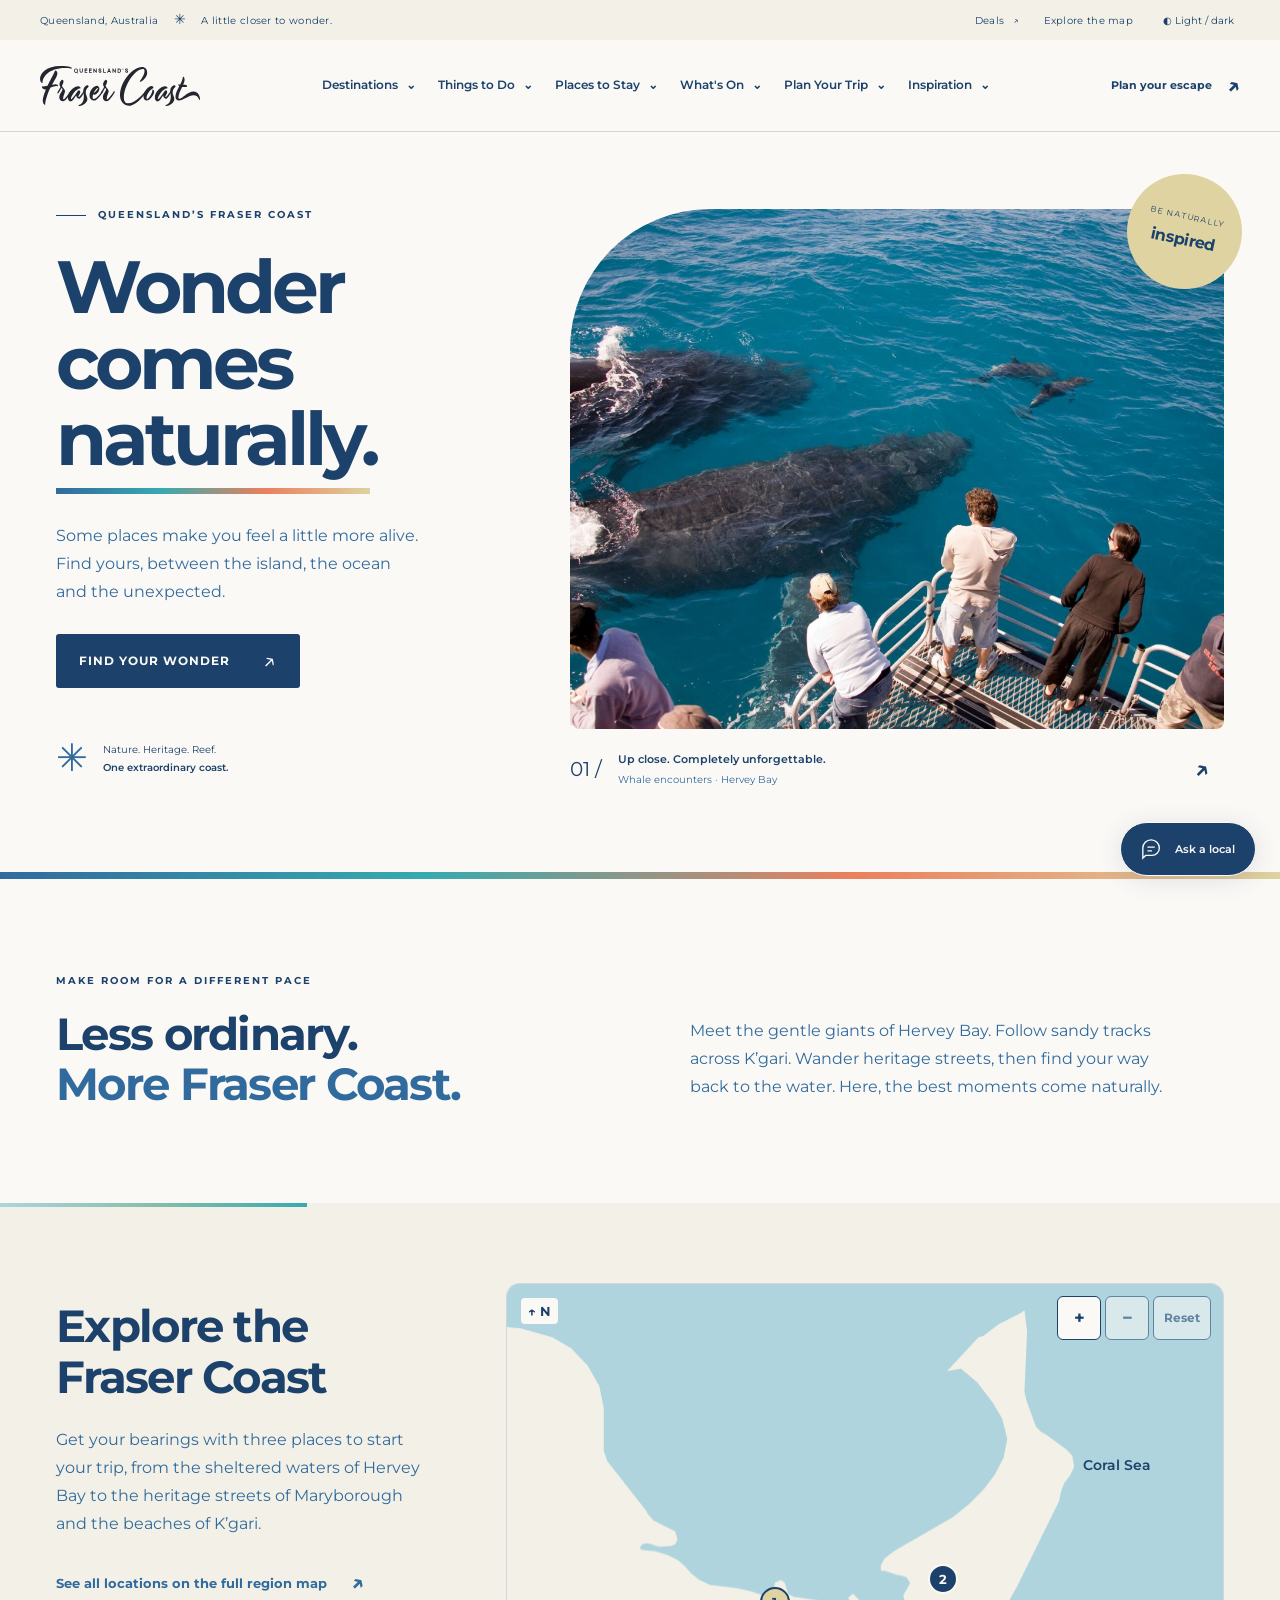
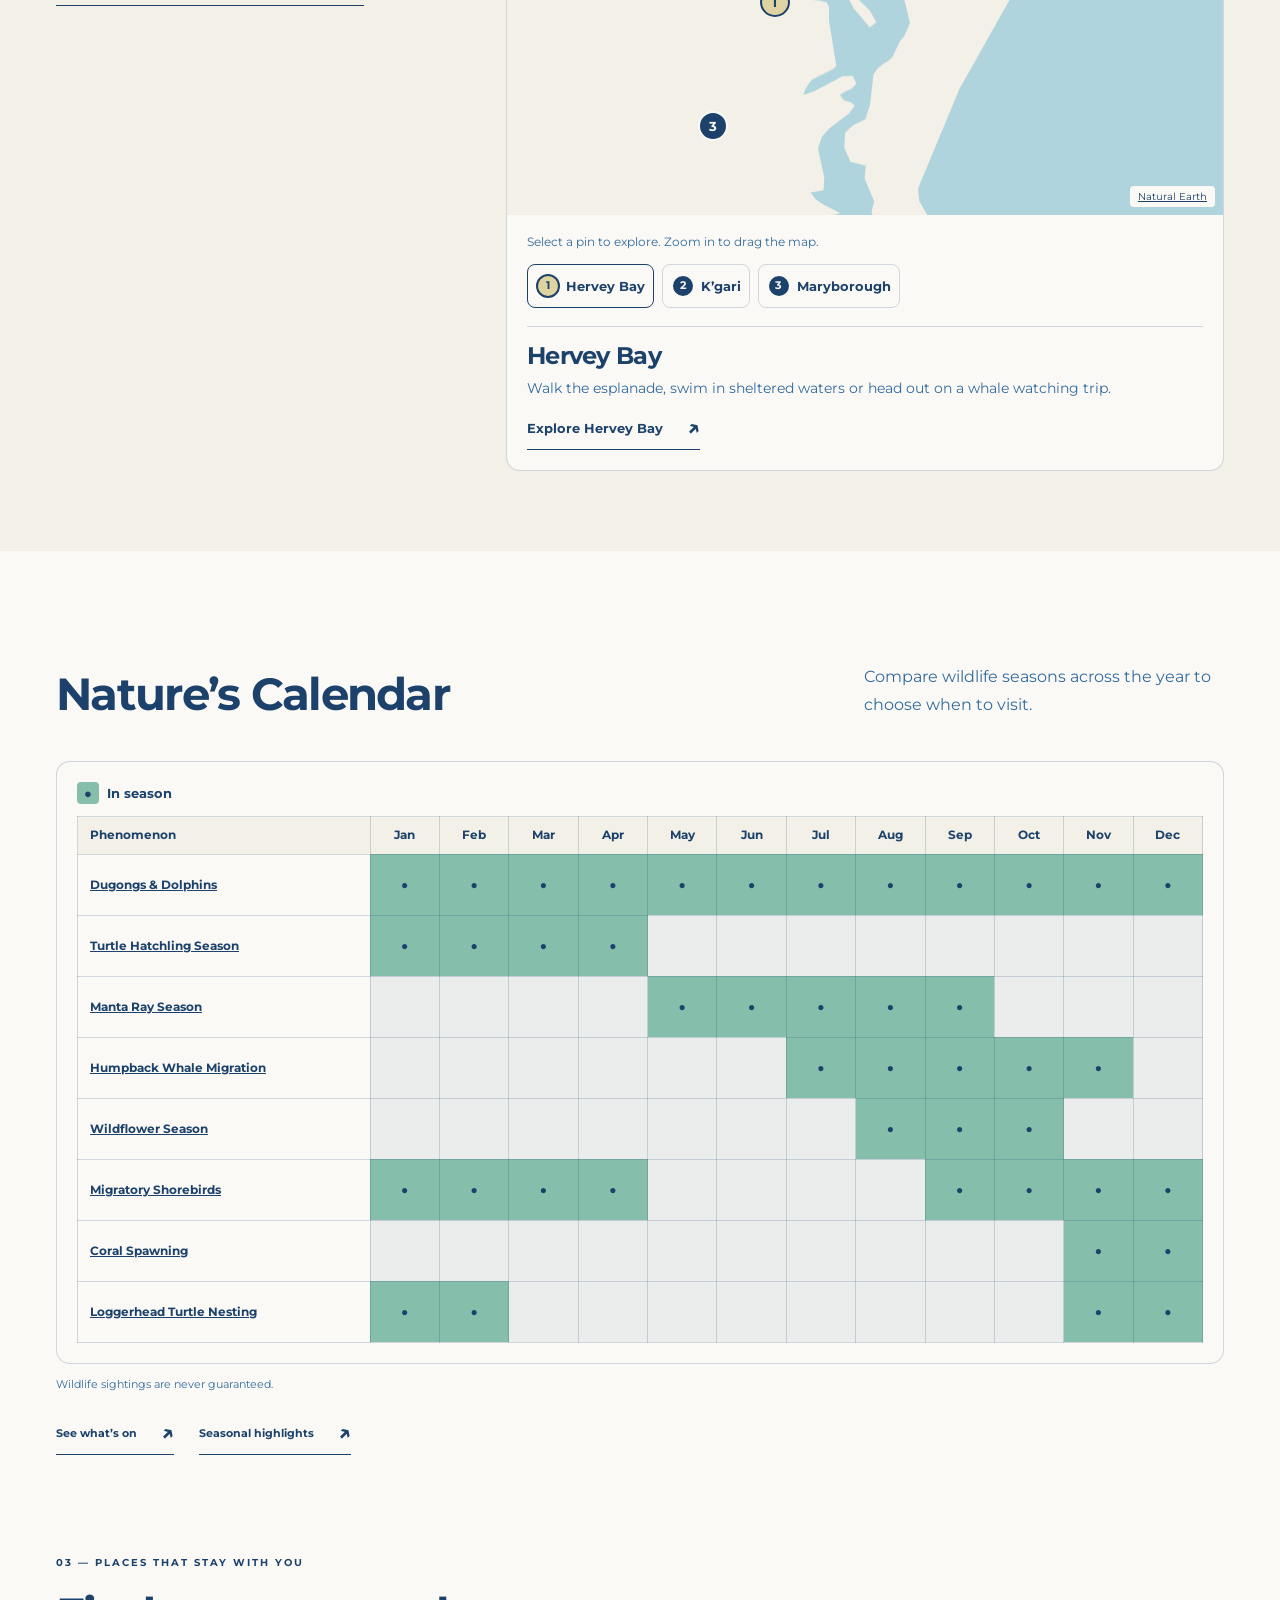
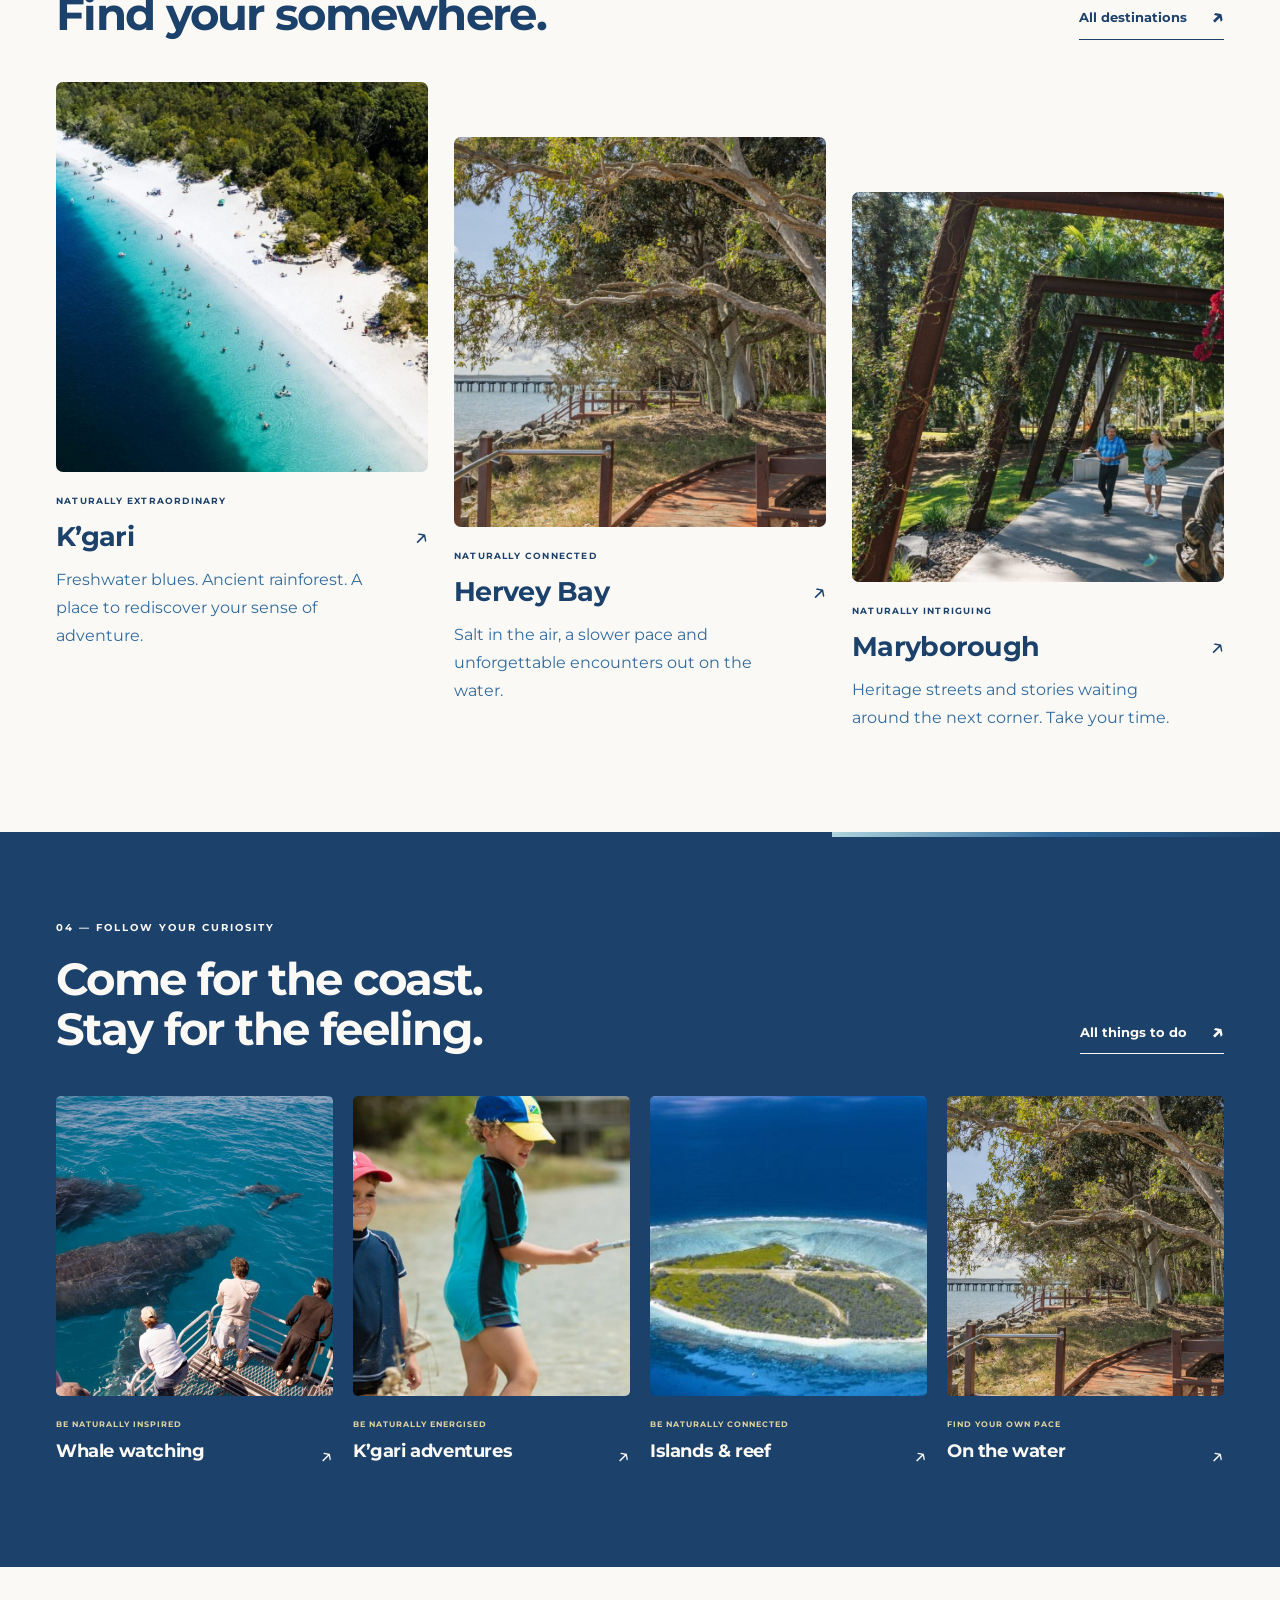
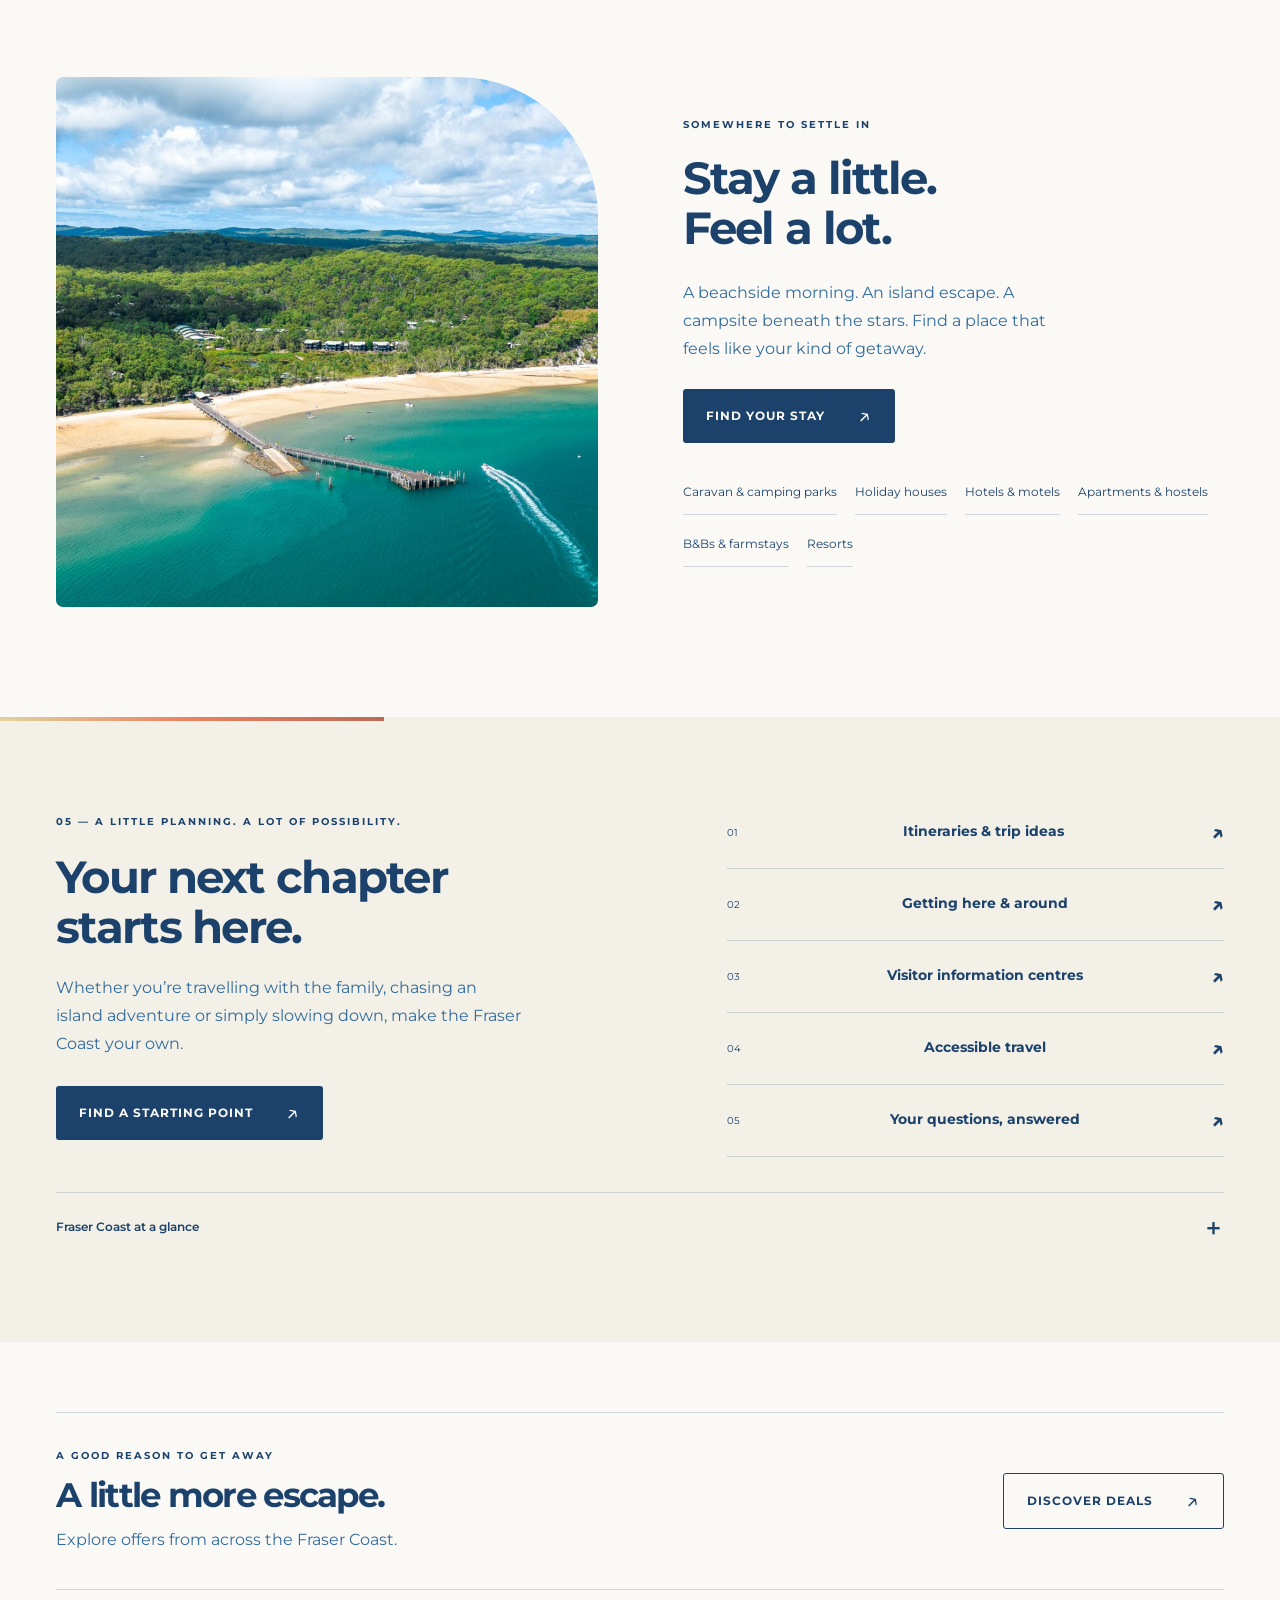
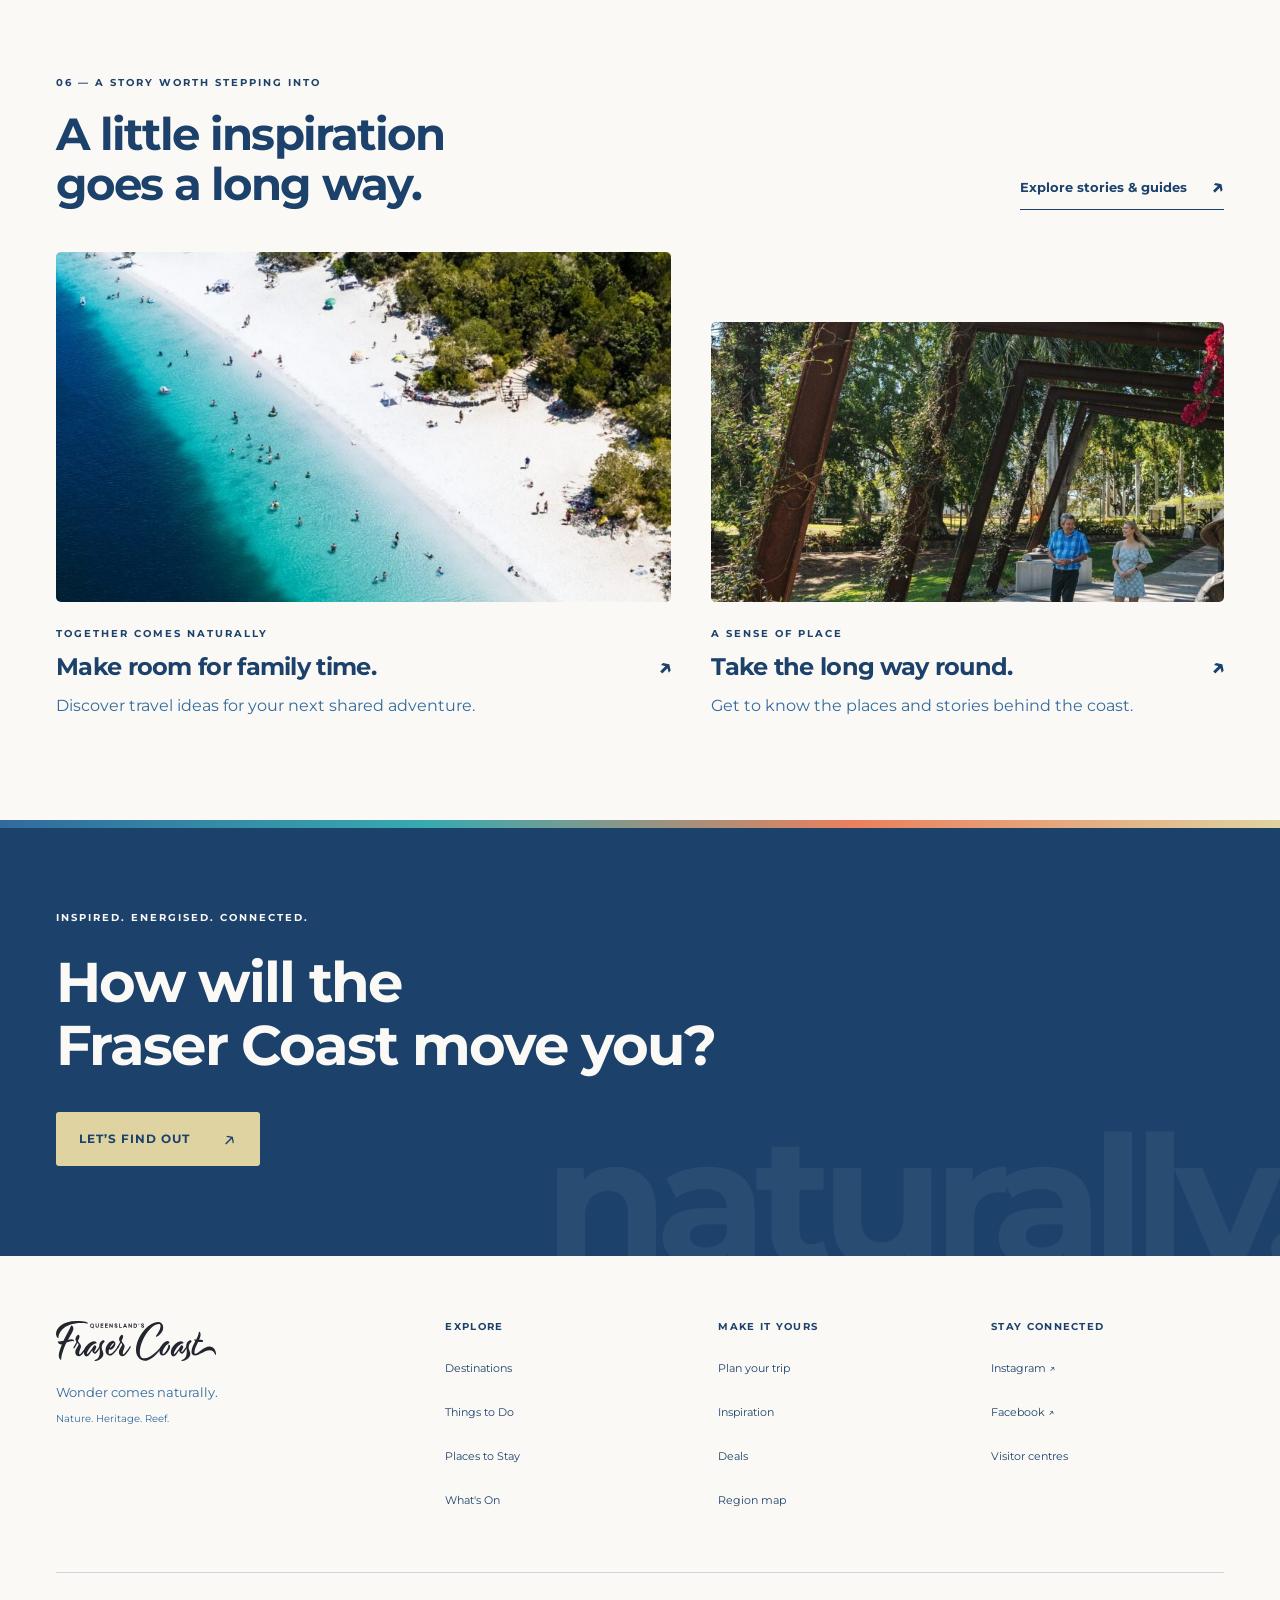
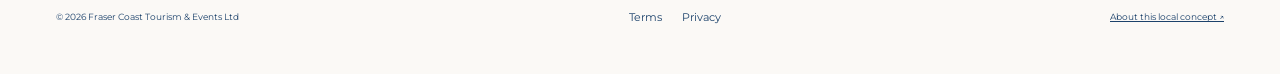
<file: index.html>
<!doctype html><html lang="en-AU" data-theme="light"><head><meta charset="utf-8"><meta name="viewport" content="width=device-width,initial-scale=1"><meta name="robots" content="noindex,nofollow"><title>Wonder comes naturally | Fraser Coast — local concept</title><meta name="description" content="A local design concept for Queensland’s Fraser Coast. Discover K’gari, Hervey Bay, heritage, reef and nature."><link rel="stylesheet" href="design.css"><script defer src="design.js"></script><script defer src="assets/region-map-data.js"></script><script defer src="region-map.js"></script></head><body>
<a href="#main" class="skip-link">Skip to content</a>
<div class="utility-strip"><span>Queensland, Australia <span class="small-sun" aria-hidden="true">✳</span> A little closer to wonder.</span><div><a class="utility-link" href="https://visitfrasercoast-com-git-dev-fcte.vercel.app/deals">Deals <span aria-hidden="true">↗</span></a><a href="#region" class="utility-link">Explore the map</a><button id="theme-toggle" aria-label="Switch to dark theme" title="Switch colour theme">◐ <span>Light / dark</span></button></div></div>
<header class="site-header"><a class="brand" href="#" aria-label="Fraser Coast home"><img src="assets/current-site-logo.svg" width="160" height="40" alt="Queensland’s Fraser Coast"></a><button id="mobile-toggle" aria-controls="primary-nav" aria-expanded="false" aria-label="Open menu"><span>Menu</span><span aria-hidden="true">☰</span></button><nav id="primary-nav" aria-label="Primary navigation"><div class="nav-hub"><button class="nav-trigger" aria-expanded="false" aria-controls="menu-destinations">Destinations <span aria-hidden="true">⌄</span></button><div class="mega-panel" id="menu-destinations" hidden><div class="mega-intro"><span class="eyebrow">Find your kind of wonder</span><h2>Destinations</h2><a class="text-link" href="https://visitfrasercoast-com-git-dev-fcte.vercel.app/destinations">View all Destinations <span aria-hidden="true">↗</span></a><aside><a class="text-link" href="https://visitfrasercoast-com-git-dev-fcte.vercel.app/destinations/map">Explore the region map <span aria-hidden="true">↗</span></a><p>See towns, beaches, attractions and operators on one interactive map.</p></aside></div><div class="mega-groups"><section><h3>Popular towns</h3><ul><li><a class="menu-link" href="https://visitfrasercoast-com-git-dev-fcte.vercel.app/destinations/hervey-bay">Hervey Bay <span aria-hidden="true">↗</span></a></li><li><a class="menu-link" href="https://visitfrasercoast-com-git-dev-fcte.vercel.app/destinations/maryborough">Maryborough <span aria-hidden="true">↗</span></a></li><li><a class="menu-link" href="https://visitfrasercoast-com-git-dev-fcte.vercel.app/destinations/tiaro">Tiaro <span aria-hidden="true">↗</span></a></li></ul></section><section><h3>More towns</h3><ul><li><a class="menu-link" href="https://visitfrasercoast-com-git-dev-fcte.vercel.app/destinations/burrum-heads">Burrum Heads <span aria-hidden="true">↗</span></a></li><li><a class="menu-link" href="https://visitfrasercoast-com-git-dev-fcte.vercel.app/destinations/toogoom">Toogoom <span aria-hidden="true">↗</span></a></li><li><a class="menu-link" href="https://visitfrasercoast-com-git-dev-fcte.vercel.app/destinations/river-heads">River Heads <span aria-hidden="true">↗</span></a></li><li><a class="menu-link" href="https://visitfrasercoast-com-git-dev-fcte.vercel.app/destinations/howard">Howard <span aria-hidden="true">↗</span></a></li><li><a class="menu-link" href="https://visitfrasercoast-com-git-dev-fcte.vercel.app/destinations/boonooroo">Boonooroo <span aria-hidden="true">↗</span></a></li><li><a class="menu-link" href="https://visitfrasercoast-com-git-dev-fcte.vercel.app/destinations/poona">Poona <span aria-hidden="true">↗</span></a></li><li><a class="menu-link" href="https://visitfrasercoast-com-git-dev-fcte.vercel.app/destinations/torbanlea">Torbanlea <span aria-hidden="true">↗</span></a></li></ul></section><section><h3>Islands &amp; gateways</h3><ul><li><a class="menu-link" href="https://visitfrasercoast-com-git-dev-fcte.vercel.app/destinations/kgari-fraser-island">K&#39;gari (Fraser Island) <span aria-hidden="true">↗</span></a></li><li><a class="menu-link" href="https://visitfrasercoast-com-git-dev-fcte.vercel.app/destinations/lady-elliot-island">Lady Elliot Island <span aria-hidden="true">↗</span></a></li><li><a class="menu-link" href="https://visitfrasercoast-com-git-dev-fcte.vercel.app/destinations/lady-musgrave-island">Lady Musgrave Island <span aria-hidden="true">↗</span></a></li><li><a class="menu-link" href="https://visitfrasercoast-com-git-dev-fcte.vercel.app/destinations/great-sandy-strait">Great Sandy Strait <span aria-hidden="true">↗</span></a></li><li><a class="menu-link" href="https://visitfrasercoast-com-git-dev-fcte.vercel.app/destinations/tin-can-bay">Tin Can Bay <span aria-hidden="true">↗</span></a></li><li><a class="menu-link" href="https://visitfrasercoast-com-git-dev-fcte.vercel.app/destinations/rainbow-beach">Rainbow Beach <span aria-hidden="true">↗</span></a></li></ul></section></div></div></div><div class="nav-hub"><button class="nav-trigger" aria-expanded="false" aria-controls="menu-things-to-do">Things to Do <span aria-hidden="true">⌄</span></button><div class="mega-panel" id="menu-things-to-do" hidden><div class="mega-intro"><span class="eyebrow">Find your kind of wonder</span><h2>Things to Do</h2><a class="text-link" href="https://visitfrasercoast-com-git-dev-fcte.vercel.app/things-to-do">View all Things to Do <span aria-hidden="true">↗</span></a></div><div class="mega-groups"><section><h3>By experience</h3><ul><li><a class="menu-link" href="https://visitfrasercoast-com-git-dev-fcte.vercel.app/things-to-do/whale-watching">Whale watching <span aria-hidden="true">↗</span></a></li><li><a class="menu-link" href="https://visitfrasercoast-com-git-dev-fcte.vercel.app/things-to-do/camping-caravanning">Camping &amp; caravanning <span aria-hidden="true">↗</span></a></li><li><a class="menu-link" href="https://visitfrasercoast-com-git-dev-fcte.vercel.app/things-to-do/diving-reefs">Diving &amp; reefs <span aria-hidden="true">↗</span></a></li><li><a class="menu-link" href="https://visitfrasercoast-com-git-dev-fcte.vercel.app/things-to-do/fishing">Fishing <span aria-hidden="true">↗</span></a></li><li><a class="menu-link" href="https://visitfrasercoast-com-git-dev-fcte.vercel.app/things-to-do/kgari-4wd">4WD on K&#39;gari <span aria-hidden="true">↗</span></a></li><li><a class="menu-link" href="https://visitfrasercoast-com-git-dev-fcte.vercel.app/things-to-do/beaches">Beaches <span aria-hidden="true">↗</span></a></li></ul></section><section><h3>More to do</h3><ul><li><a class="menu-link" href="https://visitfrasercoast-com-git-dev-fcte.vercel.app/things-to-do/sailing">Boating &amp; sailing <span aria-hidden="true">↗</span></a></li><li><a class="menu-link" href="https://visitfrasercoast-com-git-dev-fcte.vercel.app/things-to-do/nature-wildlife">Nature &amp; wildlife <span aria-hidden="true">↗</span></a></li><li><a class="menu-link" href="https://visitfrasercoast-com-git-dev-fcte.vercel.app/things-to-do/walking-trails">Walking &amp; rail trails <span aria-hidden="true">↗</span></a></li><li><a class="menu-link" href="https://visitfrasercoast-com-git-dev-fcte.vercel.app/things-to-do/heritage-military">Heritage &amp; military <span aria-hidden="true">↗</span></a></li><li><a class="menu-link" href="https://visitfrasercoast-com-git-dev-fcte.vercel.app/things-to-do/markets">Markets <span aria-hidden="true">↗</span></a></li><li><a class="menu-link" href="https://visitfrasercoast-com-git-dev-fcte.vercel.app/things-to-do/dining">Dining &amp; food <span aria-hidden="true">↗</span></a></li></ul></section><section><h3>Operators</h3><ul><li><a class="menu-link" href="https://visitfrasercoast-com-git-dev-fcte.vercel.app/operators">Operators directory <span aria-hidden="true">↗</span></a></li></ul></section></div></div></div><div class="nav-hub"><button class="nav-trigger" aria-expanded="false" aria-controls="menu-places-to-stay">Places to Stay <span aria-hidden="true">⌄</span></button><div class="mega-panel" id="menu-places-to-stay" hidden><div class="mega-intro"><span class="eyebrow">Find your kind of wonder</span><h2>Places to Stay</h2><a class="text-link" href="https://visitfrasercoast-com-git-dev-fcte.vercel.app/where-to-stay">View all Places to Stay <span aria-hidden="true">↗</span></a></div><div class="mega-groups"><section><h3>Where to stay</h3><ul><li><a class="menu-link" href="https://visitfrasercoast-com-git-dev-fcte.vercel.app/where-to-stay/caravan-parks">Caravan &amp; camping parks <span aria-hidden="true">↗</span></a></li><li><a class="menu-link" href="https://visitfrasercoast-com-git-dev-fcte.vercel.app/where-to-stay/holiday-houses">Holiday houses <span aria-hidden="true">↗</span></a></li><li><a class="menu-link" href="https://visitfrasercoast-com-git-dev-fcte.vercel.app/where-to-stay/hotels-motels">Hotels &amp; motels <span aria-hidden="true">↗</span></a></li><li><a class="menu-link" href="https://visitfrasercoast-com-git-dev-fcte.vercel.app/where-to-stay/apartments-hostels">Apartments &amp; hostels <span aria-hidden="true">↗</span></a></li><li><a class="menu-link" href="https://visitfrasercoast-com-git-dev-fcte.vercel.app/where-to-stay/bed-breakfast-farmstays">B&amp;Bs &amp; farmstays <span aria-hidden="true">↗</span></a></li><li><a class="menu-link" href="https://visitfrasercoast-com-git-dev-fcte.vercel.app/where-to-stay/resorts">Resorts <span aria-hidden="true">↗</span></a></li></ul></section><section><h3>Operators</h3><ul><li><a class="menu-link" href="https://visitfrasercoast-com-git-dev-fcte.vercel.app/operators">Operators directory <span aria-hidden="true">↗</span></a></li></ul></section></div></div></div><div class="nav-hub"><button class="nav-trigger" aria-expanded="false" aria-controls="menu-whats-on">What&#39;s On <span aria-hidden="true">⌄</span></button><div class="mega-panel" id="menu-whats-on" hidden><div class="mega-intro"><span class="eyebrow">Find your kind of wonder</span><h2>What&#39;s On</h2><a class="text-link" href="https://visitfrasercoast-com-git-dev-fcte.vercel.app/events">View all What&#39;s On <span aria-hidden="true">↗</span></a></div><div class="mega-groups"><section><h3>Events</h3><ul><li><a class="menu-link" href="https://visitfrasercoast-com-git-dev-fcte.vercel.app/events">All events <span aria-hidden="true">↗</span></a></li><li><a class="menu-link" href="https://visitfrasercoast-com-git-dev-fcte.vercel.app/seasons">Seasonal highlights <span aria-hidden="true">↗</span></a></li></ul></section></div></div></div><div class="nav-hub"><button class="nav-trigger" aria-expanded="false" aria-controls="menu-plan-your-trip">Plan Your Trip <span aria-hidden="true">⌄</span></button><div class="mega-panel" id="menu-plan-your-trip" hidden><div class="mega-intro"><span class="eyebrow">Find your kind of wonder</span><h2>Plan Your Trip</h2><a class="text-link" href="https://visitfrasercoast-com-git-dev-fcte.vercel.app/plan-your-trip">View all Plan Your Trip <span aria-hidden="true">↗</span></a></div><div class="mega-groups"><section><h3>Getting here &amp; around</h3><ul><li><a class="menu-link" href="https://visitfrasercoast-com-git-dev-fcte.vercel.app/plan-your-trip/getting-here">Getting here <span aria-hidden="true">↗</span></a></li><li><a class="menu-link" href="https://visitfrasercoast-com-git-dev-fcte.vercel.app/plan-your-trip/getting-around">Getting around <span aria-hidden="true">↗</span></a></li><li><a class="menu-link" href="https://visitfrasercoast-com-git-dev-fcte.vercel.app/plan-your-trip/kgari-ferries">K&#39;gari ferries <span aria-hidden="true">↗</span></a></li><li><a class="menu-link" href="https://visitfrasercoast-com-git-dev-fcte.vercel.app/plan-your-trip/kgari-permits">K&#39;gari permits <span aria-hidden="true">↗</span></a></li></ul></section><section><h3>Know before you go</h3><ul><li><a class="menu-link" href="https://visitfrasercoast-com-git-dev-fcte.vercel.app/plan-your-trip/dingo-safety">Dingo safety <span aria-hidden="true">↗</span></a></li><li><a class="menu-link" href="https://visitfrasercoast-com-git-dev-fcte.vercel.app/plan-your-trip/weather">Weather <span aria-hidden="true">↗</span></a></li><li><a class="menu-link" href="https://visitfrasercoast-com-git-dev-fcte.vercel.app/plan-your-trip/visitor-centres">Visitor centres <span aria-hidden="true">↗</span></a></li><li><a class="menu-link" href="https://visitfrasercoast-com-git-dev-fcte.vercel.app/plan-your-trip/accessibility">Accessibility <span aria-hidden="true">↗</span></a></li><li><a class="menu-link" href="https://visitfrasercoast-com-git-dev-fcte.vercel.app/plan-your-trip/maps">Maps <span aria-hidden="true">↗</span></a></li></ul></section><section><h3>Plan with us</h3><ul><li><a class="menu-link" href="https://visitfrasercoast-com-git-dev-fcte.vercel.app/itineraries">Itineraries <span aria-hidden="true">↗</span></a></li><li><a class="menu-link" href="https://visitfrasercoast-com-git-dev-fcte.vercel.app/faqs">FAQs <span aria-hidden="true">↗</span></a></li></ul></section></div></div></div><div class="nav-hub"><button class="nav-trigger" aria-expanded="false" aria-controls="menu-inspiration">Inspiration <span aria-hidden="true">⌄</span></button><div class="mega-panel" id="menu-inspiration" hidden><div class="mega-intro"><span class="eyebrow">Find your kind of wonder</span><h2>Inspiration</h2><a class="text-link" href="https://visitfrasercoast-com-git-dev-fcte.vercel.app/stories">View all Inspiration <span aria-hidden="true">↗</span></a></div><div class="mega-groups"><section><h3>Travel ideas</h3><ul><li><a class="menu-link" href="https://visitfrasercoast-com-git-dev-fcte.vercel.app/travel-ideas/families">For families <span aria-hidden="true">↗</span></a></li></ul></section><section><h3>Stories &amp; guides</h3><ul><li><a class="menu-link" href="https://visitfrasercoast-com-git-dev-fcte.vercel.app/stories">All stories <span aria-hidden="true">↗</span></a></li></ul></section></div></div></div></nav><a class="header-plan" href="#plan">Plan your escape <span aria-hidden="true">↗</span></a></header>
<main id="main">
<section class="hero wrap" data-template-section="hero"><div class="hero-copy"><div class="eyebrow"><span class="line"></span> Queensland’s Fraser Coast</div><h1>Wonder<br>comes<br><span>naturally.</span></h1><p>Some places make you feel a little more alive.<br class="desktop"> Find yours, between the island, the ocean<br class="desktop"> and the unexpected.</p><a class="button primary" href="#destinations">Find your wonder <span aria-hidden="true">↗</span></a><div class="hero-note"><span class="compass" aria-hidden="true">✳</span><span>Nature. Heritage. Reef.<br><strong>One extraordinary coast.</strong></span></div></div><figure class="hero-image"><img src="assets/hero.jpg" alt="Visitors watching humpback whales beside their boat in Fraser Coast waters" fetchpriority="high"><figcaption><span class="image-number">01 /</span><span>Up close. Completely unforgettable.<small>Whale encounters · Hervey Bay</small></span><a href="https://visitfrasercoast-com-git-dev-fcte.vercel.app/things-to-do/whale-watching" aria-label="Explore whale watching">↗</a></figcaption></figure><div class="hero-stamp" aria-hidden="true">BE NATURALLY<br><strong>inspired</strong></div></section>
<div class="brand-ribbon" aria-hidden="true"></div>
<section class="intro wrap"><span class="eyebrow">Make room for a different pace</span><h2>Less ordinary.<br><span>More Fraser Coast.</span></h2><p>Meet the gentle giants of Hervey Bay. Follow sandy tracks across K’gari. Wander heritage streets, then find your way back to the water. Here, the best moments come naturally.</p></section>
<section class="region-section" id="region" data-template-section="region-map">
 <div class="wrap region-layout">
  <div class="region-copy">
   <h2 id="map-title">Explore the Fraser Coast</h2>
   <p>Get your bearings with three places to start your trip, from the sheltered waters of Hervey Bay to the heritage streets of Maryborough and the beaches of K’gari.</p>
   <p><a class="text-link" href="https://visitfrasercoast-com-git-dev-fcte.vercel.app/destinations/map">See all locations on the full region map <span aria-hidden="true">↗</span></a></p>
  </div>
  <div class="homepage-map" role="group" aria-labelledby="map-title">
 <div class="map-viewport" role="group" tabindex="0" aria-label="Region map. Use arrow keys to pan when zoomed in." aria-describedby="map-instructions">
  <canvas class="map-canvas" aria-hidden="true"></canvas>
  <span class="map-north" aria-hidden="true">↑ N</span>
  <span class="map-water-label" aria-hidden="true">Coral Sea</span>
  <button class="map-pin" type="button" data-place="hervey-bay" data-lat="-25.2882" data-lng="152.8175" aria-label="Hervey Bay on the map" aria-controls="map-place-details" aria-pressed="true"><span aria-hidden="true">1</span></button><button class="map-pin" type="button" data-place="kgari-fraser-island" data-lat="-25.24" data-lng="153.13" aria-label="K’gari on the map" aria-controls="map-place-details" aria-pressed="false"><span aria-hidden="true">2</span></button><button class="map-pin" type="button" data-place="maryborough" data-lat="-25.5407" data-lng="152.7019" aria-label="Maryborough on the map" aria-controls="map-place-details" aria-pressed="false"><span aria-hidden="true">3</span></button>
  <div class="map-controls" aria-label="Map controls" role="group">
   <button type="button" data-map-action="zoom-in" aria-label="Zoom in">+</button>
   <button type="button" data-map-action="zoom-out" aria-label="Zoom out" disabled>−</button>
   <button type="button" data-map-action="reset" aria-label="Reset map view" disabled>Reset</button>
  </div>
  <a class="map-credit" href="https://www.naturalearthdata.com/downloads/10m-physical-vectors/10m-land/">Natural Earth</a>
 </div>
 <div class="map-content">
  <p id="map-instructions">Select a pin to explore. Zoom in to drag the map.</p>
  <div class="map-places" role="group" aria-label="Featured places">
   <button type="button" data-place="hervey-bay" aria-controls="map-place-details" aria-pressed="true"><span aria-hidden="true">1</span>Hervey Bay</button><button type="button" data-place="kgari-fraser-island" aria-controls="map-place-details" aria-pressed="false"><span aria-hidden="true">2</span>K’gari</button><button type="button" data-place="maryborough" aria-controls="map-place-details" aria-pressed="false"><span aria-hidden="true">3</span>Maryborough</button>
  </div>
  <div id="map-place-details" aria-live="polite">
   <article data-place-details="hervey-bay"><h3>Hervey Bay</h3><p>Walk the esplanade, swim in sheltered waters or head out on a whale watching trip.</p><a class="text-link" href="https://visitfrasercoast-com-git-dev-fcte.vercel.app/destinations/hervey-bay">Explore Hervey Bay <span aria-hidden="true">↗</span></a></article><article data-place-details="kgari-fraser-island" hidden><h3>K’gari</h3><p>Explore freshwater lakes, rainforest and long beaches on the world’s largest sand island.</p><a class="text-link" href="https://visitfrasercoast-com-git-dev-fcte.vercel.app/destinations/kgari-fraser-island">Explore K’gari <span aria-hidden="true">↗</span></a></article><article data-place-details="maryborough" hidden><h3>Maryborough</h3><p>Discover heritage streets and stories along the Mary River.</p><a class="text-link" href="https://visitfrasercoast-com-git-dev-fcte.vercel.app/destinations/maryborough">Explore Maryborough <span aria-hidden="true">↗</span></a></article>
  </div>
 </div>
</div>
 </div>
</section>
<section class="season wrap" id="season" data-template-section="season-events">
 <div class="section-heading">
  <h2>Nature’s Calendar</h2>
  <p>Compare wildlife seasons across the year to choose when to visit.</p>
 </div>
 <div class="calendar-overview">
  <div class="calendar-legend"><span aria-hidden="true">●</span> In season</div>
  <table role="table" aria-label="Nature’s Calendar, January to December" class="cms-nature-calendar__grid"><thead role="rowgroup"><tr role="row"><th role="columnheader" scope="col" class="cms-nature-calendar__rowhead">Phenomenon</th><th role="columnheader" scope="col" aria-label="January" title="January">Jan</th><th role="columnheader" scope="col" aria-label="February" title="February">Feb</th><th role="columnheader" scope="col" aria-label="March" title="March">Mar</th><th role="columnheader" scope="col" aria-label="April" title="April">Apr</th><th role="columnheader" scope="col" aria-label="May" title="May">May</th><th role="columnheader" scope="col" aria-label="June" title="June">Jun</th><th role="columnheader" scope="col" aria-label="July" title="July">Jul</th><th role="columnheader" scope="col" aria-label="August" title="August">Aug</th><th role="columnheader" scope="col" aria-label="September" title="September">Sep</th><th role="columnheader" scope="col" aria-label="October" title="October">Oct</th><th role="columnheader" scope="col" aria-label="November" title="November">Nov</th><th role="columnheader" scope="col" aria-label="December" title="December">Dec</th></tr></thead><tbody role="rowgroup"><tr role="row"><th role="rowheader" scope="row" class="cms-nature-calendar__rowhead"><a href="https://visitfrasercoast-com-git-dev-fcte.vercel.app/events/natures-calendar-dugongs-dolphins">Dugongs &amp; Dolphins</a><span class="cms-nature-calendar__blurb">The Great Sandy Strait is home to dugongs and dolphins year-round — one of the most important dugong habitats in the world.</span></th><td role="cell" data-on="true" aria-label="January: in season"><span aria-hidden="true">●</span></td><td role="cell" data-on="true" aria-label="February: in season"><span aria-hidden="true">●</span></td><td role="cell" data-on="true" aria-label="March: in season"><span aria-hidden="true">●</span></td><td role="cell" data-on="true" aria-label="April: in season"><span aria-hidden="true">●</span></td><td role="cell" data-on="true" aria-label="May: in season"><span aria-hidden="true">●</span></td><td role="cell" data-on="true" aria-label="June: in season"><span aria-hidden="true">●</span></td><td role="cell" data-on="true" aria-label="July: in season"><span aria-hidden="true">●</span></td><td role="cell" data-on="true" aria-label="August: in season"><span aria-hidden="true">●</span></td><td role="cell" data-on="true" aria-label="September: in season"><span aria-hidden="true">●</span></td><td role="cell" data-on="true" aria-label="October: in season"><span aria-hidden="true">●</span></td><td role="cell" data-on="true" aria-label="November: in season"><span aria-hidden="true">●</span></td><td role="cell" data-on="true" aria-label="December: in season"><span aria-hidden="true">●</span></td></tr><tr role="row"><th role="rowheader" scope="row" class="cms-nature-calendar__rowhead"><a href="https://visitfrasercoast-com-git-dev-fcte.vercel.app/events/natures-calendar-turtle-hatching">Turtle Hatchling Season</a><span class="cms-nature-calendar__blurb">Tiny turtle hatchlings emerge and dash for the sea from January to April — a magical end to the nesting cycle.</span></th><td role="cell" data-on="true" aria-label="January: in season"><span aria-hidden="true">●</span></td><td role="cell" data-on="true" aria-label="February: in season"><span aria-hidden="true">●</span></td><td role="cell" data-on="true" aria-label="March: in season"><span aria-hidden="true">●</span></td><td role="cell" data-on="true" aria-label="April: in season"><span aria-hidden="true">●</span></td><td role="cell" data-on="false"></td><td role="cell" data-on="false"></td><td role="cell" data-on="false"></td><td role="cell" data-on="false"></td><td role="cell" data-on="false"></td><td role="cell" data-on="false"></td><td role="cell" data-on="false"></td><td role="cell" data-on="false"></td></tr><tr role="row"><th role="rowheader" scope="row" class="cms-nature-calendar__rowhead"><a href="https://visitfrasercoast-com-git-dev-fcte.vercel.app/events/natures-calendar-manta-rays">Manta Ray Season</a><span class="cms-nature-calendar__blurb">Reef manta rays gather around Lady Elliot Island on the Southern Great Barrier Reef from May to September.</span></th><td role="cell" data-on="false"></td><td role="cell" data-on="false"></td><td role="cell" data-on="false"></td><td role="cell" data-on="false"></td><td role="cell" data-on="true" aria-label="May: in season"><span aria-hidden="true">●</span></td><td role="cell" data-on="true" aria-label="June: in season"><span aria-hidden="true">●</span></td><td role="cell" data-on="true" aria-label="July: in season"><span aria-hidden="true">●</span></td><td role="cell" data-on="true" aria-label="August: in season"><span aria-hidden="true">●</span></td><td role="cell" data-on="true" aria-label="September: in season"><span aria-hidden="true">●</span></td><td role="cell" data-on="false"></td><td role="cell" data-on="false"></td><td role="cell" data-on="false"></td></tr><tr role="row"><th role="rowheader" scope="row" class="cms-nature-calendar__rowhead"><a href="https://visitfrasercoast-com-git-dev-fcte.vercel.app/events/natures-calendar-humpback-whales">Humpback Whale Migration</a><span class="cms-nature-calendar__blurb">Thousands of humpback whales rest in the sheltered waters of Hervey Bay on their southern migration — the calving and playground season runs July to November.</span></th><td role="cell" data-on="false"></td><td role="cell" data-on="false"></td><td role="cell" data-on="false"></td><td role="cell" data-on="false"></td><td role="cell" data-on="false"></td><td role="cell" data-on="false"></td><td role="cell" data-on="true" aria-label="July: in season"><span aria-hidden="true">●</span></td><td role="cell" data-on="true" aria-label="August: in season"><span aria-hidden="true">●</span></td><td role="cell" data-on="true" aria-label="September: in season"><span aria-hidden="true">●</span></td><td role="cell" data-on="true" aria-label="October: in season"><span aria-hidden="true">●</span></td><td role="cell" data-on="true" aria-label="November: in season"><span aria-hidden="true">●</span></td><td role="cell" data-on="false"></td></tr><tr role="row"><th role="rowheader" scope="row" class="cms-nature-calendar__rowhead"><a href="https://visitfrasercoast-com-git-dev-fcte.vercel.app/events/natures-calendar-wildflowers">Wildflower Season</a><span class="cms-nature-calendar__blurb">Heath and wallum wildflowers bloom across the Great Sandy region from August to October, carpeting the national parks in colour.</span></th><td role="cell" data-on="false"></td><td role="cell" data-on="false"></td><td role="cell" data-on="false"></td><td role="cell" data-on="false"></td><td role="cell" data-on="false"></td><td role="cell" data-on="false"></td><td role="cell" data-on="false"></td><td role="cell" data-on="true" aria-label="August: in season"><span aria-hidden="true">●</span></td><td role="cell" data-on="true" aria-label="September: in season"><span aria-hidden="true">●</span></td><td role="cell" data-on="true" aria-label="October: in season"><span aria-hidden="true">●</span></td><td role="cell" data-on="false"></td><td role="cell" data-on="false"></td></tr><tr role="row"><th role="rowheader" scope="row" class="cms-nature-calendar__rowhead"><a href="https://visitfrasercoast-com-git-dev-fcte.vercel.app/events/natures-calendar-shorebirds">Migratory Shorebirds</a><span class="cms-nature-calendar__blurb">Tens of thousands of migratory shorebirds feed on the Great Sandy Strait flats from September to April after flying from the Arctic.</span></th><td role="cell" data-on="true" aria-label="January: in season"><span aria-hidden="true">●</span></td><td role="cell" data-on="true" aria-label="February: in season"><span aria-hidden="true">●</span></td><td role="cell" data-on="true" aria-label="March: in season"><span aria-hidden="true">●</span></td><td role="cell" data-on="true" aria-label="April: in season"><span aria-hidden="true">●</span></td><td role="cell" data-on="false"></td><td role="cell" data-on="false"></td><td role="cell" data-on="false"></td><td role="cell" data-on="false"></td><td role="cell" data-on="true" aria-label="September: in season"><span aria-hidden="true">●</span></td><td role="cell" data-on="true" aria-label="October: in season"><span aria-hidden="true">●</span></td><td role="cell" data-on="true" aria-label="November: in season"><span aria-hidden="true">●</span></td><td role="cell" data-on="true" aria-label="December: in season"><span aria-hidden="true">●</span></td></tr><tr role="row"><th role="rowheader" scope="row" class="cms-nature-calendar__rowhead"><a href="https://visitfrasercoast-com-git-dev-fcte.vercel.app/events/natures-calendar-coral-spawning">Coral Spawning</a><span class="cms-nature-calendar__blurb">After the November full moon the Southern Great Barrier Reef erupts in a synchronised coral spawn — an underwater snowstorm of new life.</span></th><td role="cell" data-on="false"></td><td role="cell" data-on="false"></td><td role="cell" data-on="false"></td><td role="cell" data-on="false"></td><td role="cell" data-on="false"></td><td role="cell" data-on="false"></td><td role="cell" data-on="false"></td><td role="cell" data-on="false"></td><td role="cell" data-on="false"></td><td role="cell" data-on="false"></td><td role="cell" data-on="true" aria-label="November: in season"><span aria-hidden="true">●</span></td><td role="cell" data-on="true" aria-label="December: in season"><span aria-hidden="true">●</span></td></tr><tr role="row"><th role="rowheader" scope="row" class="cms-nature-calendar__rowhead"><a href="https://visitfrasercoast-com-git-dev-fcte.vercel.app/events/natures-calendar-turtle-nesting">Loggerhead Turtle Nesting</a><span class="cms-nature-calendar__blurb">Loggerhead and green turtles haul up onto Fraser Coast and K'gari beaches to nest through the warm months, November to February.</span></th><td role="cell" data-on="true" aria-label="January: in season"><span aria-hidden="true">●</span></td><td role="cell" data-on="true" aria-label="February: in season"><span aria-hidden="true">●</span></td><td role="cell" data-on="false"></td><td role="cell" data-on="false"></td><td role="cell" data-on="false"></td><td role="cell" data-on="false"></td><td role="cell" data-on="false"></td><td role="cell" data-on="false"></td><td role="cell" data-on="false"></td><td role="cell" data-on="false"></td><td role="cell" data-on="true" aria-label="November: in season"><span aria-hidden="true">●</span></td><td role="cell" data-on="true" aria-label="December: in season"><span aria-hidden="true">●</span></td></tr></tbody></table>
 </div>
 <p class="fine-print">Wildlife sightings are never guaranteed.</p>
 <div class="season-links"><a class="text-link" href="https://visitfrasercoast-com-git-dev-fcte.vercel.app/events">See what’s on <span aria-hidden="true">↗</span></a><a class="text-link" href="https://visitfrasercoast-com-git-dev-fcte.vercel.app/seasons">Seasonal highlights <span aria-hidden="true">↗</span></a></div>
</section>
<section class="destinations wrap" id="destinations" data-template-section="destinations"><div class="section-heading"><div><span class="eyebrow">03 — Places that stay with you</span><h2>Find your somewhere.</h2></div><a class="text-link" href="https://visitfrasercoast-com-git-dev-fcte.vercel.app/destinations">All destinations <span aria-hidden="true">↗</span></a></div><div class="destination-grid"><article class="destination-card"><a class="image-link" href="https://visitfrasercoast-com-git-dev-fcte.vercel.app/destinations/kgari-fraser-island" aria-label="Explore K’gari"><img class="" src="assets/kgari.jpg" alt="K’gari" loading="lazy"></a><span class="eyebrow">Naturally extraordinary</span><h3><a class="card-title" href="https://visitfrasercoast-com-git-dev-fcte.vercel.app/destinations/kgari-fraser-island">K’gari <span aria-hidden="true">↗</span></a></h3><p>Freshwater blues. Ancient rainforest. A place to rediscover your sense of adventure.</p></article><article class="destination-card"><a class="image-link" href="https://visitfrasercoast-com-git-dev-fcte.vercel.app/destinations/hervey-bay" aria-label="Explore Hervey Bay"><img class="" src="assets/hervey.jpg" alt="Hervey Bay" loading="lazy"></a><span class="eyebrow">Naturally connected</span><h3><a class="card-title" href="https://visitfrasercoast-com-git-dev-fcte.vercel.app/destinations/hervey-bay">Hervey Bay <span aria-hidden="true">↗</span></a></h3><p>Salt in the air, a slower pace and unforgettable encounters out on the water.</p></article><article class="destination-card"><a class="image-link" href="https://visitfrasercoast-com-git-dev-fcte.vercel.app/destinations/maryborough" aria-label="Explore Maryborough"><img class="" src="assets/heritage.jpg" alt="Maryborough" loading="lazy"></a><span class="eyebrow">Naturally intriguing</span><h3><a class="card-title" href="https://visitfrasercoast-com-git-dev-fcte.vercel.app/destinations/maryborough">Maryborough <span aria-hidden="true">↗</span></a></h3><p>Heritage streets and stories waiting around the next corner. Take your time.</p></article></div></section>
<section class="experiences" id="experiences" data-template-section="experiences"><div class="wrap"><div class="section-heading"><div><span class="eyebrow">04 — Follow your curiosity</span><h2>Come for the coast.<br>Stay for the feeling.</h2></div><a class="text-link" href="https://visitfrasercoast-com-git-dev-fcte.vercel.app/things-to-do">All things to do <span aria-hidden="true">↗</span></a></div><div class="experience-grid"><a class="experience-card" href="https://visitfrasercoast-com-git-dev-fcte.vercel.app/things-to-do/whale-watching"><img class="" src="assets/hero.jpg" alt="Whale watching" loading="lazy"><div><span class="eyebrow">Be naturally inspired</span><h3>Whale watching <span aria-hidden="true">↗</span></h3></div></a><a class="experience-card" href="https://visitfrasercoast-com-git-dev-fcte.vercel.app/things-to-do/kgari-4wd"><img class="" src="assets/beach.jpg" alt="K’gari adventures" loading="lazy"><div><span class="eyebrow">Be naturally energised</span><h3>K’gari adventures <span aria-hidden="true">↗</span></h3></div></a><a class="experience-card" href="https://visitfrasercoast-com-git-dev-fcte.vercel.app/things-to-do/diving-reefs"><img class="" src="assets/island.jpg" alt="Islands &amp; reef" loading="lazy"><div><span class="eyebrow">Be naturally connected</span><h3>Islands &amp; reef <span aria-hidden="true">↗</span></h3></div></a><a class="experience-card" href="https://visitfrasercoast-com-git-dev-fcte.vercel.app/things-to-do/fishing"><img class="" src="assets/hervey.jpg" alt="On the water" loading="lazy"><div><span class="eyebrow">Find your own pace</span><h3>On the water <span aria-hidden="true">↗</span></h3></div></a></div></div></section>
<section class="stay wrap"><figure><img class="" src="assets/stay.jpg" alt="Kingfisher Bay Resort on K’gari" loading="lazy"></figure><div><span class="eyebrow">Somewhere to settle in</span><h2>Stay a little.<br>Feel a lot.</h2><p>A beachside morning. An island escape. A campsite beneath the stars. Find a place that feels like your kind of getaway.</p><a class="button primary" href="https://visitfrasercoast-com-git-dev-fcte.vercel.app/where-to-stay">Find your stay <span aria-hidden="true">↗</span></a><div class="stay-categories"><a class="small-link" href="https://visitfrasercoast-com-git-dev-fcte.vercel.app/where-to-stay/caravan-parks">Caravan &amp; camping parks <span aria-hidden="true">↗</span></a><a class="small-link" href="https://visitfrasercoast-com-git-dev-fcte.vercel.app/where-to-stay/holiday-houses">Holiday houses <span aria-hidden="true">↗</span></a><a class="small-link" href="https://visitfrasercoast-com-git-dev-fcte.vercel.app/where-to-stay/hotels-motels">Hotels &amp; motels <span aria-hidden="true">↗</span></a><a class="small-link" href="https://visitfrasercoast-com-git-dev-fcte.vercel.app/where-to-stay/apartments-hostels">Apartments &amp; hostels <span aria-hidden="true">↗</span></a><a class="small-link" href="https://visitfrasercoast-com-git-dev-fcte.vercel.app/where-to-stay/bed-breakfast-farmstays">B&amp;Bs &amp; farmstays <span aria-hidden="true">↗</span></a><a class="small-link" href="https://visitfrasercoast-com-git-dev-fcte.vercel.app/where-to-stay/resorts">Resorts <span aria-hidden="true">↗</span></a></div></div></section>
<section class="plan-section" id="plan" data-template-section="itineraries"><div class="wrap plan-layout"><div><span class="eyebrow">05 — A little planning. A lot of possibility.</span><h2>Your next chapter<br>starts here.</h2><p>Whether you’re travelling with the family, chasing an island adventure or simply slowing down, make the Fraser Coast your own.</p><button class="button primary" data-open="planner">Find a starting point <span aria-hidden="true">↗</span></button></div><div class="plan-links"><a class="text-link" href="https://visitfrasercoast-com-git-dev-fcte.vercel.app/itineraries">Itineraries & trip ideas <span aria-hidden="true">↗</span></a><a class="text-link" href="https://visitfrasercoast-com-git-dev-fcte.vercel.app/plan-your-trip/getting-here">Getting here &amp; around <span aria-hidden="true">↗</span></a><a class="text-link" href="https://visitfrasercoast-com-git-dev-fcte.vercel.app/plan-your-trip/visitor-centres">Visitor information centres <span aria-hidden="true">↗</span></a><a class="text-link" href="https://visitfrasercoast-com-git-dev-fcte.vercel.app/plan-your-trip/accessibility">Accessible travel <span aria-hidden="true">↗</span></a><a class="text-link" href="https://visitfrasercoast-com-git-dev-fcte.vercel.app/faqs">Your questions, answered <span aria-hidden="true">↗</span></a></div></div><div class="wrap"><details class="facts"><summary>Fraser Coast at a glance <span aria-hidden="true">＋</span></summary><div class="table-scroll"><table class="w-full text-sm"><caption class="py-2 px-4 text-left text-base font-semibold text-foreground bg-muted border-b border-border">Fraser Coast at a glance</caption><thead><tr><th scope="col" class="px-4 py-2 text-left font-medium text-muted-foreground bg-muted/50 border-b border-border">Feature</th><th scope="col" class="px-4 py-2 text-left font-medium text-muted-foreground bg-muted/50 border-b border-border">Detail</th></tr></thead><tbody><tr class="border-b border-border last:border-0 hover:bg-muted/30"><th scope="row" class="px-4 py-3 text-left font-medium text-foreground">Location</th><td class="px-4 py-3 text-muted-foreground">Queensland, Australia — 3.5 hrs north of Brisbane</td></tr><tr class="border-b border-border last:border-0 hover:bg-muted/30"><th scope="row" class="px-4 py-3 text-left font-medium text-foreground">Key destination</th><td class="px-4 py-3 text-muted-foreground">K'gari (Fraser Island) — world's largest sand island, UNESCO World Heritage</td></tr><tr class="border-b border-border last:border-0 hover:bg-muted/30"><th scope="row" class="px-4 py-3 text-left font-medium text-foreground">Marine highlight</th><td class="px-4 py-3 text-muted-foreground">Hervey Bay — humpback whale watching capital of the world (June–November)</td></tr><tr class="border-b border-border last:border-0 hover:bg-muted/30"><th scope="row" class="px-4 py-3 text-left font-medium text-foreground">Heritage town</th><td class="px-4 py-3 text-muted-foreground">Maryborough — birthplace of Mary Poppins author P.L. Travers</td></tr><tr class="border-b border-border last:border-0 hover:bg-muted/30"><th scope="row" class="px-4 py-3 text-left font-medium text-foreground">Climate</th><td class="px-4 py-3 text-muted-foreground">Sub-tropical; warm year-round, dry season May–October</td></tr><tr class="border-b border-border last:border-0 hover:bg-muted/30"><th scope="row" class="px-4 py-3 text-left font-medium text-foreground">Getting there</th><td class="px-4 py-3 text-muted-foreground">Fly to Hervey Bay Airport or drive the Bruce Highway; ferry to K'gari from River Heads</td></tr><tr class="border-b border-border last:border-0 hover:bg-muted/30"><th scope="row" class="px-4 py-3 text-left font-medium text-foreground">Best for</th><td class="px-4 py-3 text-muted-foreground">Eco-tourism, whale watching, 4WD adventures, family beaches, heritage walks</td></tr></tbody></table></div></details></div></section>
<section class="deals wrap" data-template-section="deals"><div><span class="eyebrow">A good reason to get away</span><h2>A little more escape.</h2><p>Explore offers from across the Fraser Coast.</p></div><a class="button outline" href="https://visitfrasercoast-com-git-dev-fcte.vercel.app/deals">Discover deals <span aria-hidden="true">↗</span></a></section>
<section class="inspiration wrap" data-template-section="inspiration"><div class="section-heading"><div><span class="eyebrow">06 — A story worth stepping into</span><h2>A little inspiration<br>goes a long way.</h2></div><a class="text-link" href="https://visitfrasercoast-com-git-dev-fcte.vercel.app/stories">Explore stories &amp; guides <span aria-hidden="true">↗</span></a></div><div class="story-grid"><a class="story" href="https://visitfrasercoast-com-git-dev-fcte.vercel.app/travel-ideas/families"><img class="" src="assets/kgari.jpg" alt="The clear water and white sand of Lake McKenzie on K’gari" loading="lazy"><span class="eyebrow">Together comes naturally</span><h3>Make room for family time. <span aria-hidden="true">↗</span></h3><p>Discover travel ideas for your next shared adventure.</p></a><a class="story" href="https://visitfrasercoast-com-git-dev-fcte.vercel.app/stories"><img class="" src="assets/heritage.jpg" alt="Heritage monument in Queens Park, Maryborough" loading="lazy"><span class="eyebrow">A sense of place</span><h3>Take the long way round. <span aria-hidden="true">↗</span></h3><p>Get to know the places and stories behind the coast.</p></a></div></section>
<section class="closing"><div class="wrap"><span class="eyebrow">Inspired. Energised. Connected.</span><h2>How will the<br>Fraser Coast move you?</h2><a href="#destinations" class="button sand">Let’s find out <span aria-hidden="true">↗</span></a></div><span class="closing-word" aria-hidden="true">naturally.</span></section>
</main><footer><div class="wrap footer-top"><div class="footer-brand"><img src="assets/current-site-logo.svg" width="160" height="40" alt="Queensland’s Fraser Coast"><p>Wonder comes naturally.</p><small>Nature. Heritage. Reef.</small></div><div><h2>Explore</h2><a class="footer-link" href="https://visitfrasercoast-com-git-dev-fcte.vercel.app/destinations">Destinations <span aria-hidden="true">↗</span></a><a class="footer-link" href="https://visitfrasercoast-com-git-dev-fcte.vercel.app/things-to-do">Things to Do <span aria-hidden="true">↗</span></a><a class="footer-link" href="https://visitfrasercoast-com-git-dev-fcte.vercel.app/where-to-stay">Places to Stay <span aria-hidden="true">↗</span></a><a class="footer-link" href="https://visitfrasercoast-com-git-dev-fcte.vercel.app/events">What&#39;s On <span aria-hidden="true">↗</span></a></div><div><h2>Make it yours</h2><a class="footer-link" href="https://visitfrasercoast-com-git-dev-fcte.vercel.app/plan-your-trip">Plan your trip <span aria-hidden="true">↗</span></a><a class="footer-link" href="https://visitfrasercoast-com-git-dev-fcte.vercel.app/stories">Inspiration <span aria-hidden="true">↗</span></a><a class="footer-link" href="https://visitfrasercoast-com-git-dev-fcte.vercel.app/deals">Deals <span aria-hidden="true">↗</span></a><a class="footer-link" href="https://visitfrasercoast-com-git-dev-fcte.vercel.app/destinations/map">Region map <span aria-hidden="true">↗</span></a></div><div><h2>Stay connected</h2><a class="footer-link" href="https://www.instagram.com/visitfrasercoast/">Instagram ↗</a><a class="footer-link" href="https://www.facebook.com/VisitFraserCoast/">Facebook ↗</a><a class="footer-link" href="https://visitfrasercoast-com-git-dev-fcte.vercel.app/plan-your-trip/visitor-centres">Visitor centres <span aria-hidden="true">↗</span></a></div></div><div class="wrap footer-bottom"><span>© 2026 Fraser Coast Tourism & Events Ltd</span><div><a class="footer-link" href="https://visitfrasercoast-com-git-dev-fcte.vercel.app/terms">Terms <span aria-hidden="true">↗</span></a><a class="footer-link" href="https://visitfrasercoast-com-git-dev-fcte.vercel.app/privacy">Privacy <span aria-hidden="true">↗</span></a></div><a href="review.html">About this local concept ↗</a></div></footer>
<button class="chat-launcher" data-open="guide" aria-label="Open local guide preview" data-template-section="ai-guide"><svg width="22" height="22" viewBox="0 0 24 24" fill="none" stroke="currentColor" stroke-width="1.5" aria-hidden="true"><path d="M20 11a8 8 0 0 1-8 8H5l-3 3V11a9 9 0 0 1 18 0Z"/><path d="M7 10h8M7 14h5"/></svg><span>Ask a local</span></button>
<dialog id="planner" aria-labelledby="planner-title"><button class="dialog-close" aria-label="Close trip planner">×</button><span class="eyebrow">Your coast, your way</span><h2 id="planner-title">Where would you<br>like to begin?</h2><p>Choose what calls to you. We’ll point you towards the right part of the coast.</p><label for="interest">I’m looking for<select id="interest"><option value="/destinations/kgari-fraser-island">An island adventure</option><option value="/things-to-do/whale-watching">Wildlife encounters</option><option value="/travel-ideas/families">Family time</option><option value="/destinations/maryborough">Heritage and culture</option><option value="/where-to-stay">Somewhere to unwind</option></select></label><a id="planner-result" class="button primary" href="https://visitfrasercoast-com-git-dev-fcte.vercel.app/destinations/kgari-fraser-island">Explore your idea ↗</a><small>Opens the development site. This preview does not create or save an itinerary.</small></dialog>
<dialog id="guide" aria-labelledby="guide-title"><button class="dialog-close" aria-label="Close local guide">×</button><span class="eyebrow">A little local knowledge</span><h2 id="guide-title">Let’s find your<br>kind of wonder.</h2><p>Start with a favourite question.</p><div class="guide-links"><a class="text-link" href="https://visitfrasercoast-com-git-dev-fcte.vercel.app/destinations">Where should I explore? <span aria-hidden="true">↗</span></a><a class="text-link" href="https://visitfrasercoast-com-git-dev-fcte.vercel.app/plan-your-trip/kgari-ferries">How do I get to K’gari? <span aria-hidden="true">↗</span></a><a class="text-link" href="https://visitfrasercoast-com-git-dev-fcte.vercel.app/travel-ideas/families">What can we do as a family? <span aria-hidden="true">↗</span></a></div><small>Local concept preview. The live AI conversation is not connected.</small></dialog>
</body></html>
</file>
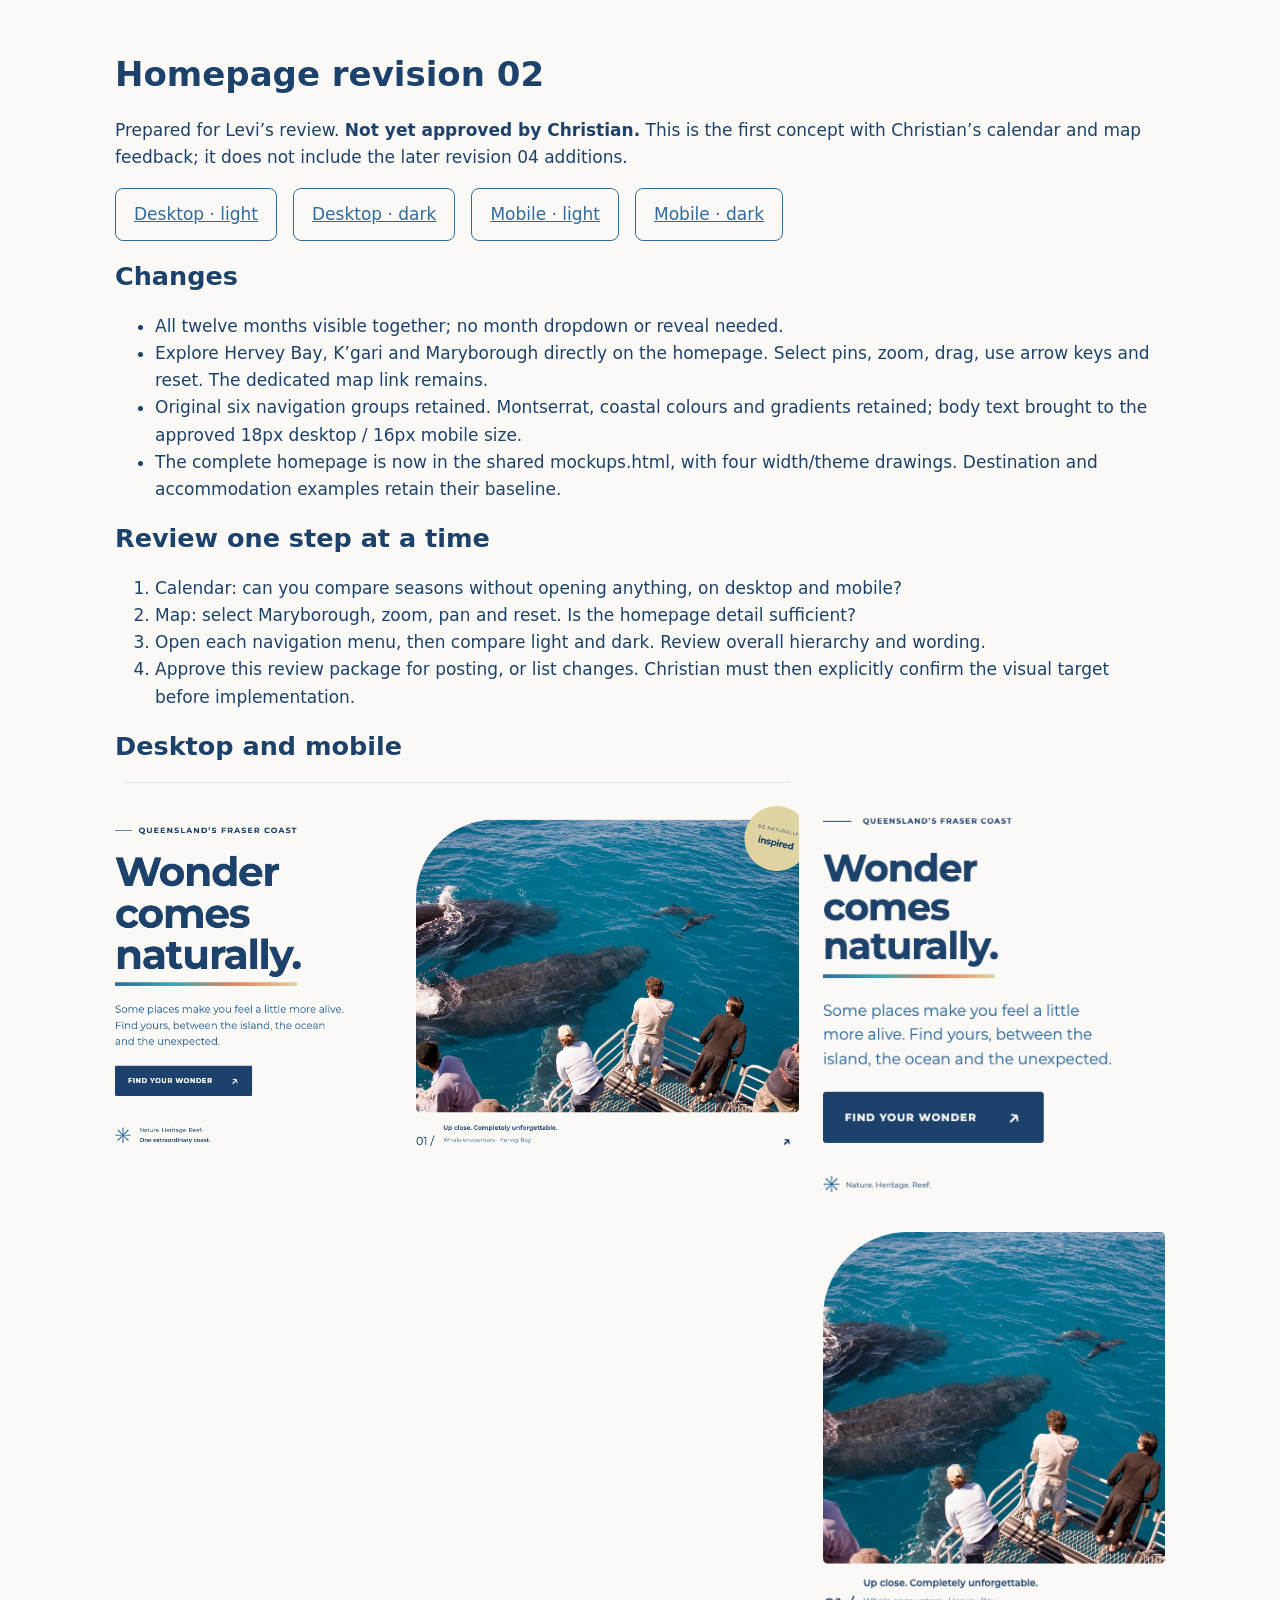
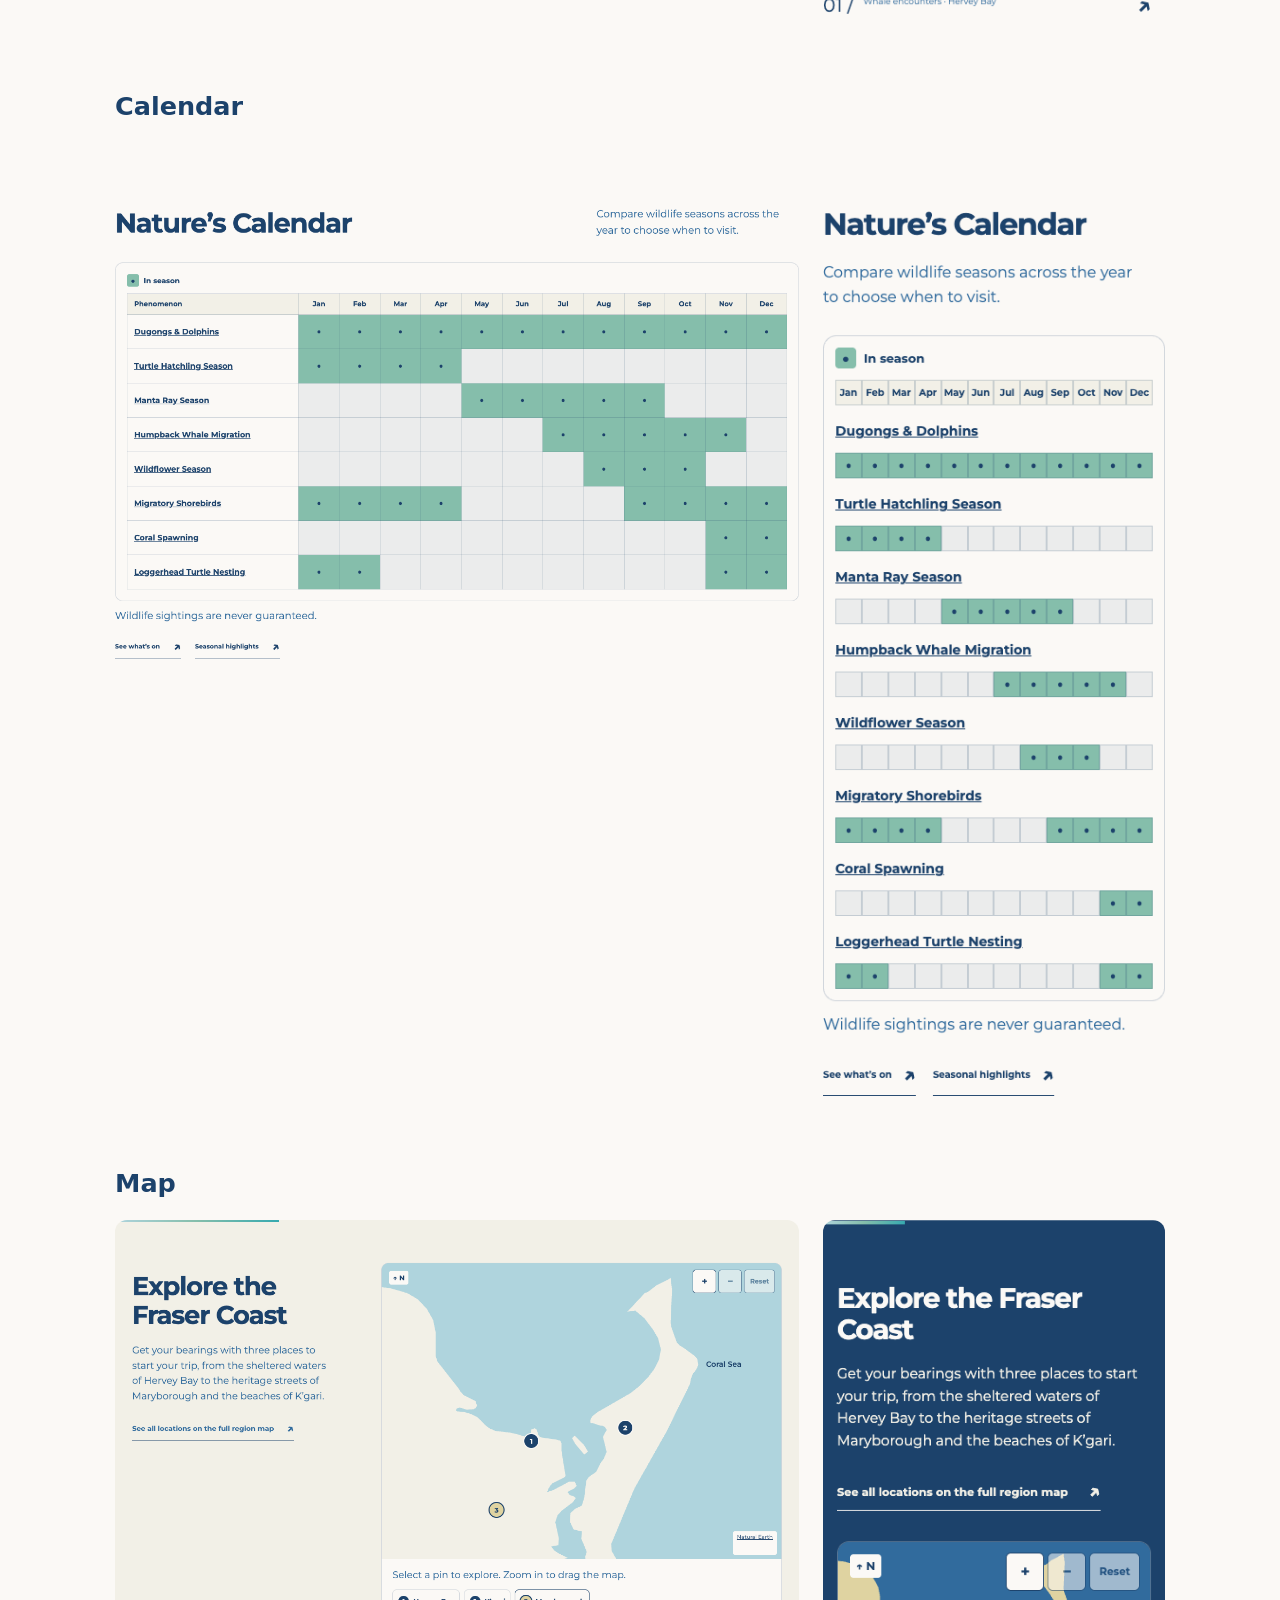
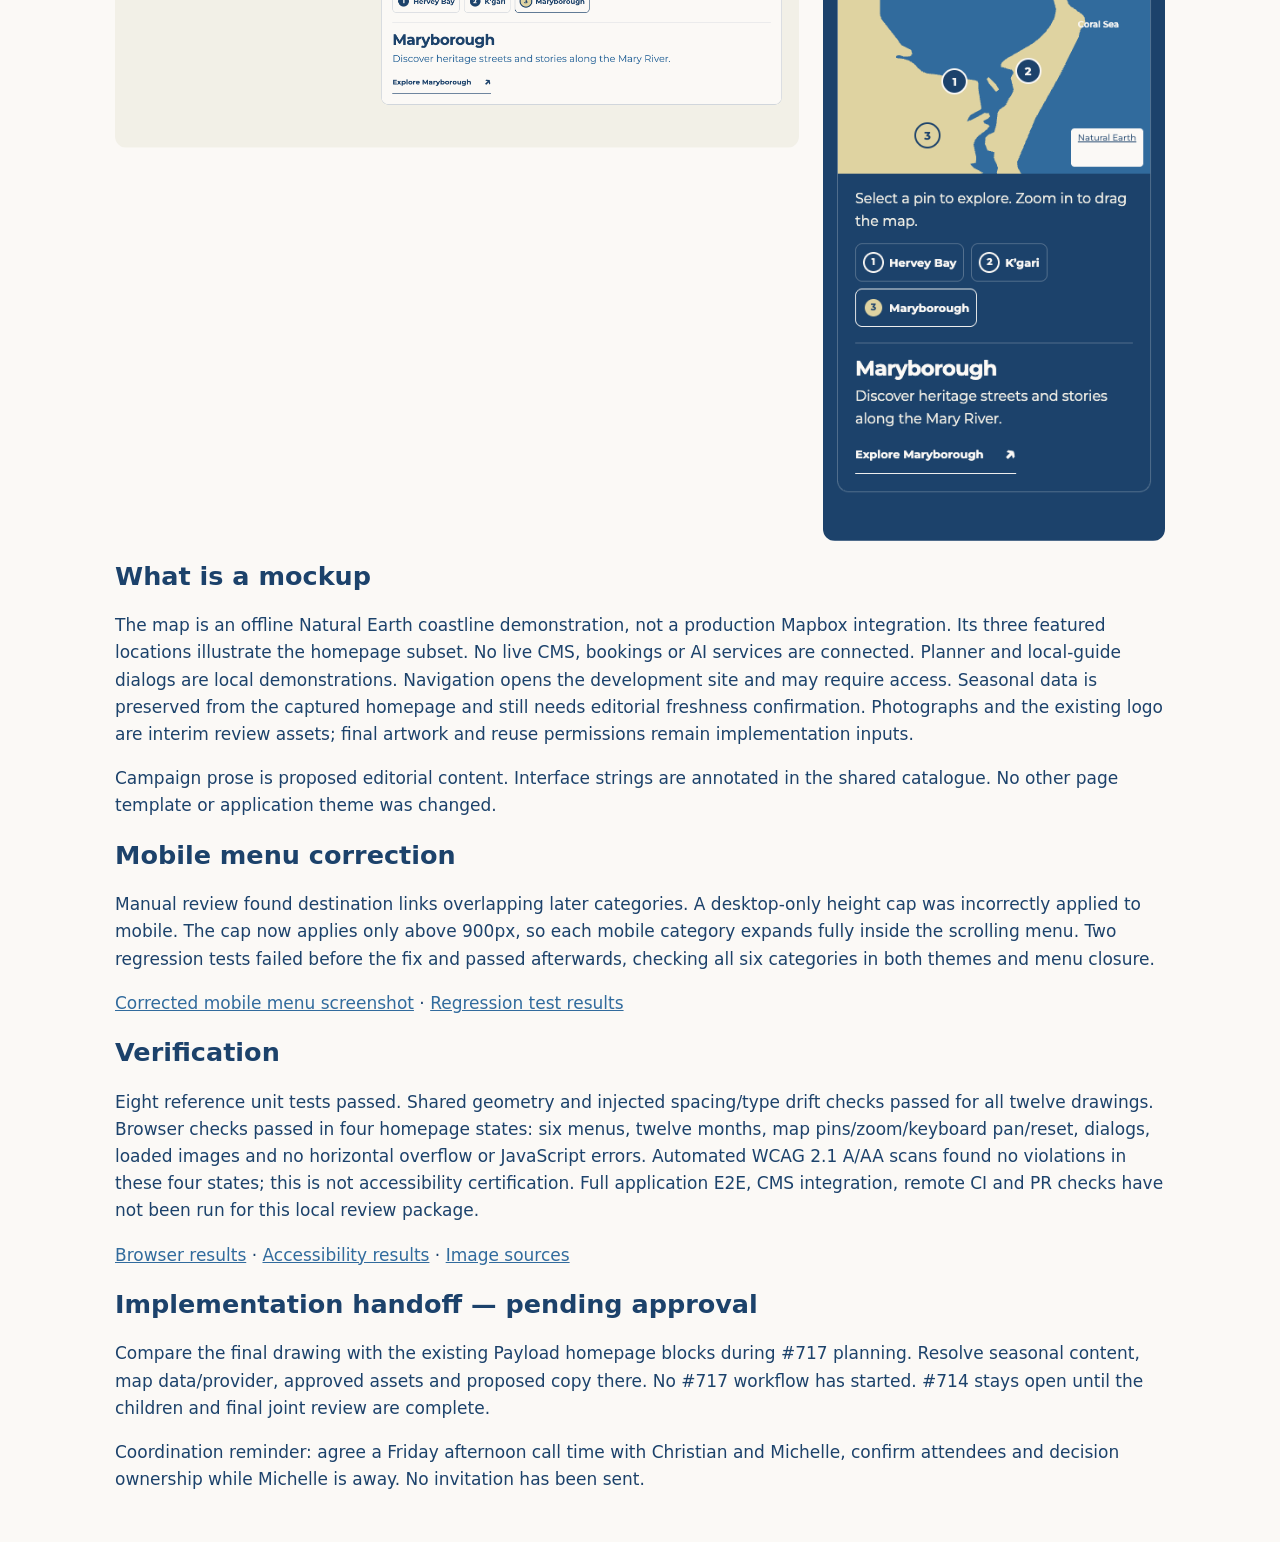
<file: review-02/index.html>
<!doctype html>
<html lang="en">
  <meta charset="utf-8" /><meta
    name="viewport"
    content="width=device-width,initial-scale=1"
  /><title>Homepage revision 02 — review</title
  ><style>
    body {
      max-width: 1050px;
      margin: auto;
      padding: 32px;
      font: 17px/1.6 system-ui;
      color: #1c426b;
      background: #fbf9f6;
    }
    a {
      color: #316b9d;
    }
    nav {
      display: flex;
      gap: 16px;
      flex-wrap: wrap;
    }
    nav a {
      padding: 12px 18px;
      border: 1px solid;
      border-radius: 8px;
    }
    img {
      max-width: 100%;
      border-radius: 12px;
    }
    .pair {
      display: grid;
      grid-template-columns: 2fr 1fr;
      gap: 24px;
    }
    @media (max-width: 700px) {
      .pair {
        grid-template-columns: 1fr;
      }
    }
    h1,
    h2 {
      line-height: 1.15;
    }
  </style>
  <h1>Homepage revision 02</h1>
  <p>
    Prepared for Levi’s review. <strong>Not yet approved by Christian.</strong> This is the first
    concept with Christian’s calendar and map feedback; it does not include the later revision 04
    additions.
  </p>
  <nav>
    <a href="mockups.html?home-width=1280&home-theme=light">Desktop · light</a
    ><a href="mockups.html?home-width=1280&home-theme=dark">Desktop · dark</a
    ><a href="mockups.html?home-width=393&home-theme=light">Mobile · light</a
    ><a href="mockups.html?home-width=393&home-theme=dark">Mobile · dark</a>
  </nav>
  <h2>Changes</h2>
  <ul>
    <li>All twelve months visible together; no month dropdown or reveal needed.</li>
    <li>
      Explore Hervey Bay, K’gari and Maryborough directly on the homepage. Select pins, zoom, drag,
      use arrow keys and reset. The dedicated map link remains.
    </li>
    <li>
      Original six navigation groups retained. Montserrat, coastal colours and gradients retained;
      body text brought to the approved 18px desktop / 16px mobile size.
    </li>
    <li>
      The complete homepage is now in the shared mockups.html, with four width/theme drawings.
      Destination and accommodation examples retain their baseline.
    </li>
  </ul>
  <h2>Review one step at a time</h2>
  <ol>
    <li>Calendar: can you compare seasons without opening anything, on desktop and mobile?</li>
    <li>Map: select Maryborough, zoom, pan and reset. Is the homepage detail sufficient?</li>
    <li>
      Open each navigation menu, then compare light and dark. Review overall hierarchy and wording.
    </li>
    <li>
      Approve this review package for posting, or list changes. Christian must then explicitly
      confirm the visual target before implementation.
    </li>
  </ol>
  <h2>Desktop and mobile</h2>
  <div class="pair">
    <a href="screenshots/home-1280-light.png"
      ><img
        src="screenshots/hero-1280-light.png"
        alt="Desktop hero; open complete desktop screenshot" /></a
    ><a href="screenshots/home-393-light.png"
      ><img src="screenshots/hero-393-light.png" alt="Mobile hero; open complete mobile screenshot"
    /></a>
  </div>
  <h2>Calendar</h2>
  <div class="pair">
    <img src="screenshots/calendar-1280-light.png" alt="Desktop all-year calendar" /><img
      src="screenshots/calendar-393-light.png"
      alt="Mobile all-year calendar"
    />
  </div>
  <h2>Map</h2>
  <div class="pair">
    <img src="screenshots/map-1280-light.png" alt="Desktop interactive map" /><img
      src="screenshots/map-393-dark.png"
      alt="Mobile dark map"
    />
  </div>
  <h2>What is a mockup</h2>
  <p>
    The map is an offline Natural Earth coastline demonstration, not a production Mapbox
    integration. Its three featured locations illustrate the homepage subset. No live CMS, bookings
    or AI services are connected. Planner and local-guide dialogs are local demonstrations.
    Navigation opens the development site and may require access. Seasonal data is preserved from
    the captured homepage and still needs editorial freshness confirmation. Photographs and the
    existing logo are interim review assets; final artwork and reuse permissions remain
    implementation inputs.
  </p>
  <p>
    Campaign prose is proposed editorial content. Interface strings are annotated in the shared
    catalogue. No other page template or application theme was changed.
  </p>
  <h2>Mobile menu correction</h2>
  <p>
    Manual review found destination links overlapping later categories. A desktop-only height cap
    was incorrectly applied to mobile. The cap now applies only above 900px, so each mobile category
    expands fully inside the scrolling menu. Two regression tests failed before the fix and passed
    afterwards, checking all six categories in both themes and menu closure.
  </p>
  <p>
    <a href="screenshots/menu-393-dark.png">Corrected mobile menu screenshot</a> ·
    <a href="menu-regression.txt">Regression test results</a>
  </p>
  <h2>Verification</h2>
  <p>
    Eight reference unit tests passed. Shared geometry and injected spacing/type drift checks passed
    for all twelve drawings. Browser checks passed in four homepage states: six menus, twelve
    months, map pins/zoom/keyboard pan/reset, dialogs, loaded images and no horizontal overflow or
    JavaScript errors. Automated WCAG 2.1 A/AA scans found no violations in these four states; this
    is not accessibility certification. Full application E2E, CMS integration, remote CI and PR
    checks have not been run for this local review package.
  </p>
  <p>
    <a href="verification.json">Browser results</a> ·
    <a href="accessibility.jsonl">Accessibility results</a> ·
    <a href="imagery-sources.json">Image sources</a>
  </p>
  <h2>Implementation handoff — pending approval</h2>
  <p>
    Compare the final drawing with the existing Payload homepage blocks during #717 planning.
    Resolve seasonal content, map data/provider, approved assets and proposed copy there. No #717
    workflow has started. #714 stays open until the children and final joint review are complete.
  </p>
  <p>
    Coordination reminder: agree a Friday afternoon call time with Christian and Michelle, confirm
    attendees and decision ownership while Michelle is away. No invitation has been sent.
  </p>
</html>
</file>
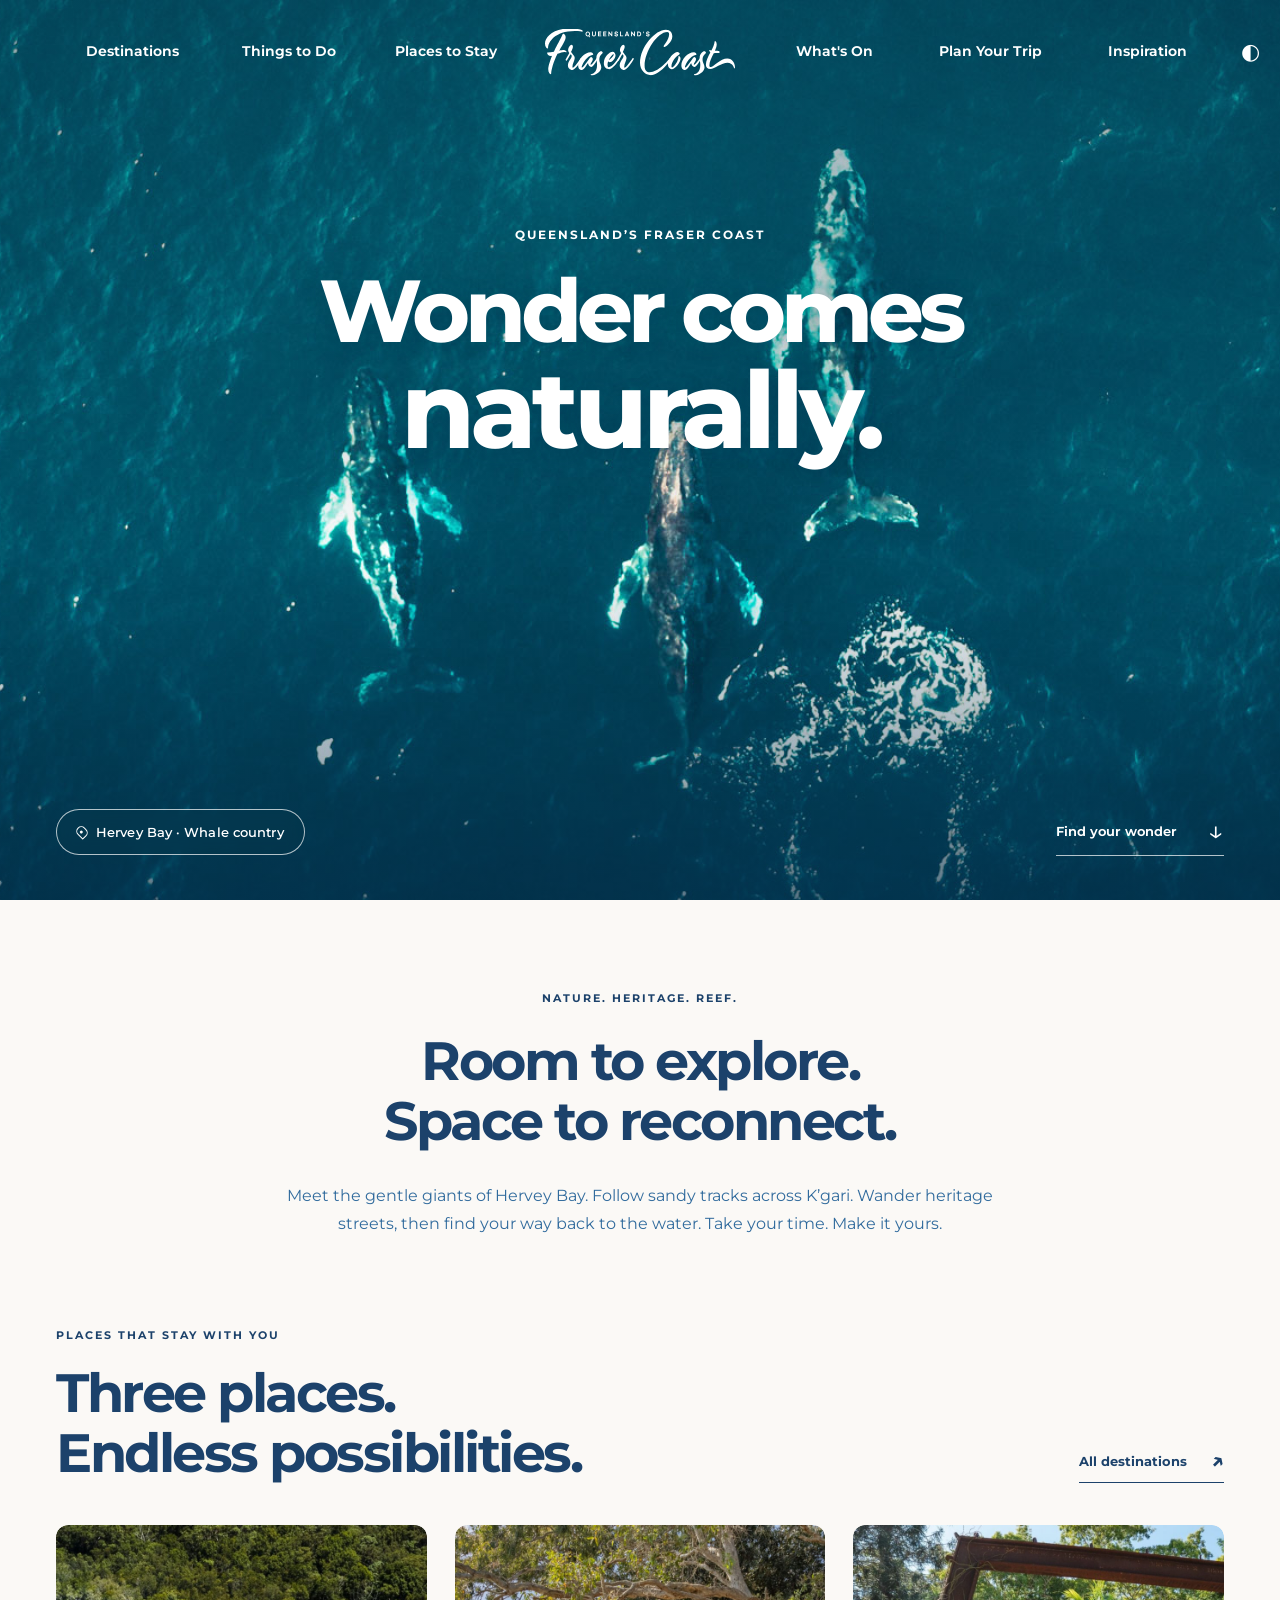
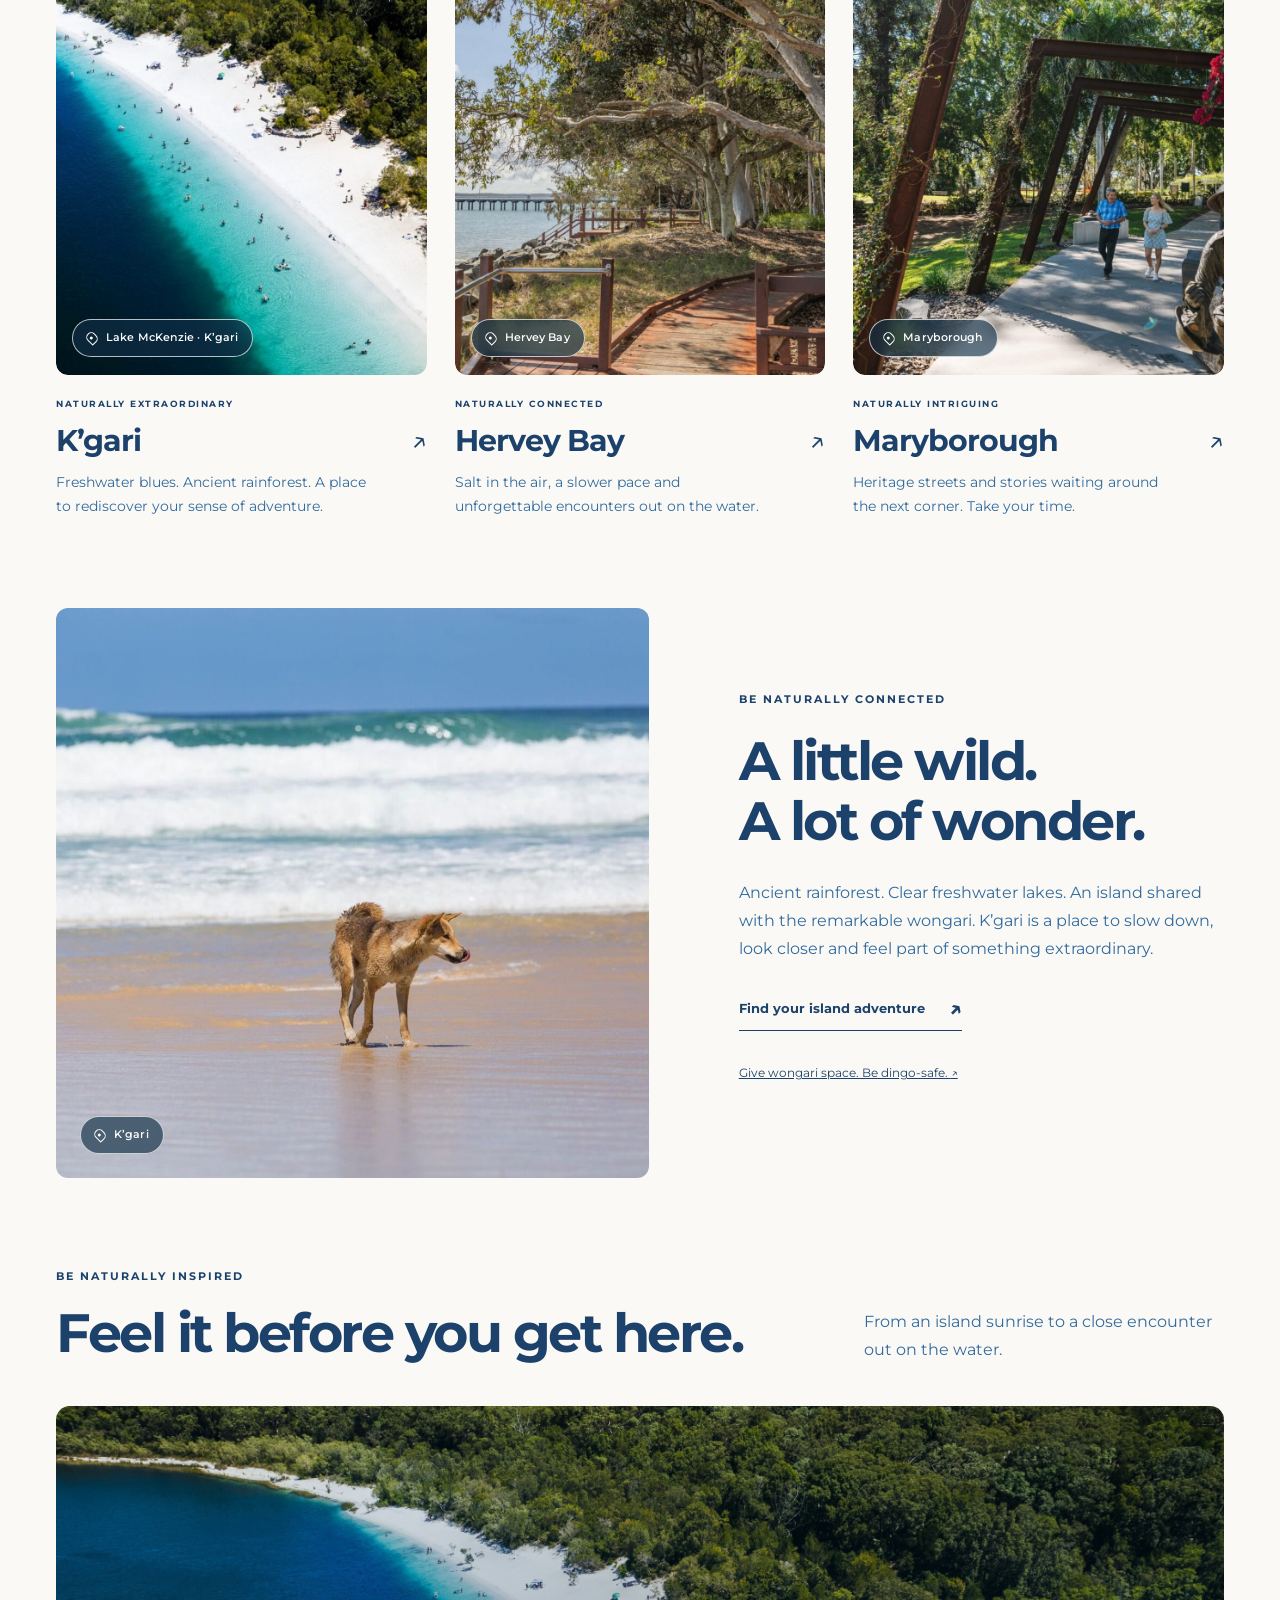
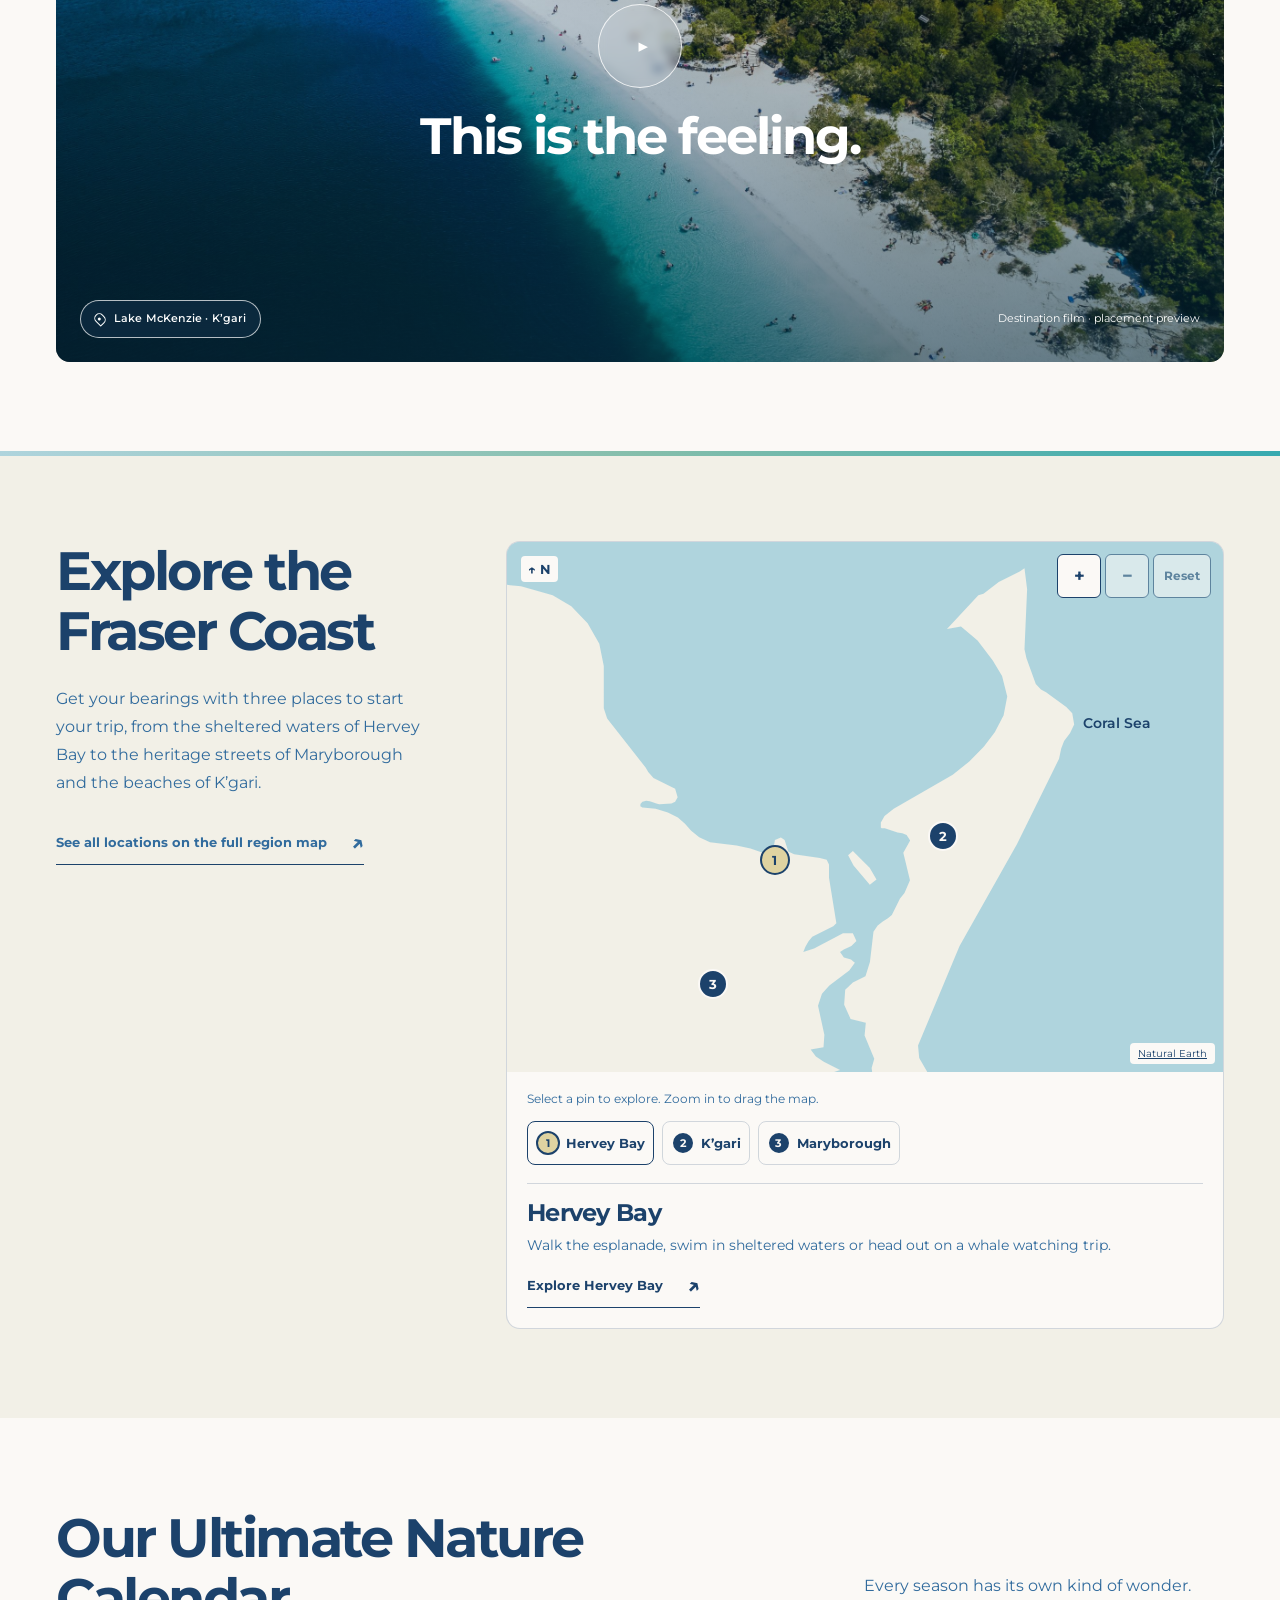
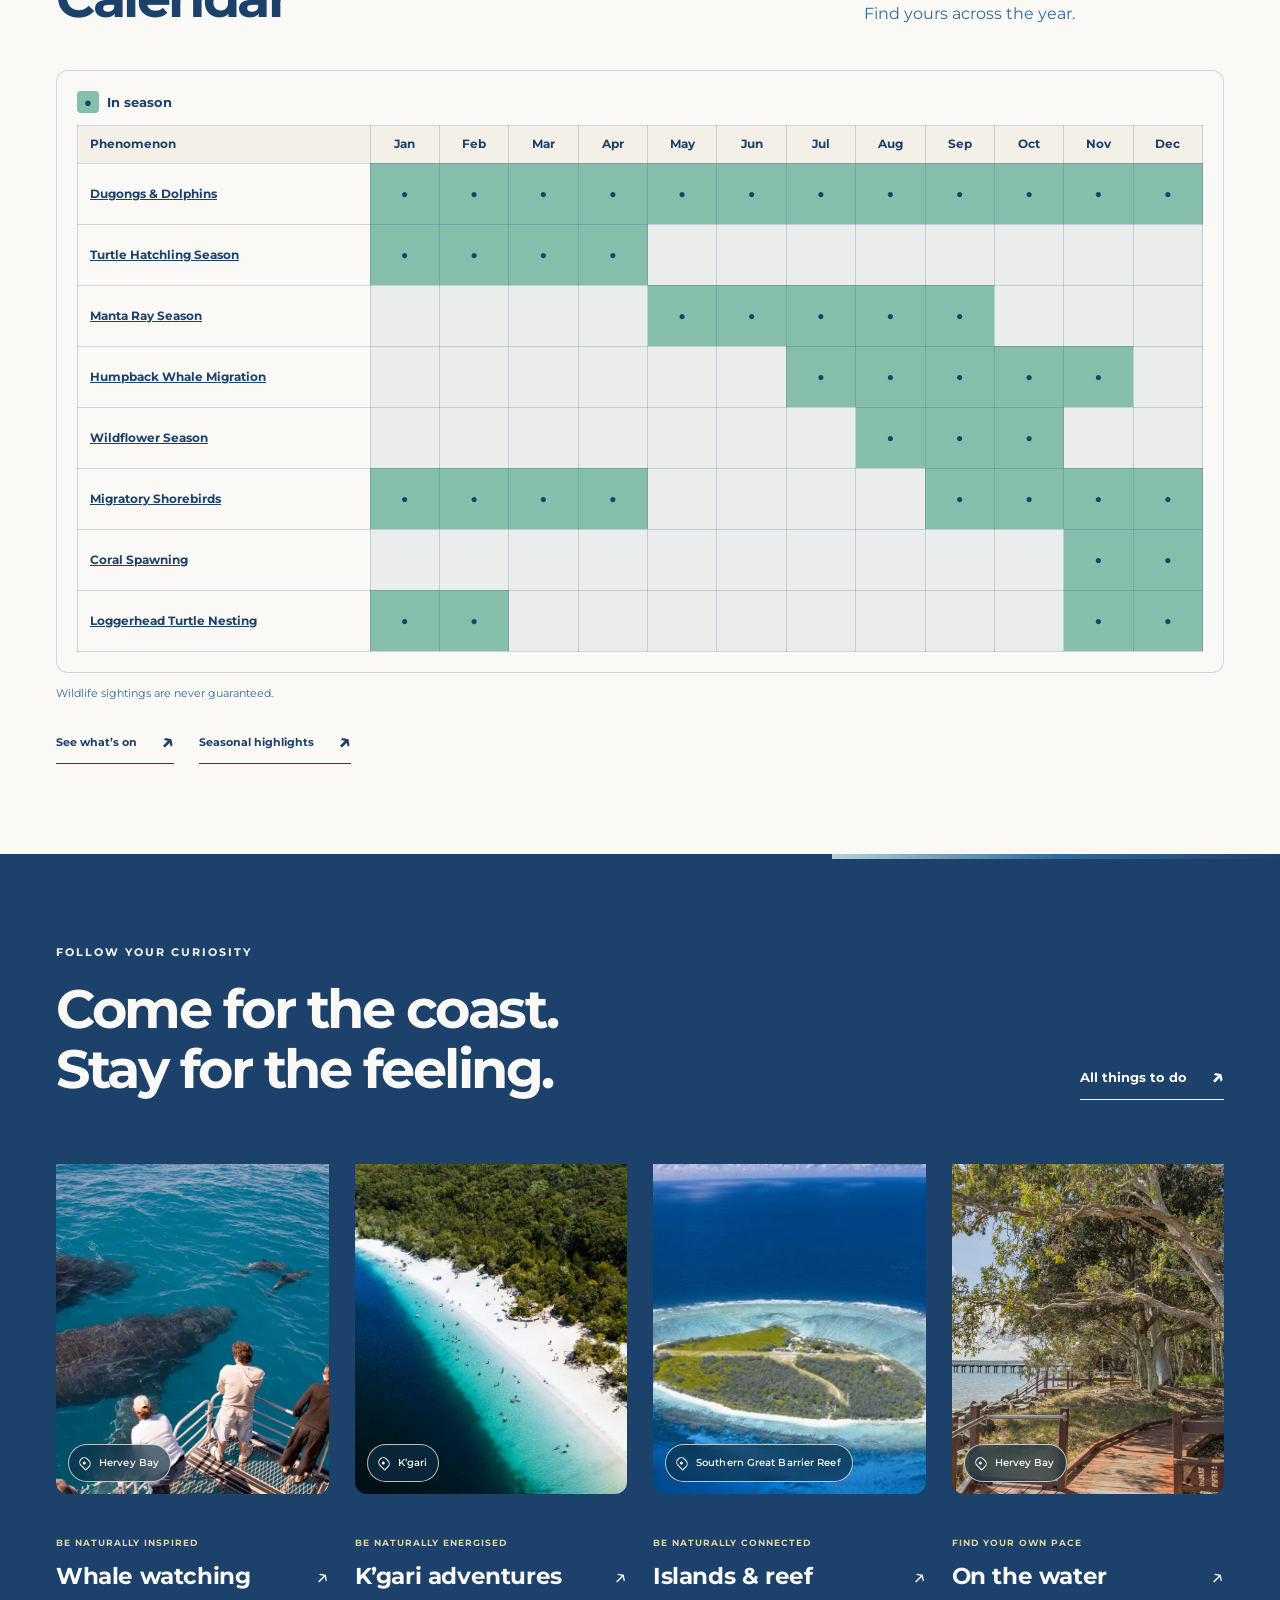
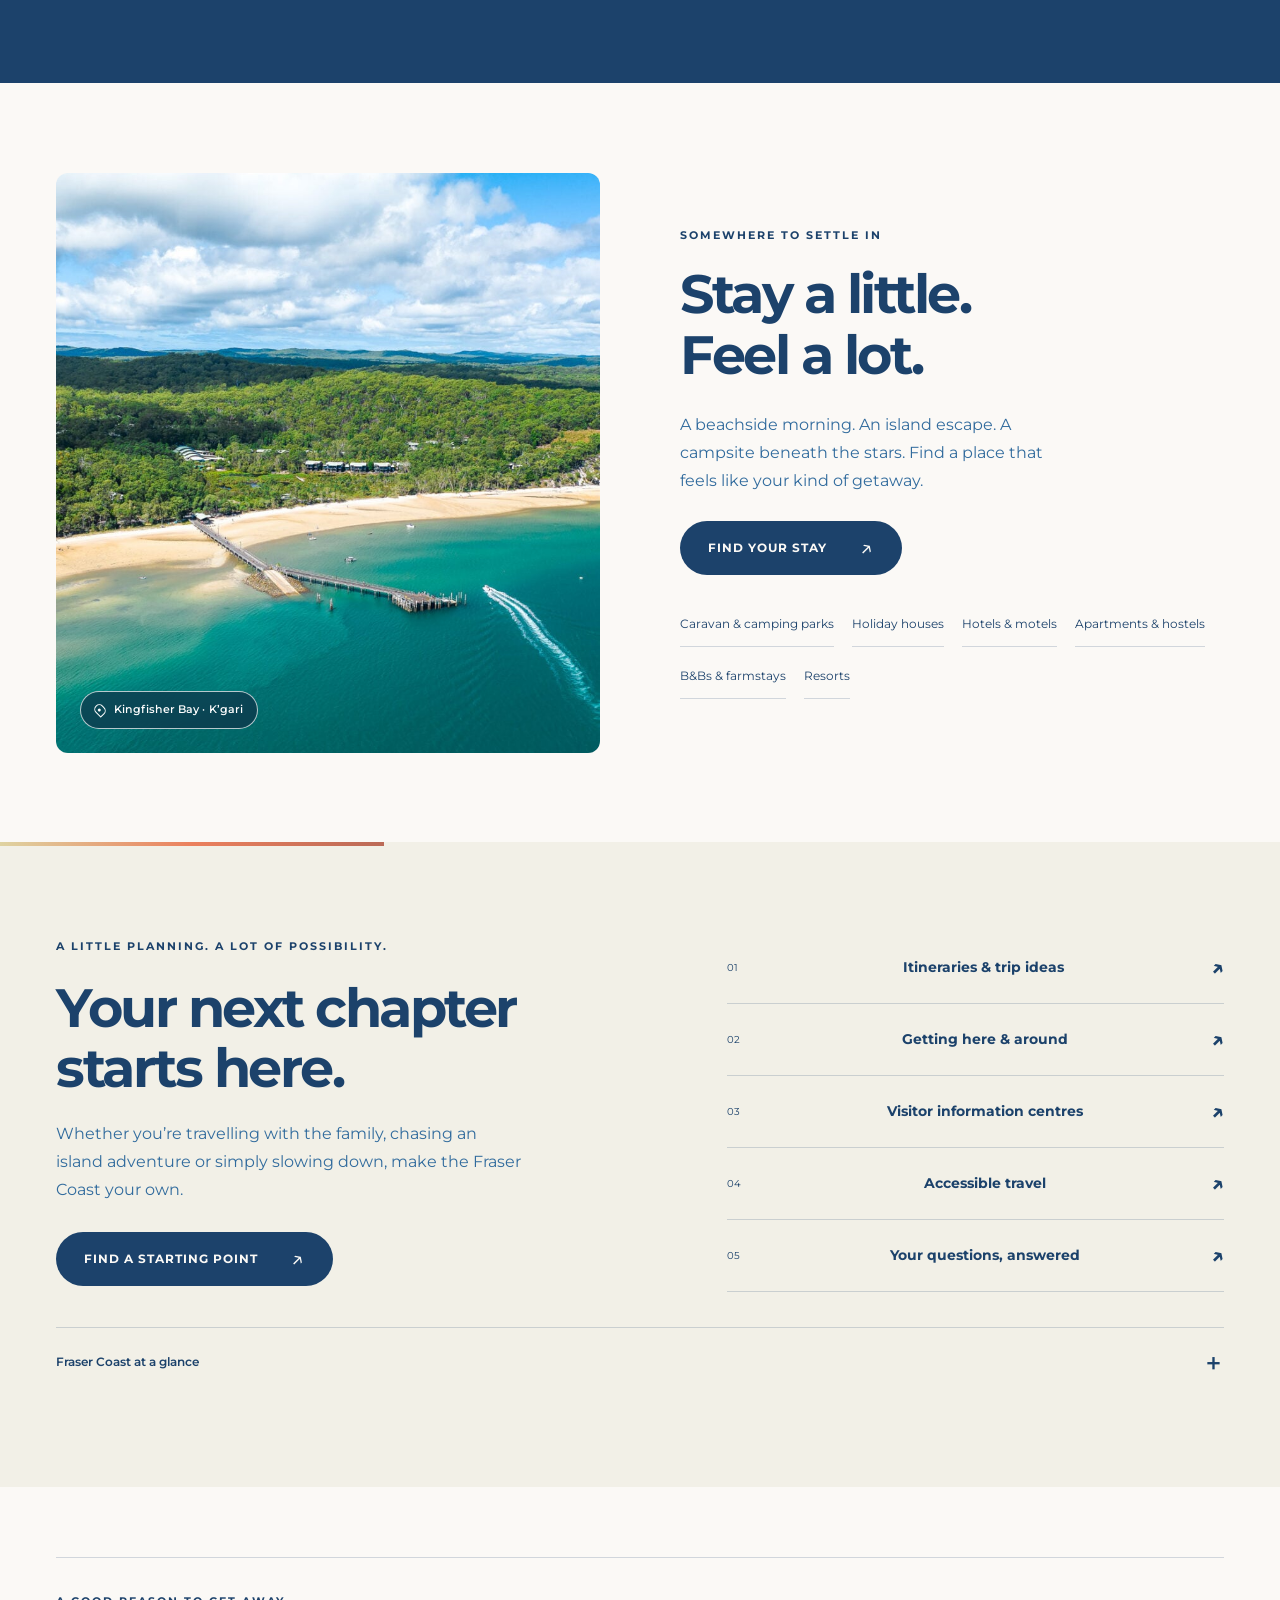
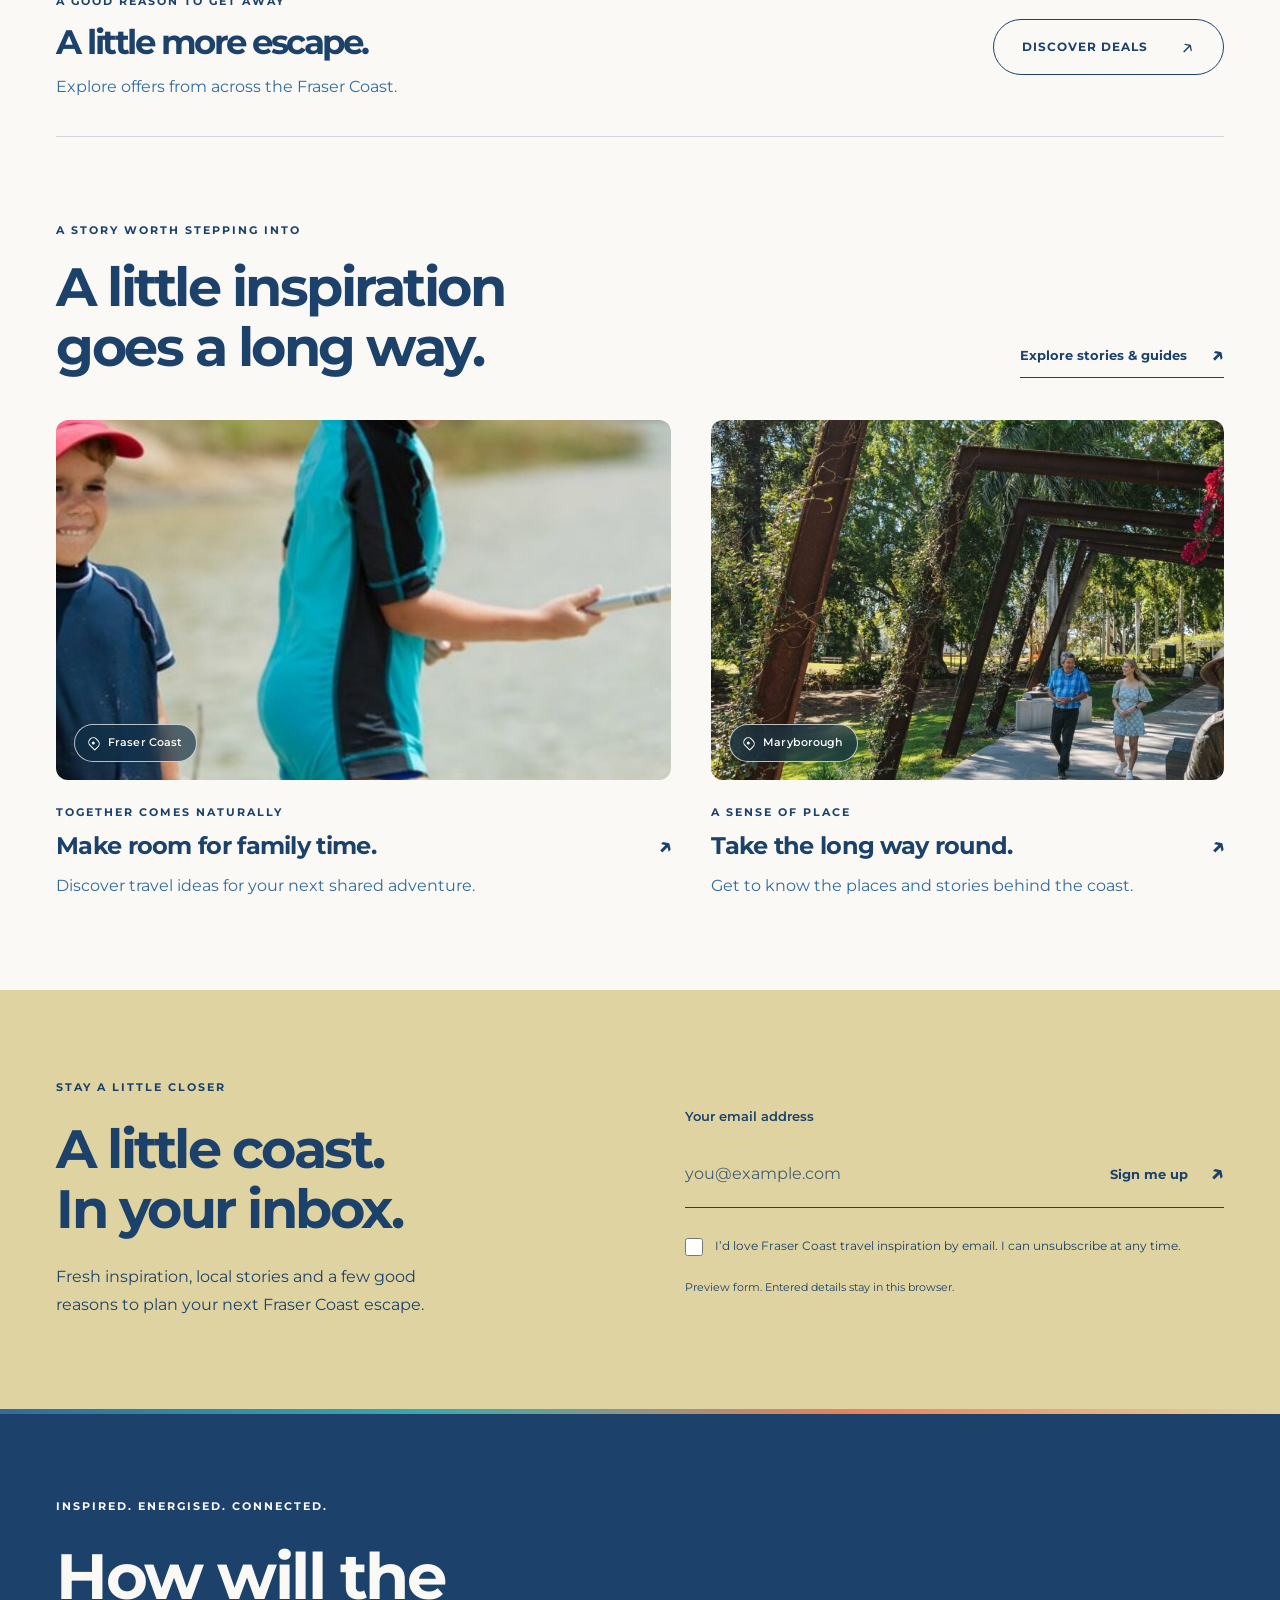
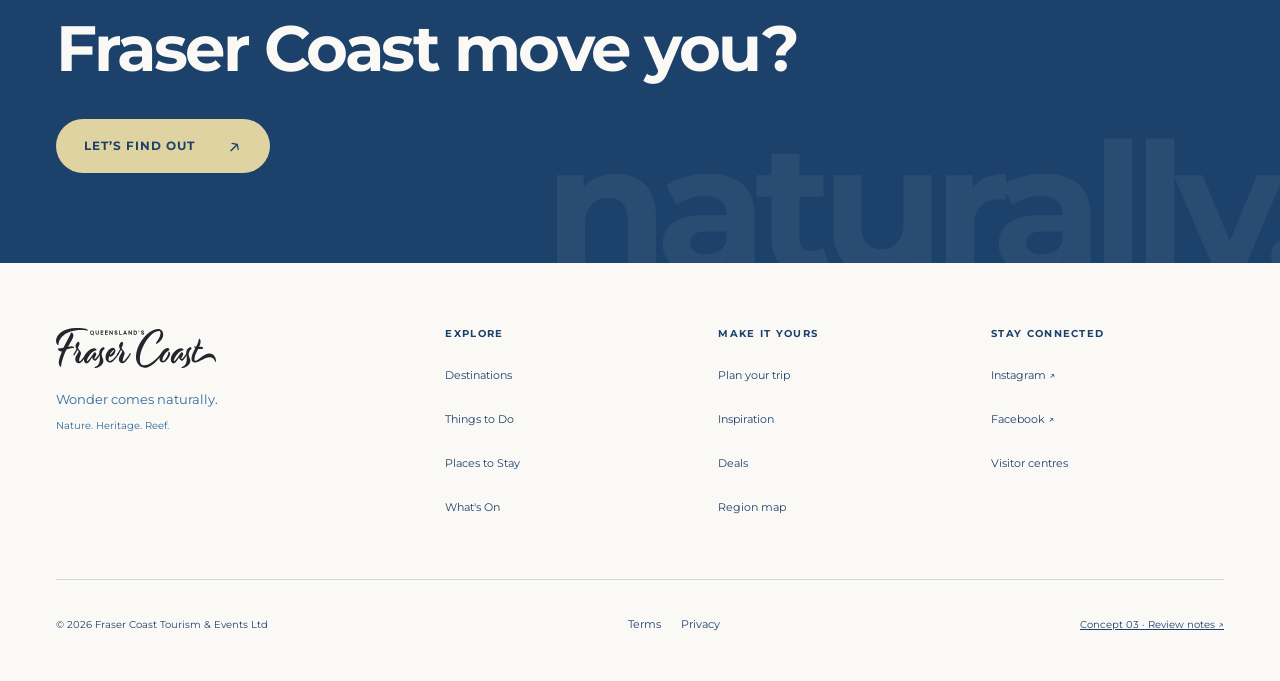
<file: revision-03/index.html>
<!doctype html><html lang="en-AU" data-theme="light"><head><meta charset="utf-8"><meta name="viewport" content="width=device-width,initial-scale=1"><meta name="robots" content="noindex,nofollow"><title>Fraser Coast — Concept 03 | Wonder comes naturally</title><meta name="description" content="A local design concept for Queensland’s Fraser Coast. Discover K’gari, Hervey Bay, heritage, reef and nature."><link rel="stylesheet" href="design.css"><link rel="stylesheet" href="revision.css"><script defer src="design.js"></script><script defer src="assets/region-map-data.js"></script><script defer src="region-map.js"></script><script defer src="revision.js"></script></head><body>
<a href="#main" class="skip-link">Skip to content</a>

<header class="site-header" id="site-header"><a class="brand" href="#" aria-label="Fraser Coast home"><img src="assets/current-site-logo.svg" width="160" height="40" alt="Queensland’s Fraser Coast"></a><button id="mobile-toggle" aria-controls="primary-nav" aria-expanded="false" aria-label="Open menu"><span aria-hidden="true">☰</span><span>Menu</span></button><nav id="primary-nav" aria-label="Primary navigation"><div class="nav-hub"><button class="nav-trigger" aria-expanded="false" aria-controls="menu-destinations">Destinations</button><div class="mega-panel" id="menu-destinations" hidden><div class="mega-intro"><span class="eyebrow">Find your kind of wonder</span><h2>Destinations</h2><a class="text-link" href="https://visitfrasercoast-com-git-dev-fcte.vercel.app/destinations">View all Destinations <span aria-hidden="true">↗</span></a><aside><a class="text-link" href="https://visitfrasercoast-com-git-dev-fcte.vercel.app/destinations/map">Explore the region map <span aria-hidden="true">↗</span></a><p>See towns, beaches, attractions and operators on one interactive map.</p></aside></div><div class="mega-groups"><section><h3>Popular towns</h3><ul><li><a class="menu-link" href="https://visitfrasercoast-com-git-dev-fcte.vercel.app/destinations/hervey-bay">Hervey Bay <span aria-hidden="true">↗</span></a></li><li><a class="menu-link" href="https://visitfrasercoast-com-git-dev-fcte.vercel.app/destinations/maryborough">Maryborough <span aria-hidden="true">↗</span></a></li><li><a class="menu-link" href="https://visitfrasercoast-com-git-dev-fcte.vercel.app/destinations/tiaro">Tiaro <span aria-hidden="true">↗</span></a></li></ul></section><section><h3>More towns</h3><ul><li><a class="menu-link" href="https://visitfrasercoast-com-git-dev-fcte.vercel.app/destinations/burrum-heads">Burrum Heads <span aria-hidden="true">↗</span></a></li><li><a class="menu-link" href="https://visitfrasercoast-com-git-dev-fcte.vercel.app/destinations/toogoom">Toogoom <span aria-hidden="true">↗</span></a></li><li><a class="menu-link" href="https://visitfrasercoast-com-git-dev-fcte.vercel.app/destinations/river-heads">River Heads <span aria-hidden="true">↗</span></a></li><li><a class="menu-link" href="https://visitfrasercoast-com-git-dev-fcte.vercel.app/destinations/howard">Howard <span aria-hidden="true">↗</span></a></li><li><a class="menu-link" href="https://visitfrasercoast-com-git-dev-fcte.vercel.app/destinations/boonooroo">Boonooroo <span aria-hidden="true">↗</span></a></li><li><a class="menu-link" href="https://visitfrasercoast-com-git-dev-fcte.vercel.app/destinations/poona">Poona <span aria-hidden="true">↗</span></a></li><li><a class="menu-link" href="https://visitfrasercoast-com-git-dev-fcte.vercel.app/destinations/torbanlea">Torbanlea <span aria-hidden="true">↗</span></a></li></ul></section><section><h3>Islands &amp; gateways</h3><ul><li><a class="menu-link" href="https://visitfrasercoast-com-git-dev-fcte.vercel.app/destinations/kgari-fraser-island">K&#39;gari (Fraser Island) <span aria-hidden="true">↗</span></a></li><li><a class="menu-link" href="https://visitfrasercoast-com-git-dev-fcte.vercel.app/destinations/lady-elliot-island">Lady Elliot Island <span aria-hidden="true">↗</span></a></li><li><a class="menu-link" href="https://visitfrasercoast-com-git-dev-fcte.vercel.app/destinations/lady-musgrave-island">Lady Musgrave Island <span aria-hidden="true">↗</span></a></li><li><a class="menu-link" href="https://visitfrasercoast-com-git-dev-fcte.vercel.app/destinations/great-sandy-strait">Great Sandy Strait <span aria-hidden="true">↗</span></a></li><li><a class="menu-link" href="https://visitfrasercoast-com-git-dev-fcte.vercel.app/destinations/tin-can-bay">Tin Can Bay <span aria-hidden="true">↗</span></a></li><li><a class="menu-link" href="https://visitfrasercoast-com-git-dev-fcte.vercel.app/destinations/rainbow-beach">Rainbow Beach <span aria-hidden="true">↗</span></a></li></ul></section></div></div></div><div class="nav-hub"><button class="nav-trigger" aria-expanded="false" aria-controls="menu-things-to-do">Things to Do</button><div class="mega-panel" id="menu-things-to-do" hidden><div class="mega-intro"><span class="eyebrow">Find your kind of wonder</span><h2>Things to Do</h2><a class="text-link" href="https://visitfrasercoast-com-git-dev-fcte.vercel.app/things-to-do">View all Things to Do <span aria-hidden="true">↗</span></a></div><div class="mega-groups"><section><h3>By experience</h3><ul><li><a class="menu-link" href="https://visitfrasercoast-com-git-dev-fcte.vercel.app/things-to-do/whale-watching">Whale watching <span aria-hidden="true">↗</span></a></li><li><a class="menu-link" href="https://visitfrasercoast-com-git-dev-fcte.vercel.app/things-to-do/camping-caravanning">Camping &amp; caravanning <span aria-hidden="true">↗</span></a></li><li><a class="menu-link" href="https://visitfrasercoast-com-git-dev-fcte.vercel.app/things-to-do/diving-reefs">Diving &amp; reefs <span aria-hidden="true">↗</span></a></li><li><a class="menu-link" href="https://visitfrasercoast-com-git-dev-fcte.vercel.app/things-to-do/fishing">Fishing <span aria-hidden="true">↗</span></a></li><li><a class="menu-link" href="https://visitfrasercoast-com-git-dev-fcte.vercel.app/things-to-do/kgari-4wd">4WD on K&#39;gari <span aria-hidden="true">↗</span></a></li><li><a class="menu-link" href="https://visitfrasercoast-com-git-dev-fcte.vercel.app/things-to-do/beaches">Beaches <span aria-hidden="true">↗</span></a></li></ul></section><section><h3>More to do</h3><ul><li><a class="menu-link" href="https://visitfrasercoast-com-git-dev-fcte.vercel.app/things-to-do/sailing">Boating &amp; sailing <span aria-hidden="true">↗</span></a></li><li><a class="menu-link" href="https://visitfrasercoast-com-git-dev-fcte.vercel.app/things-to-do/nature-wildlife">Nature &amp; wildlife <span aria-hidden="true">↗</span></a></li><li><a class="menu-link" href="https://visitfrasercoast-com-git-dev-fcte.vercel.app/things-to-do/walking-trails">Walking &amp; rail trails <span aria-hidden="true">↗</span></a></li><li><a class="menu-link" href="https://visitfrasercoast-com-git-dev-fcte.vercel.app/things-to-do/heritage-military">Heritage &amp; military <span aria-hidden="true">↗</span></a></li><li><a class="menu-link" href="https://visitfrasercoast-com-git-dev-fcte.vercel.app/things-to-do/markets">Markets <span aria-hidden="true">↗</span></a></li><li><a class="menu-link" href="https://visitfrasercoast-com-git-dev-fcte.vercel.app/things-to-do/dining">Dining &amp; food <span aria-hidden="true">↗</span></a></li></ul></section><section><h3>Operators</h3><ul><li><a class="menu-link" href="https://visitfrasercoast-com-git-dev-fcte.vercel.app/operators">Operators directory <span aria-hidden="true">↗</span></a></li></ul></section></div></div></div><div class="nav-hub"><button class="nav-trigger" aria-expanded="false" aria-controls="menu-places-to-stay">Places to Stay</button><div class="mega-panel" id="menu-places-to-stay" hidden><div class="mega-intro"><span class="eyebrow">Find your kind of wonder</span><h2>Places to Stay</h2><a class="text-link" href="https://visitfrasercoast-com-git-dev-fcte.vercel.app/where-to-stay">View all Places to Stay <span aria-hidden="true">↗</span></a></div><div class="mega-groups"><section><h3>Where to stay</h3><ul><li><a class="menu-link" href="https://visitfrasercoast-com-git-dev-fcte.vercel.app/where-to-stay/caravan-parks">Caravan &amp; camping parks <span aria-hidden="true">↗</span></a></li><li><a class="menu-link" href="https://visitfrasercoast-com-git-dev-fcte.vercel.app/where-to-stay/holiday-houses">Holiday houses <span aria-hidden="true">↗</span></a></li><li><a class="menu-link" href="https://visitfrasercoast-com-git-dev-fcte.vercel.app/where-to-stay/hotels-motels">Hotels &amp; motels <span aria-hidden="true">↗</span></a></li><li><a class="menu-link" href="https://visitfrasercoast-com-git-dev-fcte.vercel.app/where-to-stay/apartments-hostels">Apartments &amp; hostels <span aria-hidden="true">↗</span></a></li><li><a class="menu-link" href="https://visitfrasercoast-com-git-dev-fcte.vercel.app/where-to-stay/bed-breakfast-farmstays">B&amp;Bs &amp; farmstays <span aria-hidden="true">↗</span></a></li><li><a class="menu-link" href="https://visitfrasercoast-com-git-dev-fcte.vercel.app/where-to-stay/resorts">Resorts <span aria-hidden="true">↗</span></a></li></ul></section><section><h3>Operators</h3><ul><li><a class="menu-link" href="https://visitfrasercoast-com-git-dev-fcte.vercel.app/operators">Operators directory <span aria-hidden="true">↗</span></a></li></ul></section></div></div></div><div class="nav-hub"><button class="nav-trigger" aria-expanded="false" aria-controls="menu-whats-on">What&#39;s On</button><div class="mega-panel" id="menu-whats-on" hidden><div class="mega-intro"><span class="eyebrow">Find your kind of wonder</span><h2>What&#39;s On</h2><a class="text-link" href="https://visitfrasercoast-com-git-dev-fcte.vercel.app/events">View all What&#39;s On <span aria-hidden="true">↗</span></a></div><div class="mega-groups"><section><h3>Events</h3><ul><li><a class="menu-link" href="https://visitfrasercoast-com-git-dev-fcte.vercel.app/events">All events <span aria-hidden="true">↗</span></a></li><li><a class="menu-link" href="https://visitfrasercoast-com-git-dev-fcte.vercel.app/seasons">Seasonal highlights <span aria-hidden="true">↗</span></a></li></ul></section></div></div></div><div class="nav-hub"><button class="nav-trigger" aria-expanded="false" aria-controls="menu-plan-your-trip">Plan Your Trip</button><div class="mega-panel" id="menu-plan-your-trip" hidden><div class="mega-intro"><span class="eyebrow">Find your kind of wonder</span><h2>Plan Your Trip</h2><a class="text-link" href="https://visitfrasercoast-com-git-dev-fcte.vercel.app/plan-your-trip">View all Plan Your Trip <span aria-hidden="true">↗</span></a></div><div class="mega-groups"><section><h3>Getting here &amp; around</h3><ul><li><a class="menu-link" href="https://visitfrasercoast-com-git-dev-fcte.vercel.app/plan-your-trip/getting-here">Getting here <span aria-hidden="true">↗</span></a></li><li><a class="menu-link" href="https://visitfrasercoast-com-git-dev-fcte.vercel.app/plan-your-trip/getting-around">Getting around <span aria-hidden="true">↗</span></a></li><li><a class="menu-link" href="https://visitfrasercoast-com-git-dev-fcte.vercel.app/plan-your-trip/kgari-ferries">K&#39;gari ferries <span aria-hidden="true">↗</span></a></li><li><a class="menu-link" href="https://visitfrasercoast-com-git-dev-fcte.vercel.app/plan-your-trip/kgari-permits">K&#39;gari permits <span aria-hidden="true">↗</span></a></li></ul></section><section><h3>Know before you go</h3><ul><li><a class="menu-link" href="https://visitfrasercoast-com-git-dev-fcte.vercel.app/plan-your-trip/dingo-safety">Dingo safety <span aria-hidden="true">↗</span></a></li><li><a class="menu-link" href="https://visitfrasercoast-com-git-dev-fcte.vercel.app/plan-your-trip/weather">Weather <span aria-hidden="true">↗</span></a></li><li><a class="menu-link" href="https://visitfrasercoast-com-git-dev-fcte.vercel.app/plan-your-trip/visitor-centres">Visitor centres <span aria-hidden="true">↗</span></a></li><li><a class="menu-link" href="https://visitfrasercoast-com-git-dev-fcte.vercel.app/plan-your-trip/accessibility">Accessibility <span aria-hidden="true">↗</span></a></li><li><a class="menu-link" href="https://visitfrasercoast-com-git-dev-fcte.vercel.app/plan-your-trip/maps">Maps <span aria-hidden="true">↗</span></a></li></ul></section><section><h3>Plan with us</h3><ul><li><a class="menu-link" href="https://visitfrasercoast-com-git-dev-fcte.vercel.app/itineraries">Itineraries <span aria-hidden="true">↗</span></a></li><li><a class="menu-link" href="https://visitfrasercoast-com-git-dev-fcte.vercel.app/faqs">FAQs <span aria-hidden="true">↗</span></a></li></ul></section></div></div></div><div class="nav-hub"><button class="nav-trigger" aria-expanded="false" aria-controls="menu-inspiration">Inspiration</button><div class="mega-panel" id="menu-inspiration" hidden><div class="mega-intro"><span class="eyebrow">Find your kind of wonder</span><h2>Inspiration</h2><a class="text-link" href="https://visitfrasercoast-com-git-dev-fcte.vercel.app/stories">View all Inspiration <span aria-hidden="true">↗</span></a></div><div class="mega-groups"><section><h3>Travel ideas</h3><ul><li><a class="menu-link" href="https://visitfrasercoast-com-git-dev-fcte.vercel.app/travel-ideas/families">For families <span aria-hidden="true">↗</span></a></li></ul></section><section><h3>Stories &amp; guides</h3><ul><li><a class="menu-link" href="https://visitfrasercoast-com-git-dev-fcte.vercel.app/stories">All stories <span aria-hidden="true">↗</span></a></li></ul></section></div></div></div></nav><div class="header-tools"><button id="theme-toggle" aria-label="Switch to dark theme" title="Switch colour theme">◐</button></div></header>
<main id="main">

<section class="immersive-hero" data-template-section="hero" aria-labelledby="hero-title">
  <img class="hero-ocean" src="assets/humpback.jpg" width="1200" height="800" alt="Three humpback whales swimming together in turquoise ocean water" fetchpriority="high">
  <div class="hero-shade"></div>
  <div class="immersive-heading">
    <p class="eyebrow">Queensland’s Fraser Coast</p>
    <h1 id="hero-title">Wonder comes<br><span>naturally.</span></h1>
  </div>
  <div class="hero-bottom">
    <a class="hero-location" href="#region"><span class="location-pill"><span class="location-icon" aria-hidden="true"></span>Hervey Bay · Whale country</span></a>
    <a class="hero-explore" href="#destinations">Find your wonder <span aria-hidden="true">↓</span></a>
  </div>
</section>



<section class="intro wrap">
  <span class="eyebrow">Nature. Heritage. Reef.</span>
  <h2>Room to explore.<br><span>Space to reconnect.</span></h2>
  <p>Meet the gentle giants of Hervey Bay. Follow sandy tracks across K’gari. Wander heritage streets, then find your way back to the water. Take your time. Make it yours.</p>
</section>

<section class="destinations wrap" id="destinations" data-template-section="destinations"><div class="section-heading"><div><span class="eyebrow">Places that stay with you</span><h2>Three places.<br>Endless possibilities.</h2></div><a class="text-link" href="https://visitfrasercoast-com-git-dev-fcte.vercel.app/destinations">All destinations <span aria-hidden="true">↗</span></a></div><div class="destination-grid"><article class="destination-card"><a class="image-link" href="https://visitfrasercoast-com-git-dev-fcte.vercel.app/destinations/kgari-fraser-island" aria-label="Explore K’gari"><img class="" src="assets/kgari.jpg" alt="K’gari" loading="lazy"><span class="location-pill"><span class="location-icon" aria-hidden="true"></span>Lake McKenzie · K’gari</span></a><span class="eyebrow">Naturally extraordinary</span><h3><a class="card-title" href="https://visitfrasercoast-com-git-dev-fcte.vercel.app/destinations/kgari-fraser-island">K’gari <span aria-hidden="true">↗</span></a></h3><p>Freshwater blues. Ancient rainforest. A place to rediscover your sense of adventure.</p></article><article class="destination-card"><a class="image-link" href="https://visitfrasercoast-com-git-dev-fcte.vercel.app/destinations/hervey-bay" aria-label="Explore Hervey Bay"><img class="" src="assets/hervey.jpg" alt="Hervey Bay" loading="lazy"><span class="location-pill"><span class="location-icon" aria-hidden="true"></span>Hervey Bay</span></a><span class="eyebrow">Naturally connected</span><h3><a class="card-title" href="https://visitfrasercoast-com-git-dev-fcte.vercel.app/destinations/hervey-bay">Hervey Bay <span aria-hidden="true">↗</span></a></h3><p>Salt in the air, a slower pace and unforgettable encounters out on the water.</p></article><article class="destination-card"><a class="image-link" href="https://visitfrasercoast-com-git-dev-fcte.vercel.app/destinations/maryborough" aria-label="Explore Maryborough"><img class="" src="assets/heritage.jpg" alt="Maryborough" loading="lazy"><span class="location-pill"><span class="location-icon" aria-hidden="true"></span>Maryborough</span></a><span class="eyebrow">Naturally intriguing</span><h3><a class="card-title" href="https://visitfrasercoast-com-git-dev-fcte.vercel.app/destinations/maryborough">Maryborough <span aria-hidden="true">↗</span></a></h3><p>Heritage streets and stories waiting around the next corner. Take your time.</p></article></div></section>
<section class="wildlife-feature wrap" aria-labelledby="wildlife-title">
  <figure class="wildlife-photo">
    <img src="assets/dingo.jpg" width="1286" height="1040" alt="A wongari, or dingo, standing on a K’gari beach with the surf behind it" loading="lazy">
    <span class="location-pill"><span class="location-icon" aria-hidden="true"></span>K’gari</span>
  </figure>
  <div class="wildlife-copy">
    <span class="eyebrow">Be naturally connected</span>
    <h2 id="wildlife-title">A little wild.<br>A lot of wonder.</h2>
    <p>Ancient rainforest. Clear freshwater lakes. An island shared with the remarkable wongari. K’gari is a place to slow down, look closer and feel part of something extraordinary.</p>
    <a class="text-link" href="https://visitfrasercoast-com-git-dev-fcte.vercel.app/destinations/kgari-fraser-island">Find your island adventure <span aria-hidden="true">↗</span></a>
    <a class="wildlife-safety" href="https://visitfrasercoast-com-git-dev-fcte.vercel.app/plan-your-trip/dingo-safety">Give wongari space. Be dingo-safe. <span aria-hidden="true">↗</span></a>
  </div>
</section>

<section class="film-section wrap" id="film" aria-labelledby="film-heading">
  <div class="section-heading">
    <div><span class="eyebrow">Be naturally inspired</span><h2 id="film-heading">Feel it before you get here.</h2></div>
    <p>From an island sunrise to a close encounter out on the water.</p>
  </div>
  <button class="film-poster" type="button" data-open="film-preview" aria-label="Preview the destination video placement">
    <img src="assets/kgari-landscape.jpg" width="2560" height="1438" alt="The white sand and clear blue freshwater of Lake McKenzie on K’gari" loading="lazy">
    <span class="film-scrim"></span>
    <span class="film-centre"><span class="play-circle" aria-hidden="true">▶</span><span class="film-title">This is the feeling.</span></span>
    <span class="film-bottom"><span class="location-pill"><span class="location-icon" aria-hidden="true"></span>Lake McKenzie · K’gari</span><span class="film-preview-label">Destination film · placement preview</span></span>
  </button>
</section>
<section class="region-section" id="region" data-template-section="region-map">
 <div class="wrap region-layout">
  <div class="region-copy">
   <h2 id="map-title">Explore the Fraser Coast</h2>
   <p>Get your bearings with three places to start your trip, from the sheltered waters of Hervey Bay to the heritage streets of Maryborough and the beaches of K’gari.</p>
   <p><a class="text-link" href="https://visitfrasercoast-com-git-dev-fcte.vercel.app/destinations/map">See all locations on the full region map <span aria-hidden="true">↗</span></a></p>
  </div>
  <div class="homepage-map" role="group" aria-labelledby="map-title">
 <div class="map-viewport" role="group" tabindex="0" aria-label="Region map. Use arrow keys to pan when zoomed in." aria-describedby="map-instructions">
  <canvas class="map-canvas" aria-hidden="true"></canvas>
  <span class="map-north" aria-hidden="true">↑ N</span>
  <span class="map-water-label" aria-hidden="true">Coral Sea</span>
  <button class="map-pin" type="button" data-place="hervey-bay" data-lat="-25.2882" data-lng="152.8175" aria-label="Hervey Bay on the map" aria-controls="map-place-details" aria-pressed="true"><span aria-hidden="true">1</span></button><button class="map-pin" type="button" data-place="kgari-fraser-island" data-lat="-25.24" data-lng="153.13" aria-label="K’gari on the map" aria-controls="map-place-details" aria-pressed="false"><span aria-hidden="true">2</span></button><button class="map-pin" type="button" data-place="maryborough" data-lat="-25.5407" data-lng="152.7019" aria-label="Maryborough on the map" aria-controls="map-place-details" aria-pressed="false"><span aria-hidden="true">3</span></button>
  <div class="map-controls" aria-label="Map controls" role="group">
   <button type="button" data-map-action="zoom-in" aria-label="Zoom in">+</button>
   <button type="button" data-map-action="zoom-out" aria-label="Zoom out" disabled>−</button>
   <button type="button" data-map-action="reset" aria-label="Reset map view" disabled>Reset</button>
  </div>
  <a class="map-credit" href="https://www.naturalearthdata.com/downloads/10m-physical-vectors/10m-land/">Natural Earth</a>
 </div>
 <div class="map-content">
  <p id="map-instructions">Select a pin to explore. Zoom in to drag the map.</p>
  <div class="map-places" role="group" aria-label="Featured places">
   <button type="button" data-place="hervey-bay" aria-controls="map-place-details" aria-pressed="true"><span aria-hidden="true">1</span>Hervey Bay</button><button type="button" data-place="kgari-fraser-island" aria-controls="map-place-details" aria-pressed="false"><span aria-hidden="true">2</span>K’gari</button><button type="button" data-place="maryborough" aria-controls="map-place-details" aria-pressed="false"><span aria-hidden="true">3</span>Maryborough</button>
  </div>
  <div id="map-place-details" aria-live="polite">
   <article data-place-details="hervey-bay"><h3>Hervey Bay</h3><p>Walk the esplanade, swim in sheltered waters or head out on a whale watching trip.</p><a class="text-link" href="https://visitfrasercoast-com-git-dev-fcte.vercel.app/destinations/hervey-bay">Explore Hervey Bay <span aria-hidden="true">↗</span></a></article><article data-place-details="kgari-fraser-island" hidden><h3>K’gari</h3><p>Explore freshwater lakes, rainforest and long beaches on the world’s largest sand island.</p><a class="text-link" href="https://visitfrasercoast-com-git-dev-fcte.vercel.app/destinations/kgari-fraser-island">Explore K’gari <span aria-hidden="true">↗</span></a></article><article data-place-details="maryborough" hidden><h3>Maryborough</h3><p>Discover heritage streets and stories along the Mary River.</p><a class="text-link" href="https://visitfrasercoast-com-git-dev-fcte.vercel.app/destinations/maryborough">Explore Maryborough <span aria-hidden="true">↗</span></a></article>
  </div>
 </div>
</div>
 </div>
</section>
<section class="season wrap" id="season" data-template-section="season-events">
 <div class="section-heading">
  <h2>Our Ultimate Nature Calendar</h2>
  <p>Every season has its own kind of wonder. Find yours across the year.</p>
 </div>
 <div class="calendar-overview">
  <div class="calendar-legend"><span aria-hidden="true">●</span> In season</div>
  <table role="table" aria-label="Our Ultimate Nature Calendar, January to December" class="cms-nature-calendar__grid"><thead role="rowgroup"><tr role="row"><th role="columnheader" scope="col" class="cms-nature-calendar__rowhead">Phenomenon</th><th role="columnheader" scope="col" aria-label="January" title="January">Jan</th><th role="columnheader" scope="col" aria-label="February" title="February">Feb</th><th role="columnheader" scope="col" aria-label="March" title="March">Mar</th><th role="columnheader" scope="col" aria-label="April" title="April">Apr</th><th role="columnheader" scope="col" aria-label="May" title="May">May</th><th role="columnheader" scope="col" aria-label="June" title="June">Jun</th><th role="columnheader" scope="col" aria-label="July" title="July">Jul</th><th role="columnheader" scope="col" aria-label="August" title="August">Aug</th><th role="columnheader" scope="col" aria-label="September" title="September">Sep</th><th role="columnheader" scope="col" aria-label="October" title="October">Oct</th><th role="columnheader" scope="col" aria-label="November" title="November">Nov</th><th role="columnheader" scope="col" aria-label="December" title="December">Dec</th></tr></thead><tbody role="rowgroup"><tr role="row"><th role="rowheader" scope="row" class="cms-nature-calendar__rowhead"><a href="https://visitfrasercoast-com-git-dev-fcte.vercel.app/events/natures-calendar-dugongs-dolphins">Dugongs &amp; Dolphins</a><span class="cms-nature-calendar__blurb">The Great Sandy Strait is home to dugongs and dolphins year-round — one of the most important dugong habitats in the world.</span></th><td role="cell" data-on="true" aria-label="January: in season"><span aria-hidden="true">●</span></td><td role="cell" data-on="true" aria-label="February: in season"><span aria-hidden="true">●</span></td><td role="cell" data-on="true" aria-label="March: in season"><span aria-hidden="true">●</span></td><td role="cell" data-on="true" aria-label="April: in season"><span aria-hidden="true">●</span></td><td role="cell" data-on="true" aria-label="May: in season"><span aria-hidden="true">●</span></td><td role="cell" data-on="true" aria-label="June: in season"><span aria-hidden="true">●</span></td><td role="cell" data-on="true" aria-label="July: in season"><span aria-hidden="true">●</span></td><td role="cell" data-on="true" aria-label="August: in season"><span aria-hidden="true">●</span></td><td role="cell" data-on="true" aria-label="September: in season"><span aria-hidden="true">●</span></td><td role="cell" data-on="true" aria-label="October: in season"><span aria-hidden="true">●</span></td><td role="cell" data-on="true" aria-label="November: in season"><span aria-hidden="true">●</span></td><td role="cell" data-on="true" aria-label="December: in season"><span aria-hidden="true">●</span></td></tr><tr role="row"><th role="rowheader" scope="row" class="cms-nature-calendar__rowhead"><a href="https://visitfrasercoast-com-git-dev-fcte.vercel.app/events/natures-calendar-turtle-hatching">Turtle Hatchling Season</a><span class="cms-nature-calendar__blurb">Tiny turtle hatchlings emerge and dash for the sea from January to April — a magical end to the nesting cycle.</span></th><td role="cell" data-on="true" aria-label="January: in season"><span aria-hidden="true">●</span></td><td role="cell" data-on="true" aria-label="February: in season"><span aria-hidden="true">●</span></td><td role="cell" data-on="true" aria-label="March: in season"><span aria-hidden="true">●</span></td><td role="cell" data-on="true" aria-label="April: in season"><span aria-hidden="true">●</span></td><td role="cell" data-on="false"></td><td role="cell" data-on="false"></td><td role="cell" data-on="false"></td><td role="cell" data-on="false"></td><td role="cell" data-on="false"></td><td role="cell" data-on="false"></td><td role="cell" data-on="false"></td><td role="cell" data-on="false"></td></tr><tr role="row"><th role="rowheader" scope="row" class="cms-nature-calendar__rowhead"><a href="https://visitfrasercoast-com-git-dev-fcte.vercel.app/events/natures-calendar-manta-rays">Manta Ray Season</a><span class="cms-nature-calendar__blurb">Reef manta rays gather around Lady Elliot Island on the Southern Great Barrier Reef from May to September.</span></th><td role="cell" data-on="false"></td><td role="cell" data-on="false"></td><td role="cell" data-on="false"></td><td role="cell" data-on="false"></td><td role="cell" data-on="true" aria-label="May: in season"><span aria-hidden="true">●</span></td><td role="cell" data-on="true" aria-label="June: in season"><span aria-hidden="true">●</span></td><td role="cell" data-on="true" aria-label="July: in season"><span aria-hidden="true">●</span></td><td role="cell" data-on="true" aria-label="August: in season"><span aria-hidden="true">●</span></td><td role="cell" data-on="true" aria-label="September: in season"><span aria-hidden="true">●</span></td><td role="cell" data-on="false"></td><td role="cell" data-on="false"></td><td role="cell" data-on="false"></td></tr><tr role="row"><th role="rowheader" scope="row" class="cms-nature-calendar__rowhead"><a href="https://visitfrasercoast-com-git-dev-fcte.vercel.app/events/natures-calendar-humpback-whales">Humpback Whale Migration</a><span class="cms-nature-calendar__blurb">Thousands of humpback whales rest in the sheltered waters of Hervey Bay on their southern migration — the calving and playground season runs July to November.</span></th><td role="cell" data-on="false"></td><td role="cell" data-on="false"></td><td role="cell" data-on="false"></td><td role="cell" data-on="false"></td><td role="cell" data-on="false"></td><td role="cell" data-on="false"></td><td role="cell" data-on="true" aria-label="July: in season"><span aria-hidden="true">●</span></td><td role="cell" data-on="true" aria-label="August: in season"><span aria-hidden="true">●</span></td><td role="cell" data-on="true" aria-label="September: in season"><span aria-hidden="true">●</span></td><td role="cell" data-on="true" aria-label="October: in season"><span aria-hidden="true">●</span></td><td role="cell" data-on="true" aria-label="November: in season"><span aria-hidden="true">●</span></td><td role="cell" data-on="false"></td></tr><tr role="row"><th role="rowheader" scope="row" class="cms-nature-calendar__rowhead"><a href="https://visitfrasercoast-com-git-dev-fcte.vercel.app/events/natures-calendar-wildflowers">Wildflower Season</a><span class="cms-nature-calendar__blurb">Heath and wallum wildflowers bloom across the Great Sandy region from August to October, carpeting the national parks in colour.</span></th><td role="cell" data-on="false"></td><td role="cell" data-on="false"></td><td role="cell" data-on="false"></td><td role="cell" data-on="false"></td><td role="cell" data-on="false"></td><td role="cell" data-on="false"></td><td role="cell" data-on="false"></td><td role="cell" data-on="true" aria-label="August: in season"><span aria-hidden="true">●</span></td><td role="cell" data-on="true" aria-label="September: in season"><span aria-hidden="true">●</span></td><td role="cell" data-on="true" aria-label="October: in season"><span aria-hidden="true">●</span></td><td role="cell" data-on="false"></td><td role="cell" data-on="false"></td></tr><tr role="row"><th role="rowheader" scope="row" class="cms-nature-calendar__rowhead"><a href="https://visitfrasercoast-com-git-dev-fcte.vercel.app/events/natures-calendar-shorebirds">Migratory Shorebirds</a><span class="cms-nature-calendar__blurb">Tens of thousands of migratory shorebirds feed on the Great Sandy Strait flats from September to April after flying from the Arctic.</span></th><td role="cell" data-on="true" aria-label="January: in season"><span aria-hidden="true">●</span></td><td role="cell" data-on="true" aria-label="February: in season"><span aria-hidden="true">●</span></td><td role="cell" data-on="true" aria-label="March: in season"><span aria-hidden="true">●</span></td><td role="cell" data-on="true" aria-label="April: in season"><span aria-hidden="true">●</span></td><td role="cell" data-on="false"></td><td role="cell" data-on="false"></td><td role="cell" data-on="false"></td><td role="cell" data-on="false"></td><td role="cell" data-on="true" aria-label="September: in season"><span aria-hidden="true">●</span></td><td role="cell" data-on="true" aria-label="October: in season"><span aria-hidden="true">●</span></td><td role="cell" data-on="true" aria-label="November: in season"><span aria-hidden="true">●</span></td><td role="cell" data-on="true" aria-label="December: in season"><span aria-hidden="true">●</span></td></tr><tr role="row"><th role="rowheader" scope="row" class="cms-nature-calendar__rowhead"><a href="https://visitfrasercoast-com-git-dev-fcte.vercel.app/events/natures-calendar-coral-spawning">Coral Spawning</a><span class="cms-nature-calendar__blurb">After the November full moon the Southern Great Barrier Reef erupts in a synchronised coral spawn — an underwater snowstorm of new life.</span></th><td role="cell" data-on="false"></td><td role="cell" data-on="false"></td><td role="cell" data-on="false"></td><td role="cell" data-on="false"></td><td role="cell" data-on="false"></td><td role="cell" data-on="false"></td><td role="cell" data-on="false"></td><td role="cell" data-on="false"></td><td role="cell" data-on="false"></td><td role="cell" data-on="false"></td><td role="cell" data-on="true" aria-label="November: in season"><span aria-hidden="true">●</span></td><td role="cell" data-on="true" aria-label="December: in season"><span aria-hidden="true">●</span></td></tr><tr role="row"><th role="rowheader" scope="row" class="cms-nature-calendar__rowhead"><a href="https://visitfrasercoast-com-git-dev-fcte.vercel.app/events/natures-calendar-turtle-nesting">Loggerhead Turtle Nesting</a><span class="cms-nature-calendar__blurb">Loggerhead and green turtles haul up onto Fraser Coast and K'gari beaches to nest through the warm months, November to February.</span></th><td role="cell" data-on="true" aria-label="January: in season"><span aria-hidden="true">●</span></td><td role="cell" data-on="true" aria-label="February: in season"><span aria-hidden="true">●</span></td><td role="cell" data-on="false"></td><td role="cell" data-on="false"></td><td role="cell" data-on="false"></td><td role="cell" data-on="false"></td><td role="cell" data-on="false"></td><td role="cell" data-on="false"></td><td role="cell" data-on="false"></td><td role="cell" data-on="false"></td><td role="cell" data-on="true" aria-label="November: in season"><span aria-hidden="true">●</span></td><td role="cell" data-on="true" aria-label="December: in season"><span aria-hidden="true">●</span></td></tr></tbody></table>
 </div>
 <p class="fine-print">Wildlife sightings are never guaranteed.</p>
 <div class="season-links"><a class="text-link" href="https://visitfrasercoast-com-git-dev-fcte.vercel.app/events">See what’s on <span aria-hidden="true">↗</span></a><a class="text-link" href="https://visitfrasercoast-com-git-dev-fcte.vercel.app/seasons">Seasonal highlights <span aria-hidden="true">↗</span></a></div>
</section>

<section class="experiences" id="experiences" data-template-section="experiences"><div class="wrap"><div class="section-heading"><div><span class="eyebrow">Follow your curiosity</span><h2>Come for the coast.<br>Stay for the feeling.</h2></div><a class="text-link" href="https://visitfrasercoast-com-git-dev-fcte.vercel.app/things-to-do">All things to do <span aria-hidden="true">↗</span></a></div><div class="experience-grid"><a class="experience-card" href="https://visitfrasercoast-com-git-dev-fcte.vercel.app/things-to-do/whale-watching"><div class="experience-image"><img class="" src="assets/hero.jpg" alt="Whale watching" loading="lazy"><span class="location-pill"><span class="location-icon" aria-hidden="true"></span>Hervey Bay</span></div><div><span class="eyebrow">Be naturally inspired</span><h3>Whale watching <span aria-hidden="true">↗</span></h3></div></a><a class="experience-card" href="https://visitfrasercoast-com-git-dev-fcte.vercel.app/things-to-do/kgari-4wd"><div class="experience-image"><img class="" src="assets/kgari-landscape.jpg" alt="Lake McKenzie on K’gari" loading="lazy"><span class="location-pill"><span class="location-icon" aria-hidden="true"></span>K’gari</span></div><div><span class="eyebrow">Be naturally energised</span><h3>K’gari adventures <span aria-hidden="true">↗</span></h3></div></a><a class="experience-card" href="https://visitfrasercoast-com-git-dev-fcte.vercel.app/things-to-do/diving-reefs"><div class="experience-image"><img class="" src="assets/island.jpg" alt="Islands &amp; reef" loading="lazy"><span class="location-pill"><span class="location-icon" aria-hidden="true"></span>Southern Great Barrier Reef</span></div><div><span class="eyebrow">Be naturally connected</span><h3>Islands &amp; reef <span aria-hidden="true">↗</span></h3></div></a><a class="experience-card" href="https://visitfrasercoast-com-git-dev-fcte.vercel.app/things-to-do/fishing"><div class="experience-image"><img class="" src="assets/hervey.jpg" alt="On the water" loading="lazy"><span class="location-pill"><span class="location-icon" aria-hidden="true"></span>Hervey Bay</span></div><div><span class="eyebrow">Find your own pace</span><h3>On the water <span aria-hidden="true">↗</span></h3></div></a></div></div></section>
<section class="stay wrap"><figure class="labelled-image"><img class="" src="assets/stay.jpg" alt="Kingfisher Bay Resort on K’gari" loading="lazy"><span class="location-pill"><span class="location-icon" aria-hidden="true"></span>Kingfisher Bay · K’gari</span></figure><div><span class="eyebrow">Somewhere to settle in</span><h2>Stay a little.<br>Feel a lot.</h2><p>A beachside morning. An island escape. A campsite beneath the stars. Find a place that feels like your kind of getaway.</p><a class="button primary" href="https://visitfrasercoast-com-git-dev-fcte.vercel.app/where-to-stay">Find your stay <span aria-hidden="true">↗</span></a><div class="stay-categories"><a class="small-link" href="https://visitfrasercoast-com-git-dev-fcte.vercel.app/where-to-stay/caravan-parks">Caravan &amp; camping parks <span aria-hidden="true">↗</span></a><a class="small-link" href="https://visitfrasercoast-com-git-dev-fcte.vercel.app/where-to-stay/holiday-houses">Holiday houses <span aria-hidden="true">↗</span></a><a class="small-link" href="https://visitfrasercoast-com-git-dev-fcte.vercel.app/where-to-stay/hotels-motels">Hotels &amp; motels <span aria-hidden="true">↗</span></a><a class="small-link" href="https://visitfrasercoast-com-git-dev-fcte.vercel.app/where-to-stay/apartments-hostels">Apartments &amp; hostels <span aria-hidden="true">↗</span></a><a class="small-link" href="https://visitfrasercoast-com-git-dev-fcte.vercel.app/where-to-stay/bed-breakfast-farmstays">B&amp;Bs &amp; farmstays <span aria-hidden="true">↗</span></a><a class="small-link" href="https://visitfrasercoast-com-git-dev-fcte.vercel.app/where-to-stay/resorts">Resorts <span aria-hidden="true">↗</span></a></div></div></section>
<section class="plan-section" id="plan" data-template-section="itineraries"><div class="wrap plan-layout"><div><span class="eyebrow">A little planning. A lot of possibility.</span><h2>Your next chapter<br>starts here.</h2><p>Whether you’re travelling with the family, chasing an island adventure or simply slowing down, make the Fraser Coast your own.</p><button class="button primary" data-open="planner">Find a starting point <span aria-hidden="true">↗</span></button></div><div class="plan-links"><a class="text-link" href="https://visitfrasercoast-com-git-dev-fcte.vercel.app/itineraries">Itineraries & trip ideas <span aria-hidden="true">↗</span></a><a class="text-link" href="https://visitfrasercoast-com-git-dev-fcte.vercel.app/plan-your-trip/getting-here">Getting here &amp; around <span aria-hidden="true">↗</span></a><a class="text-link" href="https://visitfrasercoast-com-git-dev-fcte.vercel.app/plan-your-trip/visitor-centres">Visitor information centres <span aria-hidden="true">↗</span></a><a class="text-link" href="https://visitfrasercoast-com-git-dev-fcte.vercel.app/plan-your-trip/accessibility">Accessible travel <span aria-hidden="true">↗</span></a><a class="text-link" href="https://visitfrasercoast-com-git-dev-fcte.vercel.app/faqs">Your questions, answered <span aria-hidden="true">↗</span></a></div></div><div class="wrap"><details class="facts"><summary>Fraser Coast at a glance <span aria-hidden="true">＋</span></summary><div class="table-scroll"><table class="w-full text-sm"><caption class="py-2 px-4 text-left text-base font-semibold text-foreground bg-muted border-b border-border">Fraser Coast at a glance</caption><thead><tr><th scope="col" class="px-4 py-2 text-left font-medium text-muted-foreground bg-muted/50 border-b border-border">Feature</th><th scope="col" class="px-4 py-2 text-left font-medium text-muted-foreground bg-muted/50 border-b border-border">Detail</th></tr></thead><tbody><tr class="border-b border-border last:border-0 hover:bg-muted/30"><th scope="row" class="px-4 py-3 text-left font-medium text-foreground">Location</th><td class="px-4 py-3 text-muted-foreground">Queensland, Australia — 3.5 hrs north of Brisbane</td></tr><tr class="border-b border-border last:border-0 hover:bg-muted/30"><th scope="row" class="px-4 py-3 text-left font-medium text-foreground">Key destination</th><td class="px-4 py-3 text-muted-foreground">K'gari (Fraser Island) — world's largest sand island, UNESCO World Heritage</td></tr><tr class="border-b border-border last:border-0 hover:bg-muted/30"><th scope="row" class="px-4 py-3 text-left font-medium text-foreground">Marine highlight</th><td class="px-4 py-3 text-muted-foreground">Hervey Bay — humpback whale watching capital of the world (June–November)</td></tr><tr class="border-b border-border last:border-0 hover:bg-muted/30"><th scope="row" class="px-4 py-3 text-left font-medium text-foreground">Heritage town</th><td class="px-4 py-3 text-muted-foreground">Maryborough — birthplace of Mary Poppins author P.L. Travers</td></tr><tr class="border-b border-border last:border-0 hover:bg-muted/30"><th scope="row" class="px-4 py-3 text-left font-medium text-foreground">Climate</th><td class="px-4 py-3 text-muted-foreground">Sub-tropical; warm year-round, dry season May–October</td></tr><tr class="border-b border-border last:border-0 hover:bg-muted/30"><th scope="row" class="px-4 py-3 text-left font-medium text-foreground">Getting there</th><td class="px-4 py-3 text-muted-foreground">Fly to Hervey Bay Airport or drive the Bruce Highway; ferry to K'gari from River Heads</td></tr><tr class="border-b border-border last:border-0 hover:bg-muted/30"><th scope="row" class="px-4 py-3 text-left font-medium text-foreground">Best for</th><td class="px-4 py-3 text-muted-foreground">Eco-tourism, whale watching, 4WD adventures, family beaches, heritage walks</td></tr></tbody></table></div></details></div></section>
<section class="deals wrap" data-template-section="deals"><div><span class="eyebrow">A good reason to get away</span><h2>A little more escape.</h2><p>Explore offers from across the Fraser Coast.</p></div><a class="button outline" href="https://visitfrasercoast-com-git-dev-fcte.vercel.app/deals">Discover deals <span aria-hidden="true">↗</span></a></section>
<section class="inspiration wrap" data-template-section="inspiration"><div class="section-heading"><div><span class="eyebrow">A story worth stepping into</span><h2>A little inspiration<br>goes a long way.</h2></div><a class="text-link" href="https://visitfrasercoast-com-git-dev-fcte.vercel.app/stories">Explore stories &amp; guides <span aria-hidden="true">↗</span></a></div><div class="story-grid"><a class="story" href="https://visitfrasercoast-com-git-dev-fcte.vercel.app/travel-ideas/families"><div class="story-photo"><img class="" src="assets/beach.jpg" alt="Children fishing at the water’s edge on the Fraser Coast" loading="lazy"><span class="location-pill"><span class="location-icon" aria-hidden="true"></span>Fraser Coast</span></div><span class="eyebrow">Together comes naturally</span><h3>Make room for family time. <span aria-hidden="true">↗</span></h3><p>Discover travel ideas for your next shared adventure.</p></a><a class="story" href="https://visitfrasercoast-com-git-dev-fcte.vercel.app/stories"><div class="story-photo"><img class="" src="assets/heritage.jpg" alt="Visitors walking through the memorial gardens in Maryborough" loading="lazy"><span class="location-pill"><span class="location-icon" aria-hidden="true"></span>Maryborough</span></div><span class="eyebrow">A sense of place</span><h3>Take the long way round. <span aria-hidden="true">↗</span></h3><p>Get to know the places and stories behind the coast.</p></a></div></section>

<section class="newsletter-section" id="newsletter" aria-labelledby="newsletter-heading">
  <div class="wrap newsletter-layout">
    <div class="newsletter-copy">
      <span class="eyebrow">Stay a little closer</span>
      <h2 id="newsletter-heading">A little coast.<br>In your inbox.</h2>
      <p>Fresh inspiration, local stories and a few good reasons to plan your next Fraser Coast escape.</p>
    </div>
    <form id="newsletter-form" class="newsletter-form">
      <label for="newsletter-email">Your email address</label>
      <div class="newsletter-fields">
        <input id="newsletter-email" name="email" type="email" placeholder="you@example.com" autocomplete="email" required aria-describedby="newsletter-note">
        <button type="submit">Sign me up <span aria-hidden="true">↗</span></button>
      </div>
      <label class="newsletter-consent"><input name="consent" type="checkbox" required><span>I’d love Fraser Coast travel inspiration by email. I can unsubscribe at any time.</span></label>
      <p id="newsletter-note" class="newsletter-note">Preview form. Entered details stay in this browser.</p>
      <p id="newsletter-status" class="newsletter-status" role="status" hidden></p>
    </form>
  </div>
</section>
<section class="closing"><div class="wrap"><span class="eyebrow">Inspired. Energised. Connected.</span><h2>How will the<br>Fraser Coast move you?</h2><a href="#destinations" class="button sand">Let’s find out <span aria-hidden="true">↗</span></a></div><span class="closing-word" aria-hidden="true">naturally.</span></section>
</main><footer><div class="wrap footer-top"><div class="footer-brand"><img src="assets/current-site-logo.svg" width="160" height="40" alt="Queensland’s Fraser Coast"><p>Wonder comes naturally.</p><small>Nature. Heritage. Reef.</small></div><div><h2>Explore</h2><a class="footer-link" href="https://visitfrasercoast-com-git-dev-fcte.vercel.app/destinations">Destinations <span aria-hidden="true">↗</span></a><a class="footer-link" href="https://visitfrasercoast-com-git-dev-fcte.vercel.app/things-to-do">Things to Do <span aria-hidden="true">↗</span></a><a class="footer-link" href="https://visitfrasercoast-com-git-dev-fcte.vercel.app/where-to-stay">Places to Stay <span aria-hidden="true">↗</span></a><a class="footer-link" href="https://visitfrasercoast-com-git-dev-fcte.vercel.app/events">What&#39;s On <span aria-hidden="true">↗</span></a></div><div><h2>Make it yours</h2><a class="footer-link" href="https://visitfrasercoast-com-git-dev-fcte.vercel.app/plan-your-trip">Plan your trip <span aria-hidden="true">↗</span></a><a class="footer-link" href="https://visitfrasercoast-com-git-dev-fcte.vercel.app/stories">Inspiration <span aria-hidden="true">↗</span></a><a class="footer-link" href="https://visitfrasercoast-com-git-dev-fcte.vercel.app/deals">Deals <span aria-hidden="true">↗</span></a><a class="footer-link" href="https://visitfrasercoast-com-git-dev-fcte.vercel.app/destinations/map">Region map <span aria-hidden="true">↗</span></a></div><div><h2>Stay connected</h2><a class="footer-link" href="https://www.instagram.com/visitfrasercoast/">Instagram ↗</a><a class="footer-link" href="https://www.facebook.com/VisitFraserCoast/">Facebook ↗</a><a class="footer-link" href="https://visitfrasercoast-com-git-dev-fcte.vercel.app/plan-your-trip/visitor-centres">Visitor centres <span aria-hidden="true">↗</span></a></div></div><div class="wrap footer-bottom"><span>© 2026 Fraser Coast Tourism & Events Ltd</span><div><a class="footer-link" href="https://visitfrasercoast-com-git-dev-fcte.vercel.app/terms">Terms <span aria-hidden="true">↗</span></a><a class="footer-link" href="https://visitfrasercoast-com-git-dev-fcte.vercel.app/privacy">Privacy <span aria-hidden="true">↗</span></a></div><a href="review.html">Concept 03 · Review notes ↗</a></div></footer>
<button class="chat-launcher" data-open="guide" aria-label="Open local guide preview" data-template-section="ai-guide"><svg width="22" height="22" viewBox="0 0 24 24" fill="none" stroke="currentColor" stroke-width="1.5" aria-hidden="true"><path d="M20 11a8 8 0 0 1-8 8H5l-3 3V11a9 9 0 0 1 18 0Z"/><path d="M7 10h8M7 14h5"/></svg><span>Ask a local</span></button>
<dialog id="planner" aria-labelledby="planner-title"><button class="dialog-close" aria-label="Close trip planner">×</button><span class="eyebrow">Your coast, your way</span><h2 id="planner-title">Where would you<br>like to begin?</h2><p>Choose what calls to you. We’ll point you towards the right part of the coast.</p><label for="interest">I’m looking for<select id="interest"><option value="/destinations/kgari-fraser-island">An island adventure</option><option value="/things-to-do/whale-watching">Wildlife encounters</option><option value="/travel-ideas/families">Family time</option><option value="/destinations/maryborough">Heritage and culture</option><option value="/where-to-stay">Somewhere to unwind</option></select></label><a id="planner-result" class="button primary" href="https://visitfrasercoast-com-git-dev-fcte.vercel.app/destinations/kgari-fraser-island">Explore your idea ↗</a><small>Opens the development site. This preview does not create or save an itinerary.</small></dialog>
<dialog id="guide" aria-labelledby="guide-title"><button class="dialog-close" aria-label="Close local guide">×</button><span class="eyebrow">A little local knowledge</span><h2 id="guide-title">Let’s find your<br>kind of wonder.</h2><p>Start with a favourite question.</p><div class="guide-links"><a class="text-link" href="https://visitfrasercoast-com-git-dev-fcte.vercel.app/destinations">Where should I explore? <span aria-hidden="true">↗</span></a><a class="text-link" href="https://visitfrasercoast-com-git-dev-fcte.vercel.app/plan-your-trip/kgari-ferries">How do I get to K’gari? <span aria-hidden="true">↗</span></a><a class="text-link" href="https://visitfrasercoast-com-git-dev-fcte.vercel.app/travel-ideas/families">What can we do as a family? <span aria-hidden="true">↗</span></a></div><small>Local concept preview. The live AI conversation is not connected.</small></dialog>

<dialog id="film-preview" class="film-dialog" aria-labelledby="film-preview-title">
  <button class="dialog-close" aria-label="Close video preview">×</button>
  <span class="eyebrow">Destination film placement</span>
  <h2 id="film-preview-title">Room for a moving story.</h2>
  <img src="assets/kgari-landscape.jpg" alt="Lake McKenzie on K’gari" class="film-dialog-poster">
  <p>This is the proposed home for a Fraser Coast destination film. An approved video can play here when it is supplied.</p>
  <p>The opening whale image also leaves room for an optional background video in a future version.</p>
</dialog>
</body></html>
</file>
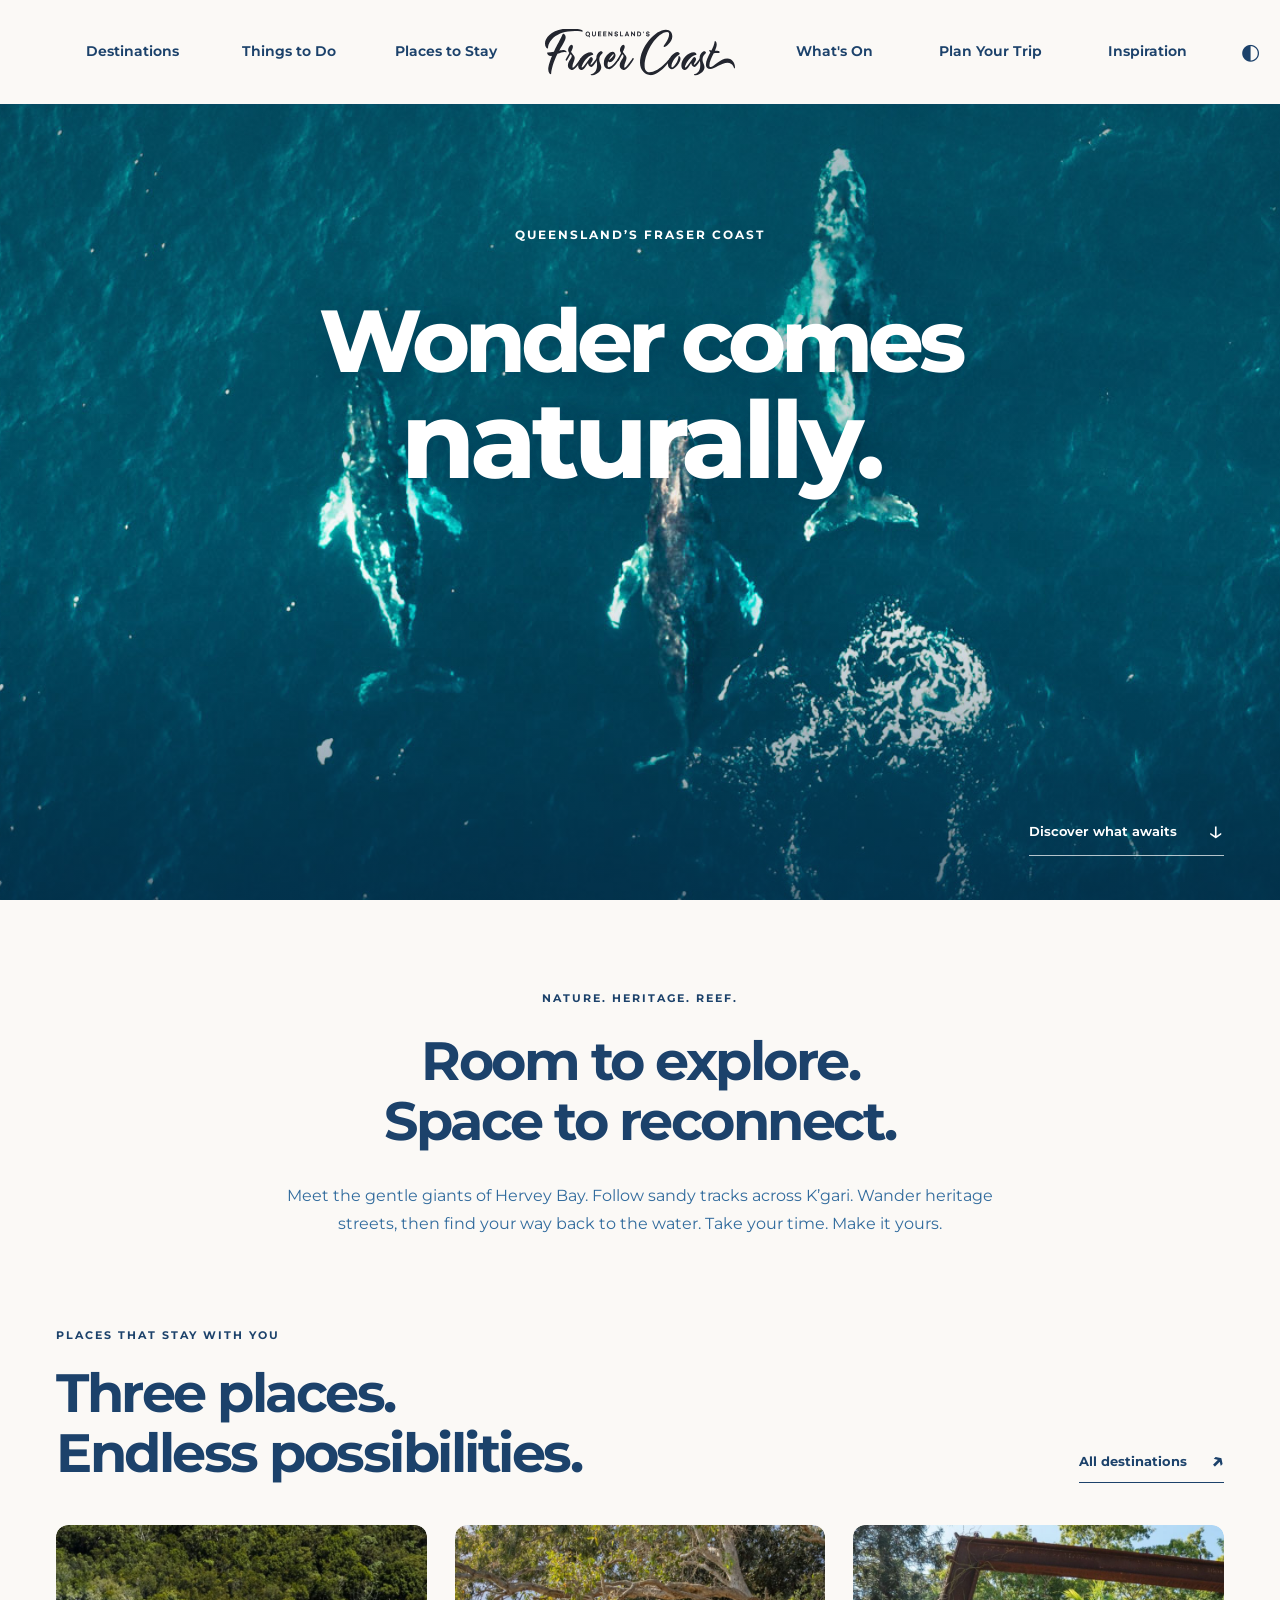
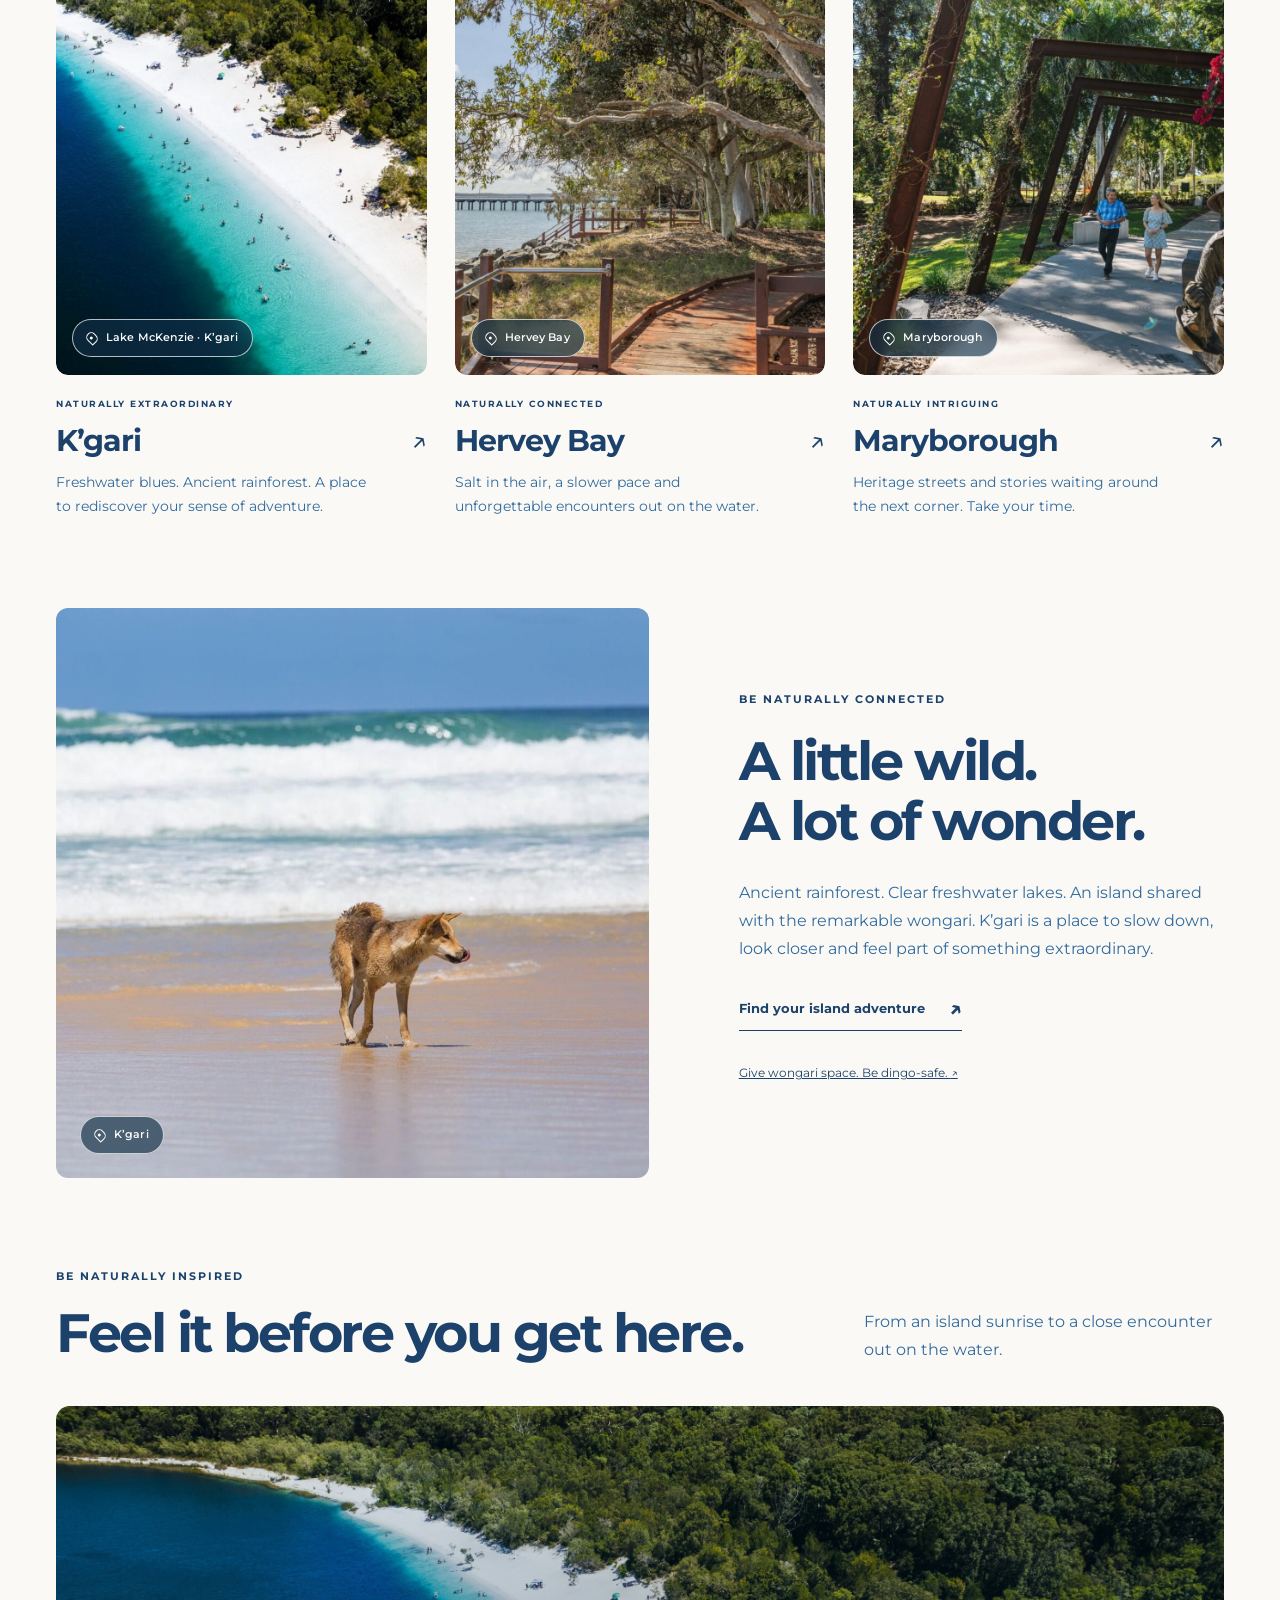
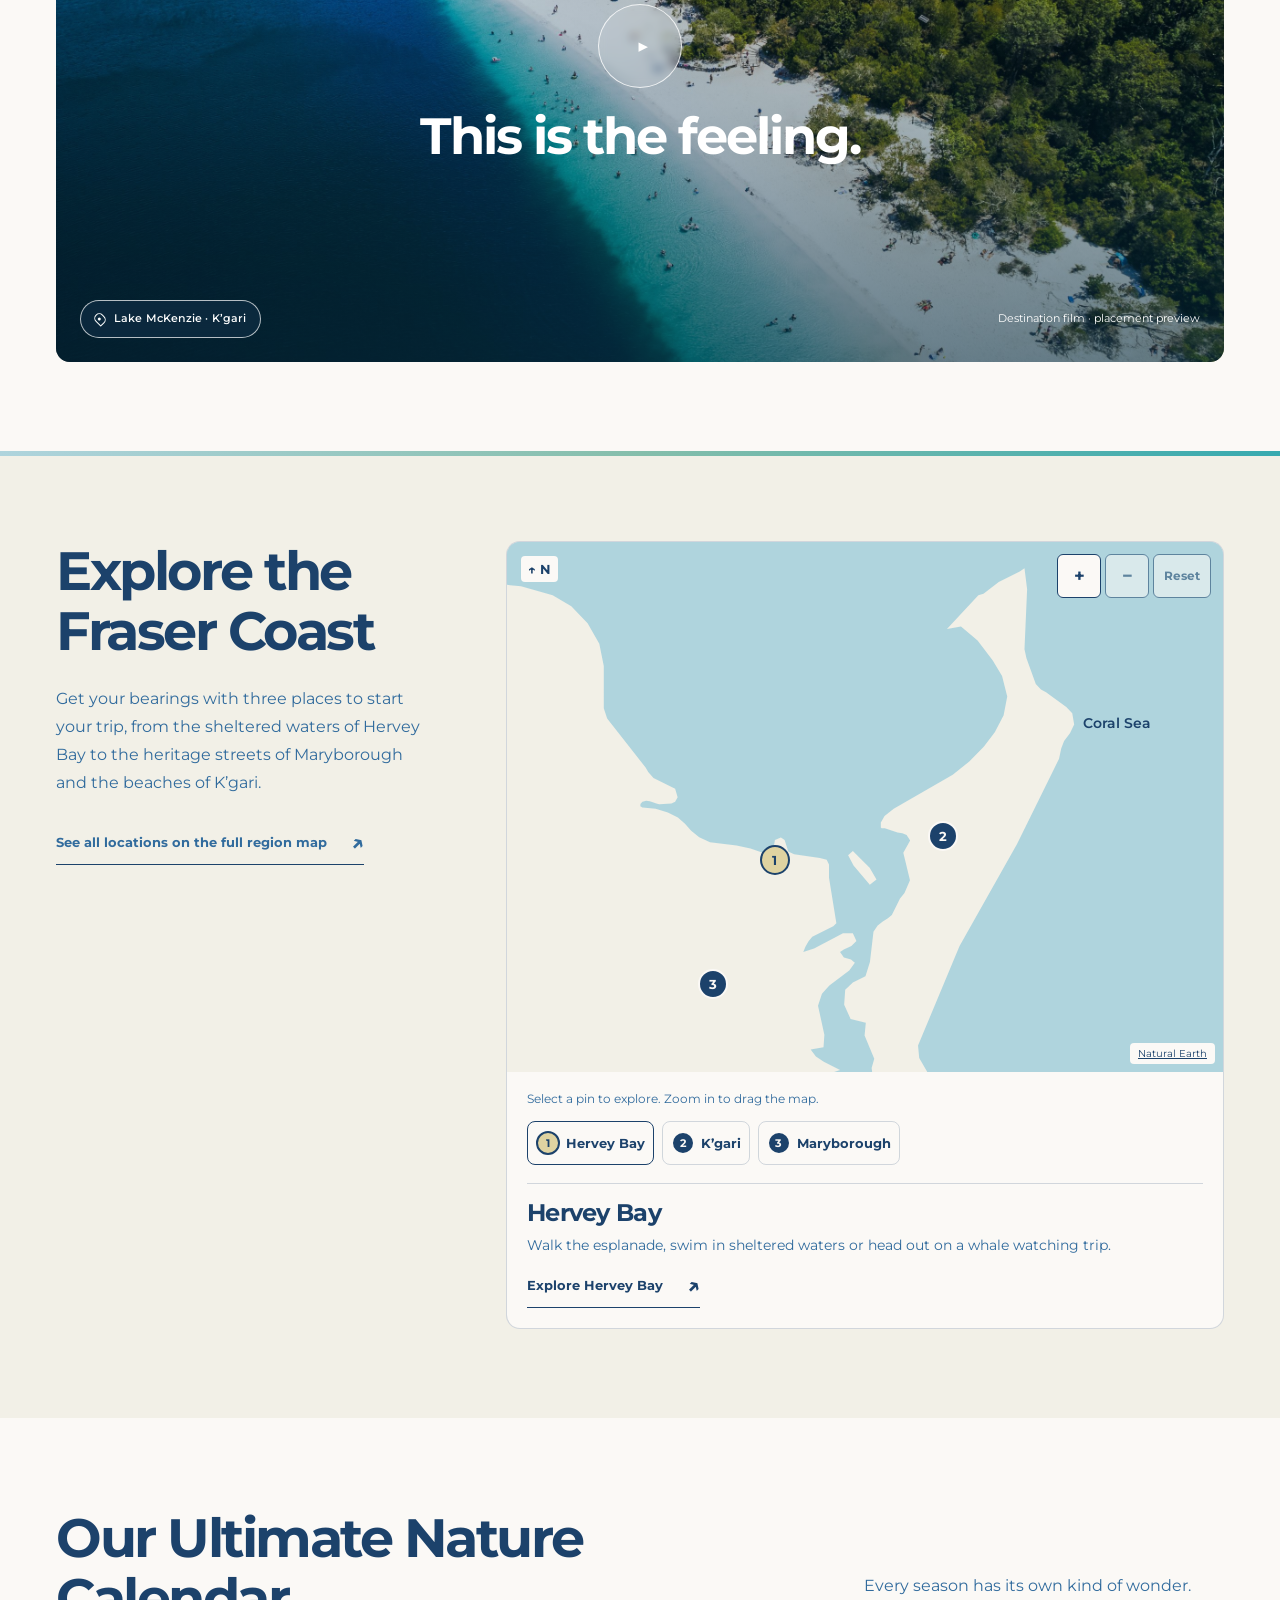
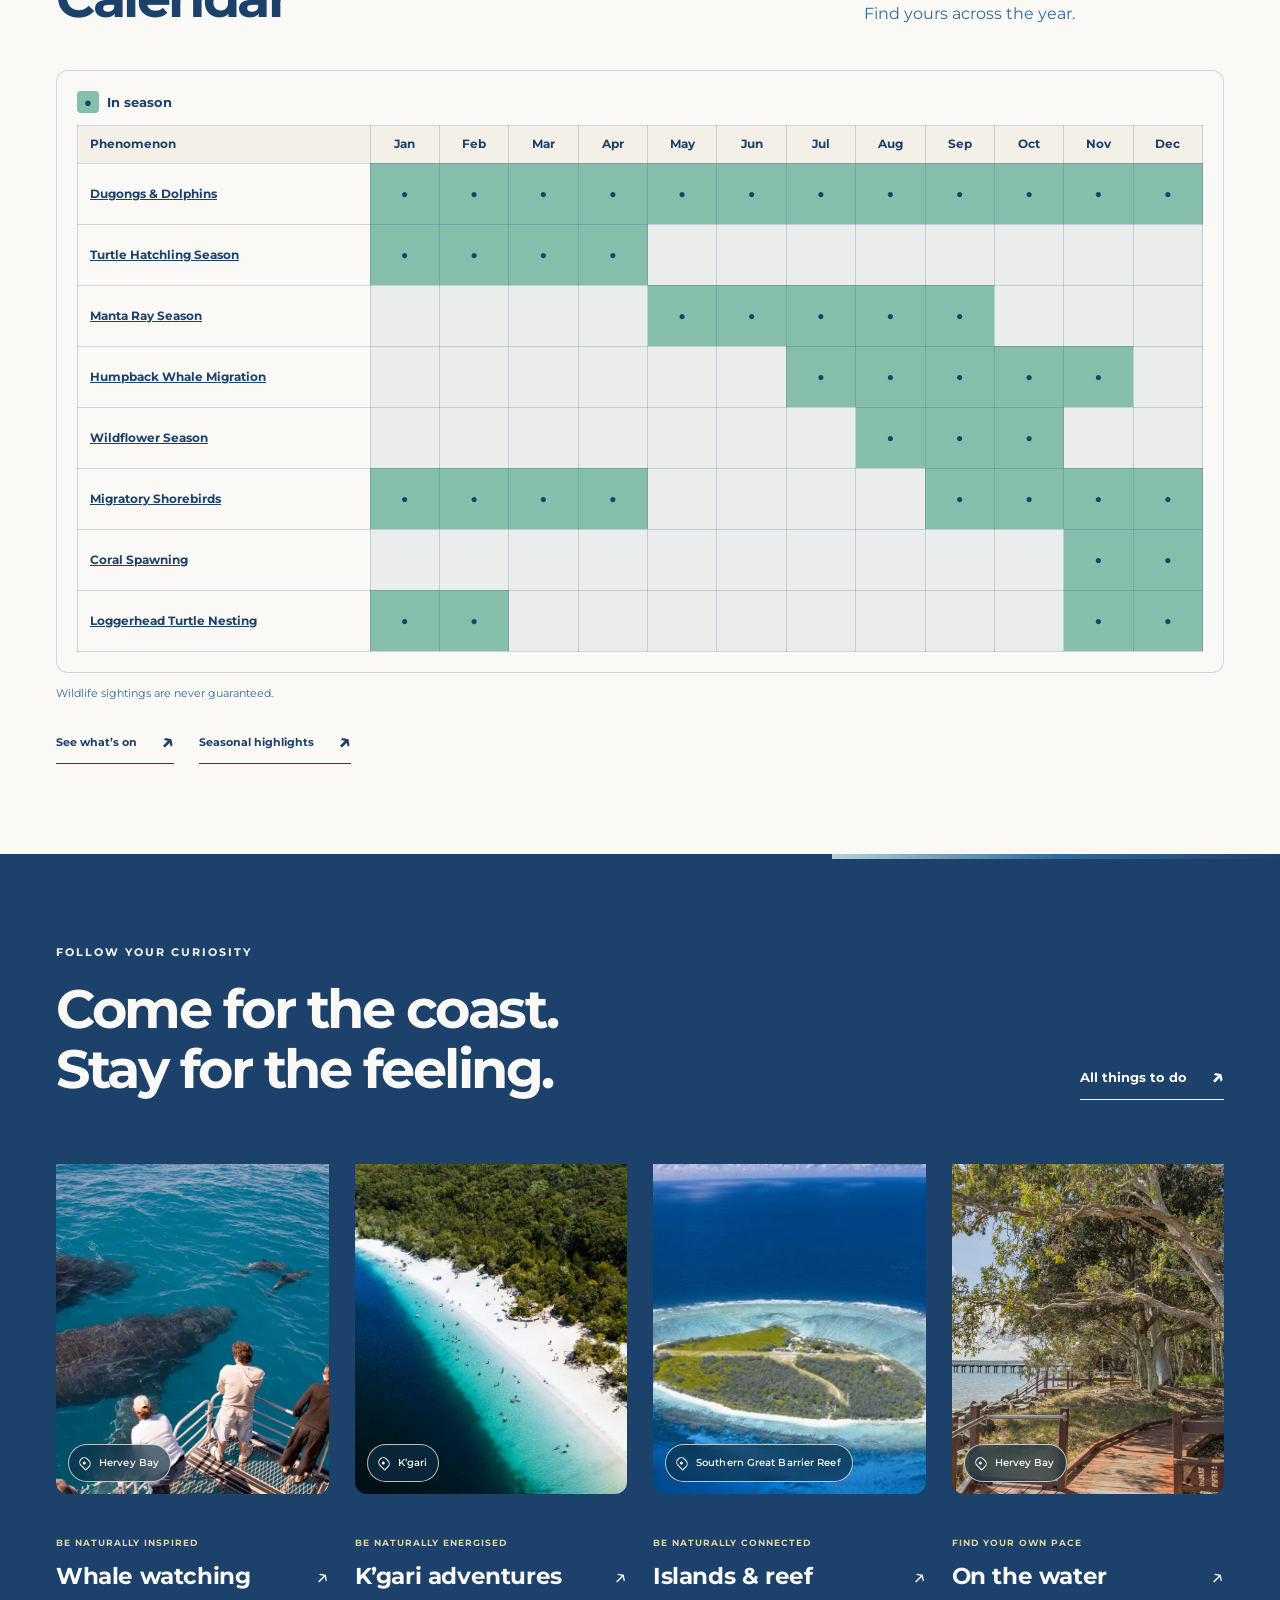
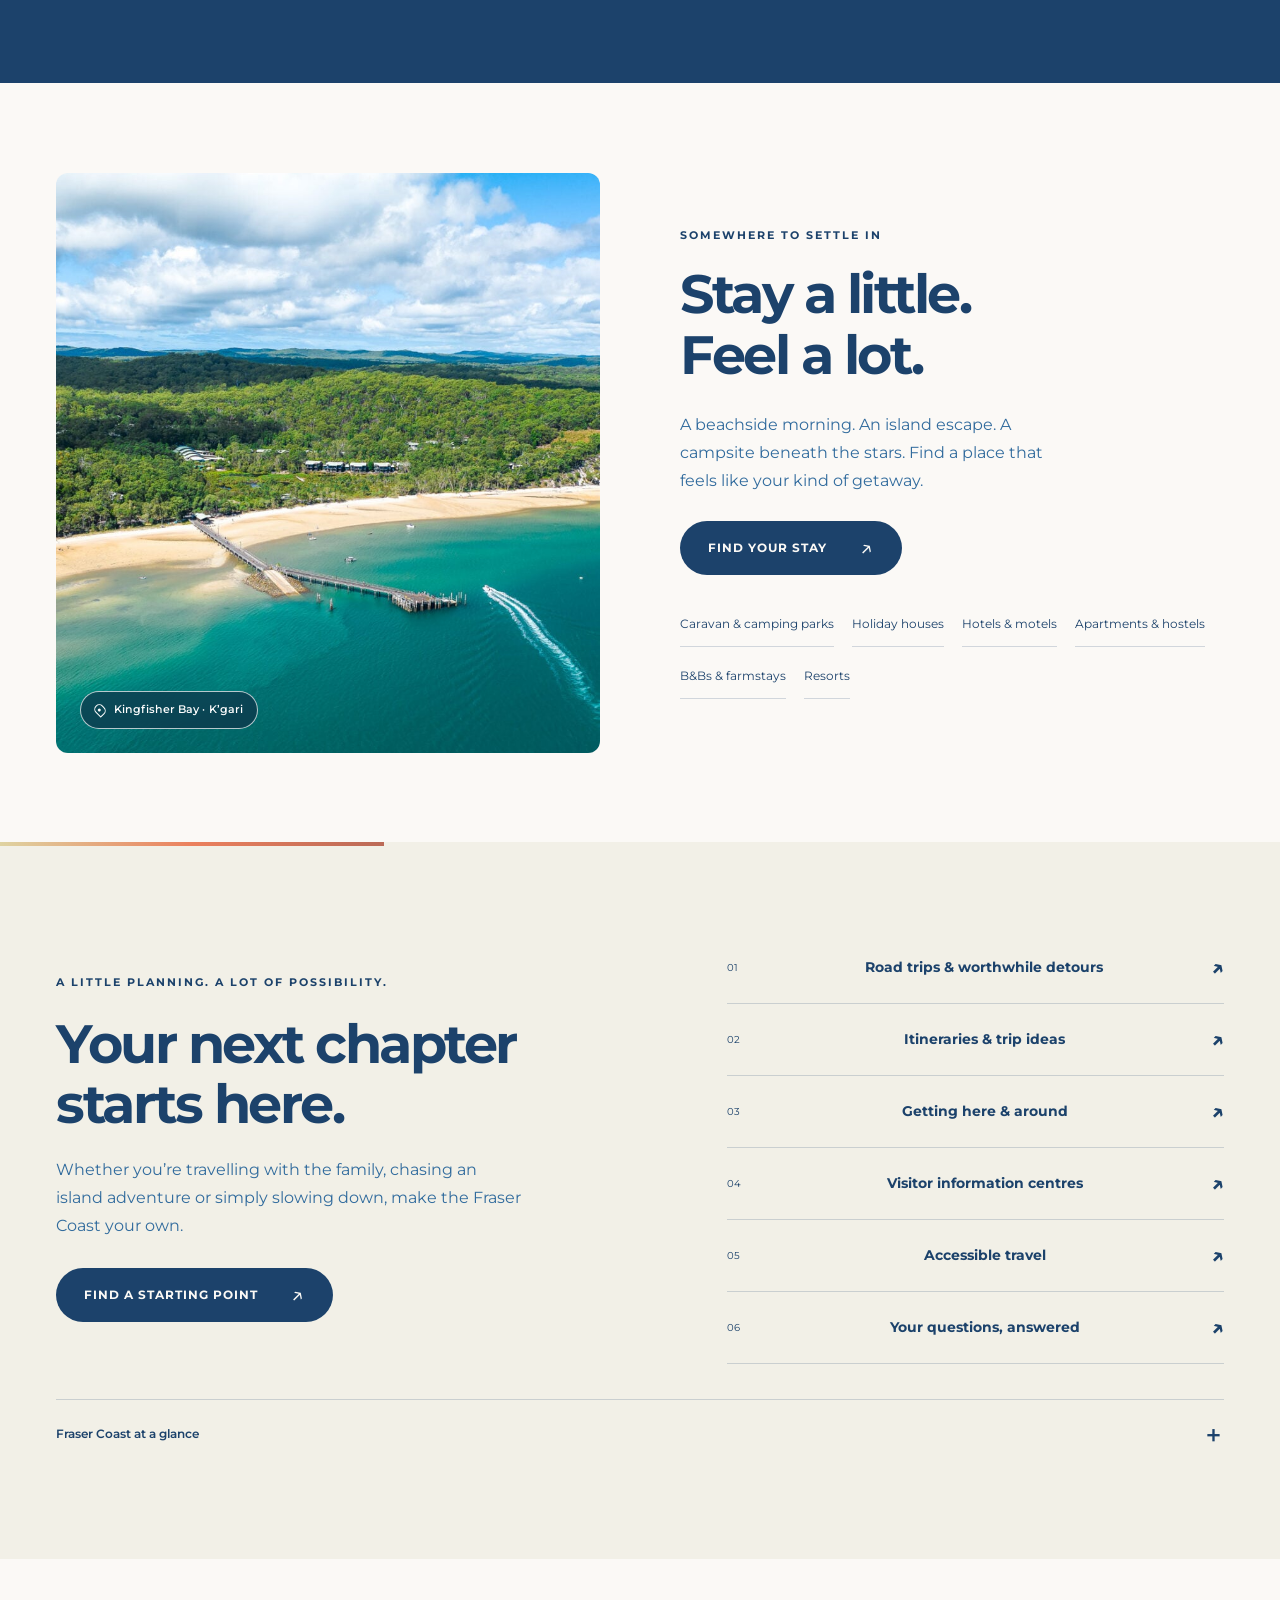
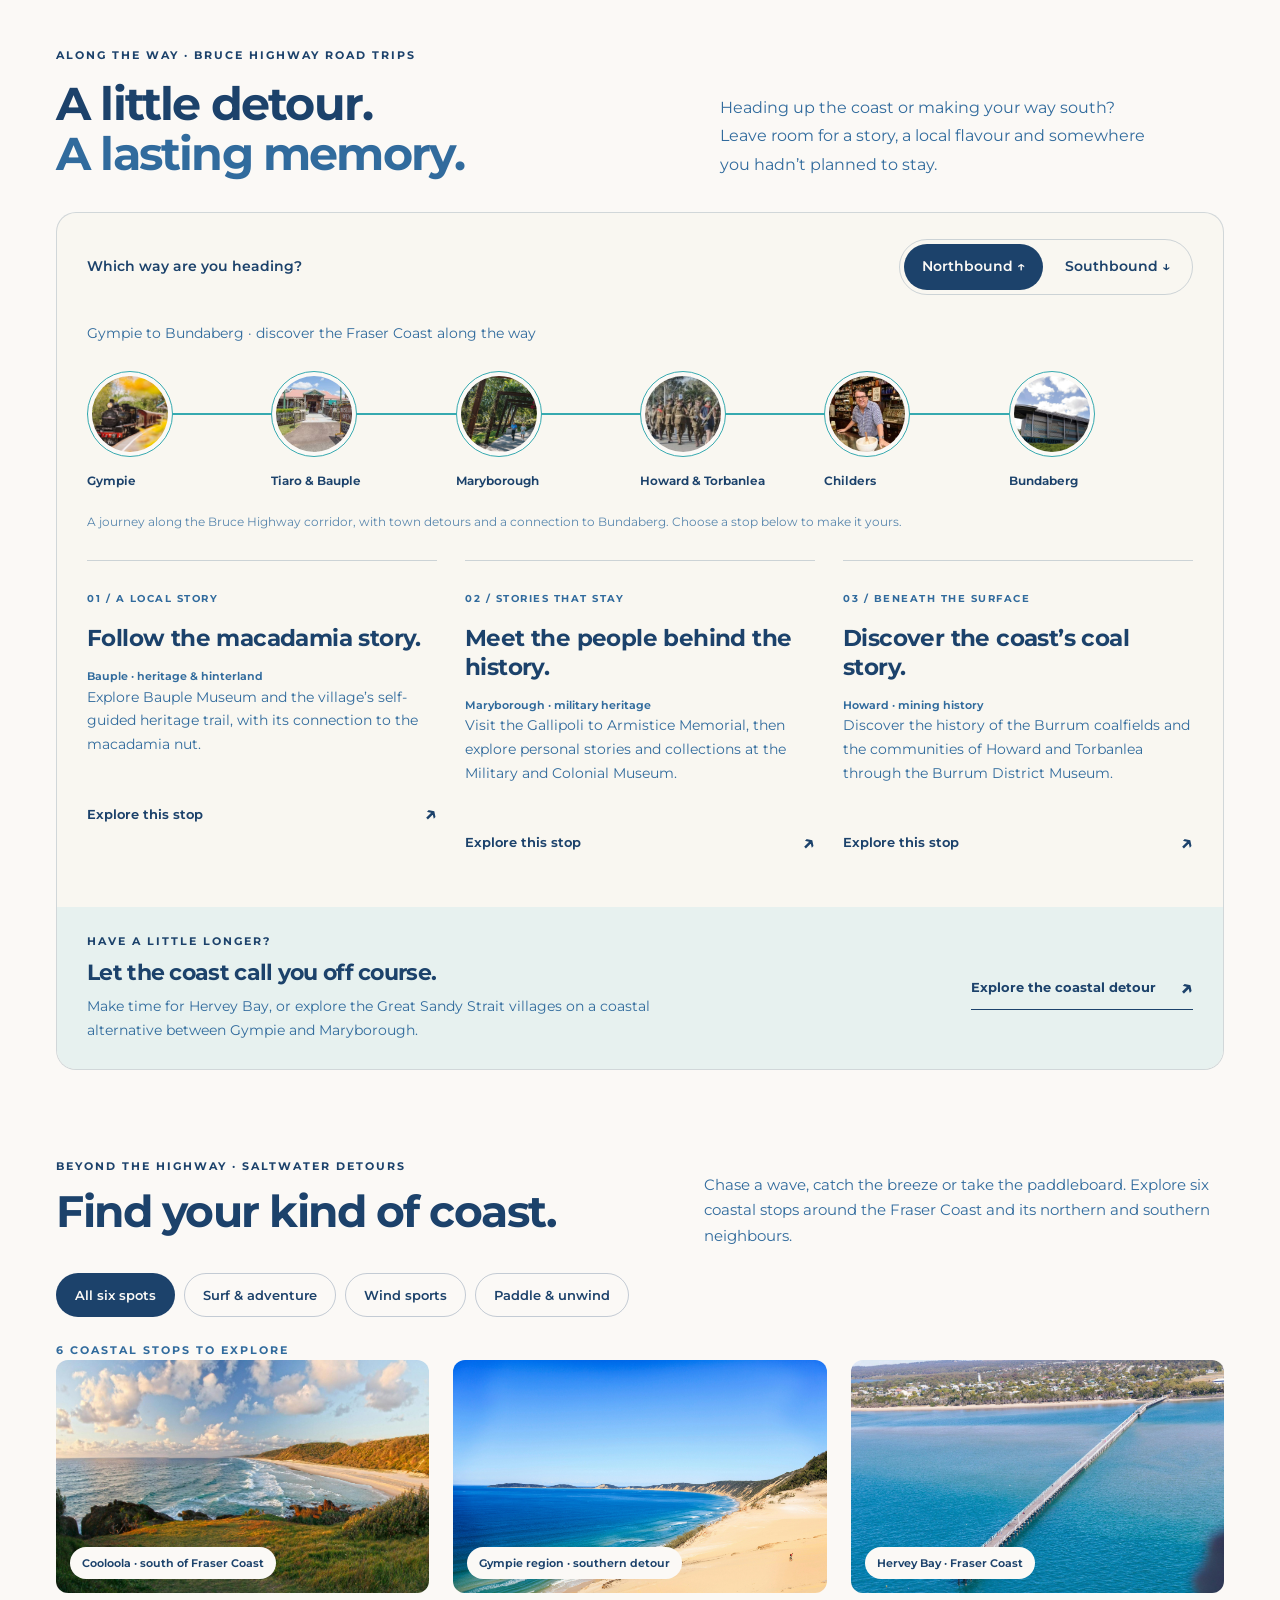
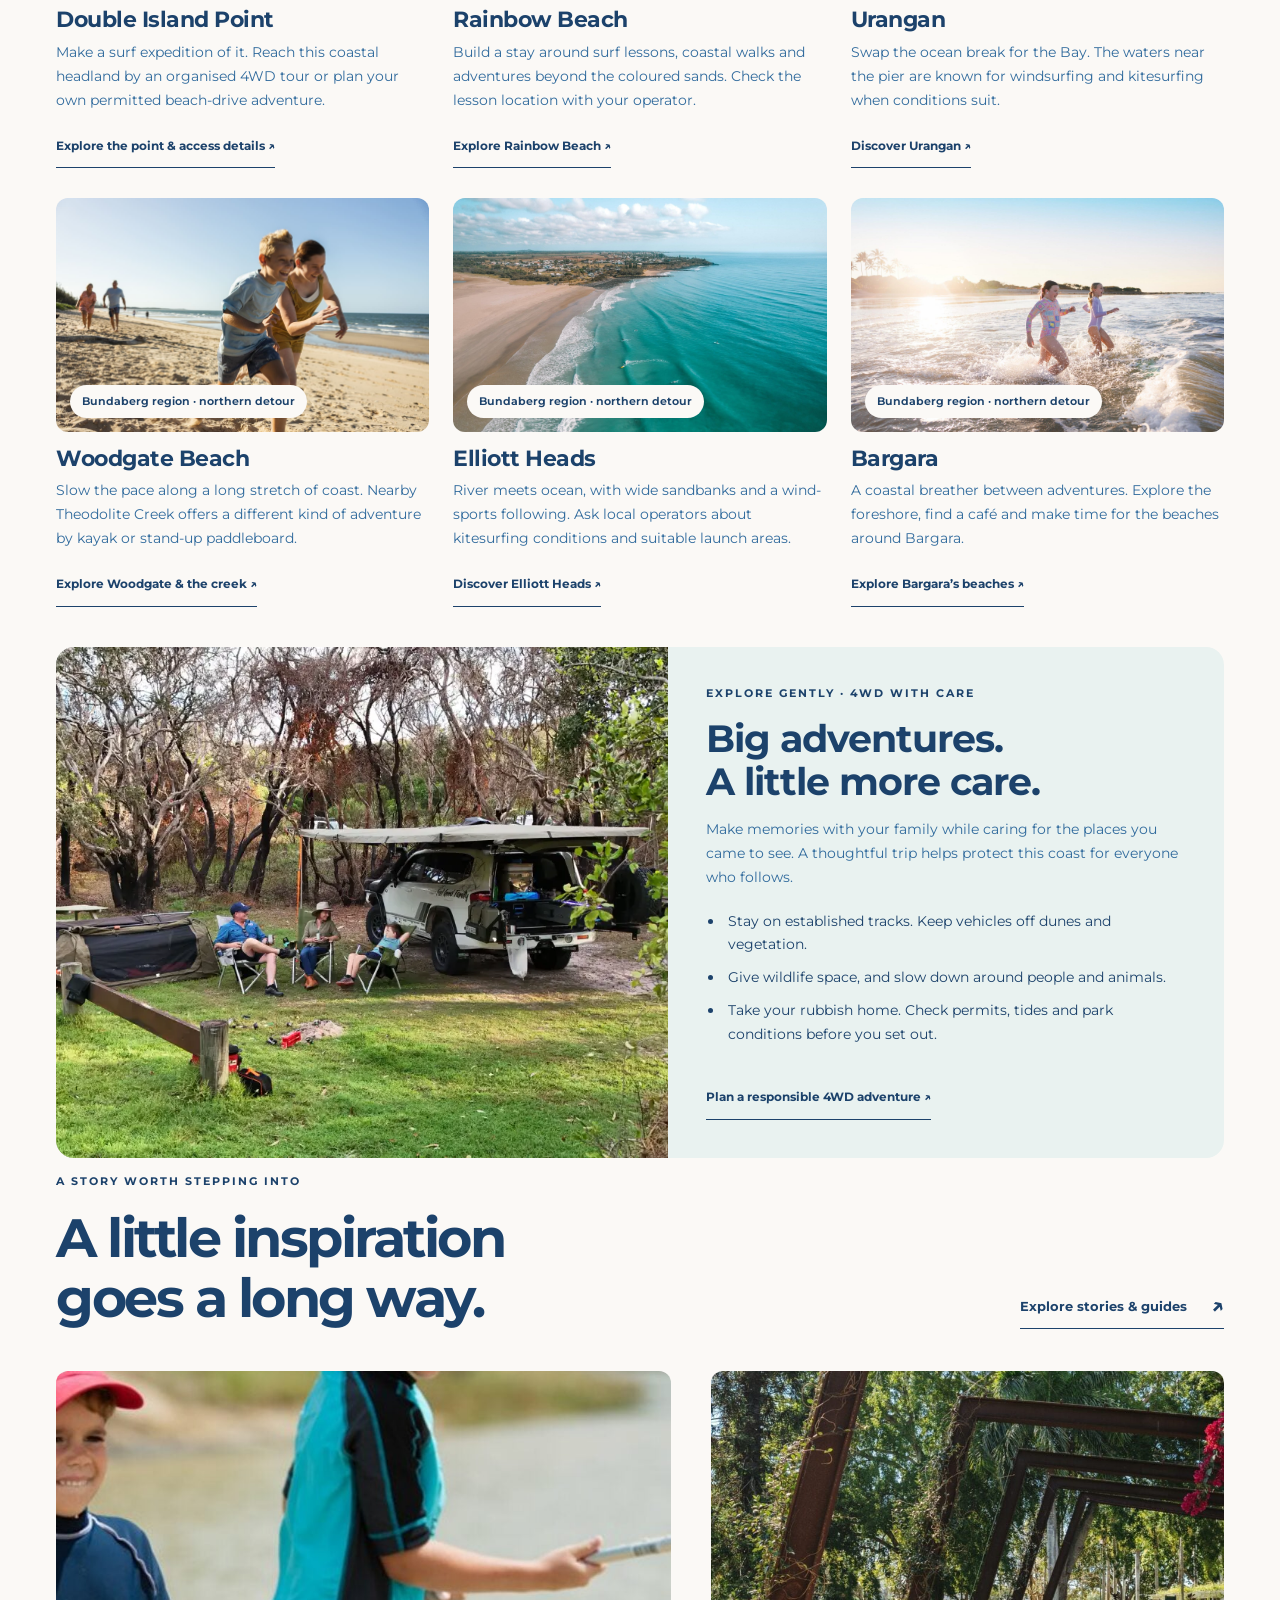
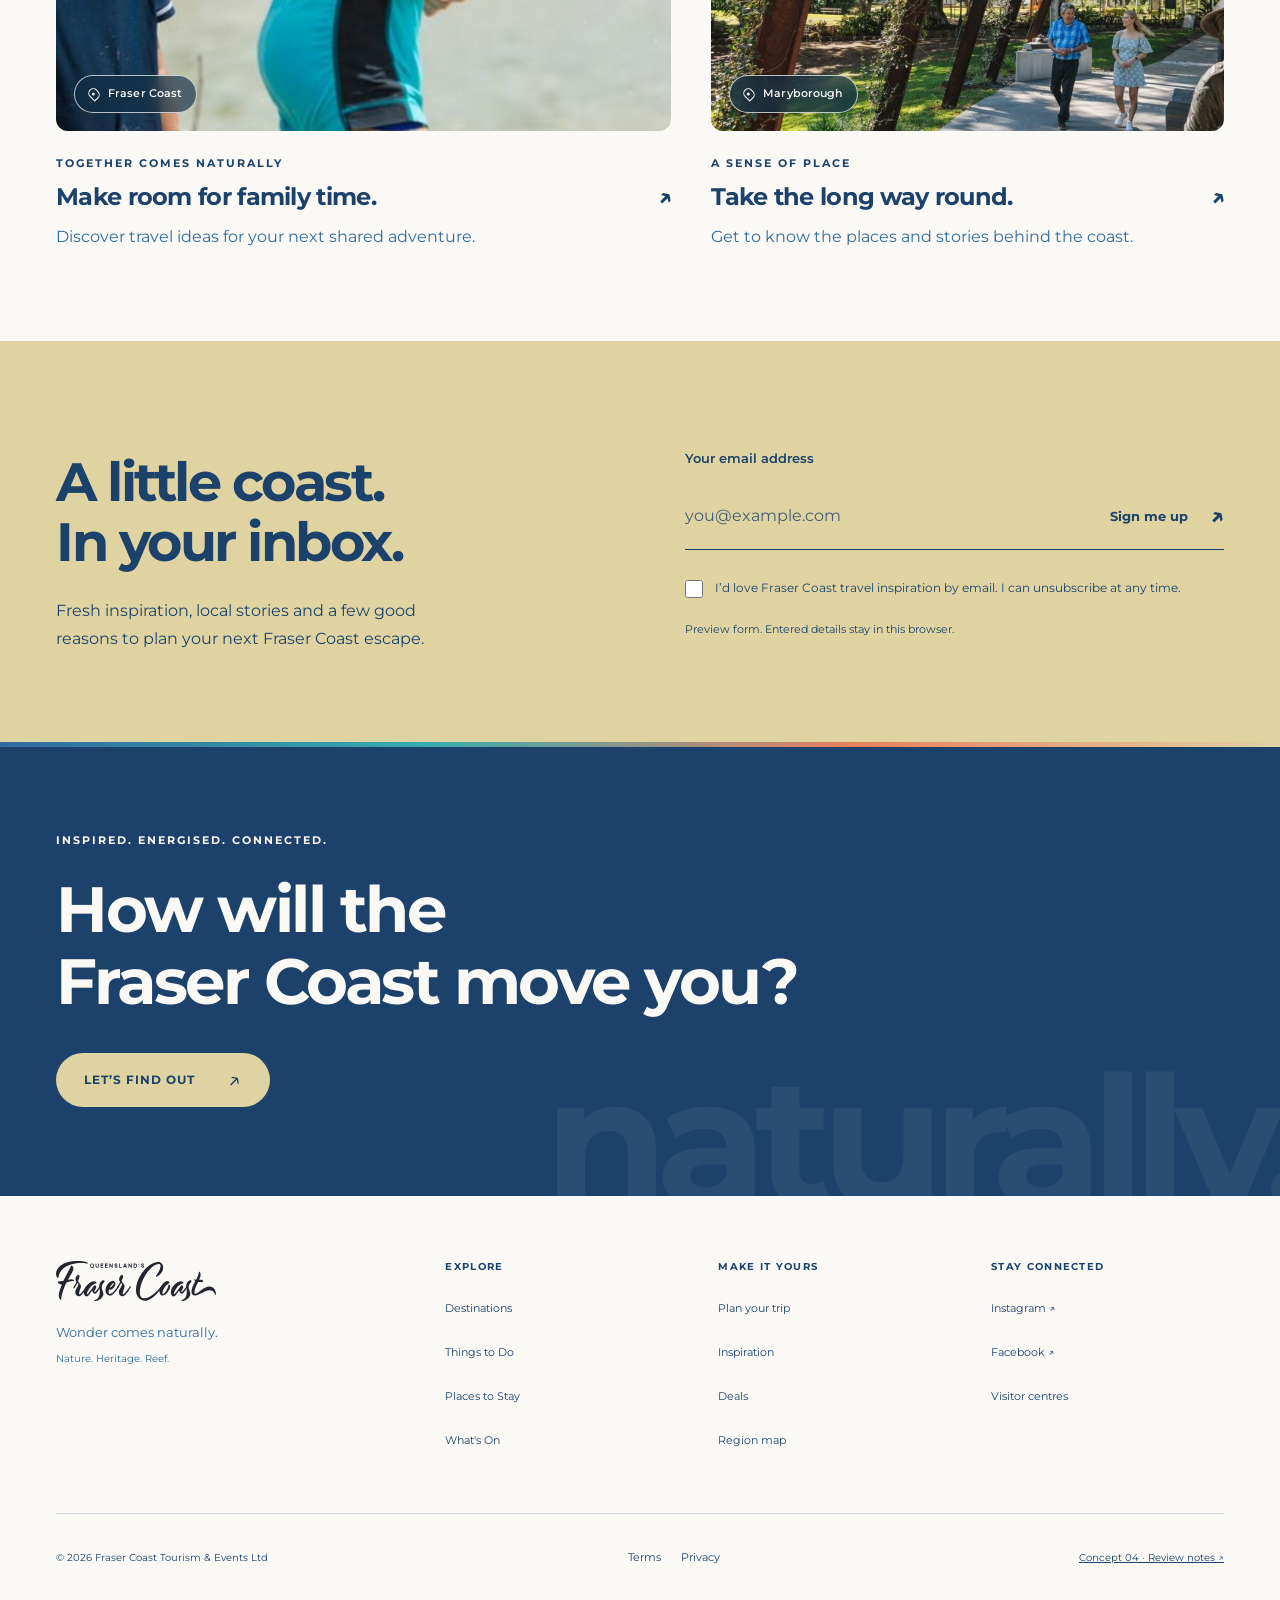
<file: revision-04/index.html>
<!doctype html><html lang="en-AU" data-theme="light"><head><meta charset="utf-8"><meta name="viewport" content="width=device-width,initial-scale=1"><meta name="robots" content="noindex,nofollow"><title>Fraser Coast — Concept 04 | Wonder comes naturally</title><meta name="description" content="A local design concept for Queensland’s Fraser Coast. Discover K’gari, Hervey Bay, heritage, reef and nature."><link rel="stylesheet" href="design.css"><link rel="stylesheet" href="revision.css?v=4-hero-title-down"><script defer src="design.js"></script><script defer src="assets/region-map-data.js"></script><script defer src="region-map.js"></script><script defer src="revision.js"></script><link rel="stylesheet" href="road-trips.css"><script defer src="road-trips.js"></script><link rel="stylesheet" href="coastal.css?v=4-spacing-2"><script defer src="coastal.js"></script><link rel="stylesheet" href="care-offers.css"><script defer src="offers.js"></script></head><body>
<a href="#main" class="skip-link">Skip to content</a>

<header class="site-header" id="site-header"><a class="brand" href="#" aria-label="Fraser Coast home"><img src="assets/current-site-logo.svg" width="160" height="40" alt="Queensland’s Fraser Coast"></a><button id="mobile-toggle" aria-controls="primary-nav" aria-expanded="false" aria-label="Open menu"><span aria-hidden="true">☰</span><span>Menu</span></button><nav id="primary-nav" aria-label="Primary navigation"><div class="nav-hub"><button class="nav-trigger" aria-expanded="false" aria-controls="menu-destinations">Destinations</button><div class="mega-panel" id="menu-destinations" hidden><div class="mega-intro"><span class="eyebrow">Find your kind of wonder</span><h2>Destinations</h2><a class="text-link" href="https://visitfrasercoast-com-git-dev-fcte.vercel.app/destinations">View all Destinations <span aria-hidden="true">↗</span></a><aside><a class="text-link" href="https://visitfrasercoast-com-git-dev-fcte.vercel.app/destinations/map">Explore the region map <span aria-hidden="true">↗</span></a><p>See towns, beaches, attractions and operators on one interactive map.</p></aside></div><div class="mega-groups"><section><h3>Popular towns</h3><ul><li><a class="menu-link" href="https://visitfrasercoast-com-git-dev-fcte.vercel.app/destinations/hervey-bay">Hervey Bay <span aria-hidden="true">↗</span></a></li><li><a class="menu-link" href="https://visitfrasercoast-com-git-dev-fcte.vercel.app/destinations/maryborough">Maryborough <span aria-hidden="true">↗</span></a></li><li><a class="menu-link" href="https://visitfrasercoast-com-git-dev-fcte.vercel.app/destinations/tiaro">Tiaro <span aria-hidden="true">↗</span></a></li></ul></section><section><h3>More towns</h3><ul><li><a class="menu-link" href="https://visitfrasercoast-com-git-dev-fcte.vercel.app/destinations/burrum-heads">Burrum Heads <span aria-hidden="true">↗</span></a></li><li><a class="menu-link" href="https://visitfrasercoast-com-git-dev-fcte.vercel.app/destinations/toogoom">Toogoom <span aria-hidden="true">↗</span></a></li><li><a class="menu-link" href="https://visitfrasercoast-com-git-dev-fcte.vercel.app/destinations/river-heads">River Heads <span aria-hidden="true">↗</span></a></li><li><a class="menu-link" href="https://visitfrasercoast-com-git-dev-fcte.vercel.app/destinations/howard">Howard <span aria-hidden="true">↗</span></a></li><li><a class="menu-link" href="https://visitfrasercoast-com-git-dev-fcte.vercel.app/destinations/boonooroo">Boonooroo <span aria-hidden="true">↗</span></a></li><li><a class="menu-link" href="https://visitfrasercoast-com-git-dev-fcte.vercel.app/destinations/poona">Poona <span aria-hidden="true">↗</span></a></li><li><a class="menu-link" href="https://visitfrasercoast-com-git-dev-fcte.vercel.app/destinations/torbanlea">Torbanlea <span aria-hidden="true">↗</span></a></li></ul></section><section><h3>Islands &amp; gateways</h3><ul><li><a class="menu-link" href="https://visitfrasercoast-com-git-dev-fcte.vercel.app/destinations/kgari-fraser-island">K&#39;gari (Fraser Island) <span aria-hidden="true">↗</span></a></li><li><a class="menu-link" href="https://visitfrasercoast-com-git-dev-fcte.vercel.app/destinations/lady-elliot-island">Lady Elliot Island <span aria-hidden="true">↗</span></a></li><li><a class="menu-link" href="https://visitfrasercoast-com-git-dev-fcte.vercel.app/destinations/lady-musgrave-island">Lady Musgrave Island <span aria-hidden="true">↗</span></a></li><li><a class="menu-link" href="https://visitfrasercoast-com-git-dev-fcte.vercel.app/destinations/great-sandy-strait">Great Sandy Strait <span aria-hidden="true">↗</span></a></li><li><a class="menu-link" href="https://visitfrasercoast-com-git-dev-fcte.vercel.app/destinations/tin-can-bay">Tin Can Bay <span aria-hidden="true">↗</span></a></li><li><a class="menu-link" href="https://visitfrasercoast-com-git-dev-fcte.vercel.app/destinations/rainbow-beach">Rainbow Beach <span aria-hidden="true">↗</span></a></li></ul></section></div></div></div><div class="nav-hub"><button class="nav-trigger" aria-expanded="false" aria-controls="menu-things-to-do">Things to Do</button><div class="mega-panel" id="menu-things-to-do" hidden><div class="mega-intro"><span class="eyebrow">Find your kind of wonder</span><h2>Things to Do</h2><a class="text-link" href="https://visitfrasercoast-com-git-dev-fcte.vercel.app/things-to-do">View all Things to Do <span aria-hidden="true">↗</span></a></div><div class="mega-groups"><section><h3>By experience</h3><ul><li><a class="menu-link" href="https://visitfrasercoast-com-git-dev-fcte.vercel.app/things-to-do/whale-watching">Whale watching <span aria-hidden="true">↗</span></a></li><li><a class="menu-link" href="https://visitfrasercoast-com-git-dev-fcte.vercel.app/things-to-do/camping-caravanning">Camping &amp; caravanning <span aria-hidden="true">↗</span></a></li><li><a class="menu-link" href="https://visitfrasercoast-com-git-dev-fcte.vercel.app/things-to-do/diving-reefs">Diving &amp; reefs <span aria-hidden="true">↗</span></a></li><li><a class="menu-link" href="https://visitfrasercoast-com-git-dev-fcte.vercel.app/things-to-do/fishing">Fishing <span aria-hidden="true">↗</span></a></li><li><a class="menu-link" href="https://visitfrasercoast-com-git-dev-fcte.vercel.app/things-to-do/kgari-4wd">4WD on K&#39;gari <span aria-hidden="true">↗</span></a></li><li><a class="menu-link" href="https://visitfrasercoast-com-git-dev-fcte.vercel.app/things-to-do/beaches">Beaches <span aria-hidden="true">↗</span></a></li></ul></section><section><h3>More to do</h3><ul><li><a class="menu-link" href="https://visitfrasercoast-com-git-dev-fcte.vercel.app/things-to-do/sailing">Boating &amp; sailing <span aria-hidden="true">↗</span></a></li><li><a class="menu-link" href="https://visitfrasercoast-com-git-dev-fcte.vercel.app/things-to-do/nature-wildlife">Nature &amp; wildlife <span aria-hidden="true">↗</span></a></li><li><a class="menu-link" href="https://visitfrasercoast-com-git-dev-fcte.vercel.app/things-to-do/walking-trails">Walking &amp; rail trails <span aria-hidden="true">↗</span></a></li><li><a class="menu-link" href="https://visitfrasercoast-com-git-dev-fcte.vercel.app/things-to-do/heritage-military">Heritage &amp; military <span aria-hidden="true">↗</span></a></li><li><a class="menu-link" href="https://visitfrasercoast-com-git-dev-fcte.vercel.app/things-to-do/markets">Markets <span aria-hidden="true">↗</span></a></li><li><a class="menu-link" href="https://visitfrasercoast-com-git-dev-fcte.vercel.app/things-to-do/dining">Dining &amp; food <span aria-hidden="true">↗</span></a></li></ul></section><section><h3>Operators</h3><ul><li><a class="menu-link" href="https://visitfrasercoast-com-git-dev-fcte.vercel.app/operators">Operators directory <span aria-hidden="true">↗</span></a></li></ul></section></div></div></div><div class="nav-hub"><button class="nav-trigger" aria-expanded="false" aria-controls="menu-places-to-stay">Places to Stay</button><div class="mega-panel" id="menu-places-to-stay" hidden><div class="mega-intro"><span class="eyebrow">Find your kind of wonder</span><h2>Places to Stay</h2><a class="text-link" href="https://visitfrasercoast-com-git-dev-fcte.vercel.app/where-to-stay">View all Places to Stay <span aria-hidden="true">↗</span></a></div><div class="mega-groups"><section><h3>Where to stay</h3><ul><li><a class="menu-link" href="https://visitfrasercoast-com-git-dev-fcte.vercel.app/where-to-stay/caravan-parks">Caravan &amp; camping parks <span aria-hidden="true">↗</span></a></li><li><a class="menu-link" href="https://visitfrasercoast-com-git-dev-fcte.vercel.app/where-to-stay/holiday-houses">Holiday houses <span aria-hidden="true">↗</span></a></li><li><a class="menu-link" href="https://visitfrasercoast-com-git-dev-fcte.vercel.app/where-to-stay/hotels-motels">Hotels &amp; motels <span aria-hidden="true">↗</span></a></li><li><a class="menu-link" href="https://visitfrasercoast-com-git-dev-fcte.vercel.app/where-to-stay/apartments-hostels">Apartments &amp; hostels <span aria-hidden="true">↗</span></a></li><li><a class="menu-link" href="https://visitfrasercoast-com-git-dev-fcte.vercel.app/where-to-stay/bed-breakfast-farmstays">B&amp;Bs &amp; farmstays <span aria-hidden="true">↗</span></a></li><li><a class="menu-link" href="https://visitfrasercoast-com-git-dev-fcte.vercel.app/where-to-stay/resorts">Resorts <span aria-hidden="true">↗</span></a></li></ul></section><section><h3>Operators</h3><ul><li><a class="menu-link" href="https://visitfrasercoast-com-git-dev-fcte.vercel.app/operators">Operators directory <span aria-hidden="true">↗</span></a></li></ul></section></div></div></div><div class="nav-hub"><button class="nav-trigger" aria-expanded="false" aria-controls="menu-whats-on">What&#39;s On</button><div class="mega-panel" id="menu-whats-on" hidden><div class="mega-intro"><span class="eyebrow">Find your kind of wonder</span><h2>What&#39;s On</h2><a class="text-link" href="https://visitfrasercoast-com-git-dev-fcte.vercel.app/events">View all What&#39;s On <span aria-hidden="true">↗</span></a></div><div class="mega-groups"><section><h3>Events</h3><ul><li><a class="menu-link" href="https://visitfrasercoast-com-git-dev-fcte.vercel.app/events">All events <span aria-hidden="true">↗</span></a></li><li><a class="menu-link" href="https://visitfrasercoast-com-git-dev-fcte.vercel.app/seasons">Seasonal highlights <span aria-hidden="true">↗</span></a></li></ul></section></div></div></div><div class="nav-hub"><button class="nav-trigger" aria-expanded="false" aria-controls="menu-plan-your-trip">Plan Your Trip</button><div class="mega-panel" id="menu-plan-your-trip" hidden><div class="mega-intro"><span class="eyebrow">Find your kind of wonder</span><h2>Plan Your Trip</h2><a class="text-link" href="#road-trips">Road trips &amp; detours ↗</a><a class="text-link" href="https://visitfrasercoast-com-git-dev-fcte.vercel.app/plan-your-trip">View all Plan Your Trip <span aria-hidden="true">↗</span></a></div><div class="mega-groups"><section><h3>Getting here &amp; around</h3><ul><li><a class="menu-link" href="https://visitfrasercoast-com-git-dev-fcte.vercel.app/plan-your-trip/getting-here">Getting here <span aria-hidden="true">↗</span></a></li><li><a class="menu-link" href="https://visitfrasercoast-com-git-dev-fcte.vercel.app/plan-your-trip/getting-around">Getting around <span aria-hidden="true">↗</span></a></li><li><a class="menu-link" href="https://visitfrasercoast-com-git-dev-fcte.vercel.app/plan-your-trip/kgari-ferries">K&#39;gari ferries <span aria-hidden="true">↗</span></a></li><li><a class="menu-link" href="https://visitfrasercoast-com-git-dev-fcte.vercel.app/plan-your-trip/kgari-permits">K&#39;gari permits <span aria-hidden="true">↗</span></a></li></ul></section><section><h3>Know before you go</h3><ul><li><a class="menu-link" href="https://visitfrasercoast-com-git-dev-fcte.vercel.app/plan-your-trip/dingo-safety">Dingo safety <span aria-hidden="true">↗</span></a></li><li><a class="menu-link" href="https://visitfrasercoast-com-git-dev-fcte.vercel.app/plan-your-trip/weather">Weather <span aria-hidden="true">↗</span></a></li><li><a class="menu-link" href="https://visitfrasercoast-com-git-dev-fcte.vercel.app/plan-your-trip/visitor-centres">Visitor centres <span aria-hidden="true">↗</span></a></li><li><a class="menu-link" href="https://visitfrasercoast-com-git-dev-fcte.vercel.app/plan-your-trip/accessibility">Accessibility <span aria-hidden="true">↗</span></a></li><li><a class="menu-link" href="https://visitfrasercoast-com-git-dev-fcte.vercel.app/plan-your-trip/maps">Maps <span aria-hidden="true">↗</span></a></li></ul></section><section><h3>Plan with us</h3><ul><li><a class="menu-link" href="https://visitfrasercoast-com-git-dev-fcte.vercel.app/itineraries">Itineraries <span aria-hidden="true">↗</span></a></li><li><a class="menu-link" href="https://visitfrasercoast-com-git-dev-fcte.vercel.app/faqs">FAQs <span aria-hidden="true">↗</span></a></li></ul></section></div></div></div><div class="nav-hub"><button class="nav-trigger" aria-expanded="false" aria-controls="menu-inspiration">Inspiration</button><div class="mega-panel" id="menu-inspiration" hidden><div class="mega-intro"><span class="eyebrow">Find your kind of wonder</span><h2>Inspiration</h2><a class="text-link" href="https://visitfrasercoast-com-git-dev-fcte.vercel.app/stories">View all Inspiration <span aria-hidden="true">↗</span></a></div><div class="mega-groups"><section><h3>Travel ideas</h3><ul><li><a class="menu-link" href="https://visitfrasercoast-com-git-dev-fcte.vercel.app/travel-ideas/families">For families <span aria-hidden="true">↗</span></a></li></ul></section><section><h3>Stories &amp; guides</h3><ul><li><a class="menu-link" href="https://visitfrasercoast-com-git-dev-fcte.vercel.app/stories">All stories <span aria-hidden="true">↗</span></a></li></ul></section></div></div></div></nav><div class="header-tools"><button id="theme-toggle" aria-label="Switch to dark theme" title="Switch colour theme">◐</button></div></header>
<main id="main">

<section class="immersive-hero" data-template-section="hero" aria-labelledby="hero-title">
  <img class="hero-ocean" src="assets/humpback.jpg" width="1200" height="800" alt="Three humpback whales swimming together in turquoise ocean water" fetchpriority="high">
  <div class="hero-shade"></div>
  <div class="immersive-heading">
    <p class="eyebrow">Queensland’s Fraser Coast</p>
    <h1 id="hero-title">Wonder comes<br><span>naturally.</span></h1>
  </div>
  <div class="hero-bottom">
    <a class="hero-explore" href="#destinations">Discover what awaits <span aria-hidden="true">↓</span></a>
  </div>
</section>



<section class="intro wrap">
  <span class="eyebrow">Nature. Heritage. Reef.</span>
  <h2>Room to explore.<br><span>Space to reconnect.</span></h2>
  <p>Meet the gentle giants of Hervey Bay. Follow sandy tracks across K’gari. Wander heritage streets, then find your way back to the water. Take your time. Make it yours.</p>
</section>

<section class="destinations wrap" id="destinations" data-template-section="destinations"><div class="section-heading"><div><span class="eyebrow">Places that stay with you</span><h2>Three places.<br>Endless possibilities.</h2></div><a class="text-link" href="https://visitfrasercoast-com-git-dev-fcte.vercel.app/destinations">All destinations <span aria-hidden="true">↗</span></a></div><div class="destination-grid"><article class="destination-card"><a class="image-link" href="https://visitfrasercoast-com-git-dev-fcte.vercel.app/destinations/kgari-fraser-island" aria-label="Explore K’gari"><img class="" src="assets/kgari.jpg" alt="K’gari" loading="lazy"><span class="location-pill"><span class="location-icon" aria-hidden="true"></span>Lake McKenzie · K’gari</span></a><span class="eyebrow">Naturally extraordinary</span><h3><a class="card-title" href="https://visitfrasercoast-com-git-dev-fcte.vercel.app/destinations/kgari-fraser-island">K’gari <span aria-hidden="true">↗</span></a></h3><p>Freshwater blues. Ancient rainforest. A place to rediscover your sense of adventure.</p></article><article class="destination-card"><a class="image-link" href="https://visitfrasercoast-com-git-dev-fcte.vercel.app/destinations/hervey-bay" aria-label="Explore Hervey Bay"><img class="" src="assets/hervey.jpg" alt="Hervey Bay" loading="lazy"><span class="location-pill"><span class="location-icon" aria-hidden="true"></span>Hervey Bay</span></a><span class="eyebrow">Naturally connected</span><h3><a class="card-title" href="https://visitfrasercoast-com-git-dev-fcte.vercel.app/destinations/hervey-bay">Hervey Bay <span aria-hidden="true">↗</span></a></h3><p>Salt in the air, a slower pace and unforgettable encounters out on the water.</p></article><article class="destination-card"><a class="image-link" href="https://visitfrasercoast-com-git-dev-fcte.vercel.app/destinations/maryborough" aria-label="Explore Maryborough"><img class="" src="assets/heritage.jpg" alt="Maryborough" loading="lazy"><span class="location-pill"><span class="location-icon" aria-hidden="true"></span>Maryborough</span></a><span class="eyebrow">Naturally intriguing</span><h3><a class="card-title" href="https://visitfrasercoast-com-git-dev-fcte.vercel.app/destinations/maryborough">Maryborough <span aria-hidden="true">↗</span></a></h3><p>Heritage streets and stories waiting around the next corner. Take your time.</p></article></div></section>
<section class="wildlife-feature wrap" aria-labelledby="wildlife-title">
  <figure class="wildlife-photo">
    <img src="assets/dingo.jpg" width="1286" height="1040" alt="A wongari, or dingo, standing on a K’gari beach with the surf behind it" loading="lazy">
    <span class="location-pill"><span class="location-icon" aria-hidden="true"></span>K’gari</span>
  </figure>
  <div class="wildlife-copy">
    <span class="eyebrow">Be naturally connected</span>
    <h2 id="wildlife-title">A little wild.<br>A lot of wonder.</h2>
    <p>Ancient rainforest. Clear freshwater lakes. An island shared with the remarkable wongari. K’gari is a place to slow down, look closer and feel part of something extraordinary.</p>
    <a class="text-link" href="https://visitfrasercoast-com-git-dev-fcte.vercel.app/destinations/kgari-fraser-island">Find your island adventure <span aria-hidden="true">↗</span></a>
    <a class="wildlife-safety" href="https://visitfrasercoast-com-git-dev-fcte.vercel.app/plan-your-trip/dingo-safety">Give wongari space. Be dingo-safe. <span aria-hidden="true">↗</span></a>
  </div>
</section>

<section class="film-section wrap" id="film" aria-labelledby="film-heading">
  <div class="section-heading">
    <div><span class="eyebrow">Be naturally inspired</span><h2 id="film-heading">Feel it before you get here.</h2></div>
    <p>From an island sunrise to a close encounter out on the water.</p>
  </div>
  <button class="film-poster" type="button" data-open="film-preview" aria-label="Preview the destination video placement">
    <img src="assets/kgari-landscape.jpg" width="2560" height="1438" alt="The white sand and clear blue freshwater of Lake McKenzie on K’gari" loading="lazy">
    <span class="film-scrim"></span>
    <span class="film-centre"><span class="play-circle" aria-hidden="true">▶</span><span class="film-title">This is the feeling.</span></span>
    <span class="film-bottom"><span class="location-pill"><span class="location-icon" aria-hidden="true"></span>Lake McKenzie · K’gari</span><span class="film-preview-label">Destination film · placement preview</span></span>
  </button>
</section>
<section class="region-section" id="region" data-template-section="region-map">
 <div class="wrap region-layout">
  <div class="region-copy">
   <h2 id="map-title">Explore the Fraser Coast</h2>
   <p>Get your bearings with three places to start your trip, from the sheltered waters of Hervey Bay to the heritage streets of Maryborough and the beaches of K’gari.</p>
   <p><a class="text-link" href="https://visitfrasercoast-com-git-dev-fcte.vercel.app/destinations/map">See all locations on the full region map <span aria-hidden="true">↗</span></a></p>
  </div>
  <div class="homepage-map" role="group" aria-labelledby="map-title">
 <div class="map-viewport" role="group" tabindex="0" aria-label="Region map. Use arrow keys to pan when zoomed in." aria-describedby="map-instructions">
  <canvas class="map-canvas" aria-hidden="true"></canvas>
  <span class="map-north" aria-hidden="true">↑ N</span>
  <span class="map-water-label" aria-hidden="true">Coral Sea</span>
  <button class="map-pin" type="button" data-place="hervey-bay" data-lat="-25.2882" data-lng="152.8175" aria-label="Hervey Bay on the map" aria-controls="map-place-details" aria-pressed="true"><span aria-hidden="true">1</span></button><button class="map-pin" type="button" data-place="kgari-fraser-island" data-lat="-25.24" data-lng="153.13" aria-label="K’gari on the map" aria-controls="map-place-details" aria-pressed="false"><span aria-hidden="true">2</span></button><button class="map-pin" type="button" data-place="maryborough" data-lat="-25.5407" data-lng="152.7019" aria-label="Maryborough on the map" aria-controls="map-place-details" aria-pressed="false"><span aria-hidden="true">3</span></button>
  <div class="map-controls" aria-label="Map controls" role="group">
   <button type="button" data-map-action="zoom-in" aria-label="Zoom in">+</button>
   <button type="button" data-map-action="zoom-out" aria-label="Zoom out" disabled>−</button>
   <button type="button" data-map-action="reset" aria-label="Reset map view" disabled>Reset</button>
  </div>
  <a class="map-credit" href="https://www.naturalearthdata.com/downloads/10m-physical-vectors/10m-land/">Natural Earth</a>
 </div>
 <div class="map-content">
  <p id="map-instructions">Select a pin to explore. Zoom in to drag the map.</p>
  <div class="map-places" role="group" aria-label="Featured places">
   <button type="button" data-place="hervey-bay" aria-controls="map-place-details" aria-pressed="true"><span aria-hidden="true">1</span>Hervey Bay</button><button type="button" data-place="kgari-fraser-island" aria-controls="map-place-details" aria-pressed="false"><span aria-hidden="true">2</span>K’gari</button><button type="button" data-place="maryborough" aria-controls="map-place-details" aria-pressed="false"><span aria-hidden="true">3</span>Maryborough</button>
  </div>
  <div id="map-place-details" aria-live="polite">
   <article data-place-details="hervey-bay"><h3>Hervey Bay</h3><p>Walk the esplanade, swim in sheltered waters or head out on a whale watching trip.</p><a class="text-link" href="https://visitfrasercoast-com-git-dev-fcte.vercel.app/destinations/hervey-bay">Explore Hervey Bay <span aria-hidden="true">↗</span></a></article><article data-place-details="kgari-fraser-island" hidden><h3>K’gari</h3><p>Explore freshwater lakes, rainforest and long beaches on the world’s largest sand island.</p><a class="text-link" href="https://visitfrasercoast-com-git-dev-fcte.vercel.app/destinations/kgari-fraser-island">Explore K’gari <span aria-hidden="true">↗</span></a></article><article data-place-details="maryborough" hidden><h3>Maryborough</h3><p>Discover heritage streets and stories along the Mary River.</p><a class="text-link" href="https://visitfrasercoast-com-git-dev-fcte.vercel.app/destinations/maryborough">Explore Maryborough <span aria-hidden="true">↗</span></a></article>
  </div>
 </div>
</div>
 </div>
</section>
<section class="season wrap" id="season" data-template-section="season-events">
 <div class="section-heading">
  <h2>Our Ultimate Nature Calendar</h2>
  <p>Every season has its own kind of wonder. Find yours across the year.</p>
 </div>
 <div class="calendar-overview">
  <div class="calendar-legend"><span aria-hidden="true">●</span> In season</div>
  <table role="table" aria-label="Our Ultimate Nature Calendar, January to December" class="cms-nature-calendar__grid"><thead role="rowgroup"><tr role="row"><th role="columnheader" scope="col" class="cms-nature-calendar__rowhead">Phenomenon</th><th role="columnheader" scope="col" aria-label="January" title="January">Jan</th><th role="columnheader" scope="col" aria-label="February" title="February">Feb</th><th role="columnheader" scope="col" aria-label="March" title="March">Mar</th><th role="columnheader" scope="col" aria-label="April" title="April">Apr</th><th role="columnheader" scope="col" aria-label="May" title="May">May</th><th role="columnheader" scope="col" aria-label="June" title="June">Jun</th><th role="columnheader" scope="col" aria-label="July" title="July">Jul</th><th role="columnheader" scope="col" aria-label="August" title="August">Aug</th><th role="columnheader" scope="col" aria-label="September" title="September">Sep</th><th role="columnheader" scope="col" aria-label="October" title="October">Oct</th><th role="columnheader" scope="col" aria-label="November" title="November">Nov</th><th role="columnheader" scope="col" aria-label="December" title="December">Dec</th></tr></thead><tbody role="rowgroup"><tr role="row"><th role="rowheader" scope="row" class="cms-nature-calendar__rowhead"><a href="https://visitfrasercoast-com-git-dev-fcte.vercel.app/events/natures-calendar-dugongs-dolphins">Dugongs &amp; Dolphins</a><span class="cms-nature-calendar__blurb">The Great Sandy Strait is home to dugongs and dolphins year-round — one of the most important dugong habitats in the world.</span></th><td role="cell" data-on="true" aria-label="January: in season"><span aria-hidden="true">●</span></td><td role="cell" data-on="true" aria-label="February: in season"><span aria-hidden="true">●</span></td><td role="cell" data-on="true" aria-label="March: in season"><span aria-hidden="true">●</span></td><td role="cell" data-on="true" aria-label="April: in season"><span aria-hidden="true">●</span></td><td role="cell" data-on="true" aria-label="May: in season"><span aria-hidden="true">●</span></td><td role="cell" data-on="true" aria-label="June: in season"><span aria-hidden="true">●</span></td><td role="cell" data-on="true" aria-label="July: in season"><span aria-hidden="true">●</span></td><td role="cell" data-on="true" aria-label="August: in season"><span aria-hidden="true">●</span></td><td role="cell" data-on="true" aria-label="September: in season"><span aria-hidden="true">●</span></td><td role="cell" data-on="true" aria-label="October: in season"><span aria-hidden="true">●</span></td><td role="cell" data-on="true" aria-label="November: in season"><span aria-hidden="true">●</span></td><td role="cell" data-on="true" aria-label="December: in season"><span aria-hidden="true">●</span></td></tr><tr role="row"><th role="rowheader" scope="row" class="cms-nature-calendar__rowhead"><a href="https://visitfrasercoast-com-git-dev-fcte.vercel.app/events/natures-calendar-turtle-hatching">Turtle Hatchling Season</a><span class="cms-nature-calendar__blurb">Tiny turtle hatchlings emerge and dash for the sea from January to April — a magical end to the nesting cycle.</span></th><td role="cell" data-on="true" aria-label="January: in season"><span aria-hidden="true">●</span></td><td role="cell" data-on="true" aria-label="February: in season"><span aria-hidden="true">●</span></td><td role="cell" data-on="true" aria-label="March: in season"><span aria-hidden="true">●</span></td><td role="cell" data-on="true" aria-label="April: in season"><span aria-hidden="true">●</span></td><td role="cell" data-on="false"></td><td role="cell" data-on="false"></td><td role="cell" data-on="false"></td><td role="cell" data-on="false"></td><td role="cell" data-on="false"></td><td role="cell" data-on="false"></td><td role="cell" data-on="false"></td><td role="cell" data-on="false"></td></tr><tr role="row"><th role="rowheader" scope="row" class="cms-nature-calendar__rowhead"><a href="https://visitfrasercoast-com-git-dev-fcte.vercel.app/events/natures-calendar-manta-rays">Manta Ray Season</a><span class="cms-nature-calendar__blurb">Reef manta rays gather around Lady Elliot Island on the Southern Great Barrier Reef from May to September.</span></th><td role="cell" data-on="false"></td><td role="cell" data-on="false"></td><td role="cell" data-on="false"></td><td role="cell" data-on="false"></td><td role="cell" data-on="true" aria-label="May: in season"><span aria-hidden="true">●</span></td><td role="cell" data-on="true" aria-label="June: in season"><span aria-hidden="true">●</span></td><td role="cell" data-on="true" aria-label="July: in season"><span aria-hidden="true">●</span></td><td role="cell" data-on="true" aria-label="August: in season"><span aria-hidden="true">●</span></td><td role="cell" data-on="true" aria-label="September: in season"><span aria-hidden="true">●</span></td><td role="cell" data-on="false"></td><td role="cell" data-on="false"></td><td role="cell" data-on="false"></td></tr><tr role="row"><th role="rowheader" scope="row" class="cms-nature-calendar__rowhead"><a href="https://visitfrasercoast-com-git-dev-fcte.vercel.app/events/natures-calendar-humpback-whales">Humpback Whale Migration</a><span class="cms-nature-calendar__blurb">Thousands of humpback whales rest in the sheltered waters of Hervey Bay on their southern migration — the calving and playground season runs July to November.</span></th><td role="cell" data-on="false"></td><td role="cell" data-on="false"></td><td role="cell" data-on="false"></td><td role="cell" data-on="false"></td><td role="cell" data-on="false"></td><td role="cell" data-on="false"></td><td role="cell" data-on="true" aria-label="July: in season"><span aria-hidden="true">●</span></td><td role="cell" data-on="true" aria-label="August: in season"><span aria-hidden="true">●</span></td><td role="cell" data-on="true" aria-label="September: in season"><span aria-hidden="true">●</span></td><td role="cell" data-on="true" aria-label="October: in season"><span aria-hidden="true">●</span></td><td role="cell" data-on="true" aria-label="November: in season"><span aria-hidden="true">●</span></td><td role="cell" data-on="false"></td></tr><tr role="row"><th role="rowheader" scope="row" class="cms-nature-calendar__rowhead"><a href="https://visitfrasercoast-com-git-dev-fcte.vercel.app/events/natures-calendar-wildflowers">Wildflower Season</a><span class="cms-nature-calendar__blurb">Heath and wallum wildflowers bloom across the Great Sandy region from August to October, carpeting the national parks in colour.</span></th><td role="cell" data-on="false"></td><td role="cell" data-on="false"></td><td role="cell" data-on="false"></td><td role="cell" data-on="false"></td><td role="cell" data-on="false"></td><td role="cell" data-on="false"></td><td role="cell" data-on="false"></td><td role="cell" data-on="true" aria-label="August: in season"><span aria-hidden="true">●</span></td><td role="cell" data-on="true" aria-label="September: in season"><span aria-hidden="true">●</span></td><td role="cell" data-on="true" aria-label="October: in season"><span aria-hidden="true">●</span></td><td role="cell" data-on="false"></td><td role="cell" data-on="false"></td></tr><tr role="row"><th role="rowheader" scope="row" class="cms-nature-calendar__rowhead"><a href="https://visitfrasercoast-com-git-dev-fcte.vercel.app/events/natures-calendar-shorebirds">Migratory Shorebirds</a><span class="cms-nature-calendar__blurb">Tens of thousands of migratory shorebirds feed on the Great Sandy Strait flats from September to April after flying from the Arctic.</span></th><td role="cell" data-on="true" aria-label="January: in season"><span aria-hidden="true">●</span></td><td role="cell" data-on="true" aria-label="February: in season"><span aria-hidden="true">●</span></td><td role="cell" data-on="true" aria-label="March: in season"><span aria-hidden="true">●</span></td><td role="cell" data-on="true" aria-label="April: in season"><span aria-hidden="true">●</span></td><td role="cell" data-on="false"></td><td role="cell" data-on="false"></td><td role="cell" data-on="false"></td><td role="cell" data-on="false"></td><td role="cell" data-on="true" aria-label="September: in season"><span aria-hidden="true">●</span></td><td role="cell" data-on="true" aria-label="October: in season"><span aria-hidden="true">●</span></td><td role="cell" data-on="true" aria-label="November: in season"><span aria-hidden="true">●</span></td><td role="cell" data-on="true" aria-label="December: in season"><span aria-hidden="true">●</span></td></tr><tr role="row"><th role="rowheader" scope="row" class="cms-nature-calendar__rowhead"><a href="https://visitfrasercoast-com-git-dev-fcte.vercel.app/events/natures-calendar-coral-spawning">Coral Spawning</a><span class="cms-nature-calendar__blurb">After the November full moon the Southern Great Barrier Reef erupts in a synchronised coral spawn — an underwater snowstorm of new life.</span></th><td role="cell" data-on="false"></td><td role="cell" data-on="false"></td><td role="cell" data-on="false"></td><td role="cell" data-on="false"></td><td role="cell" data-on="false"></td><td role="cell" data-on="false"></td><td role="cell" data-on="false"></td><td role="cell" data-on="false"></td><td role="cell" data-on="false"></td><td role="cell" data-on="false"></td><td role="cell" data-on="true" aria-label="November: in season"><span aria-hidden="true">●</span></td><td role="cell" data-on="true" aria-label="December: in season"><span aria-hidden="true">●</span></td></tr><tr role="row"><th role="rowheader" scope="row" class="cms-nature-calendar__rowhead"><a href="https://visitfrasercoast-com-git-dev-fcte.vercel.app/events/natures-calendar-turtle-nesting">Loggerhead Turtle Nesting</a><span class="cms-nature-calendar__blurb">Loggerhead and green turtles haul up onto Fraser Coast and K'gari beaches to nest through the warm months, November to February.</span></th><td role="cell" data-on="true" aria-label="January: in season"><span aria-hidden="true">●</span></td><td role="cell" data-on="true" aria-label="February: in season"><span aria-hidden="true">●</span></td><td role="cell" data-on="false"></td><td role="cell" data-on="false"></td><td role="cell" data-on="false"></td><td role="cell" data-on="false"></td><td role="cell" data-on="false"></td><td role="cell" data-on="false"></td><td role="cell" data-on="false"></td><td role="cell" data-on="false"></td><td role="cell" data-on="true" aria-label="November: in season"><span aria-hidden="true">●</span></td><td role="cell" data-on="true" aria-label="December: in season"><span aria-hidden="true">●</span></td></tr></tbody></table>
 </div>
 <p class="fine-print">Wildlife sightings are never guaranteed.</p>
 <div class="season-links"><a class="text-link" href="https://visitfrasercoast-com-git-dev-fcte.vercel.app/events">See what’s on <span aria-hidden="true">↗</span></a><a class="text-link" href="https://visitfrasercoast-com-git-dev-fcte.vercel.app/seasons">Seasonal highlights <span aria-hidden="true">↗</span></a></div>
</section>

<section class="experiences" id="experiences" data-template-section="experiences"><div class="wrap"><div class="section-heading"><div><span class="eyebrow">Follow your curiosity</span><h2>Come for the coast.<br>Stay for the feeling.</h2></div><a class="text-link" href="https://visitfrasercoast-com-git-dev-fcte.vercel.app/things-to-do">All things to do <span aria-hidden="true">↗</span></a></div><div class="experience-grid"><a class="experience-card" href="https://visitfrasercoast-com-git-dev-fcte.vercel.app/things-to-do/whale-watching"><div class="experience-image"><img class="" src="assets/hero.jpg" alt="Whale watching" loading="lazy"><span class="location-pill"><span class="location-icon" aria-hidden="true"></span>Hervey Bay</span></div><div><span class="eyebrow">Be naturally inspired</span><h3>Whale watching <span aria-hidden="true">↗</span></h3></div></a><a class="experience-card" href="https://visitfrasercoast-com-git-dev-fcte.vercel.app/things-to-do/kgari-4wd"><div class="experience-image"><img class="" src="assets/kgari-landscape.jpg" alt="Lake McKenzie on K’gari" loading="lazy"><span class="location-pill"><span class="location-icon" aria-hidden="true"></span>K’gari</span></div><div><span class="eyebrow">Be naturally energised</span><h3>K’gari adventures <span aria-hidden="true">↗</span></h3></div></a><a class="experience-card" href="https://visitfrasercoast-com-git-dev-fcte.vercel.app/things-to-do/diving-reefs"><div class="experience-image"><img class="" src="assets/island.jpg" alt="Islands &amp; reef" loading="lazy"><span class="location-pill"><span class="location-icon" aria-hidden="true"></span>Southern Great Barrier Reef</span></div><div><span class="eyebrow">Be naturally connected</span><h3>Islands &amp; reef <span aria-hidden="true">↗</span></h3></div></a><a class="experience-card" href="https://visitfrasercoast-com-git-dev-fcte.vercel.app/things-to-do/fishing"><div class="experience-image"><img class="" src="assets/hervey.jpg" alt="On the water" loading="lazy"><span class="location-pill"><span class="location-icon" aria-hidden="true"></span>Hervey Bay</span></div><div><span class="eyebrow">Find your own pace</span><h3>On the water <span aria-hidden="true">↗</span></h3></div></a></div></div></section>
<section class="stay wrap"><figure class="labelled-image"><img class="" src="assets/stay.jpg" alt="Kingfisher Bay Resort on K’gari" loading="lazy"><span class="location-pill"><span class="location-icon" aria-hidden="true"></span>Kingfisher Bay · K’gari</span></figure><div><span class="eyebrow">Somewhere to settle in</span><h2>Stay a little.<br>Feel a lot.</h2><p>A beachside morning. An island escape. A campsite beneath the stars. Find a place that feels like your kind of getaway.</p><a class="button primary" href="https://visitfrasercoast-com-git-dev-fcte.vercel.app/where-to-stay">Find your stay <span aria-hidden="true">↗</span></a><div class="stay-categories"><a class="small-link" href="https://visitfrasercoast-com-git-dev-fcte.vercel.app/where-to-stay/caravan-parks">Caravan &amp; camping parks <span aria-hidden="true">↗</span></a><a class="small-link" href="https://visitfrasercoast-com-git-dev-fcte.vercel.app/where-to-stay/holiday-houses">Holiday houses <span aria-hidden="true">↗</span></a><a class="small-link" href="https://visitfrasercoast-com-git-dev-fcte.vercel.app/where-to-stay/hotels-motels">Hotels &amp; motels <span aria-hidden="true">↗</span></a><a class="small-link" href="https://visitfrasercoast-com-git-dev-fcte.vercel.app/where-to-stay/apartments-hostels">Apartments &amp; hostels <span aria-hidden="true">↗</span></a><a class="small-link" href="https://visitfrasercoast-com-git-dev-fcte.vercel.app/where-to-stay/bed-breakfast-farmstays">B&amp;Bs &amp; farmstays <span aria-hidden="true">↗</span></a><a class="small-link" href="https://visitfrasercoast-com-git-dev-fcte.vercel.app/where-to-stay/resorts">Resorts <span aria-hidden="true">↗</span></a></div></div></section>
<section class="plan-section" id="plan" data-template-section="itineraries"><div class="wrap plan-layout"><div><span class="eyebrow">A little planning. A lot of possibility.</span><h2>Your next chapter<br>starts here.</h2><p>Whether you’re travelling with the family, chasing an island adventure or simply slowing down, make the Fraser Coast your own.</p><button class="button primary" data-open="planner">Find a starting point <span aria-hidden="true">↗</span></button></div><div class="plan-links"><a class="text-link" href="#road-trips">Road trips &amp; worthwhile detours <span aria-hidden="true">↗</span></a><a class="text-link" href="https://visitfrasercoast-com-git-dev-fcte.vercel.app/itineraries">Itineraries & trip ideas <span aria-hidden="true">↗</span></a><a class="text-link" href="https://visitfrasercoast-com-git-dev-fcte.vercel.app/plan-your-trip/getting-here">Getting here &amp; around <span aria-hidden="true">↗</span></a><a class="text-link" href="https://visitfrasercoast-com-git-dev-fcte.vercel.app/plan-your-trip/visitor-centres">Visitor information centres <span aria-hidden="true">↗</span></a><a class="text-link" href="https://visitfrasercoast-com-git-dev-fcte.vercel.app/plan-your-trip/accessibility">Accessible travel <span aria-hidden="true">↗</span></a><a class="text-link" href="https://visitfrasercoast-com-git-dev-fcte.vercel.app/faqs">Your questions, answered <span aria-hidden="true">↗</span></a></div></div><div class="wrap"><details class="facts"><summary>Fraser Coast at a glance <span aria-hidden="true">＋</span></summary><div class="table-scroll"><table class="w-full text-sm"><caption class="py-2 px-4 text-left text-base font-semibold text-foreground bg-muted border-b border-border">Fraser Coast at a glance</caption><thead><tr><th scope="col" class="px-4 py-2 text-left font-medium text-muted-foreground bg-muted/50 border-b border-border">Feature</th><th scope="col" class="px-4 py-2 text-left font-medium text-muted-foreground bg-muted/50 border-b border-border">Detail</th></tr></thead><tbody><tr class="border-b border-border last:border-0 hover:bg-muted/30"><th scope="row" class="px-4 py-3 text-left font-medium text-foreground">Location</th><td class="px-4 py-3 text-muted-foreground">Queensland, Australia — 3.5 hrs north of Brisbane</td></tr><tr class="border-b border-border last:border-0 hover:bg-muted/30"><th scope="row" class="px-4 py-3 text-left font-medium text-foreground">Key destination</th><td class="px-4 py-3 text-muted-foreground">K'gari (Fraser Island) — world's largest sand island, UNESCO World Heritage</td></tr><tr class="border-b border-border last:border-0 hover:bg-muted/30"><th scope="row" class="px-4 py-3 text-left font-medium text-foreground">Marine highlight</th><td class="px-4 py-3 text-muted-foreground">Hervey Bay — humpback whale watching capital of the world (June–November)</td></tr><tr class="border-b border-border last:border-0 hover:bg-muted/30"><th scope="row" class="px-4 py-3 text-left font-medium text-foreground">Heritage town</th><td class="px-4 py-3 text-muted-foreground">Maryborough — birthplace of Mary Poppins author P.L. Travers</td></tr><tr class="border-b border-border last:border-0 hover:bg-muted/30"><th scope="row" class="px-4 py-3 text-left font-medium text-foreground">Climate</th><td class="px-4 py-3 text-muted-foreground">Sub-tropical; warm year-round, dry season May–October</td></tr><tr class="border-b border-border last:border-0 hover:bg-muted/30"><th scope="row" class="px-4 py-3 text-left font-medium text-foreground">Getting there</th><td class="px-4 py-3 text-muted-foreground">Fly to Hervey Bay Airport or drive the Bruce Highway; ferry to K'gari from River Heads</td></tr><tr class="border-b border-border last:border-0 hover:bg-muted/30"><th scope="row" class="px-4 py-3 text-left font-medium text-foreground">Best for</th><td class="px-4 py-3 text-muted-foreground">Eco-tourism, whale watching, 4WD adventures, family beaches, heritage walks</td></tr></tbody></table></div></details></div></section>
<section class="road-trips wrap" id="road-trips" aria-labelledby="road-title">
  <div class="road-heading">
    <div><span class="eyebrow">Along the way · Bruce Highway road trips</span><h2 id="road-title">A little detour.<br><span>A lasting memory.</span></h2></div>
    <p>Heading up the coast or making your way south? Leave room for a story, a local flavour and somewhere you hadn’t planned to stay.</p>
  </div>
  <div class="road-board">
    <div class="road-controls"><span>Which way are you heading?</span><div class="road-directions" role="group" aria-label="Direction of travel"><button type="button" data-direction="north" aria-pressed="true">Northbound ↑</button><button type="button" data-direction="south" aria-pressed="false">Southbound ↓</button></div></div>
    <p class="road-summary" id="road-summary" aria-live="polite">Gympie to Bundaberg · discover the Fraser Coast along the way</p>
    <ol class="road-line" aria-label="Suggested destination order">
      <li><img src="assets/route-gympie.jpg" alt="Mary Valley Rattler steam locomotive" width="84" height="84" loading="lazy"><span>Gympie</span></li>
      <li><img src="assets/route-bauple.jpg" alt="Bauple Museum" width="84" height="84" loading="lazy"><span>Tiaro &amp; Bauple</span></li>
      <li><img src="assets/heritage.jpg" alt="Visitors at Maryborough’s memorial gardens" width="84" height="84" loading="lazy"><span>Maryborough</span></li>
      <li><img src="assets/route-howard.jpg" alt="Coal heritage at Howard’s Coalfest" width="84" height="84" loading="lazy"><span>Howard &amp; Torbanlea</span></li>
      <li><img src="assets/route-childers.jpg" alt="Inside the Old Pharmacy museum in Childers" width="84" height="84" loading="lazy"><span>Childers</span></li>
      <li><img src="assets/route-bundaberg.jpg" alt="Hinkler Hall of Aviation" width="84" height="84" loading="lazy"><span>Bundaberg</span></li>
    </ol>
    <p class="road-caption">A journey along the Bruce Highway corridor, with town detours and a connection to Bundaberg. Choose a stop below to make it yours.</p>
    <div class="road-stops">
      <article class="road-stop" data-order="1"><span class="road-number" aria-hidden="true">01 / A local story</span><h3>Follow the macadamia story.</h3><p class="road-place">Bauple · heritage &amp; hinterland</p><p>Explore Bauple Museum and the village’s self-guided heritage trail, with its connection to the macadamia nut.</p><details><summary>Explore this stop <span aria-hidden="true">↗</span></summary><div class="road-detail"><p>A village detour near Tiaro. Pick up a trail map at the museum; the full walking trail is approximately 3.3 km.</p><a href="https://www.visitfrasercoast.com/product/bauple-heritage-trail/">Trail details &amp; visitor information ↗</a></div></details></article>
      <article class="road-stop" data-order="2"><span class="road-number" aria-hidden="true">02 / Stories that stay</span><h3>Meet the people behind the history.</h3><p class="road-place">Maryborough · military heritage</p><p>Visit the Gallipoli to Armistice Memorial, then explore personal stories and collections at the Military and Colonial Museum.</p><details><summary>Explore this stop <span aria-hidden="true">↗</span></summary><div class="road-detail"><p>Leave the highway for central Maryborough. Combine the memorial in Queens Park with the museum on Wharf Street, and make time for lunch in town.</p><a href="https://www.visitfrasercoast.com/military-and-heritage/">Explore the military heritage trail ↗</a></div></details></article>
      <article class="road-stop" data-order="3"><span class="road-number" aria-hidden="true">03 / Beneath the surface</span><h3>Discover the coast’s coal story.</h3><p class="road-place">Howard · mining history</p><p>Discover the history of the Burrum coalfields and the communities of Howard and Torbanlea through the Burrum District Museum.</p><details><summary>Explore this stop <span aria-hidden="true">↗</span></summary><div class="road-detail"><p>Make Howard your history stop along the highway corridor. Check museum opening days before you travel; this is a museum visit, not an underground mine tour.</p><a href="https://www.visitfrasercoast.com/about-the-burrum-coast/">Discover the Burrum Coast ↗</a></div></details></article>
    </div>
    <div class="road-extension"><div><span class="eyebrow">Have a little longer?</span><h3>Let the coast call you off course.</h3><p>Make time for Hervey Bay, or explore the Great Sandy Strait villages on a coastal alternative between Gympie and Maryborough.</p></div><a class="text-link" href="https://www.visitfrasercoast.com/product/great-sandy-get-away-2day-1night-self-drive/">Explore the coastal detour <span aria-hidden="true">↗</span></a></div>
  </div>
</section>

<section class="coastal wrap" id="coastal-detours" aria-labelledby="coastal-title">
 <div class="coastal-heading"><div><span class="eyebrow">Beyond the highway · saltwater detours</span><h2 id="coastal-title">Find your kind of coast.</h2></div><p>Chase a wave, catch the breeze or take the paddleboard. Explore six coastal stops around the Fraser Coast and its northern and southern neighbours.</p></div>
 <div class="coastal-filters" role="group" aria-label="Choose a coastal activity"><button data-coast-filter="all" aria-pressed="true">All six spots</button><button data-coast-filter="surf" aria-pressed="false">Surf &amp; adventure</button><button data-coast-filter="wind" aria-pressed="false">Wind sports</button><button data-coast-filter="paddle" aria-pressed="false">Paddle &amp; unwind</button></div>
 <p class="eyebrow" id="coast-count" aria-live="polite">6 coastal stops to explore</p>
 <div class="coastal-grid">
  <article class="coastal-card" data-activities="surf"><div class="coastal-photo"><img src="assets/beach-double-island.jpg" alt="Coastline at Double Island Point" width="600" height="375" loading="lazy"><span>Cooloola · south of Fraser Coast</span></div><h3>Double Island Point</h3><p>Make a surf expedition of it. Reach this coastal headland by an organised 4WD tour or plan your own permitted beach-drive adventure.</p><a class="text-link" href="https://visitgympieregion.com.au/information/56b25ff9aeeeaaf773cf29d4/">Explore the point &amp; access details ↗</a></article>
  <article class="coastal-card" data-activities="surf"><div class="coastal-photo"><img src="assets/beach-rainbow.jpg" alt="Rainbow Beach coastline" width="600" height="375" loading="lazy"><span>Gympie region · southern detour</span></div><h3>Rainbow Beach</h3><p>Build a stay around surf lessons, coastal walks and adventures beyond the coloured sands. Check the lesson location with your operator.</p><a class="text-link" href="https://visitgympieregion.com.au/information/56b25d53aeeeaaf773cef3e5/">Explore Rainbow Beach ↗</a></article>
  <article class="coastal-card" data-activities="wind"><div class="coastal-photo"><img src="assets/beach-urangan.jpg" alt="Urangan Pier and the Hervey Bay shoreline" width="600" height="375" loading="lazy"><span>Hervey Bay · Fraser Coast</span></div><h3>Urangan</h3><p>Swap the ocean break for the Bay. The waters near the pier are known for windsurfing and kitesurfing when conditions suit.</p><a class="text-link" href="https://www.visitfrasercoast.com/product/urangan-pier/">Discover Urangan ↗</a></article>
  <article class="coastal-card" data-activities="paddle"><div class="coastal-photo"><img src="assets/beach-woodgate.jpg" alt="Woodgate Beach coastline" width="600" height="375" loading="lazy"><span>Bundaberg region · northern detour</span></div><h3>Woodgate Beach</h3><p>Slow the pace along a long stretch of coast. Nearby Theodolite Creek offers a different kind of adventure by kayak or stand-up paddleboard.</p><a class="text-link" href="https://www.bundabergregion.org/places-to-go/woodgate-beach/">Explore Woodgate &amp; the creek ↗</a></article>
  <article class="coastal-card" data-activities="wind"><div class="coastal-photo"><img src="assets/beach-elliott.jpg" alt="Sand and water at Elliott Heads" width="600" height="375" loading="lazy"><span>Bundaberg region · northern detour</span></div><h3>Elliott Heads</h3><p>River meets ocean, with wide sandbanks and a wind-sports following. Ask local operators about kitesurfing conditions and suitable launch areas.</p><a class="text-link" href="https://www.bundabergregion.org/places-to-go/elliott-heads/">Discover Elliott Heads ↗</a></article>
  <article class="coastal-card" data-activities="paddle"><div class="coastal-photo"><img src="assets/beach-bargara.jpg" alt="Bargara coastline" width="600" height="375" loading="lazy"><span>Bundaberg region · northern detour</span></div><h3>Bargara</h3><p>A coastal breather between adventures. Explore the foreshore, find a café and make time for the beaches around Bargara.</p><a class="text-link" href="https://www.bundabergregion.org/places-to-go/bargara/">Explore Bargara’s beaches ↗</a></article>
 </div>
<aside class="care-feature" id="explore-with-care" aria-labelledby="care-title">
 <figure><img src="assets/4wd-family.jpg" alt="A family relaxing beside their parked 4WD at a wooded campsite on K’gari" width="1200" height="675" loading="lazy"></figure>
 <div class="care-copy"><span class="eyebrow">Explore gently · 4WD with care</span><h3 id="care-title">Big adventures.<br>A little more care.</h3><p>Make memories with your family while caring for the places you came to see. A thoughtful trip helps protect this coast for everyone who follows.</p><ul><li>Stay on established tracks. Keep vehicles off dunes and vegetation.</li><li>Give wildlife space, and slow down around people and animals.</li><li>Take your rubbish home. Check permits, tides and park conditions before you set out.</li></ul><a class="text-link" href="https://parks.qld.gov.au/before-you-visit/visit-with-care/four-wheel-drive-with-care">Plan a responsible 4WD adventure ↗</a></div>
</aside>
</section>


<section class="inspiration wrap" data-template-section="inspiration"><div class="section-heading"><div><span class="eyebrow">A story worth stepping into</span><h2>A little inspiration<br>goes a long way.</h2></div><a class="text-link" href="https://visitfrasercoast-com-git-dev-fcte.vercel.app/stories">Explore stories &amp; guides <span aria-hidden="true">↗</span></a></div><div class="story-grid"><a class="story" href="https://visitfrasercoast-com-git-dev-fcte.vercel.app/travel-ideas/families"><div class="story-photo"><img class="" src="assets/beach.jpg" alt="Children fishing at the water’s edge on the Fraser Coast" loading="lazy"><span class="location-pill"><span class="location-icon" aria-hidden="true"></span>Fraser Coast</span></div><span class="eyebrow">Together comes naturally</span><h3>Make room for family time. <span aria-hidden="true">↗</span></h3><p>Discover travel ideas for your next shared adventure.</p></a><a class="story" href="https://visitfrasercoast-com-git-dev-fcte.vercel.app/stories"><div class="story-photo"><img class="" src="assets/heritage.jpg" alt="Visitors walking through the memorial gardens in Maryborough" loading="lazy"><span class="location-pill"><span class="location-icon" aria-hidden="true"></span>Maryborough</span></div><span class="eyebrow">A sense of place</span><h3>Take the long way round. <span aria-hidden="true">↗</span></h3><p>Get to know the places and stories behind the coast.</p></a></div></section>

<section class="newsletter-section" id="newsletter" aria-labelledby="newsletter-heading">
  <div class="wrap newsletter-layout">
    <div class="newsletter-copy">
      <h2 id="newsletter-heading">A little coast.<br>In your inbox.</h2>
      <p>Fresh inspiration, local stories and a few good reasons to plan your next Fraser Coast escape.</p>
    </div>
    <form id="newsletter-form" class="newsletter-form">
      <label for="newsletter-email">Your email address</label>
      <div class="newsletter-fields">
        <input id="newsletter-email" name="email" type="email" placeholder="you@example.com" autocomplete="email" required aria-describedby="newsletter-note">
        <button type="submit">Sign me up <span aria-hidden="true">↗</span></button>
      </div>
      <label class="newsletter-consent"><input name="consent" type="checkbox" required><span>I’d love Fraser Coast travel inspiration by email. I can unsubscribe at any time.</span></label>
      <p id="newsletter-note" class="newsletter-note">Preview form. Entered details stay in this browser.</p>
      <p id="newsletter-status" class="newsletter-status" role="status" hidden></p>
    </form>
  </div>
</section>
<section class="closing"><div class="wrap"><span class="eyebrow">Inspired. Energised. Connected.</span><h2>How will the<br>Fraser Coast move you?</h2><a href="#destinations" class="button sand">Let’s find out <span aria-hidden="true">↗</span></a></div><span class="closing-word" aria-hidden="true">naturally.</span></section>
</main><footer><div class="wrap footer-top"><div class="footer-brand"><img src="assets/current-site-logo.svg" width="160" height="40" alt="Queensland’s Fraser Coast"><p>Wonder comes naturally.</p><small>Nature. Heritage. Reef.</small></div><div><h2>Explore</h2><a class="footer-link" href="https://visitfrasercoast-com-git-dev-fcte.vercel.app/destinations">Destinations <span aria-hidden="true">↗</span></a><a class="footer-link" href="https://visitfrasercoast-com-git-dev-fcte.vercel.app/things-to-do">Things to Do <span aria-hidden="true">↗</span></a><a class="footer-link" href="https://visitfrasercoast-com-git-dev-fcte.vercel.app/where-to-stay">Places to Stay <span aria-hidden="true">↗</span></a><a class="footer-link" href="https://visitfrasercoast-com-git-dev-fcte.vercel.app/events">What&#39;s On <span aria-hidden="true">↗</span></a></div><div><h2>Make it yours</h2><a class="footer-link" href="https://visitfrasercoast-com-git-dev-fcte.vercel.app/plan-your-trip">Plan your trip <span aria-hidden="true">↗</span></a><a class="footer-link" href="https://visitfrasercoast-com-git-dev-fcte.vercel.app/stories">Inspiration <span aria-hidden="true">↗</span></a><a class="footer-link" href="https://visitfrasercoast-com-git-dev-fcte.vercel.app/deals">Deals <span aria-hidden="true">↗</span></a><a class="footer-link" href="https://visitfrasercoast-com-git-dev-fcte.vercel.app/destinations/map">Region map <span aria-hidden="true">↗</span></a></div><div><h2>Stay connected</h2><a class="footer-link" href="https://www.instagram.com/visitfrasercoast/">Instagram ↗</a><a class="footer-link" href="https://www.facebook.com/VisitFraserCoast/">Facebook ↗</a><a class="footer-link" href="https://visitfrasercoast-com-git-dev-fcte.vercel.app/plan-your-trip/visitor-centres">Visitor centres <span aria-hidden="true">↗</span></a></div></div><div class="wrap footer-bottom"><span>© 2026 Fraser Coast Tourism & Events Ltd</span><div><a class="footer-link" href="https://visitfrasercoast-com-git-dev-fcte.vercel.app/terms">Terms <span aria-hidden="true">↗</span></a><a class="footer-link" href="https://visitfrasercoast-com-git-dev-fcte.vercel.app/privacy">Privacy <span aria-hidden="true">↗</span></a></div><a href="review.html">Concept 04 · Review notes ↗</a></div></footer>
<button class="chat-launcher" data-open="guide" aria-label="Open local guide preview" data-template-section="ai-guide"><svg width="22" height="22" viewBox="0 0 24 24" fill="none" stroke="currentColor" stroke-width="1.5" aria-hidden="true"><path d="M20 11a8 8 0 0 1-8 8H5l-3 3V11a9 9 0 0 1 18 0Z"/><path d="M7 10h8M7 14h5"/></svg><span>Ask a local</span></button>
<dialog id="planner" aria-labelledby="planner-title"><button class="dialog-close" aria-label="Close trip planner">×</button><span class="eyebrow">Your coast, your way</span><h2 id="planner-title">Where would you<br>like to begin?</h2><p>Choose what calls to you. We’ll point you towards the right part of the coast.</p><label for="interest">I’m looking for<select id="interest"><option value="/destinations/kgari-fraser-island">An island adventure</option><option value="/things-to-do/whale-watching">Wildlife encounters</option><option value="/travel-ideas/families">Family time</option><option value="/destinations/maryborough">Heritage and culture</option><option value="/where-to-stay">Somewhere to unwind</option></select></label><a id="planner-result" class="button primary" href="https://visitfrasercoast-com-git-dev-fcte.vercel.app/destinations/kgari-fraser-island">Explore your idea ↗</a><small>Opens the development site. This preview does not create or save an itinerary.</small></dialog>
<dialog id="guide" aria-labelledby="guide-title"><button class="dialog-close" aria-label="Close local guide">×</button><span class="eyebrow">A little local knowledge</span><h2 id="guide-title">Let’s find your<br>kind of wonder.</h2><p>Start with a favourite question.</p><div class="guide-links"><a class="text-link" href="https://visitfrasercoast-com-git-dev-fcte.vercel.app/destinations">Where should I explore? <span aria-hidden="true">↗</span></a><a class="text-link" href="https://visitfrasercoast-com-git-dev-fcte.vercel.app/plan-your-trip/kgari-ferries">How do I get to K’gari? <span aria-hidden="true">↗</span></a><a class="text-link" href="https://visitfrasercoast-com-git-dev-fcte.vercel.app/travel-ideas/families">What can we do as a family? <span aria-hidden="true">↗</span></a></div><small>Local concept preview. The live AI conversation is not connected.</small></dialog>

<dialog id="film-preview" class="film-dialog" aria-labelledby="film-preview-title">
  <button class="dialog-close" aria-label="Close video preview">×</button>
  <span class="eyebrow">Destination film placement</span>
  <h2 id="film-preview-title">Room for a moving story.</h2>
  <img src="assets/kgari-landscape.jpg" alt="Lake McKenzie on K’gari" class="film-dialog-poster">
  <p>This is the proposed home for a Fraser Coast destination film. An approved video can play here when it is supplied.</p>
  <p>The opening whale image also leaves room for an optional background video in a future version.</p>
</dialog>
<dialog id="offers-popup" aria-labelledby="offers-title" aria-describedby="offers-description">
 <button class="dialog-close" aria-label="Close newsletter and offers">×</button>
 <div class="offers-photo"><img src="assets/kgari-landscape.jpg" alt="The clear water and white sand of Lake McKenzie on K’gari" width="900" height="600"></div>
 <div class="offers-copy"><span class="eyebrow">A little coast. In your inbox.</span><h2 id="offers-title">Your next escape<br>starts with a little inspiration.</h2><p id="offers-description">Sign up for Fraser Coast stories, trip ideas and offers worth making time for.</p>
 <form id="offers-form"><label for="offers-email">Your email address</label><input id="offers-email" name="email" type="email" autocomplete="email" placeholder="you@example.com" required aria-describedby="offers-note"><label class="newsletter-consent"><input name="consent" type="checkbox" required><span>I’d love travel inspiration and offers by email. I can unsubscribe at any time.</span></label><button class="button primary" type="submit">Keep me inspired ↗</button><p id="offers-note">Preview only. No subscription is created or details sent.</p><p id="offers-status" role="status" hidden></p></form>
 <a class="text-link" href="https://visitfrasercoast-com-git-dev-fcte.vercel.app/deals">Just browsing? Discover deals ↗</a></div>
</dialog>

</body></html>
</file>
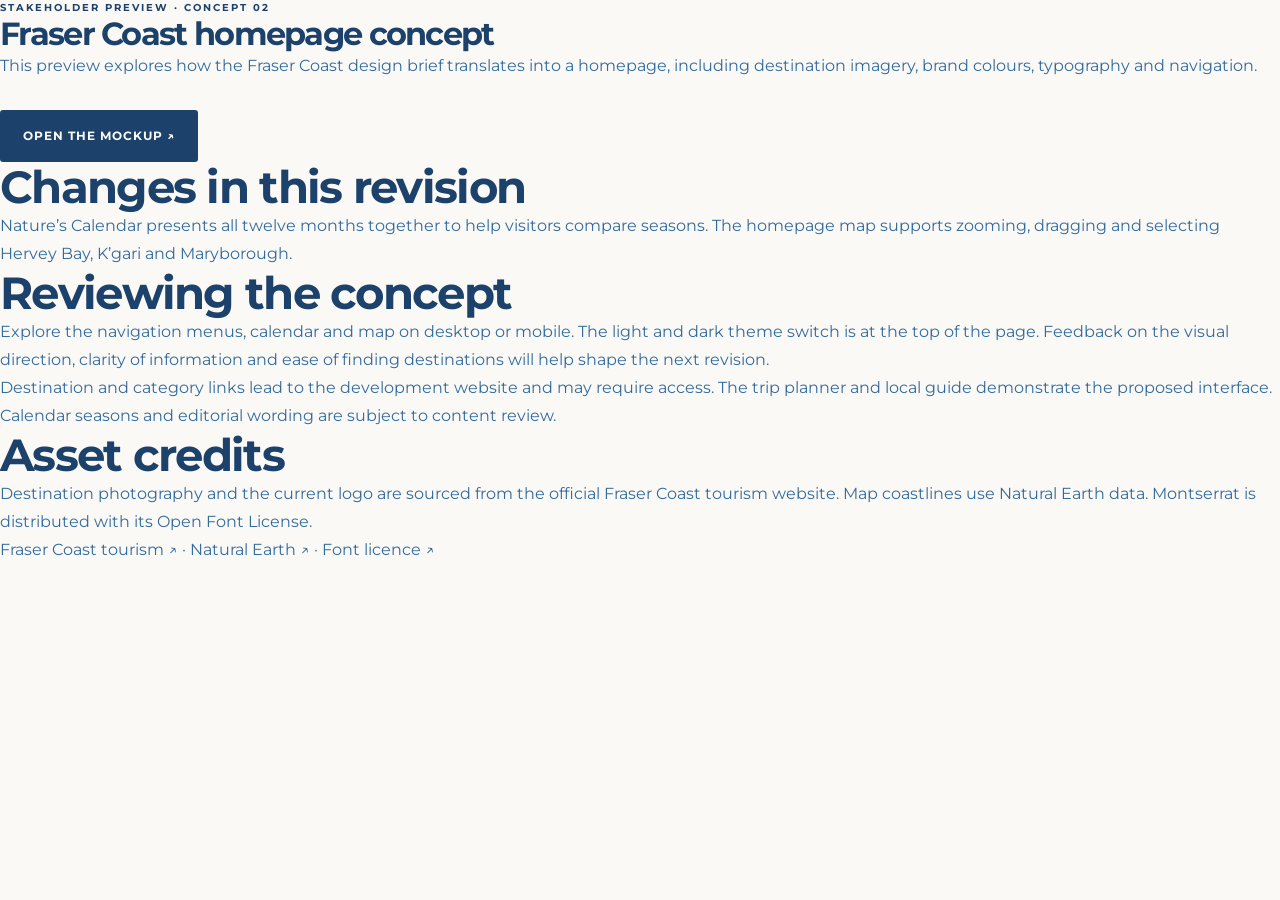
<file: review.html>
<!doctype html>
<html lang="en-AU">
<head>
  <meta charset="utf-8">
  <meta name="viewport" content="width=device-width, initial-scale=1">
  <meta name="robots" content="noindex,nofollow">
  <title>Fraser Coast — Concept 02</title>
  <link rel="stylesheet" href="design.css">
</head>
<body>
  <main class="review-page">
    <span class="eyebrow">Stakeholder preview · Concept 02</span>
    <h1>Fraser Coast homepage concept</h1>
    <p>This preview explores how the Fraser Coast design brief translates into a homepage, including destination imagery, brand colours, typography and navigation.</p>
    <div class="review-links"><a class="button primary" href="index.html">Open the mockup ↗</a></div>
    <h2>Changes in this revision</h2>
    <p>Nature’s Calendar presents all twelve months together to help visitors compare seasons. The homepage map supports zooming, dragging and selecting Hervey Bay, K’gari and Maryborough.</p>
    <h2>Reviewing the concept</h2>
    <p>Explore the navigation menus, calendar and map on desktop or mobile. The light and dark theme switch is at the top of the page. Feedback on the visual direction, clarity of information and ease of finding destinations will help shape the next revision.</p>
    <p>Destination and category links lead to the development website and may require access. The trip planner and local guide demonstrate the proposed interface. Calendar seasons and editorial wording are subject to content review.</p>
    <h2>Asset credits</h2>
    <p>Destination photography and the current logo are sourced from the official Fraser Coast tourism website. Map coastlines use Natural Earth data. Montserrat is distributed with its Open Font License.</p>
    <p><a href="https://www.visitfrasercoast.com/">Fraser Coast tourism ↗</a> · <a href="https://www.naturalearthdata.com/downloads/10m-physical-vectors/10m-land/">Natural Earth ↗</a> · <a href="apps/web/public/fonts/montserrat/OFL.txt">Font licence ↗</a></p>
  </main>
</body>
</html>
</file>
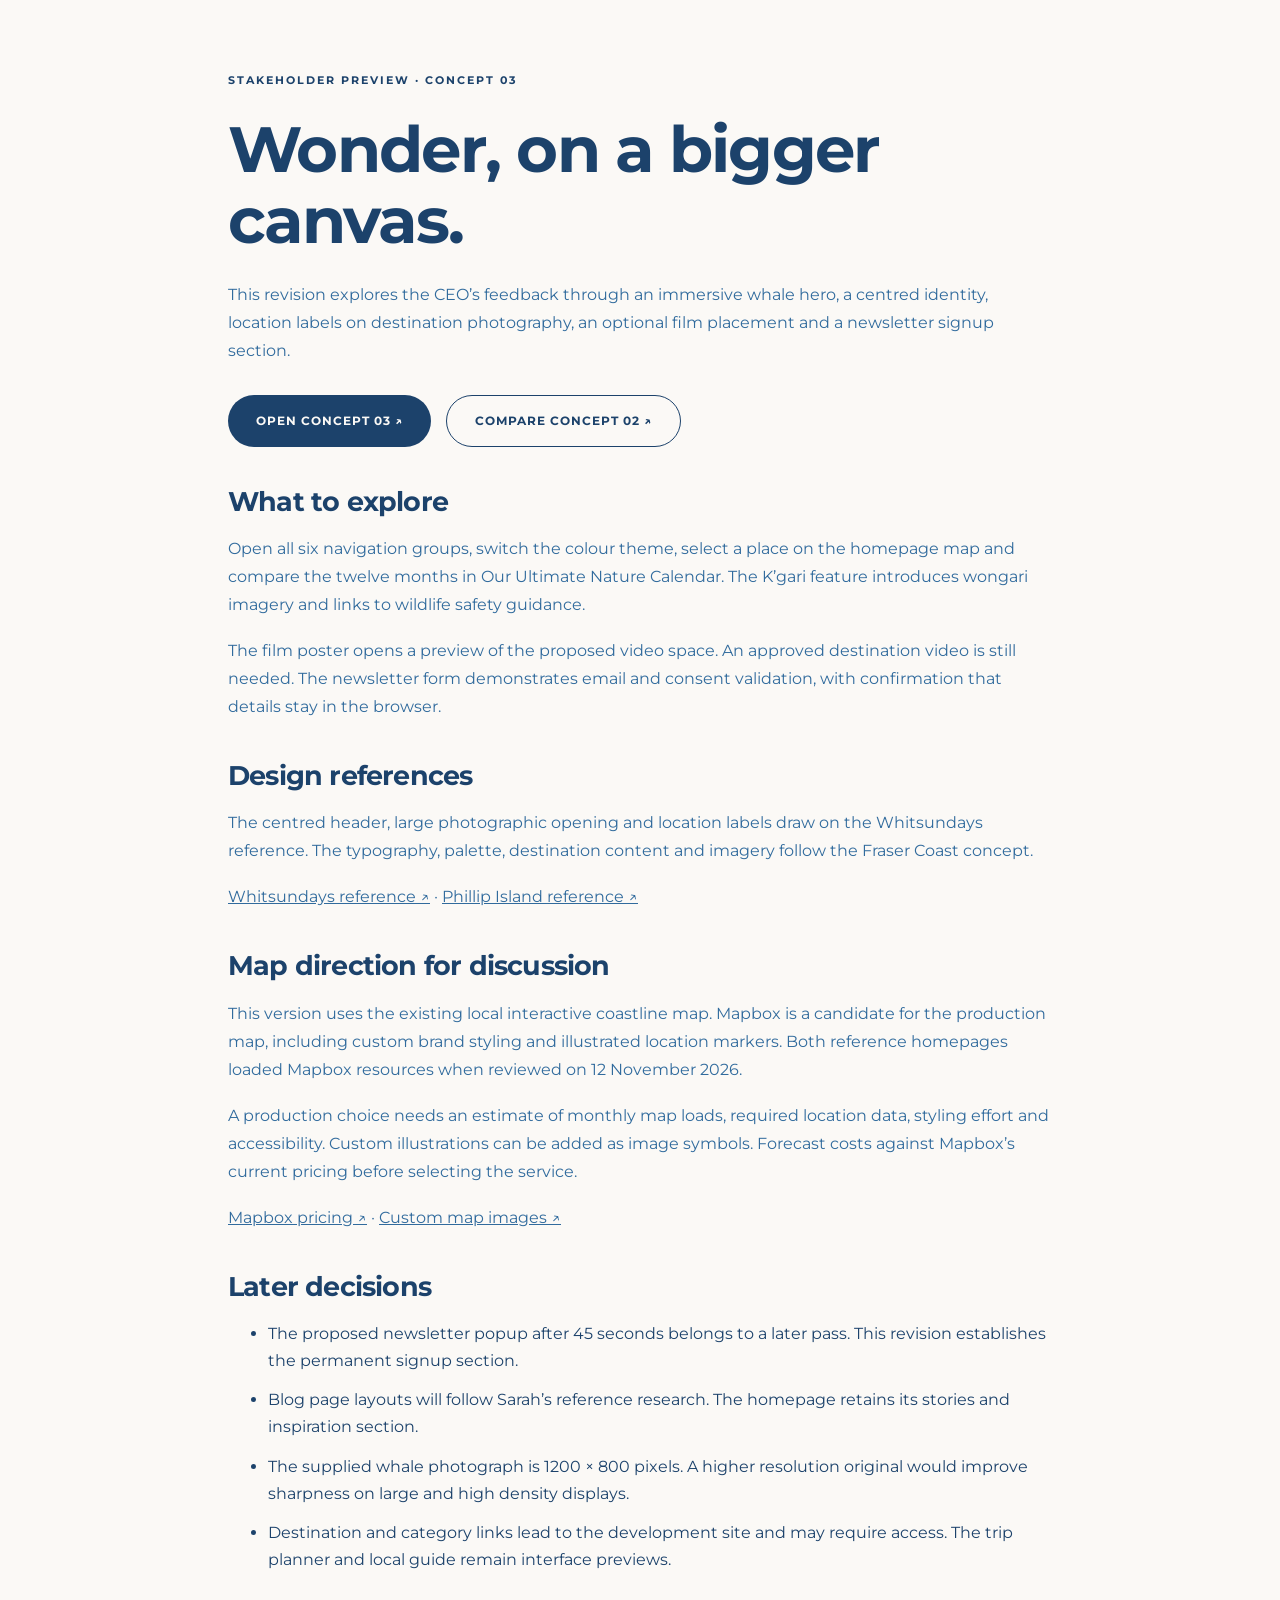
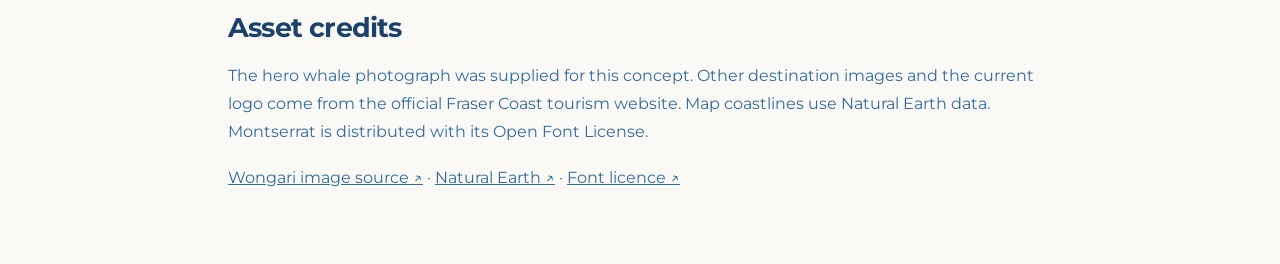
<file: revision-03/review.html>
<!doctype html>
<html lang="en-AU">
<head>
  <meta charset="utf-8">
  <meta name="viewport" content="width=device-width, initial-scale=1">
  <meta name="robots" content="noindex,nofollow">
  <title>Fraser Coast — Concept 03 review</title>
  <link rel="stylesheet" href="design.css">
  <link rel="stylesheet" href="revision.css">
</head>
<body>
  <main class="review-page">
    <span class="eyebrow">Stakeholder preview · Concept 03</span>
    <h1>Wonder, on a bigger canvas.</h1>
    <p>This revision explores the CEO’s feedback through an immersive whale hero, a centred identity, location labels on destination photography, an optional film placement and a newsletter signup section.</p>
    <div class="review-links">
      <a class="button primary" href="index.html">Open Concept 03 ↗</a>
      <a class="button outline" href="../index.html">Compare Concept 02 ↗</a>
    </div>
    <h2>What to explore</h2>
    <p>Open all six navigation groups, switch the colour theme, select a place on the homepage map and compare the twelve months in Our Ultimate Nature Calendar. The K’gari feature introduces wongari imagery and links to wildlife safety guidance.</p>
    <p>The film poster opens a preview of the proposed video space. An approved destination video is still needed. The newsletter form demonstrates email and consent validation, with confirmation that details stay in the browser.</p>
    <h2>Design references</h2>
    <p>The centred header, large photographic opening and location labels draw on the Whitsundays reference. The typography, palette, destination content and imagery follow the Fraser Coast concept.</p>
    <p><a href="https://www.tourismwhitsundays.com.au/">Whitsundays reference ↗</a> · <a href="https://www.visitphillipisland.com.au/">Phillip Island reference ↗</a></p>
    <h2>Map direction for discussion</h2>
    <p>This version uses the existing local interactive coastline map. Mapbox is a candidate for the production map, including custom brand styling and illustrated location markers. Both reference homepages loaded Mapbox resources when reviewed on 12 November 2026.</p>
    <p>A production choice needs an estimate of monthly map loads, required location data, styling effort and accessibility. Custom illustrations can be added as image symbols. Forecast costs against Mapbox’s current pricing before selecting the service.</p>
    <p><a href="https://www.mapbox.com/pricing/">Mapbox pricing ↗</a> · <a href="https://docs.mapbox.com/mapbox-gl-js/example/add-image/">Custom map images ↗</a></p>
    <h2>Later decisions</h2>
    <ul>
      <li>The proposed newsletter popup after 45 seconds belongs to a later pass. This revision establishes the permanent signup section.</li>
      <li>Blog page layouts will follow Sarah’s reference research. The homepage retains its stories and inspiration section.</li>
      <li>The supplied whale photograph is 1200 × 800 pixels. A higher resolution original would improve sharpness on large and high density displays.</li>
      <li>Destination and category links lead to the development site and may require access. The trip planner and local guide remain interface previews.</li>
    </ul>
    <h2>Asset credits</h2>
    <p>The hero whale photograph was supplied for this concept. Other destination images and the current logo come from the official Fraser Coast tourism website. Map coastlines use Natural Earth data. Montserrat is distributed with its Open Font License.</p>
    <p><a href="https://www.visitfrasercoast.com/plan-your-trip/wildlife-safety/">Wongari image source ↗</a> · <a href="https://www.naturalearthdata.com/downloads/10m-physical-vectors/10m-land/">Natural Earth ↗</a> · <a href="apps/web/public/fonts/montserrat/OFL.txt">Font licence ↗</a></p>
  </main>
</body>
</html>
</file>
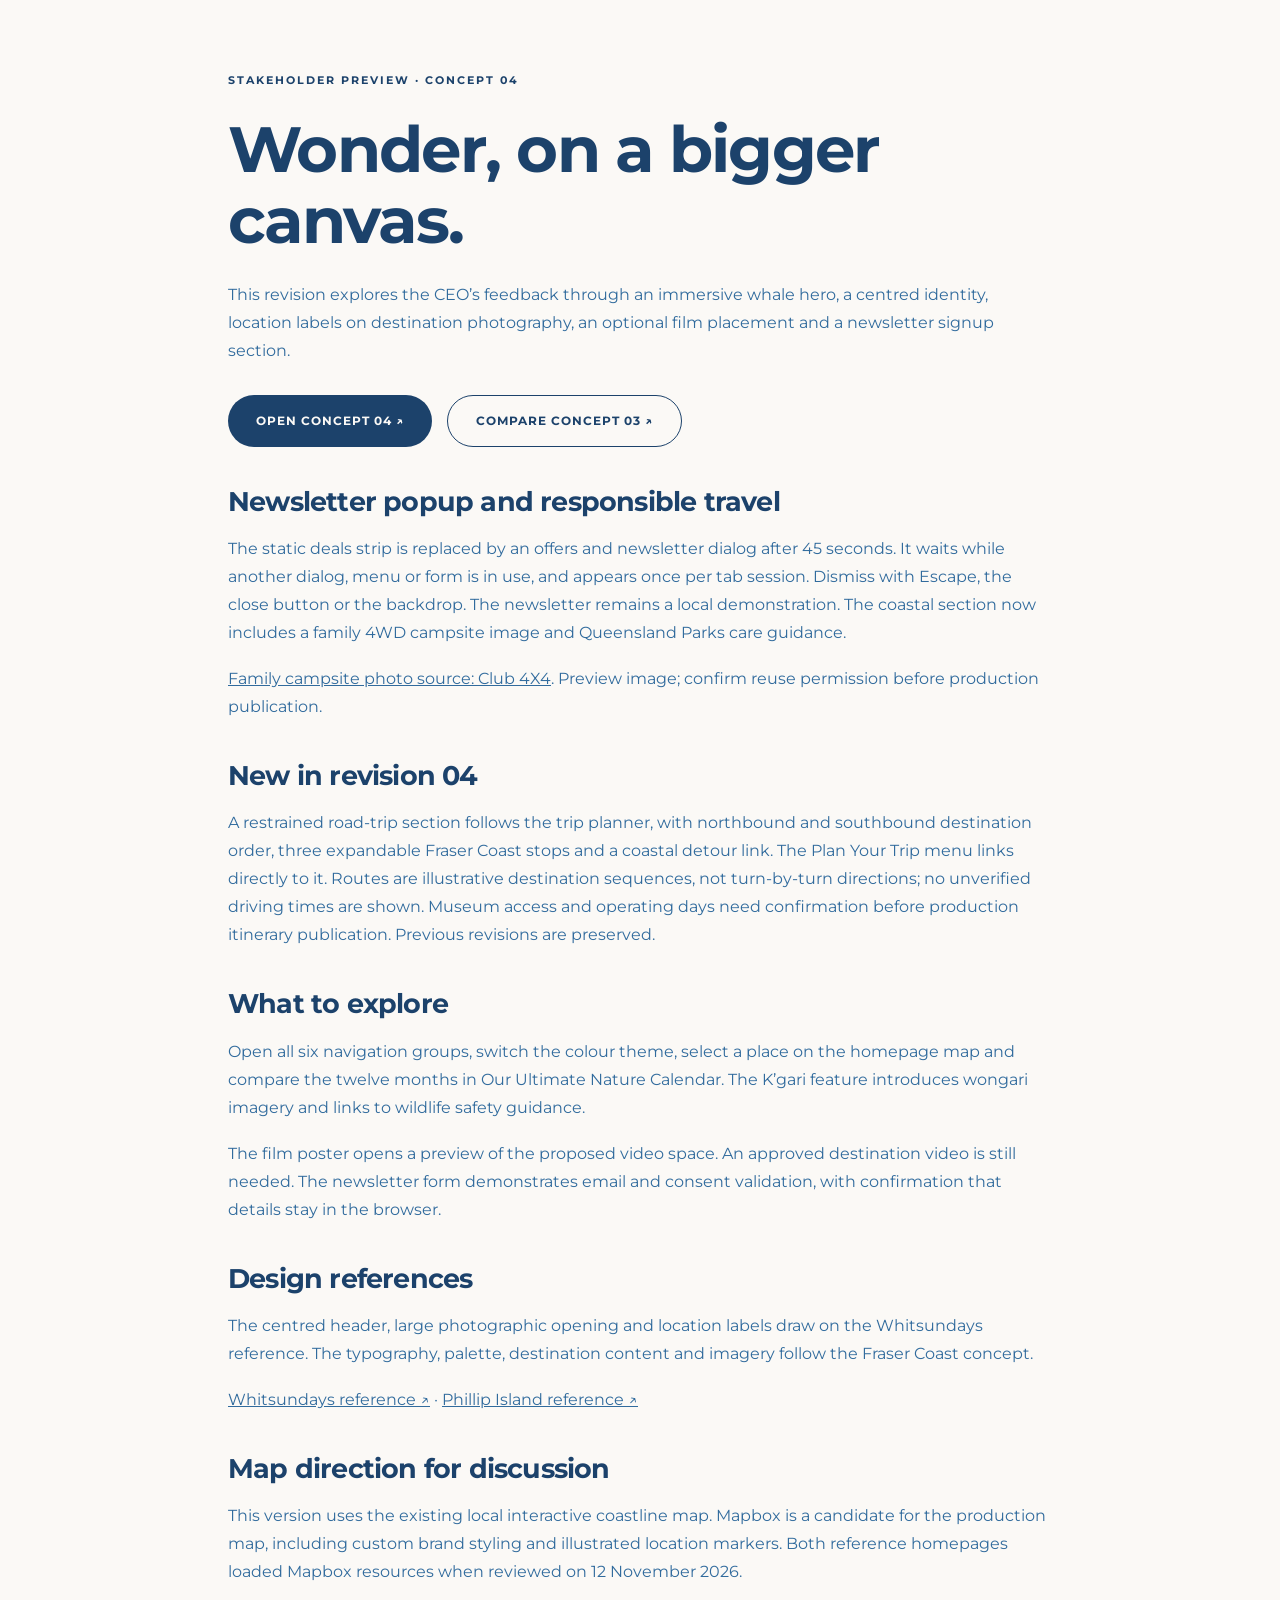
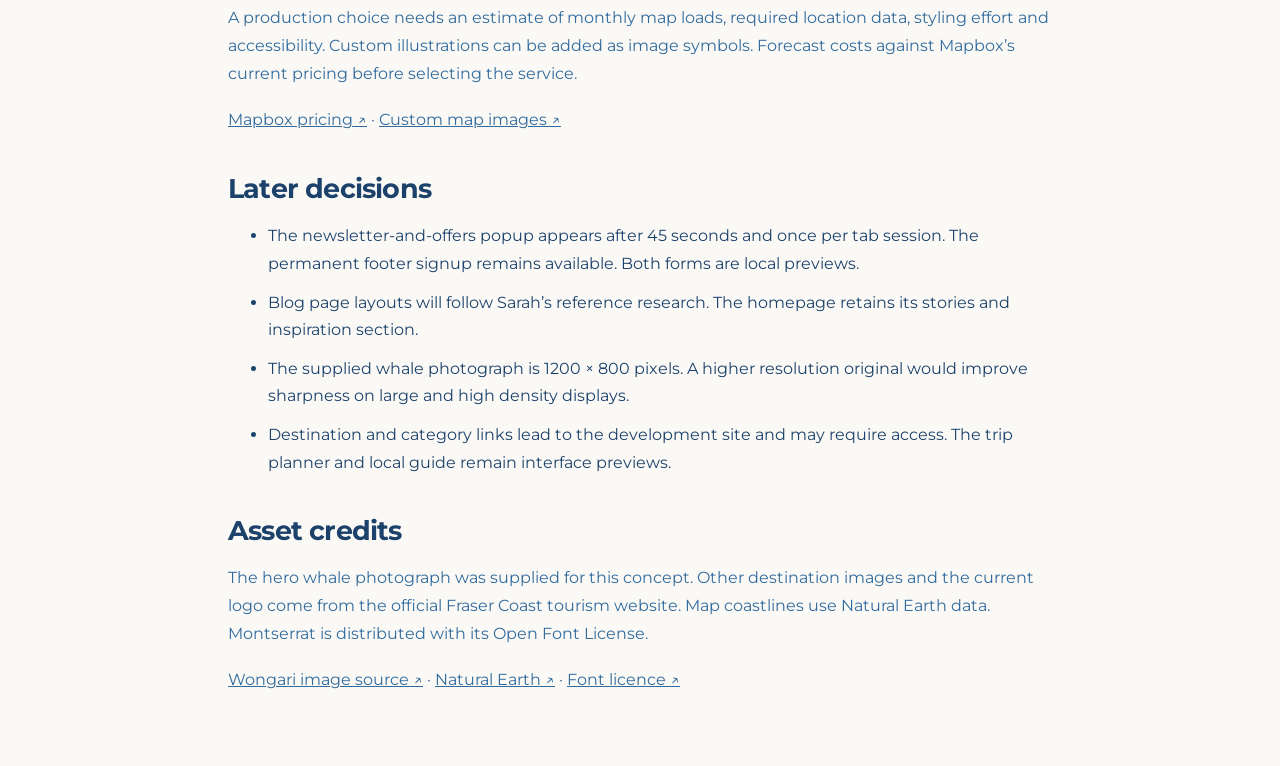
<file: revision-04/review.html>
<!doctype html>
<html lang="en-AU">
<head>
  <meta charset="utf-8">
  <meta name="viewport" content="width=device-width, initial-scale=1">
  <meta name="robots" content="noindex,nofollow">
  <title>Fraser Coast — Concept 04 review</title>
  <link rel="stylesheet" href="design.css">
  <link rel="stylesheet" href="revision.css">
</head>
<body>
  <main class="review-page">
    <span class="eyebrow">Stakeholder preview · Concept 04</span>
    <h1>Wonder, on a bigger canvas.</h1>
    <p>This revision explores the CEO’s feedback through an immersive whale hero, a centred identity, location labels on destination photography, an optional film placement and a newsletter signup section.</p>
    <div class="review-links">
      <a class="button primary" href="index.html">Open Concept 04 ↗</a>
      <a class="button outline" href="../revision-03/index.html">Compare Concept 03 ↗</a>
    </div>
    <h2>Newsletter popup and responsible travel</h2><p>The static deals strip is replaced by an offers and newsletter dialog after 45 seconds. It waits while another dialog, menu or form is in use, and appears once per tab session. Dismiss with Escape, the close button or the backdrop. The newsletter remains a local demonstration. The coastal section now includes a family 4WD campsite image and Queensland Parks care guidance.</p><p><a href="https://www.club4x4.com.au/blog/kgari-weekend-itinerary/">Family campsite photo source: Club 4X4</a>. Preview image; confirm reuse permission before production publication.</p><h2>New in revision 04</h2><p>A restrained road-trip section follows the trip planner, with northbound and southbound destination order, three expandable Fraser Coast stops and a coastal detour link. The Plan Your Trip menu links directly to it. Routes are illustrative destination sequences, not turn-by-turn directions; no unverified driving times are shown. Museum access and operating days need confirmation before production itinerary publication. Previous revisions are preserved.</p><h2>What to explore</h2>
    <p>Open all six navigation groups, switch the colour theme, select a place on the homepage map and compare the twelve months in Our Ultimate Nature Calendar. The K’gari feature introduces wongari imagery and links to wildlife safety guidance.</p>
    <p>The film poster opens a preview of the proposed video space. An approved destination video is still needed. The newsletter form demonstrates email and consent validation, with confirmation that details stay in the browser.</p>
    <h2>Design references</h2>
    <p>The centred header, large photographic opening and location labels draw on the Whitsundays reference. The typography, palette, destination content and imagery follow the Fraser Coast concept.</p>
    <p><a href="https://www.tourismwhitsundays.com.au/">Whitsundays reference ↗</a> · <a href="https://www.visitphillipisland.com.au/">Phillip Island reference ↗</a></p>
    <h2>Map direction for discussion</h2>
    <p>This version uses the existing local interactive coastline map. Mapbox is a candidate for the production map, including custom brand styling and illustrated location markers. Both reference homepages loaded Mapbox resources when reviewed on 12 November 2026.</p>
    <p>A production choice needs an estimate of monthly map loads, required location data, styling effort and accessibility. Custom illustrations can be added as image symbols. Forecast costs against Mapbox’s current pricing before selecting the service.</p>
    <p><a href="https://www.mapbox.com/pricing/">Mapbox pricing ↗</a> · <a href="https://docs.mapbox.com/mapbox-gl-js/example/add-image/">Custom map images ↗</a></p>
    <h2>Later decisions</h2>
    <ul>
      <li>The newsletter-and-offers popup appears after 45 seconds and once per tab session. The permanent footer signup remains available. Both forms are local previews.</li>
      <li>Blog page layouts will follow Sarah’s reference research. The homepage retains its stories and inspiration section.</li>
      <li>The supplied whale photograph is 1200 × 800 pixels. A higher resolution original would improve sharpness on large and high density displays.</li>
      <li>Destination and category links lead to the development site and may require access. The trip planner and local guide remain interface previews.</li>
    </ul>
    <h2>Asset credits</h2>
    <p>The hero whale photograph was supplied for this concept. Other destination images and the current logo come from the official Fraser Coast tourism website. Map coastlines use Natural Earth data. Montserrat is distributed with its Open Font License.</p>
    <p><a href="https://www.visitfrasercoast.com/plan-your-trip/wildlife-safety/">Wongari image source ↗</a> · <a href="https://www.naturalearthdata.com/downloads/10m-physical-vectors/10m-land/">Natural Earth ↗</a> · <a href="apps/web/public/fonts/montserrat/OFL.txt">Font licence ↗</a></p>
  </main>
</body>
</html>
</file>
<file: design.css>
@font-face{font-family:Montserrat;src:url('apps/web/public/fonts/montserrat/Montserrat.ttf') format('truetype');font-weight:100 900;font-display:swap}
:root{color-scheme:light;--paper:#fbf9f6;--ink:#1c426b;--blue:#316b9d;--teal:#37aab0;--coral:#eb805d;--sand:#dfd3a1;--cream:#f2f0e7;--pale:#afd4dd;--sea:#85beab;--earth:#bb6a57;--line:color-mix(in srgb,var(--ink) 19%,transparent);--surface:var(--cream);--muted:#316b9d;--action:#1c426b;--action-text:#fbf9f6;--gradient:linear-gradient(100deg,#316b9d,#37aab0,#eb805d,#dfd3a1);--ocean:linear-gradient(100deg,#afd4dd,#316b9d,#1c426b);--reef:linear-gradient(100deg,#afd4dd,#85beab,#37aab0);--heritage:linear-gradient(100deg,#dfd3a1,#eb805d,#bb6a57)}
*{box-sizing:border-box}html{scroll-behavior:smooth;scroll-padding-top:110px}body{margin:0;background:var(--paper);color:var(--ink);font:400 16px/1.7 Montserrat,sans-serif}button,input,select{font:inherit}button,a,select{-webkit-tap-highlight-color:transparent}button{color:inherit;cursor:pointer}a{color:inherit;text-decoration:none}img{display:block;max-width:100%;object-fit:cover}figure,p,h1,h2,h3{margin:0}button{border:0;background:none}button,a,select,summary{touch-action:manipulation}a:focus-visible,button:focus-visible,summary:focus-visible,select:focus-visible,[tabindex]:focus-visible{outline:3px solid var(--blue);outline-offset:5px}::selection{background:var(--sand);color:#1c426b}[hidden]{display:none!important}.wrap{width:min(1280px,calc(100% - 112px));margin-inline:auto}.eyebrow{display:block;font-size:10px;font-weight:700;letter-spacing:2px;text-transform:uppercase;line-height:1.6}h1,h2,h3{font-weight:700;line-height:1.12;letter-spacing:-1.7px}h2{font-size:clamp(32px,3.5vw,48px)}h3{font-size:24px;letter-spacing:-.7px}p{color:var(--muted)}.text-link{display:inline-flex;align-items:center;justify-content:space-between;gap:24px;font-size:13px;font-weight:700;min-height:44px;border-bottom:1px solid var(--ink)}.text-link span{font-size:22px}.text-link:hover{color:var(--blue)}.button{min-height:52px;display:inline-flex;align-items:center;justify-content:center;gap:32px;padding:15px 23px;border-radius:3px;font-size:11px;font-weight:700;text-transform:uppercase;letter-spacing:1px;line-height:1.5;transition:transform .2s,background .2s}.button span{font-size:24px;font-weight:400;line-height:1}.button:hover{transform:translateY(-3px)}.primary{background:var(--action);color:var(--action-text)}.outline{border:1px solid var(--ink)}.sand{background:#dfd3a1;color:#1c426b}.skip-link{position:fixed;top:-100px;left:20px;background:var(--paper);z-index:300;padding:12px}.skip-link:focus{top:10px}
.utility-strip{height:40px;display:flex;align-items:center;justify-content:space-between;padding:0 40px;background:var(--cream);font-size:10px;letter-spacing:.3px}.utility-strip>div{display:flex;gap:24px;align-items:center}.utility-link{display:inline-flex;min-height:40px;align-items:center;gap:9px}.small-sun{margin:0 12px;font-size:14px}.utility-strip button{font-size:10px;min-height:40px}.site-header{position:sticky;top:0;z-index:50;display:flex;align-items:center;gap:28px;height:92px;background:var(--paper);padding:0 40px;border-bottom:1px solid var(--line)}.brand{flex:0 0 160px}.brand img{object-fit:contain;width:160px}.header-plan{margin-left:auto;font-size:11px;font-weight:700;white-space:nowrap;min-height:44px;display:flex;align-items:center;gap:15px}.header-plan span{font-size:22px}#primary-nav{display:flex;align-items:center;justify-content:center;gap:22px;flex:1}.nav-trigger{font-size:11px;font-weight:600;min-height:60px;white-space:nowrap;padding:8px 0}.nav-trigger>span{margin-left:5px}.nav-trigger[aria-expanded=true]{color:var(--blue)}.mega-panel{position:absolute;left:0;right:0;top:100%;background:var(--paper);box-shadow:0 25px 35px #1c426b19;padding:40px max(40px,calc((100vw - 1280px)/2));display:grid;grid-template-columns:270px 1fr;gap:60px;border-top:3px solid var(--teal);max-height:calc(100dvh - 135px);overflow:auto}.mega-intro h2{font-size:32px;margin:14px 0 20px}.mega-intro aside{border-top:1px solid var(--line);margin-top:24px;padding-top:20px}.mega-intro p{font-size:12px;margin-top:10px}.mega-groups{display:grid;grid-template-columns:repeat(3,minmax(0,1fr));gap:32px}.mega-groups h3{font-size:11px;text-transform:uppercase;letter-spacing:1px;margin-bottom:12px}.mega-groups ul{list-style:none;padding:0;margin:0}.menu-link{display:flex;align-items:center;justify-content:space-between;font-size:12px;min-height:44px;line-height:1.4;gap:12px}.menu-link span{opacity:0}.menu-link:hover span{opacity:1}.menu-link:hover{text-decoration:underline}#mobile-toggle{display:none}
.hero{position:relative;display:grid;grid-template-columns:44% 56%;padding-top:60px;padding-bottom:64px;align-items:center;min-height:740px}.hero-copy{padding:0 35px 0 0;position:relative;z-index:2}.hero .eyebrow{display:flex;align-items:center;gap:12px;margin-bottom:26px}.line{width:30px;height:1px;background:var(--ink)}.hero h1{font-size:clamp(58px,5.8vw,86px);line-height:1.02;letter-spacing:-4px}.hero h1>span{position:relative;display:inline-block}.hero h1>span:after{content:'';display:block;height:6px;width:98%;background:var(--gradient);margin:12px 0 0}.hero-copy p{margin:28px 0;font-size:14px;line-height:1.9}.hero-note{display:flex;gap:15px;align-items:center;margin-top:36px;font-size:10px;line-height:1.8}.hero-note strong{font-weight:600}.compass{font-size:38px;font-weight:400;color:var(--blue)}.hero-image{position:relative;align-self:stretch;min-width:0;display:flex;flex-direction:column;justify-content:center}.hero-image>img{width:100%;height:520px;border-radius:140px 8px 8px 8px;object-position:45% center}.hero-image figcaption{display:flex;align-items:center;gap:16px;margin-top:18px;font-size:11px;font-weight:600}.hero-image small{display:block;font-weight:400;font-size:10px;color:var(--muted);margin-top:3px}.image-number{font-size:20px;font-weight:400}.hero-image figcaption a{margin-left:auto;font-size:26px;min-height:44px;min-width:44px;display:grid;place-items:center}.hero-stamp{position:absolute;right:-18px;top:42px;width:115px;height:115px;border-radius:50%;background:var(--sand);color:#1c426b;display:flex;flex-direction:column;justify-content:center;align-items:center;transform:rotate(12deg);font-size:8px;letter-spacing:1px;line-height:2}.hero-stamp strong{font-size:16px;letter-spacing:-.5px}.brand-ribbon{height:7px;background:var(--gradient)}
.intro{padding:94px 0;display:grid;grid-template-columns:1fr 1fr;gap:20px 100px;align-items:center}.intro>.eyebrow{grid-column:1/-1}.intro h2 span{color:var(--blue)}.intro p{font-size:15px;max-width:490px}.region-section{background:var(--surface);padding:80px 0;position:relative}.region-section:before{content:'';position:absolute;top:0;left:0;width:24%;height:4px;background:var(--reef)}.region-layout{display:grid;grid-template-columns:.82fr 1.18fr;gap:80px;align-items:center}.region-copy h2{margin:18px 0 24px}.region-copy>p{font-size:14px;max-width:370px}.region-list{display:grid;margin:25px 0;max-width:380px}.region-list .text-link{border-bottom:1px solid var(--line);font-size:12px;padding:10px 0}.region-copy>.button{margin-top:12px}.map-figure{background:var(--paper);padding:12px;border-radius:100px 6px 6px 6px;overflow:hidden;transform:rotate(1deg)}.map-figure>img{height:430px;width:100%;object-fit:cover;object-position:52%;border-radius:90px 3px 0 0}.map-figure figcaption{padding:16px 10px 8px;transform:rotate(-1deg);font-size:10px;font-weight:700;letter-spacing:1px}.map-figure small{display:block;font-size:9px;letter-spacing:0;font-weight:400;margin-top:4px;color:var(--muted)}
.season,.destinations,.inspiration{padding-top:100px;padding-bottom:100px}.section-heading{display:flex;justify-content:space-between;gap:40px;align-items:flex-end;margin-bottom:42px}.section-heading h2{margin-top:18px}.section-heading>p{font-size:13px;max-width:360px}.section-heading>.text-link{flex-shrink:0}.season-layout{display:grid;grid-template-columns:42% 58%;background:var(--surface);border-radius:8px;overflow:hidden}.season-image{position:relative}.season-image>img{width:100%;height:100%;max-height:600px;min-height:460px;object-position:center 42%}.season-image figcaption{background:var(--paper);color:var(--ink);position:absolute;bottom:20px;left:20px;right:20px;padding:12px;font-size:10px}.season-content{padding:35px 40px}.season-top{display:flex;justify-content:space-between;gap:20px;align-items:center;margin-bottom:18px}.season-top h3{font-size:25px}.season-top label{font-size:9px;letter-spacing:.5px}.season-top select{display:block;background:var(--paper);color:var(--ink);padding:10px 30px 10px 12px;border:1px solid var(--line);border-radius:3px;min-height:44px;font-size:12px;margin-top:5px}.season-item{display:flex;gap:16px;padding:13px 0;border-top:1px solid var(--line);align-items:flex-start}.season-item>span{font-size:10px;padding-top:2px;color:var(--muted)}.season-item a{font-weight:600;font-size:13px;display:block;min-height:30px}.season-item p{font-size:11px;line-height:1.6}.season-links{display:flex;gap:25px;margin-top:18px}.season-links .text-link{font-size:11px}.fine-print{font-size:9px;margin-top:12px;line-height:1.6}.calendar-details{margin-top:24px;border-top:1px solid var(--line);border-bottom:1px solid var(--line)}summary{cursor:pointer;list-style:none;min-height:52px;display:flex;justify-content:space-between;align-items:center;gap:16px;font-size:12px;font-weight:600;padding:16px 0}summary::-webkit-details-marker{display:none}summary span{font-size:22px}.table-scroll{overflow:auto;margin:15px 0}table{width:100%;border-collapse:collapse;font-size:11px}th,td{padding:12px;text-align:left;border:1px solid var(--line);min-width:38px}thead{background:var(--surface)}td[data-on=true]{background:var(--teal)}td[data-now=true][data-on=true]{background:var(--ink)}.cms-nature-calendar__rowhead{min-width:240px}.cms-nature-calendar__blurb{display:block;font-size:10px;font-weight:400;color:var(--muted);padding-top:8px}.destination-grid{display:grid;grid-template-columns:repeat(3,1fr);gap:26px}.destination-card:nth-child(2){padding-top:55px}.destination-card:nth-child(3){padding-top:110px}.destination-card .image-link{display:block;border-radius:7px;overflow:hidden;margin-bottom:22px}.destination-card img{width:100%;height:390px;transition:transform .6s}.image-link:hover img{transform:scale(1.035)}.destination-card>.eyebrow{font-size:9px;letter-spacing:1.2px}.card-title{display:flex;justify-content:space-between;align-items:center;min-height:58px;font-size:27px}.card-title span{font-weight:400}.destination-card p{font-size:12px;line-height:1.8;max-width:320px}.destinations{padding-top:0}
.experiences{background:#1c426b;color:#fbf9f6;padding:88px 0 94px;position:relative}.experiences:before{content:'';width:35%;height:5px;background:var(--ocean);position:absolute;top:0;right:0}.experiences .text-link{border-color:#fbf9f6}.experience-grid{display:grid;grid-template-columns:repeat(4,1fr);gap:20px}.experience-card{min-width:0}.experience-card>img{width:100%;height:300px;border-radius:5px;transition:transform .3s}.experience-card:hover>img{transform:translateY(-5px)}.experience-card>div{padding-top:22px}.experience-card .eyebrow{font-size:8px;color:#dfd3a1;letter-spacing:1px}.experience-card h3{font-size:18px;letter-spacing:-.4px;line-height:1.4;margin-top:8px;display:flex;justify-content:space-between;gap:15px}.experience-card h3 span{font-size:24px;font-weight:400}.stay{display:grid;grid-template-columns:1fr 1fr;gap:85px;align-items:center;padding-top:110px;padding-bottom:110px}.stay>figure>img{width:100%;height:530px;border-radius:7px 140px 7px 7px}.stay h2{margin:20px 0 26px}.stay p{font-size:14px;margin-bottom:26px;max-width:400px}.stay-categories{display:flex;gap:8px 18px;flex-wrap:wrap;margin-top:28px}.small-link{font-size:10px;display:inline-flex;min-height:44px;align-items:center;border-bottom:1px solid var(--line)}.small-link span{display:none}.plan-section{background:var(--surface);padding:80px 0;position:relative}.plan-section:before{content:'';height:4px;background:var(--heritage);position:absolute;top:0;width:30%}.plan-layout{display:grid;grid-template-columns:1.15fr 1fr;gap:100px;align-items:center}.plan-layout h2{margin:22px 0}.plan-layout p{max-width:470px;font-size:14px;margin-bottom:28px}.plan-links{display:grid;counter-reset:plan}.plan-links a{min-height:72px;border-color:var(--line);font-size:14px;counter-increment:plan}.plan-links a:before{content:'0'counter(plan);font-size:10px;font-weight:400;margin-right:auto;padding-right:18px}.plan-links a span{margin-left:auto}.facts{margin-top:35px;border-top:1px solid var(--line)}.facts caption{text-align:left;padding:14px 0;font-weight:600}.deals{margin-block:70px;display:flex;justify-content:space-between;align-items:center;gap:30px;padding:35px 0;border-top:1px solid var(--line);border-bottom:1px solid var(--line)}.deals h2{font-size:34px;margin:12px 0}.deals p{font-size:13px}.inspiration{padding-top:15px}.story-grid{display:grid;grid-template-columns:1.2fr 1fr;gap:40px}.story:nth-child(2){padding-top:70px}.story img{height:350px;width:100%;border-radius:5px;margin-bottom:24px}.story:nth-child(2) img{height:280px}.story h3{font-size:24px;margin:12px 0;display:flex;justify-content:space-between;gap:20px}.story p{font-size:12px}.closing{position:relative;overflow:hidden;background:#1c426b;color:#fbf9f6;padding:90px 0}.closing:before{content:'';height:8px;position:absolute;top:0;left:0;right:0;background:var(--gradient)}.closing h2{font-size:56px;margin:25px 0 35px;max-width:700px}.closing .wrap{position:relative;z-index:1}.closing-word{position:absolute;right:-20px;bottom:-35px;font-size:180px;line-height:1;font-weight:700;letter-spacing:-12px;color:#fbf9f6;opacity:.05;pointer-events:none}
footer{padding-top:65px;background:var(--paper)}.footer-top{display:grid;grid-template-columns:1.5fr repeat(3,1fr);gap:40px;padding-bottom:50px}.footer-brand>img{object-fit:contain}.footer-brand p{font-size:13px;margin-top:20px}.footer-brand small{font-size:10px;color:var(--muted)}footer h2{font-size:10px;text-transform:uppercase;letter-spacing:1.3px;margin-bottom:14px}.footer-link{font-size:11px;min-height:36px;display:flex;align-items:center;gap:8px}.footer-link>span{display:none}.footer-link:hover{text-decoration:underline}.footer-bottom{border-top:1px solid var(--line);padding:22px 0 35px;display:flex;align-items:center;justify-content:space-between;gap:30px;font-size:9px}.footer-bottom>div{display:flex;gap:20px}.footer-bottom>a{text-decoration:underline}.chat-launcher{position:fixed;right:24px;bottom:24px;z-index:60;border:1px solid #fbf9f6;background:#1c426b;color:#fbf9f6;border-radius:50px;padding:14px 20px;display:flex;align-items:center;gap:12px;box-shadow:0 4px 24px #1c426b22;font-size:11px;font-weight:600;min-height:54px}dialog{background:var(--paper);color:var(--ink);border:1px solid var(--line);border-radius:14px;padding:50px;max-width:550px;width:calc(100% - 32px);max-height:90dvh;overflow:auto}dialog::backdrop{background:#1c426b99;backdrop-filter:blur(5px)}.dialog-close{position:absolute;top:10px;right:12px;font-size:30px;min-height:44px;min-width:44px}dialog h2{font-size:36px;margin:20px 0}dialog p{font-size:13px}dialog label{display:block;margin:24px 0;font-size:11px}dialog select{display:block;width:100%;margin-top:10px;background:var(--surface);color:var(--ink);border:1px solid var(--line);min-height:52px;padding:12px;font-size:13px}dialog small{display:block;font-size:10px;color:var(--muted);margin-top:24px}.guide-links{display:grid;margin-top:25px}.review{padding-block:90px;max-width:900px}.review h1{font-size:64px;margin:25px 0}.review h2{font-size:28px;margin:45px 0 20px}.review p,.review li{font-size:15px;margin:16px 0}.review-links{display:flex;flex-wrap:wrap;gap:15px;margin-top:30px}.review a:not(.button){text-decoration:underline}
[data-theme=dark]{color-scheme:dark;--paper:#1c426b;--ink:#fbf9f6;--blue:#dfd3a1;--surface:#1c426b;--muted:#f2f0e7;--line:#fbf9f645;--action:#dfd3a1;--action-text:#1c426b}[data-theme=dark] .utility-strip{background:#1c426b;border-bottom:1px solid var(--line)}[data-theme=dark] .brand,[data-theme=dark] .footer-brand>img{background:#fbf9f6;border-radius:4px;padding:8px}[data-theme=dark] .mega-panel{border-bottom:1px solid var(--line)}[data-theme=dark] .region-section,[data-theme=dark] .plan-section,[data-theme=dark] .season-layout,[data-theme=dark] .experiences,[data-theme=dark] .closing{border-block:1px solid var(--line)}[data-theme=dark] .map-figure{border:1px solid var(--line)}[data-theme=dark] td[data-now=true][data-on=true]{background:#dfd3a1}[data-theme=dark] .hero-stamp{background:#dfd3a1}
@media(min-width:1550px){.hero{min-height:820px}.hero-image>img{height:610px}.hero h1{font-size:90px}}
@media(max-width:1200px){.site-header{gap:20px;padding-inline:28px}.header-plan{display:none}#primary-nav{gap:25px}.wrap{width:calc(100% - 80px)}.hero h1{font-size:70px}.hero-image>img{height:490px}.hero{min-height:690px}.region-layout{gap:45px}.season-top{align-items:flex-start;flex-direction:column}.season-top label{display:flex;align-items:center;gap:15px}.season-top select{margin:0}.season-content{padding:28px}.experience-card>img{height:250px}.stay{gap:50px}.plan-layout{gap:60px}}
@media(max-width:900px){.utility-strip{padding-inline:24px}.utility-strip>span{font-size:9px}.utility-strip>div{gap:14px}.wrap{width:calc(100% - 48px)}.site-header{height:78px;padding-inline:24px;justify-content:space-between}.brand{flex-basis:145px}.brand img{width:145px}#mobile-toggle{display:flex;align-items:center;gap:15px;font-size:12px;min-height:44px}#mobile-toggle span:last-child{font-size:23px}#primary-nav{display:none}#primary-nav.open{display:block;position:fixed;top:78px;left:0;right:0;height:calc(100dvh - 78px);background:var(--paper);overflow:auto;padding:24px 28px 100px;overscroll-behavior:contain}.nav-hub{border-bottom:1px solid var(--line)}.nav-trigger{font-size:20px;min-height:70px;display:flex;justify-content:space-between;width:100%;text-align:left}.mega-panel{position:static;box-shadow:none;padding:10px 0 30px;border:0;display:block;max-height:none;overflow:visible}.mega-intro>.eyebrow,.mega-intro>h2{display:none}.mega-intro aside{margin-top:12px}.mega-groups{grid-template-columns:1fr 1fr;margin-top:24px;gap:24px}.mega-groups h3{font-size:10px}.menu-link{font-size:12px}.hero{padding-top:40px;min-height:0;padding-bottom:45px;grid-template-columns:46% 54%}.hero h1{font-size:58px;letter-spacing:-3px}.hero-copy{padding-right:20px}.hero-copy p{font-size:12px}.desktop{display:none}.hero-image>img{height:480px;border-top-left-radius:100px}.hero-stamp{right:-8px;width:90px;height:90px;font-size:6px;top:20px}.hero-stamp strong{font-size:13px}.hero .eyebrow{font-size:8px;letter-spacing:1px}.hero-note{margin-top:25px}.hero-image figcaption{font-size:9px;gap:10px}.hero-image small{font-size:8px}.intro{gap:20px 45px;padding:65px 0}.region-layout{gap:30px}.map-figure>img{height:440px}.season,.destinations,.inspiration{padding-block:70px}.destinations{padding-top:0}.season-layout{grid-template-columns:35% 65%}.section-heading{gap:25px}.section-heading>p{max-width:250px}.destination-grid{gap:20px}.destination-card img{height:300px}.destination-card:nth-child(2){padding-top:35px}.destination-card:nth-child(3){padding-top:70px}.card-title{font-size:23px}.experience-grid{grid-template-columns:repeat(2,1fr);gap:35px 24px}.experience-card>img{height:320px}.stay{gap:35px;padding-block:70px}.stay>figure>img{height:470px}.plan-layout{gap:40px}.plan-links a{font-size:12px}.footer-top{gap:24px}.footer-brand p{font-size:11px}.footer-brand>img{width:140px}.footer-bottom{flex-wrap:wrap}.closing h2{font-size:48px}}
@media(max-width:600px){html{scroll-padding-top:85px}.wrap{width:calc(100% - 40px)}h2{font-size:34px;letter-spacing:-1.3px}.eyebrow{font-size:9px;letter-spacing:1.4px}.utility-strip{height:34px;padding:0 20px}.utility-strip>span{font-size:8px}.utility-strip .small-sun,.utility-strip>span .small-sun+span{display:none}.utility-strip>div .utility-link{display:none}.utility-strip button{min-height:34px}.utility-strip button span{font-size:9px}.site-header{height:72px;padding-inline:20px}.brand{flex-basis:135px}.brand img{width:135px;height:auto}#primary-nav.open{top:72px;height:calc(100dvh - 72px)}.mega-groups{grid-template-columns:1fr}.hero{display:flex;flex-direction:column;align-items:stretch;padding-top:35px;padding-bottom:28px;gap:34px}.hero-copy{padding:0}.hero .eyebrow{font-size:8px;margin-bottom:22px}.hero h1{font-size:58px;letter-spacing:-3px;line-height:1.03}.hero h1 br:nth-child(2){display:none}.hero h1>span{display:block;max-width:max-content}.hero h1>span:after{height:4px;margin-top:9px}.hero-copy p{font-size:13px;line-height:1.8;margin:22px 0;max-width:315px}.hero .button{min-height:50px}.hero-note{position:absolute;right:0;bottom:0;font-size:8px;gap:6px}.hero-note .compass{font-size:24px}.hero-note strong{display:none}.hero-image>img{height:350px;border-radius:90px 5px 5px 5px;object-position:42% center}.hero-image figcaption{margin-top:12px;font-size:10px}.hero-image small{font-size:9px}.hero-stamp{top:auto;bottom:340px;right:-5px;width:82px;height:82px;font-size:6px}.hero-stamp strong{font-size:12px}.brand-ribbon{height:5px}.intro{display:block;padding:55px 0}.intro h2{margin:18px 0 23px}.intro p{font-size:13px}.region-section{padding:55px 0}.region-layout{display:flex;flex-direction:column;gap:35px;align-items:stretch}.region-copy h2{margin:16px 0 20px}.region-copy>p{font-size:13px}.region-list{margin:20px 0}.region-list .text-link{min-height:50px;font-size:12px}.map-figure{transform:none;border-top-left-radius:65px}.map-figure>img{height:340px;border-top-left-radius:55px}.map-figure figcaption{transform:none;font-size:9px}.section-heading{display:block;margin-bottom:28px}.section-heading h2{margin-top:14px}.section-heading>p{margin-top:20px;font-size:12px;max-width:none}.section-heading>.text-link{margin-top:20px;font-size:12px;gap:30px}.season,.destinations,.inspiration{padding-block:55px}.season-layout{display:flex;flex-direction:column}.season-image>img{height:300px;min-height:0;max-height:none;object-position:center 38%}.season-image figcaption{font-size:9px;left:15px;right:15px;bottom:15px}.season-content{padding:24px 20px}.season-top h3{font-size:23px}.season-item a{font-size:12px;min-height:34px}.season-item p{font-size:11px}.season-links{gap:18px}.season-links .text-link{font-size:10px;gap:12px}.calendar-details summary{font-size:11px}.destinations{padding-top:0}.destination-grid{display:flex;flex-direction:column;gap:35px}.destination-card:nth-child(n){padding-top:0}.destination-card .image-link{margin-bottom:18px}.destination-card img{height:390px}.destination-card:nth-child(2){width:90%;align-self:flex-end}.destination-card:nth-child(3){width:90%}.destination-card:nth-child(2) img,.destination-card:nth-child(3) img{height:340px}.destination-card p{font-size:12px}.card-title{font-size:28px;min-height:52px}.experiences{padding:55px 0}.experience-grid{gap:30px 16px}.experience-card>img{height:220px}.experience-card h3{font-size:15px;display:block;letter-spacing:-.4px}.experience-card h3 span{margin-left:5px;font-size:18px}.experience-card .eyebrow{font-size:7px;letter-spacing:.7px}.stay{display:flex;flex-direction:column;gap:30px;padding-block:55px}.stay>figure{width:100%}.stay>figure>img{height:380px;border-top-right-radius:100px}.stay h2{margin:16px 0 22px}.stay p{font-size:13px}.stay-categories{margin-top:18px;gap:4px 18px}.plan-section{padding:55px 0}.plan-layout{display:block}.plan-layout p{font-size:13px}.plan-links{margin-top:25px}.plan-links a{min-height:65px}.facts{margin-top:25px}.deals{display:block;margin-block:40px;padding:30px 0}.deals h2{font-size:30px}.deals>.button{margin-top:22px}.inspiration{padding-top:10px}.story-grid{display:block}.story:nth-child(2){display:block;padding-top:35px}.story img,.story:nth-child(2) img{height:300px}.story h3{font-size:23px}.story p{font-size:12px}.closing{padding:60px 0 80px}.closing h2{font-size:37px;letter-spacing:-1.5px;margin:20px 0 28px}.closing-word{font-size:100px;letter-spacing:-7px;bottom:-15px}.footer-top{grid-template-columns:1fr 1fr;gap:35px 20px;padding-bottom:35px}.footer-brand{grid-column:1/-1}.footer-brand>img{width:150px}.footer-brand p{margin-top:14px}.footer-bottom{display:block;padding-bottom:90px;font-size:9px}.footer-bottom>div{margin:15px 0}.footer-link{min-height:44px;font-size:11px}.chat-launcher{bottom:16px;right:16px;padding:13px 16px;font-size:10px}.chat-launcher svg{width:20px}dialog{padding:40px 24px 30px}dialog h2{font-size:31px}.review{padding-top:55px}.review h1{font-size:45px}.review p,.review li{font-size:13px}}
@media(max-width:360px){.hero h1{font-size:52px}.hero-note{display:none}.experience-card>img{height:185px}.experience-card h3{font-size:13px}.season-links{flex-direction:column;align-items:flex-start}.hero-stamp{right:0}.utility-strip>span{font-size:7px}.hero-copy p{font-size:12px}}
@media(prefers-reduced-motion:reduce){html{scroll-behavior:auto}*,*:before,*:after{transition:none!important;animation:none!important}}
/* Reading sizes are independent of decorative captions and navigation labels. */
main p,.hero-copy p,.intro p,.region-copy>p,.section-heading>p,.destination-card p,.stay p,.plan-layout p,.deals p,.story p,dialog p{font-size:16px;line-height:1.75}
.season-item p{font-size:14px;line-height:1.7}.season-item a{font-size:16px;min-height:44px}.fine-print{font-size:11px}.nav-trigger{font-size:12px}.menu-link{font-size:14px}.footer-link{min-height:44px}.button{font-size:12px}.small-link{font-size:12px}.season-content{padding:35px}.season-image>img{max-height:none}.hero-note{position:static}.hero h1{overflow-wrap:normal}
@media(max-width:600px){.season-content{padding:25px 20px}.hero-note{margin-top:22px}.hero{gap:28px}.hero-stamp{bottom:340px}.nav-trigger{font-size:20px}.section-heading>p{max-width:330px}.button{font-size:11px}}

.region-layout {
  grid-template-columns: minmax(0, .68fr) minmax(0, 1.32fr);
  align-items: start;
}
.region-copy p + p { margin-top: 24px; }
.homepage-map, .calendar-overview {
  min-width: 0;
  border: 1px solid var(--line);
  border-radius: 14px;
  background: var(--paper);
}
.map-viewport {
  --map-water: #afd4dd;
  --map-land: #f2f0e7;
  position: relative;
  isolation: isolate;
  overflow: hidden;
  aspect-ratio: 1.35;
  border-radius: 13px 13px 0 0;
  color: #1c426b;
  background: var(--map-water);
}
[data-theme=dark] .map-viewport {
  --map-water: #316b9d;
  --map-land: #dfd3a1;
}
.map-canvas { display: block; width: 100%; height: 100%; }
.is-zoomed .map-canvas { cursor: grab; touch-action: none; }
.is-dragging .map-canvas { cursor: grabbing; }
.map-north, .map-water-label, .map-credit { position: absolute; }
.map-north {
  top: 14px;
  left: 14px;
  padding: 2px 7px;
  border-radius: 4px;
  background: #fbf9f6;
  font-size: 13px;
  font-weight: 700;
  pointer-events: none;
}
.map-water-label {
  right: 10%;
  top: 32%;
  font-size: clamp(10px, 1.2vw, 14px);
  font-weight: 600;
  pointer-events: none;
}
[data-theme=dark] .map-water-label { color: #fbf9f6; }
.map-credit {
  bottom: 8px;
  right: 8px;
  padding: 2px 8px;
  border-radius: 4px;
  background: #fbf9f6;
  font-size: 10px;
  text-decoration: underline;
}
.map-controls { display: flex; gap: 4px; position: absolute; top: 12px; right: 12px; }
.map-controls button {
  min-width: 44px;
  min-height: 44px;
  padding: 4px 10px;
  background: #fbf9f6;
  color: #1c426b;
  border: 1px solid #1c426b;
  border-radius: 6px;
  font-size: 18px;
  font-weight: 700;
}
.map-controls button:last-child { font-size: 12px; }
.map-controls button:disabled { opacity: .55; cursor: default; }
.map-pin {
  position: absolute;
  transform: translate(-50%, -50%);
  display: grid;
  place-items: center;
  width: 44px;
  height: 44px;
  border-radius: 50%;
  padding: 0;
}
.map-pin span, .map-places span {
  display: inline-grid;
  place-items: center;
  width: 30px;
  height: 30px;
  border-radius: 50%;
  background: #1c426b;
  color: #fbf9f6;
  border: 2px solid #fbf9f6;
  font-size: 13px;
  font-weight: 700;
}
.map-pin[aria-pressed=true] span, .map-places [aria-pressed=true] span {
  background: #dfd3a1;
  color: #1c426b;
  border-color: #1c426b;
}
.map-content { padding: 16px 20px 20px; }
.map-content #map-instructions { font-size: 12px; }
.map-places { display: flex; flex-wrap: wrap; gap: 8px; margin: 12px 0 18px; }
.map-places button {
  display: inline-flex;
  align-items: center;
  gap: 6px;
  min-height: 44px;
  padding: 5px 8px;
  border: 1px solid var(--line);
  border-radius: 8px;
  font-size: 13px;
  font-weight: 700;
}
.map-places button[aria-pressed=true] { border-color: var(--ink); }
.map-places span { width: 24px; height: 24px; font-size: 11px; }
#map-place-details { padding-top: 16px; border-top: 1px solid var(--line); }
#map-place-details p { margin: 6px 0; font-size: 14px; }
.calendar-overview { padding: 20px; }
.calendar-legend { display: flex; align-items: center; gap: 8px; margin-bottom: 12px; font-size: 13px; font-weight: 700; }
.calendar-legend span, .calendar-overview td[data-on=true] {
  color: #1c426b;
  background: #85beab;
}
.calendar-legend span { display: grid; place-items: center; width: 22px; height: 22px; border-radius: 4px; }
.calendar-overview table { width: 100%; table-layout: fixed; }
.calendar-overview th, .calendar-overview td {
  min-width: 0;
  padding: 8px 2px;
  text-align: center;
  font-size: 12px;
}
.calendar-overview .cms-nature-calendar__rowhead { width: 26%; padding: 8px 12px; text-align: left; }
.calendar-overview tbody th a { display: inline-flex; align-items: center; min-height: 44px; text-decoration: underline; }
.calendar-overview .cms-nature-calendar__blurb { display: none; }
.calendar-overview td[data-on=false] { background: color-mix(in srgb, var(--ink) 7%, var(--paper)); }

@media (max-width: 760px) {
  .region-layout { display: grid; grid-template-columns: minmax(0, 1fr); }
  .calendar-overview { padding: 12px; }
  .calendar-overview tr { display: grid; grid-template-columns: repeat(12, minmax(0, 1fr)); }
  .calendar-overview thead .cms-nature-calendar__rowhead {
    position: absolute;
    width: 1px;
    height: 1px;
    clip-path: inset(50%);
    overflow: hidden;
  }
  .calendar-overview tbody .cms-nature-calendar__rowhead {
    width: auto;
    grid-column: 1 / -1;
    padding: 6px 0 0;
    border: 0;
  }
  .calendar-overview th, .calendar-overview td { padding: 4px 0; font-size: 10px; }
  .calendar-overview td { min-height: 23px; }
}

@media (max-width: 360px) {
  .calendar-overview { padding-inline: 8px; }
  .calendar-overview thead th { font-size: 9px; }
}
</file>
<file: revision-03/design.css>
@font-face{font-family:Montserrat;src:url('apps/web/public/fonts/montserrat/Montserrat.ttf') format('truetype');font-weight:100 900;font-display:swap}
:root{color-scheme:light;--paper:#fbf9f6;--ink:#1c426b;--blue:#316b9d;--teal:#37aab0;--coral:#eb805d;--sand:#dfd3a1;--cream:#f2f0e7;--pale:#afd4dd;--sea:#85beab;--earth:#bb6a57;--line:color-mix(in srgb,var(--ink) 19%,transparent);--surface:var(--cream);--muted:#316b9d;--action:#1c426b;--action-text:#fbf9f6;--gradient:linear-gradient(100deg,#316b9d,#37aab0,#eb805d,#dfd3a1);--ocean:linear-gradient(100deg,#afd4dd,#316b9d,#1c426b);--reef:linear-gradient(100deg,#afd4dd,#85beab,#37aab0);--heritage:linear-gradient(100deg,#dfd3a1,#eb805d,#bb6a57)}
*{box-sizing:border-box}html{scroll-behavior:smooth;scroll-padding-top:110px}body{margin:0;background:var(--paper);color:var(--ink);font:400 16px/1.7 Montserrat,sans-serif}button,input,select{font:inherit}button,a,select{-webkit-tap-highlight-color:transparent}button{color:inherit;cursor:pointer}a{color:inherit;text-decoration:none}img{display:block;max-width:100%;object-fit:cover}figure,p,h1,h2,h3{margin:0}button{border:0;background:none}button,a,select,summary{touch-action:manipulation}a:focus-visible,button:focus-visible,summary:focus-visible,select:focus-visible,[tabindex]:focus-visible{outline:3px solid var(--blue);outline-offset:5px}::selection{background:var(--sand);color:#1c426b}[hidden]{display:none!important}.wrap{width:min(1280px,calc(100% - 112px));margin-inline:auto}.eyebrow{display:block;font-size:10px;font-weight:700;letter-spacing:2px;text-transform:uppercase;line-height:1.6}h1,h2,h3{font-weight:700;line-height:1.12;letter-spacing:-1.7px}h2{font-size:clamp(32px,3.5vw,48px)}h3{font-size:24px;letter-spacing:-.7px}p{color:var(--muted)}.text-link{display:inline-flex;align-items:center;justify-content:space-between;gap:24px;font-size:13px;font-weight:700;min-height:44px;border-bottom:1px solid var(--ink)}.text-link span{font-size:22px}.text-link:hover{color:var(--blue)}.button{min-height:52px;display:inline-flex;align-items:center;justify-content:center;gap:32px;padding:15px 23px;border-radius:3px;font-size:11px;font-weight:700;text-transform:uppercase;letter-spacing:1px;line-height:1.5;transition:transform .2s,background .2s}.button span{font-size:24px;font-weight:400;line-height:1}.button:hover{transform:translateY(-3px)}.primary{background:var(--action);color:var(--action-text)}.outline{border:1px solid var(--ink)}.sand{background:#dfd3a1;color:#1c426b}.skip-link{position:fixed;top:-100px;left:20px;background:var(--paper);z-index:300;padding:12px}.skip-link:focus{top:10px}
.utility-strip{height:40px;display:flex;align-items:center;justify-content:space-between;padding:0 40px;background:var(--cream);font-size:10px;letter-spacing:.3px}.utility-strip>div{display:flex;gap:24px;align-items:center}.utility-link{display:inline-flex;min-height:40px;align-items:center;gap:9px}.small-sun{margin:0 12px;font-size:14px}.utility-strip button{font-size:10px;min-height:40px}.site-header{position:sticky;top:0;z-index:50;display:flex;align-items:center;gap:28px;height:92px;background:var(--paper);padding:0 40px;border-bottom:1px solid var(--line)}.brand{flex:0 0 160px}.brand img{object-fit:contain;width:160px}.header-plan{margin-left:auto;font-size:11px;font-weight:700;white-space:nowrap;min-height:44px;display:flex;align-items:center;gap:15px}.header-plan span{font-size:22px}#primary-nav{display:flex;align-items:center;justify-content:center;gap:22px;flex:1}.nav-trigger{font-size:11px;font-weight:600;min-height:60px;white-space:nowrap;padding:8px 0}.nav-trigger>span{margin-left:5px}.nav-trigger[aria-expanded=true]{color:var(--blue)}.mega-panel{position:absolute;left:0;right:0;top:100%;background:var(--paper);box-shadow:0 25px 35px #1c426b19;padding:40px max(40px,calc((100vw - 1280px)/2));display:grid;grid-template-columns:270px 1fr;gap:60px;border-top:3px solid var(--teal);max-height:calc(100dvh - 135px);overflow:auto}.mega-intro h2{font-size:32px;margin:14px 0 20px}.mega-intro aside{border-top:1px solid var(--line);margin-top:24px;padding-top:20px}.mega-intro p{font-size:12px;margin-top:10px}.mega-groups{display:grid;grid-template-columns:repeat(3,minmax(0,1fr));gap:32px}.mega-groups h3{font-size:11px;text-transform:uppercase;letter-spacing:1px;margin-bottom:12px}.mega-groups ul{list-style:none;padding:0;margin:0}.menu-link{display:flex;align-items:center;justify-content:space-between;font-size:12px;min-height:44px;line-height:1.4;gap:12px}.menu-link span{opacity:0}.menu-link:hover span{opacity:1}.menu-link:hover{text-decoration:underline}#mobile-toggle{display:none}
.hero{position:relative;display:grid;grid-template-columns:44% 56%;padding-top:60px;padding-bottom:64px;align-items:center;min-height:740px}.hero-copy{padding:0 35px 0 0;position:relative;z-index:2}.hero .eyebrow{display:flex;align-items:center;gap:12px;margin-bottom:26px}.line{width:30px;height:1px;background:var(--ink)}.hero h1{font-size:clamp(58px,5.8vw,86px);line-height:1.02;letter-spacing:-4px}.hero h1>span{position:relative;display:inline-block}.hero h1>span:after{content:'';display:block;height:6px;width:98%;background:var(--gradient);margin:12px 0 0}.hero-copy p{margin:28px 0;font-size:14px;line-height:1.9}.hero-note{display:flex;gap:15px;align-items:center;margin-top:36px;font-size:10px;line-height:1.8}.hero-note strong{font-weight:600}.compass{font-size:38px;font-weight:400;color:var(--blue)}.hero-image{position:relative;align-self:stretch;min-width:0;display:flex;flex-direction:column;justify-content:center}.hero-image>img{width:100%;height:520px;border-radius:140px 8px 8px 8px;object-position:45% center}.hero-image figcaption{display:flex;align-items:center;gap:16px;margin-top:18px;font-size:11px;font-weight:600}.hero-image small{display:block;font-weight:400;font-size:10px;color:var(--muted);margin-top:3px}.image-number{font-size:20px;font-weight:400}.hero-image figcaption a{margin-left:auto;font-size:26px;min-height:44px;min-width:44px;display:grid;place-items:center}.hero-stamp{position:absolute;right:-18px;top:42px;width:115px;height:115px;border-radius:50%;background:var(--sand);color:#1c426b;display:flex;flex-direction:column;justify-content:center;align-items:center;transform:rotate(12deg);font-size:8px;letter-spacing:1px;line-height:2}.hero-stamp strong{font-size:16px;letter-spacing:-.5px}.brand-ribbon{height:7px;background:var(--gradient)}
.intro{padding:94px 0;display:grid;grid-template-columns:1fr 1fr;gap:20px 100px;align-items:center}.intro>.eyebrow{grid-column:1/-1}.intro h2 span{color:var(--blue)}.intro p{font-size:15px;max-width:490px}.region-section{background:var(--surface);padding:80px 0;position:relative}.region-section:before{content:'';position:absolute;top:0;left:0;width:24%;height:4px;background:var(--reef)}.region-layout{display:grid;grid-template-columns:.82fr 1.18fr;gap:80px;align-items:center}.region-copy h2{margin:18px 0 24px}.region-copy>p{font-size:14px;max-width:370px}.region-list{display:grid;margin:25px 0;max-width:380px}.region-list .text-link{border-bottom:1px solid var(--line);font-size:12px;padding:10px 0}.region-copy>.button{margin-top:12px}.map-figure{background:var(--paper);padding:12px;border-radius:100px 6px 6px 6px;overflow:hidden;transform:rotate(1deg)}.map-figure>img{height:430px;width:100%;object-fit:cover;object-position:52%;border-radius:90px 3px 0 0}.map-figure figcaption{padding:16px 10px 8px;transform:rotate(-1deg);font-size:10px;font-weight:700;letter-spacing:1px}.map-figure small{display:block;font-size:9px;letter-spacing:0;font-weight:400;margin-top:4px;color:var(--muted)}
.season,.destinations,.inspiration{padding-top:100px;padding-bottom:100px}.section-heading{display:flex;justify-content:space-between;gap:40px;align-items:flex-end;margin-bottom:42px}.section-heading h2{margin-top:18px}.section-heading>p{font-size:13px;max-width:360px}.section-heading>.text-link{flex-shrink:0}.season-layout{display:grid;grid-template-columns:42% 58%;background:var(--surface);border-radius:8px;overflow:hidden}.season-image{position:relative}.season-image>img{width:100%;height:100%;max-height:600px;min-height:460px;object-position:center 42%}.season-image figcaption{background:var(--paper);color:var(--ink);position:absolute;bottom:20px;left:20px;right:20px;padding:12px;font-size:10px}.season-content{padding:35px 40px}.season-top{display:flex;justify-content:space-between;gap:20px;align-items:center;margin-bottom:18px}.season-top h3{font-size:25px}.season-top label{font-size:9px;letter-spacing:.5px}.season-top select{display:block;background:var(--paper);color:var(--ink);padding:10px 30px 10px 12px;border:1px solid var(--line);border-radius:3px;min-height:44px;font-size:12px;margin-top:5px}.season-item{display:flex;gap:16px;padding:13px 0;border-top:1px solid var(--line);align-items:flex-start}.season-item>span{font-size:10px;padding-top:2px;color:var(--muted)}.season-item a{font-weight:600;font-size:13px;display:block;min-height:30px}.season-item p{font-size:11px;line-height:1.6}.season-links{display:flex;gap:25px;margin-top:18px}.season-links .text-link{font-size:11px}.fine-print{font-size:9px;margin-top:12px;line-height:1.6}.calendar-details{margin-top:24px;border-top:1px solid var(--line);border-bottom:1px solid var(--line)}summary{cursor:pointer;list-style:none;min-height:52px;display:flex;justify-content:space-between;align-items:center;gap:16px;font-size:12px;font-weight:600;padding:16px 0}summary::-webkit-details-marker{display:none}summary span{font-size:22px}.table-scroll{overflow:auto;margin:15px 0}table{width:100%;border-collapse:collapse;font-size:11px}th,td{padding:12px;text-align:left;border:1px solid var(--line);min-width:38px}thead{background:var(--surface)}td[data-on=true]{background:var(--teal)}td[data-now=true][data-on=true]{background:var(--ink)}.cms-nature-calendar__rowhead{min-width:240px}.cms-nature-calendar__blurb{display:block;font-size:10px;font-weight:400;color:var(--muted);padding-top:8px}.destination-grid{display:grid;grid-template-columns:repeat(3,1fr);gap:26px}.destination-card:nth-child(2){padding-top:55px}.destination-card:nth-child(3){padding-top:110px}.destination-card .image-link{display:block;border-radius:7px;overflow:hidden;margin-bottom:22px}.destination-card img{width:100%;height:390px;transition:transform .6s}.image-link:hover img{transform:scale(1.035)}.destination-card>.eyebrow{font-size:9px;letter-spacing:1.2px}.card-title{display:flex;justify-content:space-between;align-items:center;min-height:58px;font-size:27px}.card-title span{font-weight:400}.destination-card p{font-size:12px;line-height:1.8;max-width:320px}.destinations{padding-top:0}
.experiences{background:#1c426b;color:#fbf9f6;padding:88px 0 94px;position:relative}.experiences:before{content:'';width:35%;height:5px;background:var(--ocean);position:absolute;top:0;right:0}.experiences .text-link{border-color:#fbf9f6}.experience-grid{display:grid;grid-template-columns:repeat(4,1fr);gap:20px}.experience-card{min-width:0}.experience-card>img{width:100%;height:300px;border-radius:5px;transition:transform .3s}.experience-card:hover>img{transform:translateY(-5px)}.experience-card>div{padding-top:22px}.experience-card .eyebrow{font-size:8px;color:#dfd3a1;letter-spacing:1px}.experience-card h3{font-size:18px;letter-spacing:-.4px;line-height:1.4;margin-top:8px;display:flex;justify-content:space-between;gap:15px}.experience-card h3 span{font-size:24px;font-weight:400}.stay{display:grid;grid-template-columns:1fr 1fr;gap:85px;align-items:center;padding-top:110px;padding-bottom:110px}.stay>figure>img{width:100%;height:530px;border-radius:7px 140px 7px 7px}.stay h2{margin:20px 0 26px}.stay p{font-size:14px;margin-bottom:26px;max-width:400px}.stay-categories{display:flex;gap:8px 18px;flex-wrap:wrap;margin-top:28px}.small-link{font-size:10px;display:inline-flex;min-height:44px;align-items:center;border-bottom:1px solid var(--line)}.small-link span{display:none}.plan-section{background:var(--surface);padding:80px 0;position:relative}.plan-section:before{content:'';height:4px;background:var(--heritage);position:absolute;top:0;width:30%}.plan-layout{display:grid;grid-template-columns:1.15fr 1fr;gap:100px;align-items:center}.plan-layout h2{margin:22px 0}.plan-layout p{max-width:470px;font-size:14px;margin-bottom:28px}.plan-links{display:grid;counter-reset:plan}.plan-links a{min-height:72px;border-color:var(--line);font-size:14px;counter-increment:plan}.plan-links a:before{content:'0'counter(plan);font-size:10px;font-weight:400;margin-right:auto;padding-right:18px}.plan-links a span{margin-left:auto}.facts{margin-top:35px;border-top:1px solid var(--line)}.facts caption{text-align:left;padding:14px 0;font-weight:600}.deals{margin-block:70px;display:flex;justify-content:space-between;align-items:center;gap:30px;padding:35px 0;border-top:1px solid var(--line);border-bottom:1px solid var(--line)}.deals h2{font-size:34px;margin:12px 0}.deals p{font-size:13px}.inspiration{padding-top:15px}.story-grid{display:grid;grid-template-columns:1.2fr 1fr;gap:40px}.story:nth-child(2){padding-top:70px}.story img{height:350px;width:100%;border-radius:5px;margin-bottom:24px}.story:nth-child(2) img{height:280px}.story h3{font-size:24px;margin:12px 0;display:flex;justify-content:space-between;gap:20px}.story p{font-size:12px}.closing{position:relative;overflow:hidden;background:#1c426b;color:#fbf9f6;padding:90px 0}.closing:before{content:'';height:8px;position:absolute;top:0;left:0;right:0;background:var(--gradient)}.closing h2{font-size:56px;margin:25px 0 35px;max-width:700px}.closing .wrap{position:relative;z-index:1}.closing-word{position:absolute;right:-20px;bottom:-35px;font-size:180px;line-height:1;font-weight:700;letter-spacing:-12px;color:#fbf9f6;opacity:.05;pointer-events:none}
footer{padding-top:65px;background:var(--paper)}.footer-top{display:grid;grid-template-columns:1.5fr repeat(3,1fr);gap:40px;padding-bottom:50px}.footer-brand>img{object-fit:contain}.footer-brand p{font-size:13px;margin-top:20px}.footer-brand small{font-size:10px;color:var(--muted)}footer h2{font-size:10px;text-transform:uppercase;letter-spacing:1.3px;margin-bottom:14px}.footer-link{font-size:11px;min-height:36px;display:flex;align-items:center;gap:8px}.footer-link>span{display:none}.footer-link:hover{text-decoration:underline}.footer-bottom{border-top:1px solid var(--line);padding:22px 0 35px;display:flex;align-items:center;justify-content:space-between;gap:30px;font-size:9px}.footer-bottom>div{display:flex;gap:20px}.footer-bottom>a{text-decoration:underline}.chat-launcher{position:fixed;right:24px;bottom:24px;z-index:60;border:1px solid #fbf9f6;background:#1c426b;color:#fbf9f6;border-radius:50px;padding:14px 20px;display:flex;align-items:center;gap:12px;box-shadow:0 4px 24px #1c426b22;font-size:11px;font-weight:600;min-height:54px}dialog{background:var(--paper);color:var(--ink);border:1px solid var(--line);border-radius:14px;padding:50px;max-width:550px;width:calc(100% - 32px);max-height:90dvh;overflow:auto}dialog::backdrop{background:#1c426b99;backdrop-filter:blur(5px)}.dialog-close{position:absolute;top:10px;right:12px;font-size:30px;min-height:44px;min-width:44px}dialog h2{font-size:36px;margin:20px 0}dialog p{font-size:13px}dialog label{display:block;margin:24px 0;font-size:11px}dialog select{display:block;width:100%;margin-top:10px;background:var(--surface);color:var(--ink);border:1px solid var(--line);min-height:52px;padding:12px;font-size:13px}dialog small{display:block;font-size:10px;color:var(--muted);margin-top:24px}.guide-links{display:grid;margin-top:25px}.review{padding-block:90px;max-width:900px}.review h1{font-size:64px;margin:25px 0}.review h2{font-size:28px;margin:45px 0 20px}.review p,.review li{font-size:15px;margin:16px 0}.review-links{display:flex;flex-wrap:wrap;gap:15px;margin-top:30px}.review a:not(.button){text-decoration:underline}
[data-theme=dark]{color-scheme:dark;--paper:#1c426b;--ink:#fbf9f6;--blue:#dfd3a1;--surface:#1c426b;--muted:#f2f0e7;--line:#fbf9f645;--action:#dfd3a1;--action-text:#1c426b}[data-theme=dark] .utility-strip{background:#1c426b;border-bottom:1px solid var(--line)}[data-theme=dark] .brand,[data-theme=dark] .footer-brand>img{background:#fbf9f6;border-radius:4px;padding:8px}[data-theme=dark] .mega-panel{border-bottom:1px solid var(--line)}[data-theme=dark] .region-section,[data-theme=dark] .plan-section,[data-theme=dark] .season-layout,[data-theme=dark] .experiences,[data-theme=dark] .closing{border-block:1px solid var(--line)}[data-theme=dark] .map-figure{border:1px solid var(--line)}[data-theme=dark] td[data-now=true][data-on=true]{background:#dfd3a1}[data-theme=dark] .hero-stamp{background:#dfd3a1}
@media(min-width:1550px){.hero{min-height:820px}.hero-image>img{height:610px}.hero h1{font-size:90px}}
@media(max-width:1200px){.site-header{gap:20px;padding-inline:28px}.header-plan{display:none}#primary-nav{gap:25px}.wrap{width:calc(100% - 80px)}.hero h1{font-size:70px}.hero-image>img{height:490px}.hero{min-height:690px}.region-layout{gap:45px}.season-top{align-items:flex-start;flex-direction:column}.season-top label{display:flex;align-items:center;gap:15px}.season-top select{margin:0}.season-content{padding:28px}.experience-card>img{height:250px}.stay{gap:50px}.plan-layout{gap:60px}}
@media(max-width:900px){.utility-strip{padding-inline:24px}.utility-strip>span{font-size:9px}.utility-strip>div{gap:14px}.wrap{width:calc(100% - 48px)}.site-header{height:78px;padding-inline:24px;justify-content:space-between}.brand{flex-basis:145px}.brand img{width:145px}#mobile-toggle{display:flex;align-items:center;gap:15px;font-size:12px;min-height:44px}#mobile-toggle span:last-child{font-size:23px}#primary-nav{display:none}#primary-nav.open{display:block;position:fixed;top:78px;left:0;right:0;height:calc(100dvh - 78px);background:var(--paper);overflow:auto;padding:24px 28px 100px;overscroll-behavior:contain}.nav-hub{border-bottom:1px solid var(--line)}.nav-trigger{font-size:20px;min-height:70px;display:flex;justify-content:space-between;width:100%;text-align:left}.mega-panel{position:static;box-shadow:none;padding:10px 0 30px;border:0;display:block;max-height:none;overflow:visible}.mega-intro>.eyebrow,.mega-intro>h2{display:none}.mega-intro aside{margin-top:12px}.mega-groups{grid-template-columns:1fr 1fr;margin-top:24px;gap:24px}.mega-groups h3{font-size:10px}.menu-link{font-size:12px}.hero{padding-top:40px;min-height:0;padding-bottom:45px;grid-template-columns:46% 54%}.hero h1{font-size:58px;letter-spacing:-3px}.hero-copy{padding-right:20px}.hero-copy p{font-size:12px}.desktop{display:none}.hero-image>img{height:480px;border-top-left-radius:100px}.hero-stamp{right:-8px;width:90px;height:90px;font-size:6px;top:20px}.hero-stamp strong{font-size:13px}.hero .eyebrow{font-size:8px;letter-spacing:1px}.hero-note{margin-top:25px}.hero-image figcaption{font-size:9px;gap:10px}.hero-image small{font-size:8px}.intro{gap:20px 45px;padding:65px 0}.region-layout{gap:30px}.map-figure>img{height:440px}.season,.destinations,.inspiration{padding-block:70px}.destinations{padding-top:0}.season-layout{grid-template-columns:35% 65%}.section-heading{gap:25px}.section-heading>p{max-width:250px}.destination-grid{gap:20px}.destination-card img{height:300px}.destination-card:nth-child(2){padding-top:35px}.destination-card:nth-child(3){padding-top:70px}.card-title{font-size:23px}.experience-grid{grid-template-columns:repeat(2,1fr);gap:35px 24px}.experience-card>img{height:320px}.stay{gap:35px;padding-block:70px}.stay>figure>img{height:470px}.plan-layout{gap:40px}.plan-links a{font-size:12px}.footer-top{gap:24px}.footer-brand p{font-size:11px}.footer-brand>img{width:140px}.footer-bottom{flex-wrap:wrap}.closing h2{font-size:48px}}
@media(max-width:600px){html{scroll-padding-top:85px}.wrap{width:calc(100% - 40px)}h2{font-size:34px;letter-spacing:-1.3px}.eyebrow{font-size:9px;letter-spacing:1.4px}.utility-strip{height:34px;padding:0 20px}.utility-strip>span{font-size:8px}.utility-strip .small-sun,.utility-strip>span .small-sun+span{display:none}.utility-strip>div .utility-link{display:none}.utility-strip button{min-height:34px}.utility-strip button span{font-size:9px}.site-header{height:72px;padding-inline:20px}.brand{flex-basis:135px}.brand img{width:135px;height:auto}#primary-nav.open{top:72px;height:calc(100dvh - 72px)}.mega-groups{grid-template-columns:1fr}.hero{display:flex;flex-direction:column;align-items:stretch;padding-top:35px;padding-bottom:28px;gap:34px}.hero-copy{padding:0}.hero .eyebrow{font-size:8px;margin-bottom:22px}.hero h1{font-size:58px;letter-spacing:-3px;line-height:1.03}.hero h1 br:nth-child(2){display:none}.hero h1>span{display:block;max-width:max-content}.hero h1>span:after{height:4px;margin-top:9px}.hero-copy p{font-size:13px;line-height:1.8;margin:22px 0;max-width:315px}.hero .button{min-height:50px}.hero-note{position:absolute;right:0;bottom:0;font-size:8px;gap:6px}.hero-note .compass{font-size:24px}.hero-note strong{display:none}.hero-image>img{height:350px;border-radius:90px 5px 5px 5px;object-position:42% center}.hero-image figcaption{margin-top:12px;font-size:10px}.hero-image small{font-size:9px}.hero-stamp{top:auto;bottom:340px;right:-5px;width:82px;height:82px;font-size:6px}.hero-stamp strong{font-size:12px}.brand-ribbon{height:5px}.intro{display:block;padding:55px 0}.intro h2{margin:18px 0 23px}.intro p{font-size:13px}.region-section{padding:55px 0}.region-layout{display:flex;flex-direction:column;gap:35px;align-items:stretch}.region-copy h2{margin:16px 0 20px}.region-copy>p{font-size:13px}.region-list{margin:20px 0}.region-list .text-link{min-height:50px;font-size:12px}.map-figure{transform:none;border-top-left-radius:65px}.map-figure>img{height:340px;border-top-left-radius:55px}.map-figure figcaption{transform:none;font-size:9px}.section-heading{display:block;margin-bottom:28px}.section-heading h2{margin-top:14px}.section-heading>p{margin-top:20px;font-size:12px;max-width:none}.section-heading>.text-link{margin-top:20px;font-size:12px;gap:30px}.season,.destinations,.inspiration{padding-block:55px}.season-layout{display:flex;flex-direction:column}.season-image>img{height:300px;min-height:0;max-height:none;object-position:center 38%}.season-image figcaption{font-size:9px;left:15px;right:15px;bottom:15px}.season-content{padding:24px 20px}.season-top h3{font-size:23px}.season-item a{font-size:12px;min-height:34px}.season-item p{font-size:11px}.season-links{gap:18px}.season-links .text-link{font-size:10px;gap:12px}.calendar-details summary{font-size:11px}.destinations{padding-top:0}.destination-grid{display:flex;flex-direction:column;gap:35px}.destination-card:nth-child(n){padding-top:0}.destination-card .image-link{margin-bottom:18px}.destination-card img{height:390px}.destination-card:nth-child(2){width:90%;align-self:flex-end}.destination-card:nth-child(3){width:90%}.destination-card:nth-child(2) img,.destination-card:nth-child(3) img{height:340px}.destination-card p{font-size:12px}.card-title{font-size:28px;min-height:52px}.experiences{padding:55px 0}.experience-grid{gap:30px 16px}.experience-card>img{height:220px}.experience-card h3{font-size:15px;display:block;letter-spacing:-.4px}.experience-card h3 span{margin-left:5px;font-size:18px}.experience-card .eyebrow{font-size:7px;letter-spacing:.7px}.stay{display:flex;flex-direction:column;gap:30px;padding-block:55px}.stay>figure{width:100%}.stay>figure>img{height:380px;border-top-right-radius:100px}.stay h2{margin:16px 0 22px}.stay p{font-size:13px}.stay-categories{margin-top:18px;gap:4px 18px}.plan-section{padding:55px 0}.plan-layout{display:block}.plan-layout p{font-size:13px}.plan-links{margin-top:25px}.plan-links a{min-height:65px}.facts{margin-top:25px}.deals{display:block;margin-block:40px;padding:30px 0}.deals h2{font-size:30px}.deals>.button{margin-top:22px}.inspiration{padding-top:10px}.story-grid{display:block}.story:nth-child(2){display:block;padding-top:35px}.story img,.story:nth-child(2) img{height:300px}.story h3{font-size:23px}.story p{font-size:12px}.closing{padding:60px 0 80px}.closing h2{font-size:37px;letter-spacing:-1.5px;margin:20px 0 28px}.closing-word{font-size:100px;letter-spacing:-7px;bottom:-15px}.footer-top{grid-template-columns:1fr 1fr;gap:35px 20px;padding-bottom:35px}.footer-brand{grid-column:1/-1}.footer-brand>img{width:150px}.footer-brand p{margin-top:14px}.footer-bottom{display:block;padding-bottom:90px;font-size:9px}.footer-bottom>div{margin:15px 0}.footer-link{min-height:44px;font-size:11px}.chat-launcher{bottom:16px;right:16px;padding:13px 16px;font-size:10px}.chat-launcher svg{width:20px}dialog{padding:40px 24px 30px}dialog h2{font-size:31px}.review{padding-top:55px}.review h1{font-size:45px}.review p,.review li{font-size:13px}}
@media(max-width:360px){.hero h1{font-size:52px}.hero-note{display:none}.experience-card>img{height:185px}.experience-card h3{font-size:13px}.season-links{flex-direction:column;align-items:flex-start}.hero-stamp{right:0}.utility-strip>span{font-size:7px}.hero-copy p{font-size:12px}}
@media(prefers-reduced-motion:reduce){html{scroll-behavior:auto}*,*:before,*:after{transition:none!important;animation:none!important}}
/* Reading sizes are independent of decorative captions and navigation labels. */
main p,.hero-copy p,.intro p,.region-copy>p,.section-heading>p,.destination-card p,.stay p,.plan-layout p,.deals p,.story p,dialog p{font-size:16px;line-height:1.75}
.season-item p{font-size:14px;line-height:1.7}.season-item a{font-size:16px;min-height:44px}.fine-print{font-size:11px}.nav-trigger{font-size:12px}.menu-link{font-size:14px}.footer-link{min-height:44px}.button{font-size:12px}.small-link{font-size:12px}.season-content{padding:35px}.season-image>img{max-height:none}.hero-note{position:static}.hero h1{overflow-wrap:normal}
@media(max-width:600px){.season-content{padding:25px 20px}.hero-note{margin-top:22px}.hero{gap:28px}.hero-stamp{bottom:340px}.nav-trigger{font-size:20px}.section-heading>p{max-width:330px}.button{font-size:11px}}

.region-layout {
  grid-template-columns: minmax(0, .68fr) minmax(0, 1.32fr);
  align-items: start;
}
.region-copy p + p { margin-top: 24px; }
.homepage-map, .calendar-overview {
  min-width: 0;
  border: 1px solid var(--line);
  border-radius: 14px;
  background: var(--paper);
}
.map-viewport {
  --map-water: #afd4dd;
  --map-land: #f2f0e7;
  position: relative;
  isolation: isolate;
  overflow: hidden;
  aspect-ratio: 1.35;
  border-radius: 13px 13px 0 0;
  color: #1c426b;
  background: var(--map-water);
}
[data-theme=dark] .map-viewport {
  --map-water: #316b9d;
  --map-land: #dfd3a1;
}
.map-canvas { display: block; width: 100%; height: 100%; }
.is-zoomed .map-canvas { cursor: grab; touch-action: none; }
.is-dragging .map-canvas { cursor: grabbing; }
.map-north, .map-water-label, .map-credit { position: absolute; }
.map-north {
  top: 14px;
  left: 14px;
  padding: 2px 7px;
  border-radius: 4px;
  background: #fbf9f6;
  font-size: 13px;
  font-weight: 700;
  pointer-events: none;
}
.map-water-label {
  right: 10%;
  top: 32%;
  font-size: clamp(10px, 1.2vw, 14px);
  font-weight: 600;
  pointer-events: none;
}
[data-theme=dark] .map-water-label { color: #fbf9f6; }
.map-credit {
  bottom: 8px;
  right: 8px;
  padding: 2px 8px;
  border-radius: 4px;
  background: #fbf9f6;
  font-size: 10px;
  text-decoration: underline;
}
.map-controls { display: flex; gap: 4px; position: absolute; top: 12px; right: 12px; }
.map-controls button {
  min-width: 44px;
  min-height: 44px;
  padding: 4px 10px;
  background: #fbf9f6;
  color: #1c426b;
  border: 1px solid #1c426b;
  border-radius: 6px;
  font-size: 18px;
  font-weight: 700;
}
.map-controls button:last-child { font-size: 12px; }
.map-controls button:disabled { opacity: .55; cursor: default; }
.map-pin {
  position: absolute;
  transform: translate(-50%, -50%);
  display: grid;
  place-items: center;
  width: 44px;
  height: 44px;
  border-radius: 50%;
  padding: 0;
}
.map-pin span, .map-places span {
  display: inline-grid;
  place-items: center;
  width: 30px;
  height: 30px;
  border-radius: 50%;
  background: #1c426b;
  color: #fbf9f6;
  border: 2px solid #fbf9f6;
  font-size: 13px;
  font-weight: 700;
}
.map-pin[aria-pressed=true] span, .map-places [aria-pressed=true] span {
  background: #dfd3a1;
  color: #1c426b;
  border-color: #1c426b;
}
.map-content { padding: 16px 20px 20px; }
.map-content #map-instructions { font-size: 12px; }
.map-places { display: flex; flex-wrap: wrap; gap: 8px; margin: 12px 0 18px; }
.map-places button {
  display: inline-flex;
  align-items: center;
  gap: 6px;
  min-height: 44px;
  padding: 5px 8px;
  border: 1px solid var(--line);
  border-radius: 8px;
  font-size: 13px;
  font-weight: 700;
}
.map-places button[aria-pressed=true] { border-color: var(--ink); }
.map-places span { width: 24px; height: 24px; font-size: 11px; }
#map-place-details { padding-top: 16px; border-top: 1px solid var(--line); }
#map-place-details p { margin: 6px 0; font-size: 14px; }
.calendar-overview { padding: 20px; }
.calendar-legend { display: flex; align-items: center; gap: 8px; margin-bottom: 12px; font-size: 13px; font-weight: 700; }
.calendar-legend span, .calendar-overview td[data-on=true] {
  color: #1c426b;
  background: #85beab;
}
.calendar-legend span { display: grid; place-items: center; width: 22px; height: 22px; border-radius: 4px; }
.calendar-overview table { width: 100%; table-layout: fixed; }
.calendar-overview th, .calendar-overview td {
  min-width: 0;
  padding: 8px 2px;
  text-align: center;
  font-size: 12px;
}
.calendar-overview .cms-nature-calendar__rowhead { width: 26%; padding: 8px 12px; text-align: left; }
.calendar-overview tbody th a { display: inline-flex; align-items: center; min-height: 44px; text-decoration: underline; }
.calendar-overview .cms-nature-calendar__blurb { display: none; }
.calendar-overview td[data-on=false] { background: color-mix(in srgb, var(--ink) 7%, var(--paper)); }

@media (max-width: 760px) {
  .region-layout { display: grid; grid-template-columns: minmax(0, 1fr); }
  .calendar-overview { padding: 12px; }
  .calendar-overview tr { display: grid; grid-template-columns: repeat(12, minmax(0, 1fr)); }
  .calendar-overview thead .cms-nature-calendar__rowhead {
    position: absolute;
    width: 1px;
    height: 1px;
    clip-path: inset(50%);
    overflow: hidden;
  }
  .calendar-overview tbody .cms-nature-calendar__rowhead {
    width: auto;
    grid-column: 1 / -1;
    padding: 6px 0 0;
    border: 0;
  }
  .calendar-overview th, .calendar-overview td { padding: 4px 0; font-size: 10px; }
  .calendar-overview td { min-height: 23px; }
}

@media (max-width: 360px) {
  .calendar-overview { padding-inline: 8px; }
  .calendar-overview thead th { font-size: 9px; }
}
</file>
<file: revision-03/revision.css>
:root {
  --section-space: clamp(64px, 7vw, 112px);
}

html { scroll-padding-top: 112px; }
.wrap { width: min(1320px, calc(100% - 112px)); }
h2 { font-size: clamp(36px, 4.2vw, 62px); letter-spacing: -2.5px; }
.eyebrow { font-size: 11px; letter-spacing: 2px; }
.button { border-radius: 999px; padding-inline: 28px; }
a, button { -webkit-tap-highlight-color: transparent; }
input:focus-visible { outline: 3px solid var(--blue); outline-offset: 4px; }

/* The centred identity sits between the six original navigation groups. */
.site-header {
  height: 104px;
  margin-bottom: -104px;
  padding: 0 60px;
  color: #fff;
  background: transparent;
  border: 0;
  transition: background .2s, color .2s, box-shadow .2s;
}
.site-header.is-scrolled, .site-header:has(.mega-panel:not([hidden])),
.site-header:has(#mobile-toggle[aria-expanded=true]) {
  color: var(--ink);
  background: var(--paper);
  box-shadow: 0 1px 0 var(--line);
}
.site-header .brand {
  position: absolute;
  left: 50%;
  top: 50%;
  transform: translate(-50%, -50%);
  width: 190px;
  z-index: 2;
  background: transparent;
  padding: 0;
}
.site-header .brand img {
  width: 190px;
  height: 57px;
  filter: brightness(0) invert(1);
}
.site-header.is-scrolled .brand img,
.site-header:has(.mega-panel:not([hidden])) .brand img,
.site-header:has(#mobile-toggle[aria-expanded=true]) .brand img {
  filter: none;
}
[data-theme=dark] .site-header .brand img { filter: brightness(0) invert(1); }
#primary-nav {
  display: grid;
  grid-template-columns: repeat(3, minmax(0, 1fr)) 220px repeat(3, minmax(0, 1fr));
  gap: 12px;
  width: 100%;
}
.nav-hub:nth-child(4) { grid-column: 5; }
.nav-hub { text-align: center; }
.nav-trigger { font-size: 14px; font-weight: 650; }
.nav-trigger[aria-expanded=true] { color: var(--ink); }
.mega-panel { color: var(--ink); text-align: left; transform-origin: top center; z-index: 1; }
.mega-panel.is-opening { z-index: 2; }
.header-tools { position: absolute; right: 8px; }
#theme-toggle {
  display: grid;
  place-items: center;
  min-width: 44px;
  min-height: 44px;
  font-size: 22px;
}

.immersive-hero {
  position: relative;
  isolation: isolate;
  height: min(960px, 100svh);
  min-height: 720px;
  overflow: hidden;
  color: #fff;
  background: #035469;
}
.hero-ocean, .hero-shade { position: absolute; inset: 0; width: 100%; height: 100%; }
.hero-ocean { object-fit: cover; object-position: center 55%; }
.hero-shade {
  background: linear-gradient(180deg, #052e426b 0%, #052e4226 45%, transparent 62%, #032c49a3 100%);
}
.immersive-heading {
  position: absolute;
  top: 25%;
  left: 24px;
  right: 24px;
  text-align: center;
}
.immersive-heading .eyebrow { color: #fff; margin-bottom: 22px; font-size: 12px; }
.immersive-heading h1 {
  font-size: clamp(60px, 6.9vw, 110px);
  letter-spacing: -5px;
  line-height: 1.02;
  font-weight: 750;
  text-shadow: 0 2px 24px #032c4933;
}
.immersive-heading h1 span { font-size: 1.21em; font-weight: 750; }
.hero-bottom {
  position: absolute;
  left: 56px;
  right: 56px;
  bottom: 44px;
  display: flex;
  justify-content: space-between;
  align-items: center;
  gap: 28px;
}
.location-pill {
  display: inline-flex;
  align-items: center;
  justify-content: center;
  gap: 9px;
  max-width: calc(100% - 32px);
  min-height: 38px;
  padding: 8px 14px;
  border: 1px solid #ffffffb3;
  border-radius: 50px;
  color: #fff;
  background: #102f45a6;
  backdrop-filter: blur(8px);
  font-size: 11px;
  line-height: 1.4;
  font-weight: 550;
  letter-spacing: .1px;
}
.location-icon {
  width: 10px;
  height: 12px;
  flex-shrink: 0;
  border: 1.5px solid currentColor;
  border-radius: 8px 8px 8px 1px;
  transform: rotate(-45deg);
  position: relative;
}
.location-icon::after {
  content: '';
  position: absolute;
  width: 3px;
  height: 3px;
  border-radius: 50%;
  background: currentColor;
  top: 3px;
  left: 2px;
}
.hero-location .location-pill { max-width: none; min-height: 46px; padding-inline: 20px; font-size: 13px; background: #07394c66; }
.hero-explore {
  display: inline-flex;
  align-items: center;
  gap: 30px;
  min-height: 48px;
  font-size: 13px;
  font-weight: 650;
  border-bottom: 1px solid #ffffffb3;
}
.hero-explore span { font-size: 28px; font-weight: 400; }
.immersive-hero a:focus-visible, .site-header:not(.is-scrolled) a:focus-visible,
.site-header:not(.is-scrolled) button:focus-visible { outline-color: #fff; }

.intro {
  display: block;
  text-align: center;
  max-width: 950px;
  padding-block: var(--section-space);
}
.intro h2 { margin: 24px 0 30px; }
.intro h2 span { color: var(--ink); }
.intro p { max-width: 720px; margin-inline: auto; }
.destinations { padding-top: 0; padding-bottom: var(--section-space); }
.destinations .section-heading { align-items: end; margin-bottom: 42px; }
.destination-grid { gap: 28px; }
.destination-card:nth-child(n) { width: 100%; padding-top: 0; }
.destination-card .image-link { position: relative; display: block; overflow: hidden; border-radius: 12px; margin-bottom: 22px; }
.destination-card img { width: 100%; height: 450px; border-radius: 12px; transition: transform .4s; }
.destination-card .image-link:hover img { transform: scale(1.025); }
.destination-card .image-link > .location-pill { position: absolute; bottom: 18px; left: 16px; }
.destination-card .eyebrow { font-size: 9px; letter-spacing: 1.5px; }
.destination-card .card-title { font-size: 30px; letter-spacing: -1px; }
.destination-card p { font-size: 14px; }

.wildlife-feature {
  display: grid;
  grid-template-columns: minmax(0, 1.1fr) minmax(0, .9fr);
  gap: clamp(40px, 7vw, 100px);
  align-items: center;
  padding-bottom: var(--section-space);
}
.wildlife-photo { position: relative; }
.wildlife-photo img { width: 100%; height: 570px; border-radius: 12px; object-position: 60% center; }
.wildlife-photo .location-pill { position: absolute; left: 24px; bottom: 24px; }
.wildlife-copy h2 { margin: 22px 0 28px; }
.wildlife-copy p { margin-bottom: 24px; }
.wildlife-safety { display: block; width: fit-content; margin-top: 20px; font-size: 12px; padding-block: 12px; text-decoration: underline; }

.film-section { padding-bottom: var(--section-space); }
.film-section .section-heading { align-items: end; }
.film-poster { display: block; position: relative; width: 100%; padding: 0; color: #fff; border-radius: 14px; overflow: hidden; aspect-ratio: 2.1; text-align: left; }
.film-poster > img { width: 100%; height: 100%; object-position: center 48%; }
.film-scrim { position: absolute; inset: 0; background: linear-gradient(180deg, #052c411a, #052c4166 65%, #052c4199); }
.film-centre { position: absolute; inset: 0; display: flex; flex-direction: column; justify-content: center; align-items: center; gap: 20px; padding: 24px; }
.play-circle { display: grid; place-items: center; width: 84px; height: 84px; border: 1px solid #ffffffcc; border-radius: 50%; padding-left: 4px; font-size: 22px; background: #ffffff20; backdrop-filter: blur(5px); transition: background .2s; }
.film-poster:hover .play-circle { background: #ffffff4d; }
.film-title { font-size: clamp(26px, 4vw, 54px); font-weight: 700; letter-spacing: -2px; line-height: 1.1; }
.film-bottom { position: absolute; bottom: 24px; left: 24px; right: 24px; display: flex; justify-content: space-between; gap: 16px; align-items: center; }
.film-preview-label { font-size: 11px; text-align: right; }
.film-dialog { max-width: 720px; }
.film-dialog-poster { width: 100%; aspect-ratio: 16/9; margin-bottom: 20px; border-radius: 8px; }
.film-dialog p + p { margin-top: 14px; }

.region-section { padding-block: var(--section-space); }
.region-section::before { width: 100%; height: 5px; }
.region-copy h2 { margin-top: 0; }
.map-viewport { border-radius: 13px 13px 0 0; }
.season { padding-block: var(--section-space); }
.season .section-heading h2 { max-width: 620px; margin-top: 0; }
.calendar-overview { border-radius: 12px; }
.experiences { padding-block: var(--section-space); }
.experience-grid { gap: 26px; }
.experience-image { position: relative; overflow: hidden; border-radius: 12px; margin-bottom: 20px; }
.experience-image img { width: 100%; height: 330px; }
.experience-image .location-pill { position: absolute; left: 12px; bottom: 12px; font-size: 10px; padding: 7px 11px; max-width: calc(100% - 24px); }
.experience-card h3 { font-size: 23px; margin-top: 10px; }
.experience-card .eyebrow { font-size: 9px; letter-spacing: 1px; }
.stay { padding-block: var(--section-space); gap: 80px; }
.labelled-image { position: relative; }
.stay > figure > img { height: 580px; border-radius: 12px; }
.labelled-image .location-pill { position: absolute; left: 24px; bottom: 24px; }
.plan-section { padding-block: var(--section-space); }
.inspiration { padding-bottom: var(--section-space); }
.story-photo { position: relative; }
.story-photo img { border-radius: 12px; }
.story-photo .location-pill { position: absolute; left: 18px; bottom: 18px; }
.story:nth-child(2) { padding-top: 0; }
.story img, .story:nth-child(2) img { height: 360px; margin-bottom: 0; }
.story-photo { margin-bottom: 24px; }
.story p { max-width: 500px; }

.newsletter-section { background: #dfd3a1; color: #1c426b; padding-block: var(--section-space); }
.newsletter-layout { display: grid; grid-template-columns: 1fr 1fr; gap: 90px; align-items: center; }
.newsletter-copy h2 { margin: 22px 0 24px; }
.newsletter-copy p { color: #1c426b; max-width: 420px; }
.newsletter-form > label { font-size: 13px; font-weight: 600; }
.newsletter-fields { display: flex; margin-top: 12px; border-bottom: 1px solid #1c426b; }
.newsletter-fields input { width: 100%; min-width: 0; min-height: 66px; background: transparent; color: #1c426b; border: 0; border-radius: 0; font: inherit; font-size: 16px; padding: 12px 0; }
.newsletter-fields input::placeholder { color: #1c426bcc; }
.newsletter-fields button { flex-shrink: 0; font-size: 13px; font-weight: 700; padding: 12px 0 12px 20px; display: inline-flex; align-items: center; gap: 22px; color: #1c426b; }
.newsletter-fields button span { font-size: 24px; }
.newsletter-form .newsletter-consent { display: flex; gap: 12px; align-items: flex-start; margin-top: 24px; padding-block: 4px; font-size: 12px; font-weight: 400; cursor: pointer; }
.newsletter-consent input { width: 18px; height: 18px; flex-shrink: 0; margin: 2px 0; accent-color: #1c426b; }
.newsletter-section .newsletter-note { margin-top: 16px; font-size: 11px; color: #1c426b; }
.newsletter-section .newsletter-status { margin-top: 18px; font-size: 13px; color: #1c426b; font-weight: 600; }
.closing { padding-block: var(--section-space); }
.closing h2 { max-width: 850px; font-size: clamp(42px, 5vw, 70px); }
.closing::before { height: 5px; }
.footer-bottom { font-size: 10px; }
.review-page { max-width: 880px; padding: 72px 28px; margin: auto; }
.review-page h1 { font-size: clamp(38px, 5vw, 64px); margin: 24px 0; }
.review-page h2 { font-size: 27px; letter-spacing: -.8px; margin: 40px 0 18px; }
.review-page p + p { margin-top: 18px; }
.review-page li { margin-block: 12px; }
.review-page a:not(.button) { text-decoration: underline; }

@media (max-width: 1200px) and (min-width: 901px) {
  .site-header { padding-inline: 48px; }
  #primary-nav { grid-template-columns: repeat(3, minmax(0, 1fr)) 175px repeat(3, minmax(0, 1fr)); gap: 4px; }
  .site-header .brand, .site-header .brand img { width: 155px; }
  .nav-trigger { font-size: 12px; }
  .wrap { width: calc(100% - 72px); }
  .experience-grid { grid-template-columns: repeat(2, minmax(0, 1fr)); }
  .newsletter-layout { gap: 50px; }
}

@media (max-width: 900px) {
  .wrap { width: calc(100% - 48px); }
  .site-header { height: 84px; margin-bottom: -84px; padding-inline: 24px; }
  .site-header .brand, .site-header .brand img { width: 165px; }
  .site-header .brand img { height: 50px; }
  #mobile-toggle { display: flex; gap: 10px; font-size: 11px; }
  #mobile-toggle span:first-child { font-size: 22px; }
  #mobile-toggle span:last-child { font-size: 11px; }
  .header-tools { right: 16px; }
  #primary-nav { display: none; }
  #primary-nav.open { display: block; top: 84px; height: calc(100dvh - 84px); padding-inline: 24px; }
  .nav-hub { text-align: left; }
  .nav-trigger { font-size: 22px; }
  .immersive-hero { height: 820px; min-height: 0; }
  .immersive-heading { top: 24%; }
  .immersive-heading h1 { font-size: clamp(54px, 8.5vw, 78px); letter-spacing: -3px; }
  .hero-bottom { left: 24px; right: 24px; bottom: 30px; }
  .destination-grid { gap: 20px; }
  .destination-card img { height: 330px; }
  .destination-card .card-title { font-size: 25px; }
  .destination-card .image-link > .location-pill { left: 10px; bottom: 10px; font-size: 10px; padding-inline: 10px; max-width: calc(100% - 20px); }
  .wildlife-feature { gap: 38px; }
  .wildlife-photo img { height: 480px; }
  .film-section .section-heading { display: block; }
  .film-section .section-heading p { max-width: 550px; margin-top: 24px; }
  .film-poster { aspect-ratio: 1.7; }
  .experience-image img { height: 330px; }
  .stay { gap: 40px; }
  .stay > figure > img { height: 500px; }
  .newsletter-layout { gap: 36px; }
  .newsletter-fields { flex-wrap: wrap; }
  .newsletter-fields button { padding: 8px 0 16px; }
}

@media (max-width: 600px) {
  html { scroll-padding-top: 92px; }
  .wrap { width: calc(100% - 40px); }
  h2 { font-size: 36px; letter-spacing: -1.6px; }
  .site-header { padding-inline: 16px; height: 78px; margin-bottom: -78px; }
  .site-header .brand, .site-header .brand img { width: 145px; }
  #primary-nav.open { top: 78px; height: calc(100dvh - 78px); }
  #mobile-toggle span:last-child { display: none; }
  .header-tools { right: 10px; }
  .immersive-hero { height: 100svh; min-height: 660px; max-height: 900px; }
  .hero-ocean { object-position: 52% center; }
  .hero-shade { background: linear-gradient(180deg, #052e4266, #052e421a 60%, #032c49a3); }
  .immersive-heading { top: 24%; left: 12px; right: 12px; }
  .immersive-heading .eyebrow { font-size: 9px; letter-spacing: 1.8px; margin-bottom: 18px; }
  .immersive-heading h1 { font-size: clamp(36px, 9.4vw, 56px); letter-spacing: -1.8px; line-height: 1.1; }
  .immersive-heading h1 span { font-size: 1.23em; }
  .hero-bottom { left: 20px; right: 20px; bottom: 30px; flex-direction: column; align-items: flex-start; gap: 18px; }
  .hero-location .location-pill { font-size: 11px; padding-inline: 14px; min-height: 40px; }
  .hero-explore { font-size: 12px; min-height: 44px; }
  .intro h2 { font-size: 34px; margin-block: 24px; }
  .intro p { font-size: 15px; }
  .destinations .section-heading { margin-bottom: 30px; }
  .destination-grid { gap: 38px; }
  .destination-card img, .destination-card:nth-child(2) img,
  .destination-card:nth-child(3) img { height: 410px; }
  .destination-card .image-link > .location-pill { left: 16px; bottom: 16px; font-size: 12px; }
  .destination-card .card-title { font-size: 30px; }
  .wildlife-feature { display: flex; flex-direction: column; gap: 34px; align-items: stretch; }
  .wildlife-photo img { height: 420px; }
  .wildlife-copy h2 { margin-block: 20px; }
  .wildlife-copy p { font-size: 15px; }
  .film-poster { aspect-ratio: .95; }
  .film-centre { padding-bottom: 60px; gap: 18px; }
  .film-title { font-size: 30px; letter-spacing: -1.2px; text-align: center; }
  .play-circle { width: 66px; height: 66px; font-size: 18px; }
  .film-bottom { left: 18px; right: 18px; bottom: 20px; flex-direction: column; align-items: flex-start; gap: 12px; }
  .film-preview-label { font-size: 10px; text-align: left; }
  .film-section .section-heading p { font-size: 15px; }
  .season .section-heading h2 { max-width: 340px; }
  .experience-grid { gap: 30px 16px; }
  .experience-image img { height: 250px; }
  .experience-image .location-pill { left: 8px; bottom: 8px; padding: 6px 9px; gap: 6px; font-size: 9px; max-width: calc(100% - 16px); min-height: 32px; }
  .experience-card h3 { font-size: 18px; }
  .experience-card .eyebrow { font-size: 8px; }
  .stay > figure > img { height: 420px; }
  .stay { gap: 32px; }
  .story img, .story:nth-child(2) img { height: 310px; }
  .story:nth-child(2) { padding-top: 36px; }
  .newsletter-layout { display: block; }
  .newsletter-form { margin-top: 36px; }
  .newsletter-fields { flex-wrap: nowrap; gap: 14px; }
  .newsletter-fields input { font-size: 14px; }
  .newsletter-fields button { padding: 12px 0; font-size: 12px; gap: 12px; }
  .newsletter-copy p { font-size: 15px; }
  .newsletter-form .newsletter-consent { font-size: 12px; }
  .closing h2 { font-size: 39px; }
  .chat-launcher { padding: 12px; right: 16px; bottom: 16px; width: 48px; height: 48px; min-height: 48px; }
  .chat-launcher span { display: none; }
  .review-page { padding: 46px 22px; }
}

@media (max-width: 360px) {
  .immersive-heading h1 { font-size: 33px; }
  .immersive-heading .eyebrow { font-size: 8px; }
  .destination-card img, .destination-card:nth-child(2) img,
  .destination-card:nth-child(3) img { height: 350px; }
  .experience-image img { height: 220px; }
  .experience-card h3 { font-size: 16px; }
}

@media (max-aspect-ratio: 17/10) {
  .immersive-hero {
    height: 100vh;
    height: 100dvh;
    min-height: 0;
    max-height: none;
  }
}

.chat-launcher { visibility: hidden; pointer-events: none; }
.chat-launcher.is-visible { visibility: visible; pointer-events: auto; }

@media (prefers-reduced-motion: reduce) {
  .site-header, .destination-card img, .play-circle { transition: none; }
}
</file>
<file: revision-04/design.css>
@font-face{font-family:Montserrat;src:url('apps/web/public/fonts/montserrat/Montserrat.ttf') format('truetype');font-weight:100 900;font-display:swap}
:root{color-scheme:light;--paper:#fbf9f6;--ink:#1c426b;--blue:#316b9d;--teal:#37aab0;--coral:#eb805d;--sand:#dfd3a1;--cream:#f2f0e7;--pale:#afd4dd;--sea:#85beab;--earth:#bb6a57;--line:color-mix(in srgb,var(--ink) 19%,transparent);--surface:var(--cream);--muted:#316b9d;--action:#1c426b;--action-text:#fbf9f6;--gradient:linear-gradient(100deg,#316b9d,#37aab0,#eb805d,#dfd3a1);--ocean:linear-gradient(100deg,#afd4dd,#316b9d,#1c426b);--reef:linear-gradient(100deg,#afd4dd,#85beab,#37aab0);--heritage:linear-gradient(100deg,#dfd3a1,#eb805d,#bb6a57)}
*{box-sizing:border-box}html{scroll-behavior:smooth;scroll-padding-top:110px}body{margin:0;background:var(--paper);color:var(--ink);font:400 16px/1.7 Montserrat,sans-serif}button,input,select{font:inherit}button,a,select{-webkit-tap-highlight-color:transparent}button{color:inherit;cursor:pointer}a{color:inherit;text-decoration:none}img{display:block;max-width:100%;object-fit:cover}figure,p,h1,h2,h3{margin:0}button{border:0;background:none}button,a,select,summary{touch-action:manipulation}a:focus-visible,button:focus-visible,summary:focus-visible,select:focus-visible,[tabindex]:focus-visible{outline:3px solid var(--blue);outline-offset:5px}::selection{background:var(--sand);color:#1c426b}[hidden]{display:none!important}.wrap{width:min(1280px,calc(100% - 112px));margin-inline:auto}.eyebrow{display:block;font-size:10px;font-weight:700;letter-spacing:2px;text-transform:uppercase;line-height:1.6}h1,h2,h3{font-weight:700;line-height:1.12;letter-spacing:-1.7px}h2{font-size:clamp(32px,3.5vw,48px)}h3{font-size:24px;letter-spacing:-.7px}p{color:var(--muted)}.text-link{display:inline-flex;align-items:center;justify-content:space-between;gap:24px;font-size:13px;font-weight:700;min-height:44px;border-bottom:1px solid var(--ink)}.text-link span{font-size:22px}.text-link:hover{color:var(--blue)}.button{min-height:52px;display:inline-flex;align-items:center;justify-content:center;gap:32px;padding:15px 23px;border-radius:3px;font-size:11px;font-weight:700;text-transform:uppercase;letter-spacing:1px;line-height:1.5;transition:transform .2s,background .2s}.button span{font-size:24px;font-weight:400;line-height:1}.button:hover{transform:translateY(-3px)}.primary{background:var(--action);color:var(--action-text)}.outline{border:1px solid var(--ink)}.sand{background:#dfd3a1;color:#1c426b}.skip-link{position:fixed;top:-100px;left:20px;background:var(--paper);z-index:300;padding:12px}.skip-link:focus{top:10px}
.utility-strip{height:40px;display:flex;align-items:center;justify-content:space-between;padding:0 40px;background:var(--cream);font-size:10px;letter-spacing:.3px}.utility-strip>div{display:flex;gap:24px;align-items:center}.utility-link{display:inline-flex;min-height:40px;align-items:center;gap:9px}.small-sun{margin:0 12px;font-size:14px}.utility-strip button{font-size:10px;min-height:40px}.site-header{position:sticky;top:0;z-index:50;display:flex;align-items:center;gap:28px;height:92px;background:var(--paper);padding:0 40px;border-bottom:1px solid var(--line)}.brand{flex:0 0 160px}.brand img{object-fit:contain;width:160px}.header-plan{margin-left:auto;font-size:11px;font-weight:700;white-space:nowrap;min-height:44px;display:flex;align-items:center;gap:15px}.header-plan span{font-size:22px}#primary-nav{display:flex;align-items:center;justify-content:center;gap:22px;flex:1}.nav-trigger{font-size:11px;font-weight:600;min-height:60px;white-space:nowrap;padding:8px 0}.nav-trigger>span{margin-left:5px}.nav-trigger[aria-expanded=true]{color:var(--blue)}.mega-panel{position:absolute;left:0;right:0;top:100%;background:var(--paper);box-shadow:0 25px 35px #1c426b19;padding:40px max(40px,calc((100vw - 1280px)/2));display:grid;grid-template-columns:270px 1fr;gap:60px;border-top:3px solid var(--teal);max-height:calc(100dvh - 135px);overflow:auto}.mega-intro h2{font-size:32px;margin:14px 0 20px}.mega-intro aside{border-top:1px solid var(--line);margin-top:24px;padding-top:20px}.mega-intro p{font-size:12px;margin-top:10px}.mega-groups{display:grid;grid-template-columns:repeat(3,minmax(0,1fr));gap:32px}.mega-groups h3{font-size:11px;text-transform:uppercase;letter-spacing:1px;margin-bottom:12px}.mega-groups ul{list-style:none;padding:0;margin:0}.menu-link{display:flex;align-items:center;justify-content:space-between;font-size:12px;min-height:44px;line-height:1.4;gap:12px}.menu-link span{opacity:0}.menu-link:hover span{opacity:1}.menu-link:hover{text-decoration:underline}#mobile-toggle{display:none}
.hero{position:relative;display:grid;grid-template-columns:44% 56%;padding-top:60px;padding-bottom:64px;align-items:center;min-height:740px}.hero-copy{padding:0 35px 0 0;position:relative;z-index:2}.hero .eyebrow{display:flex;align-items:center;gap:12px;margin-bottom:26px}.line{width:30px;height:1px;background:var(--ink)}.hero h1{font-size:clamp(58px,5.8vw,86px);line-height:1.02;letter-spacing:-4px}.hero h1>span{position:relative;display:inline-block}.hero h1>span:after{content:'';display:block;height:6px;width:98%;background:var(--gradient);margin:12px 0 0}.hero-copy p{margin:28px 0;font-size:14px;line-height:1.9}.hero-note{display:flex;gap:15px;align-items:center;margin-top:36px;font-size:10px;line-height:1.8}.hero-note strong{font-weight:600}.compass{font-size:38px;font-weight:400;color:var(--blue)}.hero-image{position:relative;align-self:stretch;min-width:0;display:flex;flex-direction:column;justify-content:center}.hero-image>img{width:100%;height:520px;border-radius:140px 8px 8px 8px;object-position:45% center}.hero-image figcaption{display:flex;align-items:center;gap:16px;margin-top:18px;font-size:11px;font-weight:600}.hero-image small{display:block;font-weight:400;font-size:10px;color:var(--muted);margin-top:3px}.image-number{font-size:20px;font-weight:400}.hero-image figcaption a{margin-left:auto;font-size:26px;min-height:44px;min-width:44px;display:grid;place-items:center}.hero-stamp{position:absolute;right:-18px;top:42px;width:115px;height:115px;border-radius:50%;background:var(--sand);color:#1c426b;display:flex;flex-direction:column;justify-content:center;align-items:center;transform:rotate(12deg);font-size:8px;letter-spacing:1px;line-height:2}.hero-stamp strong{font-size:16px;letter-spacing:-.5px}.brand-ribbon{height:7px;background:var(--gradient)}
.intro{padding:94px 0;display:grid;grid-template-columns:1fr 1fr;gap:20px 100px;align-items:center}.intro>.eyebrow{grid-column:1/-1}.intro h2 span{color:var(--blue)}.intro p{font-size:15px;max-width:490px}.region-section{background:var(--surface);padding:80px 0;position:relative}.region-section:before{content:'';position:absolute;top:0;left:0;width:24%;height:4px;background:var(--reef)}.region-layout{display:grid;grid-template-columns:.82fr 1.18fr;gap:80px;align-items:center}.region-copy h2{margin:18px 0 24px}.region-copy>p{font-size:14px;max-width:370px}.region-list{display:grid;margin:25px 0;max-width:380px}.region-list .text-link{border-bottom:1px solid var(--line);font-size:12px;padding:10px 0}.region-copy>.button{margin-top:12px}.map-figure{background:var(--paper);padding:12px;border-radius:100px 6px 6px 6px;overflow:hidden;transform:rotate(1deg)}.map-figure>img{height:430px;width:100%;object-fit:cover;object-position:52%;border-radius:90px 3px 0 0}.map-figure figcaption{padding:16px 10px 8px;transform:rotate(-1deg);font-size:10px;font-weight:700;letter-spacing:1px}.map-figure small{display:block;font-size:9px;letter-spacing:0;font-weight:400;margin-top:4px;color:var(--muted)}
.season,.destinations,.inspiration{padding-top:100px;padding-bottom:100px}.section-heading{display:flex;justify-content:space-between;gap:40px;align-items:flex-end;margin-bottom:42px}.section-heading h2{margin-top:18px}.section-heading>p{font-size:13px;max-width:360px}.section-heading>.text-link{flex-shrink:0}.season-layout{display:grid;grid-template-columns:42% 58%;background:var(--surface);border-radius:8px;overflow:hidden}.season-image{position:relative}.season-image>img{width:100%;height:100%;max-height:600px;min-height:460px;object-position:center 42%}.season-image figcaption{background:var(--paper);color:var(--ink);position:absolute;bottom:20px;left:20px;right:20px;padding:12px;font-size:10px}.season-content{padding:35px 40px}.season-top{display:flex;justify-content:space-between;gap:20px;align-items:center;margin-bottom:18px}.season-top h3{font-size:25px}.season-top label{font-size:9px;letter-spacing:.5px}.season-top select{display:block;background:var(--paper);color:var(--ink);padding:10px 30px 10px 12px;border:1px solid var(--line);border-radius:3px;min-height:44px;font-size:12px;margin-top:5px}.season-item{display:flex;gap:16px;padding:13px 0;border-top:1px solid var(--line);align-items:flex-start}.season-item>span{font-size:10px;padding-top:2px;color:var(--muted)}.season-item a{font-weight:600;font-size:13px;display:block;min-height:30px}.season-item p{font-size:11px;line-height:1.6}.season-links{display:flex;gap:25px;margin-top:18px}.season-links .text-link{font-size:11px}.fine-print{font-size:9px;margin-top:12px;line-height:1.6}.calendar-details{margin-top:24px;border-top:1px solid var(--line);border-bottom:1px solid var(--line)}summary{cursor:pointer;list-style:none;min-height:52px;display:flex;justify-content:space-between;align-items:center;gap:16px;font-size:12px;font-weight:600;padding:16px 0}summary::-webkit-details-marker{display:none}summary span{font-size:22px}.table-scroll{overflow:auto;margin:15px 0}table{width:100%;border-collapse:collapse;font-size:11px}th,td{padding:12px;text-align:left;border:1px solid var(--line);min-width:38px}thead{background:var(--surface)}td[data-on=true]{background:var(--teal)}td[data-now=true][data-on=true]{background:var(--ink)}.cms-nature-calendar__rowhead{min-width:240px}.cms-nature-calendar__blurb{display:block;font-size:10px;font-weight:400;color:var(--muted);padding-top:8px}.destination-grid{display:grid;grid-template-columns:repeat(3,1fr);gap:26px}.destination-card:nth-child(2){padding-top:55px}.destination-card:nth-child(3){padding-top:110px}.destination-card .image-link{display:block;border-radius:7px;overflow:hidden;margin-bottom:22px}.destination-card img{width:100%;height:390px;transition:transform .6s}.image-link:hover img{transform:scale(1.035)}.destination-card>.eyebrow{font-size:9px;letter-spacing:1.2px}.card-title{display:flex;justify-content:space-between;align-items:center;min-height:58px;font-size:27px}.card-title span{font-weight:400}.destination-card p{font-size:12px;line-height:1.8;max-width:320px}.destinations{padding-top:0}
.experiences{background:#1c426b;color:#fbf9f6;padding:88px 0 94px;position:relative}.experiences:before{content:'';width:35%;height:5px;background:var(--ocean);position:absolute;top:0;right:0}.experiences .text-link{border-color:#fbf9f6}.experience-grid{display:grid;grid-template-columns:repeat(4,1fr);gap:20px}.experience-card{min-width:0}.experience-card>img{width:100%;height:300px;border-radius:5px;transition:transform .3s}.experience-card:hover>img{transform:translateY(-5px)}.experience-card>div{padding-top:22px}.experience-card .eyebrow{font-size:8px;color:#dfd3a1;letter-spacing:1px}.experience-card h3{font-size:18px;letter-spacing:-.4px;line-height:1.4;margin-top:8px;display:flex;justify-content:space-between;gap:15px}.experience-card h3 span{font-size:24px;font-weight:400}.stay{display:grid;grid-template-columns:1fr 1fr;gap:85px;align-items:center;padding-top:110px;padding-bottom:110px}.stay>figure>img{width:100%;height:530px;border-radius:7px 140px 7px 7px}.stay h2{margin:20px 0 26px}.stay p{font-size:14px;margin-bottom:26px;max-width:400px}.stay-categories{display:flex;gap:8px 18px;flex-wrap:wrap;margin-top:28px}.small-link{font-size:10px;display:inline-flex;min-height:44px;align-items:center;border-bottom:1px solid var(--line)}.small-link span{display:none}.plan-section{background:var(--surface);padding:80px 0;position:relative}.plan-section:before{content:'';height:4px;background:var(--heritage);position:absolute;top:0;width:30%}.plan-layout{display:grid;grid-template-columns:1.15fr 1fr;gap:100px;align-items:center}.plan-layout h2{margin:22px 0}.plan-layout p{max-width:470px;font-size:14px;margin-bottom:28px}.plan-links{display:grid;counter-reset:plan}.plan-links a{min-height:72px;border-color:var(--line);font-size:14px;counter-increment:plan}.plan-links a:before{content:'0'counter(plan);font-size:10px;font-weight:400;margin-right:auto;padding-right:18px}.plan-links a span{margin-left:auto}.facts{margin-top:35px;border-top:1px solid var(--line)}.facts caption{text-align:left;padding:14px 0;font-weight:600}.deals{margin-block:70px;display:flex;justify-content:space-between;align-items:center;gap:30px;padding:35px 0;border-top:1px solid var(--line);border-bottom:1px solid var(--line)}.deals h2{font-size:34px;margin:12px 0}.deals p{font-size:13px}.inspiration{padding-top:15px}.story-grid{display:grid;grid-template-columns:1.2fr 1fr;gap:40px}.story:nth-child(2){padding-top:70px}.story img{height:350px;width:100%;border-radius:5px;margin-bottom:24px}.story:nth-child(2) img{height:280px}.story h3{font-size:24px;margin:12px 0;display:flex;justify-content:space-between;gap:20px}.story p{font-size:12px}.closing{position:relative;overflow:hidden;background:#1c426b;color:#fbf9f6;padding:90px 0}.closing:before{content:'';height:8px;position:absolute;top:0;left:0;right:0;background:var(--gradient)}.closing h2{font-size:56px;margin:25px 0 35px;max-width:700px}.closing .wrap{position:relative;z-index:1}.closing-word{position:absolute;right:-20px;bottom:-35px;font-size:180px;line-height:1;font-weight:700;letter-spacing:-12px;color:#fbf9f6;opacity:.05;pointer-events:none}
footer{padding-top:65px;background:var(--paper)}.footer-top{display:grid;grid-template-columns:1.5fr repeat(3,1fr);gap:40px;padding-bottom:50px}.footer-brand>img{object-fit:contain}.footer-brand p{font-size:13px;margin-top:20px}.footer-brand small{font-size:10px;color:var(--muted)}footer h2{font-size:10px;text-transform:uppercase;letter-spacing:1.3px;margin-bottom:14px}.footer-link{font-size:11px;min-height:36px;display:flex;align-items:center;gap:8px}.footer-link>span{display:none}.footer-link:hover{text-decoration:underline}.footer-bottom{border-top:1px solid var(--line);padding:22px 0 35px;display:flex;align-items:center;justify-content:space-between;gap:30px;font-size:9px}.footer-bottom>div{display:flex;gap:20px}.footer-bottom>a{text-decoration:underline}.chat-launcher{position:fixed;right:24px;bottom:24px;z-index:60;border:1px solid #fbf9f6;background:#1c426b;color:#fbf9f6;border-radius:50px;padding:14px 20px;display:flex;align-items:center;gap:12px;box-shadow:0 4px 24px #1c426b22;font-size:11px;font-weight:600;min-height:54px}dialog{background:var(--paper);color:var(--ink);border:1px solid var(--line);border-radius:14px;padding:50px;max-width:550px;width:calc(100% - 32px);max-height:90dvh;overflow:auto}dialog::backdrop{background:#1c426b99;backdrop-filter:blur(5px)}.dialog-close{position:absolute;top:10px;right:12px;font-size:30px;min-height:44px;min-width:44px}dialog h2{font-size:36px;margin:20px 0}dialog p{font-size:13px}dialog label{display:block;margin:24px 0;font-size:11px}dialog select{display:block;width:100%;margin-top:10px;background:var(--surface);color:var(--ink);border:1px solid var(--line);min-height:52px;padding:12px;font-size:13px}dialog small{display:block;font-size:10px;color:var(--muted);margin-top:24px}.guide-links{display:grid;margin-top:25px}.review{padding-block:90px;max-width:900px}.review h1{font-size:64px;margin:25px 0}.review h2{font-size:28px;margin:45px 0 20px}.review p,.review li{font-size:15px;margin:16px 0}.review-links{display:flex;flex-wrap:wrap;gap:15px;margin-top:30px}.review a:not(.button){text-decoration:underline}
[data-theme=dark]{color-scheme:dark;--paper:#1c426b;--ink:#fbf9f6;--blue:#dfd3a1;--surface:#1c426b;--muted:#f2f0e7;--line:#fbf9f645;--action:#dfd3a1;--action-text:#1c426b}[data-theme=dark] .utility-strip{background:#1c426b;border-bottom:1px solid var(--line)}[data-theme=dark] .brand,[data-theme=dark] .footer-brand>img{background:#fbf9f6;border-radius:4px;padding:8px}[data-theme=dark] .mega-panel{border-bottom:1px solid var(--line)}[data-theme=dark] .region-section,[data-theme=dark] .plan-section,[data-theme=dark] .season-layout,[data-theme=dark] .experiences,[data-theme=dark] .closing{border-block:1px solid var(--line)}[data-theme=dark] .map-figure{border:1px solid var(--line)}[data-theme=dark] td[data-now=true][data-on=true]{background:#dfd3a1}[data-theme=dark] .hero-stamp{background:#dfd3a1}
@media(min-width:1550px){.hero{min-height:820px}.hero-image>img{height:610px}.hero h1{font-size:90px}}
@media(max-width:1200px){.site-header{gap:20px;padding-inline:28px}.header-plan{display:none}#primary-nav{gap:25px}.wrap{width:calc(100% - 80px)}.hero h1{font-size:70px}.hero-image>img{height:490px}.hero{min-height:690px}.region-layout{gap:45px}.season-top{align-items:flex-start;flex-direction:column}.season-top label{display:flex;align-items:center;gap:15px}.season-top select{margin:0}.season-content{padding:28px}.experience-card>img{height:250px}.stay{gap:50px}.plan-layout{gap:60px}}
@media(max-width:900px){.utility-strip{padding-inline:24px}.utility-strip>span{font-size:9px}.utility-strip>div{gap:14px}.wrap{width:calc(100% - 48px)}.site-header{height:78px;padding-inline:24px;justify-content:space-between}.brand{flex-basis:145px}.brand img{width:145px}#mobile-toggle{display:flex;align-items:center;gap:15px;font-size:12px;min-height:44px}#mobile-toggle span:last-child{font-size:23px}#primary-nav{display:none}#primary-nav.open{display:block;position:fixed;top:78px;left:0;right:0;height:calc(100dvh - 78px);background:var(--paper);overflow:auto;padding:24px 28px 100px;overscroll-behavior:contain}.nav-hub{border-bottom:1px solid var(--line)}.nav-trigger{font-size:20px;min-height:70px;display:flex;justify-content:space-between;width:100%;text-align:left}.mega-panel{position:static;box-shadow:none;padding:10px 0 30px;border:0;display:block;max-height:none;overflow:visible}.mega-intro>.eyebrow,.mega-intro>h2{display:none}.mega-intro aside{margin-top:12px}.mega-groups{grid-template-columns:1fr 1fr;margin-top:24px;gap:24px}.mega-groups h3{font-size:10px}.menu-link{font-size:12px}.hero{padding-top:40px;min-height:0;padding-bottom:45px;grid-template-columns:46% 54%}.hero h1{font-size:58px;letter-spacing:-3px}.hero-copy{padding-right:20px}.hero-copy p{font-size:12px}.desktop{display:none}.hero-image>img{height:480px;border-top-left-radius:100px}.hero-stamp{right:-8px;width:90px;height:90px;font-size:6px;top:20px}.hero-stamp strong{font-size:13px}.hero .eyebrow{font-size:8px;letter-spacing:1px}.hero-note{margin-top:25px}.hero-image figcaption{font-size:9px;gap:10px}.hero-image small{font-size:8px}.intro{gap:20px 45px;padding:65px 0}.region-layout{gap:30px}.map-figure>img{height:440px}.season,.destinations,.inspiration{padding-block:70px}.destinations{padding-top:0}.season-layout{grid-template-columns:35% 65%}.section-heading{gap:25px}.section-heading>p{max-width:250px}.destination-grid{gap:20px}.destination-card img{height:300px}.destination-card:nth-child(2){padding-top:35px}.destination-card:nth-child(3){padding-top:70px}.card-title{font-size:23px}.experience-grid{grid-template-columns:repeat(2,1fr);gap:35px 24px}.experience-card>img{height:320px}.stay{gap:35px;padding-block:70px}.stay>figure>img{height:470px}.plan-layout{gap:40px}.plan-links a{font-size:12px}.footer-top{gap:24px}.footer-brand p{font-size:11px}.footer-brand>img{width:140px}.footer-bottom{flex-wrap:wrap}.closing h2{font-size:48px}}
@media(max-width:600px){html{scroll-padding-top:85px}.wrap{width:calc(100% - 40px)}h2{font-size:34px;letter-spacing:-1.3px}.eyebrow{font-size:9px;letter-spacing:1.4px}.utility-strip{height:34px;padding:0 20px}.utility-strip>span{font-size:8px}.utility-strip .small-sun,.utility-strip>span .small-sun+span{display:none}.utility-strip>div .utility-link{display:none}.utility-strip button{min-height:34px}.utility-strip button span{font-size:9px}.site-header{height:72px;padding-inline:20px}.brand{flex-basis:135px}.brand img{width:135px;height:auto}#primary-nav.open{top:72px;height:calc(100dvh - 72px)}.mega-groups{grid-template-columns:1fr}.hero{display:flex;flex-direction:column;align-items:stretch;padding-top:35px;padding-bottom:28px;gap:34px}.hero-copy{padding:0}.hero .eyebrow{font-size:8px;margin-bottom:22px}.hero h1{font-size:58px;letter-spacing:-3px;line-height:1.03}.hero h1 br:nth-child(2){display:none}.hero h1>span{display:block;max-width:max-content}.hero h1>span:after{height:4px;margin-top:9px}.hero-copy p{font-size:13px;line-height:1.8;margin:22px 0;max-width:315px}.hero .button{min-height:50px}.hero-note{position:absolute;right:0;bottom:0;font-size:8px;gap:6px}.hero-note .compass{font-size:24px}.hero-note strong{display:none}.hero-image>img{height:350px;border-radius:90px 5px 5px 5px;object-position:42% center}.hero-image figcaption{margin-top:12px;font-size:10px}.hero-image small{font-size:9px}.hero-stamp{top:auto;bottom:340px;right:-5px;width:82px;height:82px;font-size:6px}.hero-stamp strong{font-size:12px}.brand-ribbon{height:5px}.intro{display:block;padding:55px 0}.intro h2{margin:18px 0 23px}.intro p{font-size:13px}.region-section{padding:55px 0}.region-layout{display:flex;flex-direction:column;gap:35px;align-items:stretch}.region-copy h2{margin:16px 0 20px}.region-copy>p{font-size:13px}.region-list{margin:20px 0}.region-list .text-link{min-height:50px;font-size:12px}.map-figure{transform:none;border-top-left-radius:65px}.map-figure>img{height:340px;border-top-left-radius:55px}.map-figure figcaption{transform:none;font-size:9px}.section-heading{display:block;margin-bottom:28px}.section-heading h2{margin-top:14px}.section-heading>p{margin-top:20px;font-size:12px;max-width:none}.section-heading>.text-link{margin-top:20px;font-size:12px;gap:30px}.season,.destinations,.inspiration{padding-block:55px}.season-layout{display:flex;flex-direction:column}.season-image>img{height:300px;min-height:0;max-height:none;object-position:center 38%}.season-image figcaption{font-size:9px;left:15px;right:15px;bottom:15px}.season-content{padding:24px 20px}.season-top h3{font-size:23px}.season-item a{font-size:12px;min-height:34px}.season-item p{font-size:11px}.season-links{gap:18px}.season-links .text-link{font-size:10px;gap:12px}.calendar-details summary{font-size:11px}.destinations{padding-top:0}.destination-grid{display:flex;flex-direction:column;gap:35px}.destination-card:nth-child(n){padding-top:0}.destination-card .image-link{margin-bottom:18px}.destination-card img{height:390px}.destination-card:nth-child(2){width:90%;align-self:flex-end}.destination-card:nth-child(3){width:90%}.destination-card:nth-child(2) img,.destination-card:nth-child(3) img{height:340px}.destination-card p{font-size:12px}.card-title{font-size:28px;min-height:52px}.experiences{padding:55px 0}.experience-grid{gap:30px 16px}.experience-card>img{height:220px}.experience-card h3{font-size:15px;display:block;letter-spacing:-.4px}.experience-card h3 span{margin-left:5px;font-size:18px}.experience-card .eyebrow{font-size:7px;letter-spacing:.7px}.stay{display:flex;flex-direction:column;gap:30px;padding-block:55px}.stay>figure{width:100%}.stay>figure>img{height:380px;border-top-right-radius:100px}.stay h2{margin:16px 0 22px}.stay p{font-size:13px}.stay-categories{margin-top:18px;gap:4px 18px}.plan-section{padding:55px 0}.plan-layout{display:block}.plan-layout p{font-size:13px}.plan-links{margin-top:25px}.plan-links a{min-height:65px}.facts{margin-top:25px}.deals{display:block;margin-block:40px;padding:30px 0}.deals h2{font-size:30px}.deals>.button{margin-top:22px}.inspiration{padding-top:10px}.story-grid{display:block}.story:nth-child(2){display:block;padding-top:35px}.story img,.story:nth-child(2) img{height:300px}.story h3{font-size:23px}.story p{font-size:12px}.closing{padding:60px 0 80px}.closing h2{font-size:37px;letter-spacing:-1.5px;margin:20px 0 28px}.closing-word{font-size:100px;letter-spacing:-7px;bottom:-15px}.footer-top{grid-template-columns:1fr 1fr;gap:35px 20px;padding-bottom:35px}.footer-brand{grid-column:1/-1}.footer-brand>img{width:150px}.footer-brand p{margin-top:14px}.footer-bottom{display:block;padding-bottom:90px;font-size:9px}.footer-bottom>div{margin:15px 0}.footer-link{min-height:44px;font-size:11px}.chat-launcher{bottom:16px;right:16px;padding:13px 16px;font-size:10px}.chat-launcher svg{width:20px}dialog{padding:40px 24px 30px}dialog h2{font-size:31px}.review{padding-top:55px}.review h1{font-size:45px}.review p,.review li{font-size:13px}}
@media(max-width:360px){.hero h1{font-size:52px}.hero-note{display:none}.experience-card>img{height:185px}.experience-card h3{font-size:13px}.season-links{flex-direction:column;align-items:flex-start}.hero-stamp{right:0}.utility-strip>span{font-size:7px}.hero-copy p{font-size:12px}}
@media(prefers-reduced-motion:reduce){html{scroll-behavior:auto}*,*:before,*:after{transition:none!important;animation:none!important}}
/* Reading sizes are independent of decorative captions and navigation labels. */
main p,.hero-copy p,.intro p,.region-copy>p,.section-heading>p,.destination-card p,.stay p,.plan-layout p,.deals p,.story p,dialog p{font-size:16px;line-height:1.75}
.season-item p{font-size:14px;line-height:1.7}.season-item a{font-size:16px;min-height:44px}.fine-print{font-size:11px}.nav-trigger{font-size:12px}.menu-link{font-size:14px}.footer-link{min-height:44px}.button{font-size:12px}.small-link{font-size:12px}.season-content{padding:35px}.season-image>img{max-height:none}.hero-note{position:static}.hero h1{overflow-wrap:normal}
@media(max-width:600px){.season-content{padding:25px 20px}.hero-note{margin-top:22px}.hero{gap:28px}.hero-stamp{bottom:340px}.nav-trigger{font-size:20px}.section-heading>p{max-width:330px}.button{font-size:11px}}

.region-layout {
  grid-template-columns: minmax(0, .68fr) minmax(0, 1.32fr);
  align-items: start;
}
.region-copy p + p { margin-top: 24px; }
.homepage-map, .calendar-overview {
  min-width: 0;
  border: 1px solid var(--line);
  border-radius: 14px;
  background: var(--paper);
}
.map-viewport {
  --map-water: #afd4dd;
  --map-land: #f2f0e7;
  position: relative;
  isolation: isolate;
  overflow: hidden;
  aspect-ratio: 1.35;
  border-radius: 13px 13px 0 0;
  color: #1c426b;
  background: var(--map-water);
}
[data-theme=dark] .map-viewport {
  --map-water: #316b9d;
  --map-land: #dfd3a1;
}
.map-canvas { display: block; width: 100%; height: 100%; }
.is-zoomed .map-canvas { cursor: grab; touch-action: none; }
.is-dragging .map-canvas { cursor: grabbing; }
.map-north, .map-water-label, .map-credit { position: absolute; }
.map-north {
  top: 14px;
  left: 14px;
  padding: 2px 7px;
  border-radius: 4px;
  background: #fbf9f6;
  font-size: 13px;
  font-weight: 700;
  pointer-events: none;
}
.map-water-label {
  right: 10%;
  top: 32%;
  font-size: clamp(10px, 1.2vw, 14px);
  font-weight: 600;
  pointer-events: none;
}
[data-theme=dark] .map-water-label { color: #fbf9f6; }
.map-credit {
  bottom: 8px;
  right: 8px;
  padding: 2px 8px;
  border-radius: 4px;
  background: #fbf9f6;
  font-size: 10px;
  text-decoration: underline;
}
.map-controls { display: flex; gap: 4px; position: absolute; top: 12px; right: 12px; }
.map-controls button {
  min-width: 44px;
  min-height: 44px;
  padding: 4px 10px;
  background: #fbf9f6;
  color: #1c426b;
  border: 1px solid #1c426b;
  border-radius: 6px;
  font-size: 18px;
  font-weight: 700;
}
.map-controls button:last-child { font-size: 12px; }
.map-controls button:disabled { opacity: .55; cursor: default; }
.map-pin {
  position: absolute;
  transform: translate(-50%, -50%);
  display: grid;
  place-items: center;
  width: 44px;
  height: 44px;
  border-radius: 50%;
  padding: 0;
}
.map-pin span, .map-places span {
  display: inline-grid;
  place-items: center;
  width: 30px;
  height: 30px;
  border-radius: 50%;
  background: #1c426b;
  color: #fbf9f6;
  border: 2px solid #fbf9f6;
  font-size: 13px;
  font-weight: 700;
}
.map-pin[aria-pressed=true] span, .map-places [aria-pressed=true] span {
  background: #dfd3a1;
  color: #1c426b;
  border-color: #1c426b;
}
.map-content { padding: 16px 20px 20px; }
.map-content #map-instructions { font-size: 12px; }
.map-places { display: flex; flex-wrap: wrap; gap: 8px; margin: 12px 0 18px; }
.map-places button {
  display: inline-flex;
  align-items: center;
  gap: 6px;
  min-height: 44px;
  padding: 5px 8px;
  border: 1px solid var(--line);
  border-radius: 8px;
  font-size: 13px;
  font-weight: 700;
}
.map-places button[aria-pressed=true] { border-color: var(--ink); }
.map-places span { width: 24px; height: 24px; font-size: 11px; }
#map-place-details { padding-top: 16px; border-top: 1px solid var(--line); }
#map-place-details p { margin: 6px 0; font-size: 14px; }
.calendar-overview { padding: 20px; }
.calendar-legend { display: flex; align-items: center; gap: 8px; margin-bottom: 12px; font-size: 13px; font-weight: 700; }
.calendar-legend span, .calendar-overview td[data-on=true] {
  color: #1c426b;
  background: #85beab;
}
.calendar-legend span { display: grid; place-items: center; width: 22px; height: 22px; border-radius: 4px; }
.calendar-overview table { width: 100%; table-layout: fixed; }
.calendar-overview th, .calendar-overview td {
  min-width: 0;
  padding: 8px 2px;
  text-align: center;
  font-size: 12px;
}
.calendar-overview .cms-nature-calendar__rowhead { width: 26%; padding: 8px 12px; text-align: left; }
.calendar-overview tbody th a { display: inline-flex; align-items: center; min-height: 44px; text-decoration: underline; }
.calendar-overview .cms-nature-calendar__blurb { display: none; }
.calendar-overview td[data-on=false] { background: color-mix(in srgb, var(--ink) 7%, var(--paper)); }

@media (max-width: 760px) {
  .region-layout { display: grid; grid-template-columns: minmax(0, 1fr); }
  .calendar-overview { padding: 12px; }
  .calendar-overview tr { display: grid; grid-template-columns: repeat(12, minmax(0, 1fr)); }
  .calendar-overview thead .cms-nature-calendar__rowhead {
    position: absolute;
    width: 1px;
    height: 1px;
    clip-path: inset(50%);
    overflow: hidden;
  }
  .calendar-overview tbody .cms-nature-calendar__rowhead {
    width: auto;
    grid-column: 1 / -1;
    padding: 6px 0 0;
    border: 0;
  }
  .calendar-overview th, .calendar-overview td { padding: 4px 0; font-size: 10px; }
  .calendar-overview td { min-height: 23px; }
}

@media (max-width: 360px) {
  .calendar-overview { padding-inline: 8px; }
  .calendar-overview thead th { font-size: 9px; }
}
</file>
<file: revision-04/revision.css>
:root {
  --section-space: clamp(64px, 7vw, 112px);
}

html { scroll-padding-top: 112px; }
.wrap { width: min(1320px, calc(100% - 112px)); }
h2 { font-size: clamp(36px, 4.2vw, 62px); letter-spacing: -2.5px; }
.eyebrow { font-size: 11px; letter-spacing: 2px; }
.button { border-radius: 999px; padding-inline: 28px; }
a, button { -webkit-tap-highlight-color: transparent; }
input:focus-visible { outline: 3px solid var(--blue); outline-offset: 4px; }

/* The centred identity sits between the six original navigation groups. */
.site-header {
  height: 104px;
  margin-bottom: -104px;
  padding: 0 60px;
  color: #fff;
  background: transparent;
  border: 0;
  transition: background .2s, color .2s, box-shadow .2s;
}
.site-header.is-scrolled, .site-header:has(.mega-panel:not([hidden])),
.site-header:has(#mobile-toggle[aria-expanded=true]) {
  color: var(--ink);
  background: var(--paper);
  box-shadow: 0 1px 0 var(--line);
}
.site-header .brand {
  position: absolute;
  left: 50%;
  top: 50%;
  transform: translate(-50%, -50%);
  width: 190px;
  z-index: 2;
  background: transparent;
  padding: 0;
}
.site-header .brand img {
  width: 190px;
  height: 57px;
  filter: brightness(0) invert(1);
}
.site-header.is-scrolled .brand img,
.site-header:has(.mega-panel:not([hidden])) .brand img,
.site-header:has(#mobile-toggle[aria-expanded=true]) .brand img {
  filter: none;
}
[data-theme=dark] .site-header .brand img { filter: brightness(0) invert(1); }
#primary-nav {
  display: grid;
  grid-template-columns: repeat(3, minmax(0, 1fr)) 220px repeat(3, minmax(0, 1fr));
  gap: 12px;
  width: 100%;
}
.nav-hub:nth-child(4) { grid-column: 5; }
.nav-hub { text-align: center; }
.nav-trigger { font-size: 14px; font-weight: 650; }
.nav-trigger[aria-expanded=true] { color: var(--ink); }
.mega-panel { color: var(--ink); text-align: left; transform-origin: top center; z-index: 1; }
.mega-panel.is-opening { z-index: 2; }
.header-tools { position: absolute; right: 8px; }
#theme-toggle {
  display: grid;
  place-items: center;
  min-width: 44px;
  min-height: 44px;
  font-size: 22px;
}

.immersive-hero {
  position: relative;
  isolation: isolate;
  height: min(960px, 100svh);
  min-height: 720px;
  overflow: hidden;
  color: #fff;
  background: #035469;
}
.hero-ocean, .hero-shade { position: absolute; inset: 0; width: 100%; height: 100%; }
.hero-ocean { object-fit: cover; object-position: center 55%; }
.hero-shade {
  background: linear-gradient(180deg, #052e426b 0%, #052e4226 45%, transparent 62%, #032c49a3 100%);
}
.immersive-heading {
  position: absolute;
  top: 25%;
  left: 24px;
  right: 24px;
  text-align: center;
}
.immersive-heading .eyebrow { color: #fff; margin-bottom: 22px; font-size: 12px; }
.immersive-heading h1 {
  position: relative;
  top: 30px;
  font-size: clamp(60px, 6.9vw, 110px);
  letter-spacing: -5px;
  line-height: 1.02;
  font-weight: 750;
  text-shadow: 0 2px 24px #032c4933;
}
.immersive-heading h1 span { font-size: 1.21em; font-weight: 750; }
.hero-bottom {
  position: absolute;
  left: 56px;
  right: 56px;
  bottom: 44px;
  display: flex;
  justify-content: space-between;
  align-items: center;
  gap: 28px;
}
.location-pill {
  display: inline-flex;
  align-items: center;
  justify-content: center;
  gap: 9px;
  max-width: calc(100% - 32px);
  min-height: 38px;
  padding: 8px 14px;
  border: 1px solid #ffffffb3;
  border-radius: 50px;
  color: #fff;
  background: #102f45a6;
  backdrop-filter: blur(8px);
  font-size: 11px;
  line-height: 1.4;
  font-weight: 550;
  letter-spacing: .1px;
}
.location-icon {
  width: 10px;
  height: 12px;
  flex-shrink: 0;
  border: 1.5px solid currentColor;
  border-radius: 8px 8px 8px 1px;
  transform: rotate(-45deg);
  position: relative;
}
.location-icon::after {
  content: '';
  position: absolute;
  width: 3px;
  height: 3px;
  border-radius: 50%;
  background: currentColor;
  top: 3px;
  left: 2px;
}
.hero-location .location-pill { max-width: none; min-height: 46px; padding-inline: 20px; font-size: 13px; background: #07394c66; }
.hero-explore {
  display: inline-flex;
  margin-left: auto;
  align-items: center;
  gap: 30px;
  min-height: 48px;
  font-size: 13px;
  font-weight: 650;
  border-bottom: 1px solid #ffffffb3;
}
.hero-explore span { font-size: 28px; font-weight: 400; }
.immersive-hero a:focus-visible, .site-header:not(.is-scrolled) a:focus-visible,
.site-header:not(.is-scrolled) button:focus-visible { outline-color: #fff; }

.intro {
  display: block;
  text-align: center;
  max-width: 950px;
  padding-block: var(--section-space);
}
.intro h2 { margin: 24px 0 30px; }
.intro h2 span { color: var(--ink); }
.intro p { max-width: 720px; margin-inline: auto; }
.destinations { padding-top: 0; padding-bottom: var(--section-space); }
.destinations .section-heading { align-items: end; margin-bottom: 42px; }
.destination-grid { gap: 28px; }
.destination-card:nth-child(n) { width: 100%; padding-top: 0; }
.destination-card .image-link { position: relative; display: block; overflow: hidden; border-radius: 12px; margin-bottom: 22px; }
.destination-card img { width: 100%; height: 450px; border-radius: 12px; transition: transform .4s; }
.destination-card .image-link:hover img { transform: scale(1.025); }
.destination-card .image-link > .location-pill { position: absolute; bottom: 18px; left: 16px; }
.destination-card .eyebrow { font-size: 9px; letter-spacing: 1.5px; }
.destination-card .card-title { font-size: 30px; letter-spacing: -1px; }
.destination-card p { font-size: 14px; }

.wildlife-feature {
  display: grid;
  grid-template-columns: minmax(0, 1.1fr) minmax(0, .9fr);
  gap: clamp(40px, 7vw, 100px);
  align-items: center;
  padding-bottom: var(--section-space);
}
.wildlife-photo { position: relative; }
.wildlife-photo img { width: 100%; height: 570px; border-radius: 12px; object-position: 60% center; }
.wildlife-photo .location-pill { position: absolute; left: 24px; bottom: 24px; }
.wildlife-copy h2 { margin: 22px 0 28px; }
.wildlife-copy p { margin-bottom: 24px; }
.wildlife-safety { display: block; width: fit-content; margin-top: 20px; font-size: 12px; padding-block: 12px; text-decoration: underline; }

.film-section { padding-bottom: var(--section-space); }
.film-section .section-heading { align-items: end; }
.film-poster { display: block; position: relative; width: 100%; padding: 0; color: #fff; border-radius: 14px; overflow: hidden; aspect-ratio: 2.1; text-align: left; }
.film-poster > img { width: 100%; height: 100%; object-position: center 48%; }
.film-scrim { position: absolute; inset: 0; background: linear-gradient(180deg, #052c411a, #052c4166 65%, #052c4199); }
.film-centre { position: absolute; inset: 0; display: flex; flex-direction: column; justify-content: center; align-items: center; gap: 20px; padding: 24px; }
.play-circle { display: grid; place-items: center; width: 84px; height: 84px; border: 1px solid #ffffffcc; border-radius: 50%; padding-left: 4px; font-size: 22px; background: #ffffff20; backdrop-filter: blur(5px); transition: background .2s; }
.film-poster:hover .play-circle { background: #ffffff4d; }
.film-title { font-size: clamp(26px, 4vw, 54px); font-weight: 700; letter-spacing: -2px; line-height: 1.1; }
.film-bottom { position: absolute; bottom: 24px; left: 24px; right: 24px; display: flex; justify-content: space-between; gap: 16px; align-items: center; }
.film-preview-label { font-size: 11px; text-align: right; }
.film-dialog { max-width: 720px; }
.film-dialog-poster { width: 100%; aspect-ratio: 16/9; margin-bottom: 20px; border-radius: 8px; }
.film-dialog p + p { margin-top: 14px; }

.region-section { padding-block: var(--section-space); }
.region-section::before { width: 100%; height: 5px; }
.region-copy h2 { margin-top: 0; }
.map-viewport { border-radius: 13px 13px 0 0; }
.season { padding-block: var(--section-space); }
.season .section-heading h2 { max-width: 620px; margin-top: 0; }
.calendar-overview { border-radius: 12px; }
.experiences { padding-block: var(--section-space); }
.experience-grid { gap: 26px; }
.experience-image { position: relative; overflow: hidden; border-radius: 12px; margin-bottom: 20px; }
.experience-image img { width: 100%; height: 330px; }
.experience-image .location-pill { position: absolute; left: 12px; bottom: 12px; font-size: 10px; padding: 7px 11px; max-width: calc(100% - 24px); }
.experience-card h3 { font-size: 23px; margin-top: 10px; }
.experience-card .eyebrow { font-size: 9px; letter-spacing: 1px; }
.stay { padding-block: var(--section-space); gap: 80px; }
.labelled-image { position: relative; }
.stay > figure > img { height: 580px; border-radius: 12px; }
.labelled-image .location-pill { position: absolute; left: 24px; bottom: 24px; }
.plan-section { padding-block: var(--section-space); }
.inspiration { padding-bottom: var(--section-space); }
.story-photo { position: relative; }
.story-photo img { border-radius: 12px; }
.story-photo .location-pill { position: absolute; left: 18px; bottom: 18px; }
.story:nth-child(2) { padding-top: 0; }
.story img, .story:nth-child(2) img { height: 360px; margin-bottom: 0; }
.story-photo { margin-bottom: 24px; }
.story p { max-width: 500px; }

.newsletter-section { background: #dfd3a1; color: #1c426b; padding-block: var(--section-space); }
.newsletter-layout { display: grid; grid-template-columns: 1fr 1fr; gap: 90px; align-items: center; }
.newsletter-copy h2 { margin: 22px 0 24px; }
.newsletter-copy p { color: #1c426b; max-width: 420px; }
.newsletter-form > label { font-size: 13px; font-weight: 600; }
.newsletter-fields { display: flex; margin-top: 12px; border-bottom: 1px solid #1c426b; }
.newsletter-fields input { width: 100%; min-width: 0; min-height: 66px; background: transparent; color: #1c426b; border: 0; border-radius: 0; font: inherit; font-size: 16px; padding: 12px 0; }
.newsletter-fields input::placeholder { color: #1c426bcc; }
.newsletter-fields button { flex-shrink: 0; font-size: 13px; font-weight: 700; padding: 12px 0 12px 20px; display: inline-flex; align-items: center; gap: 22px; color: #1c426b; }
.newsletter-fields button span { font-size: 24px; }
.newsletter-form .newsletter-consent { display: flex; gap: 12px; align-items: flex-start; margin-top: 24px; padding-block: 4px; font-size: 12px; font-weight: 400; cursor: pointer; }
.newsletter-consent input { width: 18px; height: 18px; flex-shrink: 0; margin: 2px 0; accent-color: #1c426b; }
.newsletter-section .newsletter-note { margin-top: 16px; font-size: 11px; color: #1c426b; }
.newsletter-section .newsletter-status { margin-top: 18px; font-size: 13px; color: #1c426b; font-weight: 600; }
.closing { padding-block: var(--section-space); }
.closing h2 { max-width: 850px; font-size: clamp(42px, 5vw, 70px); }
.closing::before { height: 5px; }
.footer-bottom { font-size: 10px; }
.review-page { max-width: 880px; padding: 72px 28px; margin: auto; }
.review-page h1 { font-size: clamp(38px, 5vw, 64px); margin: 24px 0; }
.review-page h2 { font-size: 27px; letter-spacing: -.8px; margin: 40px 0 18px; }
.review-page p + p { margin-top: 18px; }
.review-page li { margin-block: 12px; }
.review-page a:not(.button) { text-decoration: underline; }

@media (max-width: 1200px) and (min-width: 901px) {
  .site-header { padding-inline: 48px; }
  #primary-nav { grid-template-columns: repeat(3, minmax(0, 1fr)) 175px repeat(3, minmax(0, 1fr)); gap: 4px; }
  .site-header .brand, .site-header .brand img { width: 155px; }
  .nav-trigger { font-size: 12px; }
  .wrap { width: calc(100% - 72px); }
  .experience-grid { grid-template-columns: repeat(2, minmax(0, 1fr)); }
  .newsletter-layout { gap: 50px; }
}

@media (max-width: 900px) {
  .wrap { width: calc(100% - 48px); }
  .site-header { height: 84px; margin-bottom: -84px; padding-inline: 24px; }
  .site-header .brand, .site-header .brand img { width: 165px; }
  .site-header .brand img { height: 50px; }
  #mobile-toggle { display: flex; gap: 10px; font-size: 11px; }
  #mobile-toggle span:first-child { font-size: 22px; }
  #mobile-toggle span:last-child { font-size: 11px; }
  .header-tools { right: 16px; }
  #primary-nav { display: none; }
  #primary-nav.open { display: block; top: 84px; height: calc(100dvh - 84px); padding-inline: 24px; }
  .nav-hub { text-align: left; }
  .nav-trigger { font-size: 22px; }
  .immersive-hero { height: 820px; min-height: 0; }
  .immersive-heading { top: 24%; }
  .immersive-heading h1 { font-size: clamp(54px, 8.5vw, 78px); letter-spacing: -3px; }
  .hero-bottom { left: 24px; right: 24px; bottom: 30px; }
  .destination-grid { gap: 20px; }
  .destination-card img { height: 330px; }
  .destination-card .card-title { font-size: 25px; }
  .destination-card .image-link > .location-pill { left: 10px; bottom: 10px; font-size: 10px; padding-inline: 10px; max-width: calc(100% - 20px); }
  .wildlife-feature { gap: 38px; }
  .wildlife-photo img { height: 480px; }
  .film-section .section-heading { display: block; }
  .film-section .section-heading p { max-width: 550px; margin-top: 24px; }
  .film-poster { aspect-ratio: 1.7; }
  .experience-image img { height: 330px; }
  .stay { gap: 40px; }
  .stay > figure > img { height: 500px; }
  .newsletter-layout { gap: 36px; }
  .newsletter-fields { flex-wrap: wrap; }
  .newsletter-fields button { padding: 8px 0 16px; }
}

@media (max-width: 600px) {
  html { scroll-padding-top: 92px; }
  .wrap { width: calc(100% - 40px); }
  h2 { font-size: 36px; letter-spacing: -1.6px; }
  .site-header { padding-inline: 16px; height: 78px; margin-bottom: -78px; }
  .site-header .brand, .site-header .brand img { width: 145px; }
  #primary-nav.open { top: 78px; height: calc(100dvh - 78px); }
  #mobile-toggle span:last-child { display: none; }
  .header-tools { right: 10px; }
  .immersive-hero { height: 100svh; min-height: 660px; max-height: 900px; }
  .hero-ocean { object-position: 52% center; }
  .hero-shade { background: linear-gradient(180deg, #052e4266, #052e421a 60%, #032c49a3); }
  .immersive-heading { top: 24%; left: 12px; right: 12px; }
  .immersive-heading .eyebrow { font-size: 9px; letter-spacing: 1.8px; margin-bottom: 18px; }
  .immersive-heading h1 { font-size: clamp(36px, 9.4vw, 56px); letter-spacing: -1.8px; line-height: 1.1; }
  .immersive-heading h1 span { font-size: 1.23em; }
  .hero-bottom { left: 20px; right: 20px; bottom: 30px; flex-direction: column; align-items: flex-start; gap: 18px; }
  .hero-location .location-pill { font-size: 11px; padding-inline: 14px; min-height: 40px; }
  .hero-explore { font-size: 12px; min-height: 44px; }
  .intro h2 { font-size: 34px; margin-block: 24px; }
  .intro p { font-size: 15px; }
  .destinations .section-heading { margin-bottom: 30px; }
  .destination-grid { gap: 38px; }
  .destination-card img, .destination-card:nth-child(2) img,
  .destination-card:nth-child(3) img { height: 410px; }
  .destination-card .image-link > .location-pill { left: 16px; bottom: 16px; font-size: 12px; }
  .destination-card .card-title { font-size: 30px; }
  .wildlife-feature { display: flex; flex-direction: column; gap: 34px; align-items: stretch; }
  .wildlife-photo img { height: 420px; }
  .wildlife-copy h2 { margin-block: 20px; }
  .wildlife-copy p { font-size: 15px; }
  .film-poster { aspect-ratio: .95; }
  .film-centre { padding-bottom: 60px; gap: 18px; }
  .film-title { font-size: 30px; letter-spacing: -1.2px; text-align: center; }
  .play-circle { width: 66px; height: 66px; font-size: 18px; }
  .film-bottom { left: 18px; right: 18px; bottom: 20px; flex-direction: column; align-items: flex-start; gap: 12px; }
  .film-preview-label { font-size: 10px; text-align: left; }
  .film-section .section-heading p { font-size: 15px; }
  .season .section-heading h2 { max-width: 340px; }
  .experience-grid { gap: 30px 16px; }
  .experience-image img { height: 250px; }
  .experience-image .location-pill { left: 8px; bottom: 8px; padding: 6px 9px; gap: 6px; font-size: 9px; max-width: calc(100% - 16px); min-height: 32px; }
  .experience-card h3 { font-size: 18px; }
  .experience-card .eyebrow { font-size: 8px; }
  .stay > figure > img { height: 420px; }
  .stay { gap: 32px; }
  .story img, .story:nth-child(2) img { height: 310px; }
  .story:nth-child(2) { padding-top: 36px; }
  .newsletter-layout { display: block; }
  .newsletter-form { margin-top: 36px; }
  .newsletter-fields { flex-wrap: nowrap; gap: 14px; }
  .newsletter-fields input { font-size: 14px; }
  .newsletter-fields button { padding: 12px 0; font-size: 12px; gap: 12px; }
  .newsletter-copy p { font-size: 15px; }
  .newsletter-form .newsletter-consent { font-size: 12px; }
  .closing h2 { font-size: 39px; }
  .chat-launcher { padding: 12px; right: 16px; bottom: 16px; width: 48px; height: 48px; min-height: 48px; }
  .chat-launcher span { display: none; }
  .review-page { padding: 46px 22px; }
}

@media (max-width: 360px) {
  .immersive-heading h1 { font-size: 33px; }
  .immersive-heading .eyebrow { font-size: 8px; }
  .destination-card img, .destination-card:nth-child(2) img,
  .destination-card:nth-child(3) img { height: 350px; }
  .experience-image img { height: 220px; }
  .experience-card h3 { font-size: 16px; }
}

@media (max-aspect-ratio: 17/10) {
  .immersive-hero {
    height: 100vh;
    height: 100dvh;
    min-height: 0;
    max-height: none;
  }
}

.chat-launcher { visibility: hidden; pointer-events: none; }
.chat-launcher.is-visible { visibility: visible; pointer-events: auto; }

@media (prefers-reduced-motion: reduce) {
  .site-header, .destination-card img, .play-circle { transition: none; }
}
</file>
<file: revision-04/road-trips.css>
.road-trips { padding-block: 88px; scroll-margin-top: 110px; }
.road-heading { display: grid; grid-template-columns: 1.2fr 1fr; gap: 60px; align-items: end; margin-bottom: 32px; }
.road-heading h2 { margin: 14px 0 0; font-size: clamp(32px, 3.6vw, 52px); line-height: 1.1; letter-spacing: -1.8px; }
.road-heading h2 span { color: var(--blue); }
.road-heading > p { max-width: 440px; line-height: 1.8; margin: 0; }
.road-board { border: 1px solid color-mix(in srgb, var(--ink) 18%, transparent); border-radius: 20px; overflow: hidden; background: color-mix(in srgb, var(--paper) 94%, #dfd3a1); }
.road-controls { display: flex; justify-content: space-between; align-items: center; gap: 20px; padding: 26px 30px 0; font-size: 14px; font-weight: 600; }
.road-directions { display: flex; padding: 4px; border: 1px solid color-mix(in srgb, var(--ink) 20%, transparent); border-radius: 999px; gap: 4px; }
.road-directions button { border: 0; background: transparent; color: var(--ink); padding: 11px 18px; border-radius: 999px; font: inherit; cursor: pointer; transition: background .2s, color .2s; }
.road-directions button[aria-pressed=true] { background: var(--ink); color: var(--paper); }
.road-summary { padding: 0 30px; font-size: 14px; margin: 26px 0; }
.road-line { display: grid; grid-template-columns: repeat(6, 1fr); list-style: none; padding: 0 30px; margin: 0; }
.road-line li { position: relative; padding: 0 12px 0 0; font-size: 12px; font-weight: 650; }
.road-line li::before { content: ''; position: absolute; height: 2px; background: #37aab0; top: 42px; left: 0; right: 0; }
.road-line img { position: relative; display: block; width: 84px; height: 84px; object-fit: cover; border-radius: 50%; border: 4px solid var(--paper); outline: 1px solid #37aab0; margin: 1px 0 15px 1px; }
.road-line li span { display: block; }
.road-line li:last-child::before { display: none; }
@media(max-width: 600px) { .road-line li:nth-child(even)::before { display: none; } }
.road-caption { font-size: 12px; line-height: 1.7; padding: 0 30px; margin: 20px 0 28px; opacity: .8; }
.road-stops { display: grid; grid-template-columns: repeat(3, 1fr); padding: 0 30px 30px; gap: 28px; }
.road-stop { border-top: 1px solid color-mix(in srgb, var(--ink) 20%, transparent); padding-top: 22px; }
.road-number { font-size: 10px; letter-spacing: 1.5px; text-transform: uppercase; color: var(--blue); font-weight: 700; }
.road-stop h3 { font-size: 23px; line-height: 1.25; letter-spacing: -.6px; margin: 14px 0; }
.road-stop p { font-size: 14px; line-height: 1.7; }
.road-stop .road-place { font-size: 11px; font-weight: 650; }
.road-stop details { margin-top: 22px; }
.road-stop summary { cursor: pointer; font-size: 13px; font-weight: 650; list-style: none; display: flex; justify-content: space-between; gap: 16px; }
.road-stop summary::-webkit-details-marker { display: none; }
.road-stop details[open] summary span { transform: rotate(90deg); }
.road-detail a { font-size: 13px; text-underline-offset: 4px; }
.road-extension { padding: 26px 30px; background: color-mix(in srgb, #37aab0 10%, var(--paper)); display: flex; align-items: center; justify-content: space-between; gap: 36px; }
.road-extension h3 { margin: 10px 0; font-size: 22px; }
.road-extension p { font-size: 14px; line-height: 1.7; max-width: 600px; margin: 0; }
.road-extension > a { flex-shrink: 0; font-size: 13px; }
@media(max-width: 900px) { .road-heading { gap: 28px; } .road-extension { align-items: flex-start; flex-direction: column; gap: 20px; } .road-stops { gap: 20px; } }
@media(max-width: 600px) { .road-trips { padding-block: 56px; } .road-heading { grid-template-columns: 1fr; gap: 20px; } .road-controls { align-items: flex-start; flex-direction: column; padding: 22px 20px 0; } .road-summary, .road-caption { padding-inline: 20px; } .road-line { grid-template-columns: 1fr 1fr; gap: 24px 12px; padding-inline: 20px; } .road-stops { grid-template-columns: 1fr; padding: 0 20px 26px; gap: 28px; } .road-extension { padding: 24px 20px; } }
</file>
<file: revision-04/coastal.css>
.coastal { padding: 0; scroll-margin-top: 115px; }
.coastal-heading { display: flex; align-items: end; justify-content: space-between; gap: 40px; margin-bottom: 25px; }
.coastal h2 { font-size: clamp(30px,3.4vw,48px); letter-spacing: -1.5px; line-height: 1.12; margin: 12px 0; }
.coastal-heading p { max-width: 520px; font-size: 15px; line-height: 1.7; }
.coastal-filters { display: flex; flex-wrap: wrap; gap: 9px; margin: 25px 0; }
.coastal-filters button { font: inherit; font-size: 13px; font-weight: 600; padding: 10px 18px; border: 1px solid color-mix(in srgb,var(--ink) 25%,transparent); border-radius: 999px; background: transparent; color: var(--ink); cursor: pointer; }
.coastal-filters button[aria-pressed=true] { background: var(--ink); color: var(--paper); }
.coastal-grid { display: grid; grid-template-columns: repeat(3,minmax(0,1fr)); gap: 30px 24px; }
.coastal-card[hidden] { display: none; }
.coastal-photo { position: relative; display: block; overflow: hidden; border-radius: 12px; aspect-ratio: 1.6; }
.coastal-photo img { width: 100%; height: 100%; object-fit: cover; transition: transform .35s ease; }
.coastal-card:hover img { transform: scale(1.035); }
.coastal-photo span { position: absolute; left: 14px; bottom: 14px; padding: 7px 12px; border-radius: 20px; background: #fbf9f6; color: #1c426b; font-size: 11px; font-weight: 650; }
.coastal-card h3 { font-size: 22px; margin: 15px 0 8px; letter-spacing: -.5px; }
.coastal-card p { font-size: 14px; line-height: 1.7; margin: 0 0 12px; }
.coastal-card a.text-link { font-size: 12px; }
.coastal-foot { border-top: 1px solid color-mix(in srgb,var(--ink) 20%,transparent); margin-top: 30px; padding-top: 20px; display: flex; justify-content: space-between; align-items: center; gap: 30px; }
.coastal-foot p { font-size: 12px; line-height: 1.7; max-width: 690px; }
.coastal-foot a { flex-shrink: 0; font-size: 13px; }
@media(max-width:900px) { .coastal-heading { display: block; } .coastal-grid { grid-template-columns: repeat(2,minmax(0,1fr)); } .coastal-foot { display: block; } }
@media(max-width:600px) { .coastal-grid { grid-template-columns: 1fr; } }
@media(prefers-reduced-motion:reduce) { .coastal-photo img { transition: none; } }
</file>
<file: revision-04/care-offers.css>
.care-feature { margin-top: 40px; display: grid; grid-template-columns: 1.1fr 1fr; overflow: hidden; border-radius: 18px; background: color-mix(in srgb, #37aab0 9%, var(--paper)); }
.care-feature figure { margin: 0; position: relative; min-height: 420px; }
.care-feature figure img { position: absolute; width: 100%; height: 100%; object-fit: cover; }
.care-feature figcaption { position: absolute; bottom: 0; left: 0; right: 0; padding: 30px 22px 18px; background: linear-gradient(transparent, #102d35dd); color: white; font-size: 12px; }
.care-feature figcaption a { display: block; font-size: 10px; margin-top: 7px; color: white; }
.care-copy { padding: 38px; }
.care-copy h3 { font-size: clamp(28px,3vw,40px); line-height: 1.12; letter-spacing: -1px; margin: 15px 0; }
.care-copy p, .care-copy li { font-size: 14px; line-height: 1.7; }
.care-copy ul { padding-left: 18px; margin: 20px 0; }
.care-copy li { padding: 0 0 9px 4px; }
.care-copy .text-link { font-size: 12px; }
#offers-popup { width: min(880px, calc(100vw - 32px)); max-width: 880px; max-height: calc(100dvh - 32px); padding: 0; border: 0; border-radius: 20px; overflow: auto; color: var(--ink); background: var(--paper); }
#offers-popup[open] { display: grid; grid-template-columns: .8fr 1fr; animation: offers-arrive 950ms cubic-bezier(.22, 1, .36, 1) both; }
#offers-popup::backdrop { background: #102c44a6; backdrop-filter: blur(5px); }
#offers-popup[open]::backdrop { animation: offers-backdrop 950ms ease-out both; }
@keyframes offers-arrive { from { opacity: 0; transform: translateY(18px); } to { opacity: 1; transform: translateY(0); } }
@keyframes offers-backdrop { from { opacity: 0; } to { opacity: 1; } }
@media(prefers-reduced-motion: reduce) { #offers-popup[open], #offers-popup[open]::backdrop { animation: none; } }
#offers-popup .dialog-close { position: absolute; top: 12px; right: 12px; z-index: 2; width: 38px; height: 38px; border-radius: 50%; background: var(--paper); color: var(--ink); }
.offers-photo { position: relative; min-height: 540px; }
.offers-photo img { position: absolute; width: 100%; height: 100%; object-fit: cover; }
.offers-photo > span { position: absolute; bottom: 22px; left: 20px; font-size: 11px; color: #1c426b; background: #fbf9f6; padding: 9px 13px; border-radius: 30px; }
.offers-copy { padding: 44px 32px 30px; }
#offers-popup h2 { font-size: clamp(27px,3vw,35px); letter-spacing: -1px; line-height: 1.1; margin: 15px 0; }
.offers-copy > p { font-size: 14px; line-height: 1.7; }
#offers-form > label { display: block; font-size: 12px; font-weight: 600; margin: 20px 0 8px; }
#offers-email { width: 100%; min-height: 46px; padding: 12px; border-radius: 7px; border: 1px solid color-mix(in srgb,var(--ink) 30%,transparent); background: var(--paper); color: var(--ink); font: inherit; font-size: 14px; }
#offers-form .newsletter-consent { display: flex; font-weight: 400; gap: 10px; align-items: flex-start; line-height: 1.5; }
#offers-form .newsletter-consent input { width: 16px; height: 16px; flex-shrink: 0; margin-top: 2px; }
#offers-form .button { width: 100%; margin-top: 12px; }
#offers-note, #offers-status { font-size: 11px; line-height: 1.6; }
.offers-copy > .text-link { font-size: 12px; margin-top: 15px; }
@media(max-width:900px) { .care-feature { grid-template-columns: 1fr; } .care-feature figure { min-height: 0; aspect-ratio: 1.8; } }
@media(max-width:600px) { .care-copy { padding: 26px; } #offers-popup[open] { grid-template-columns: 1fr; } .offers-photo { min-height: 0; height: 140px; } .offers-copy { padding: 25px 22px; } }
</file>
